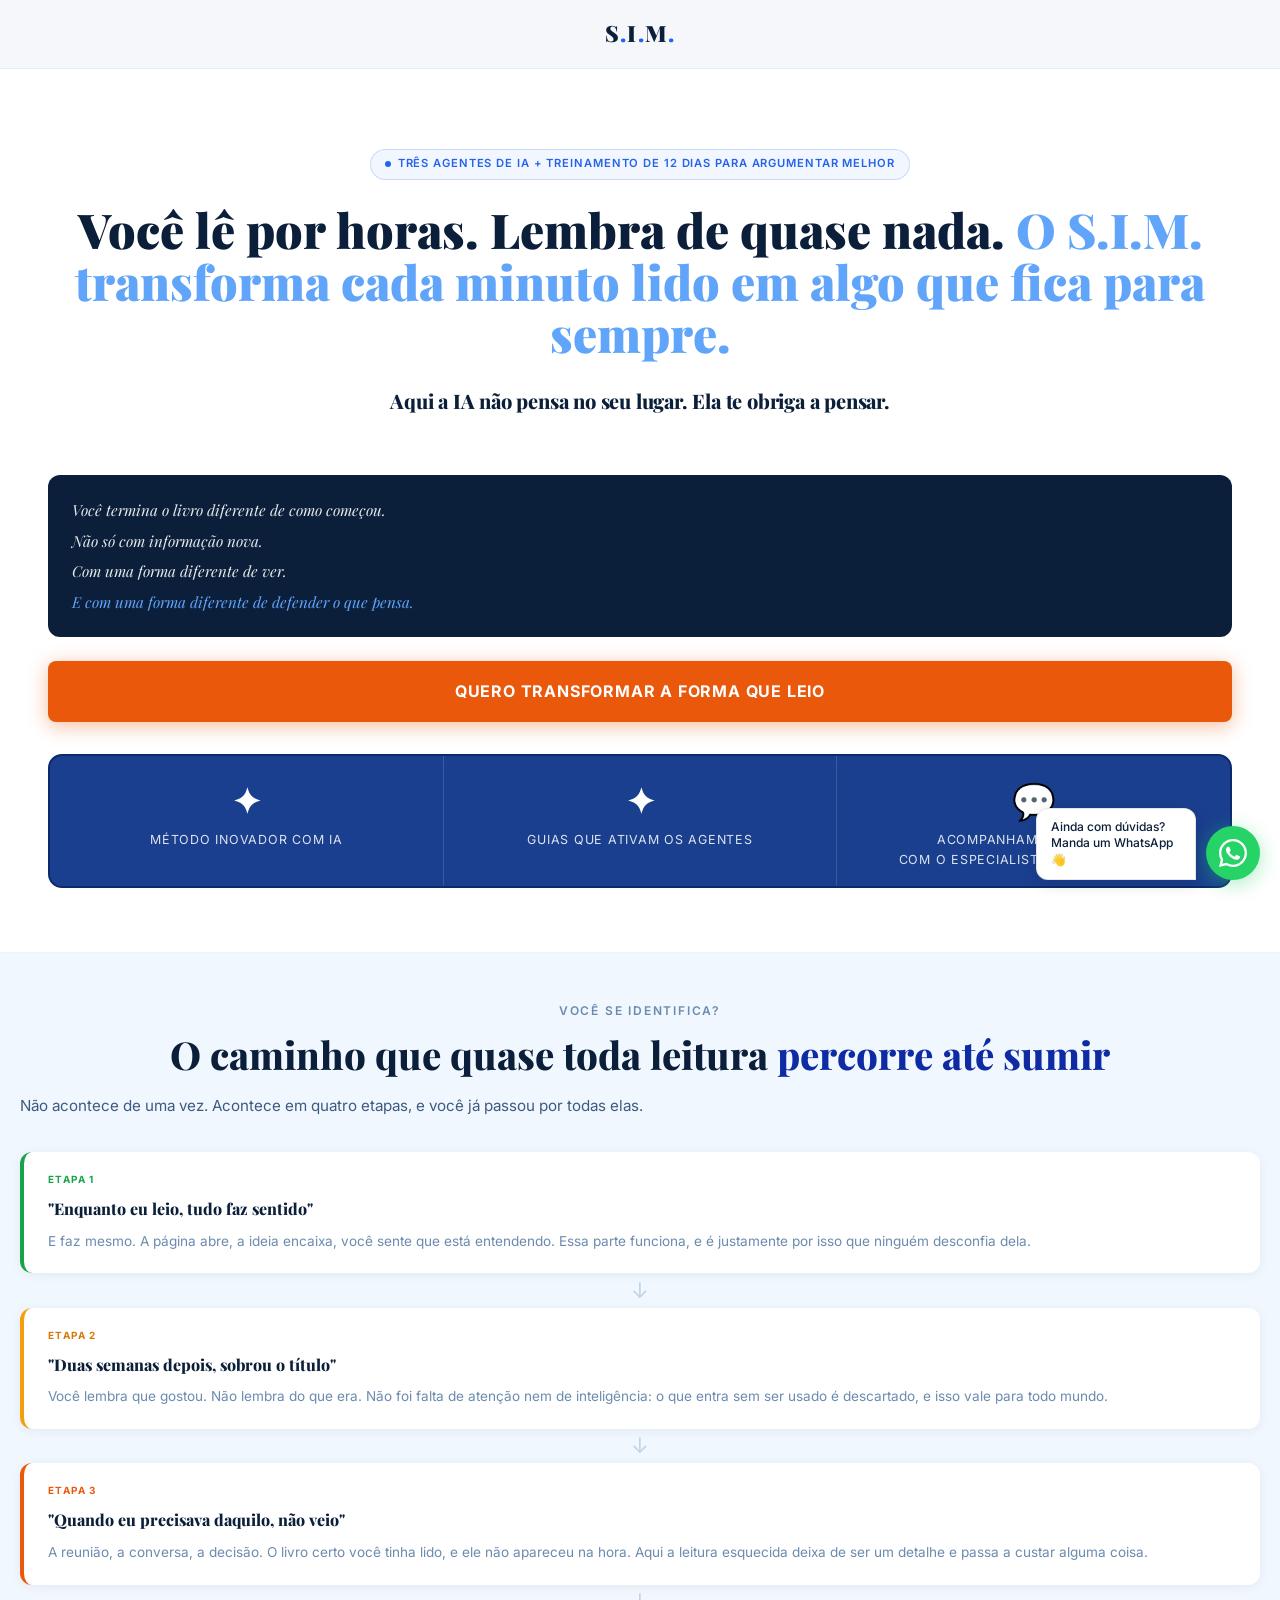
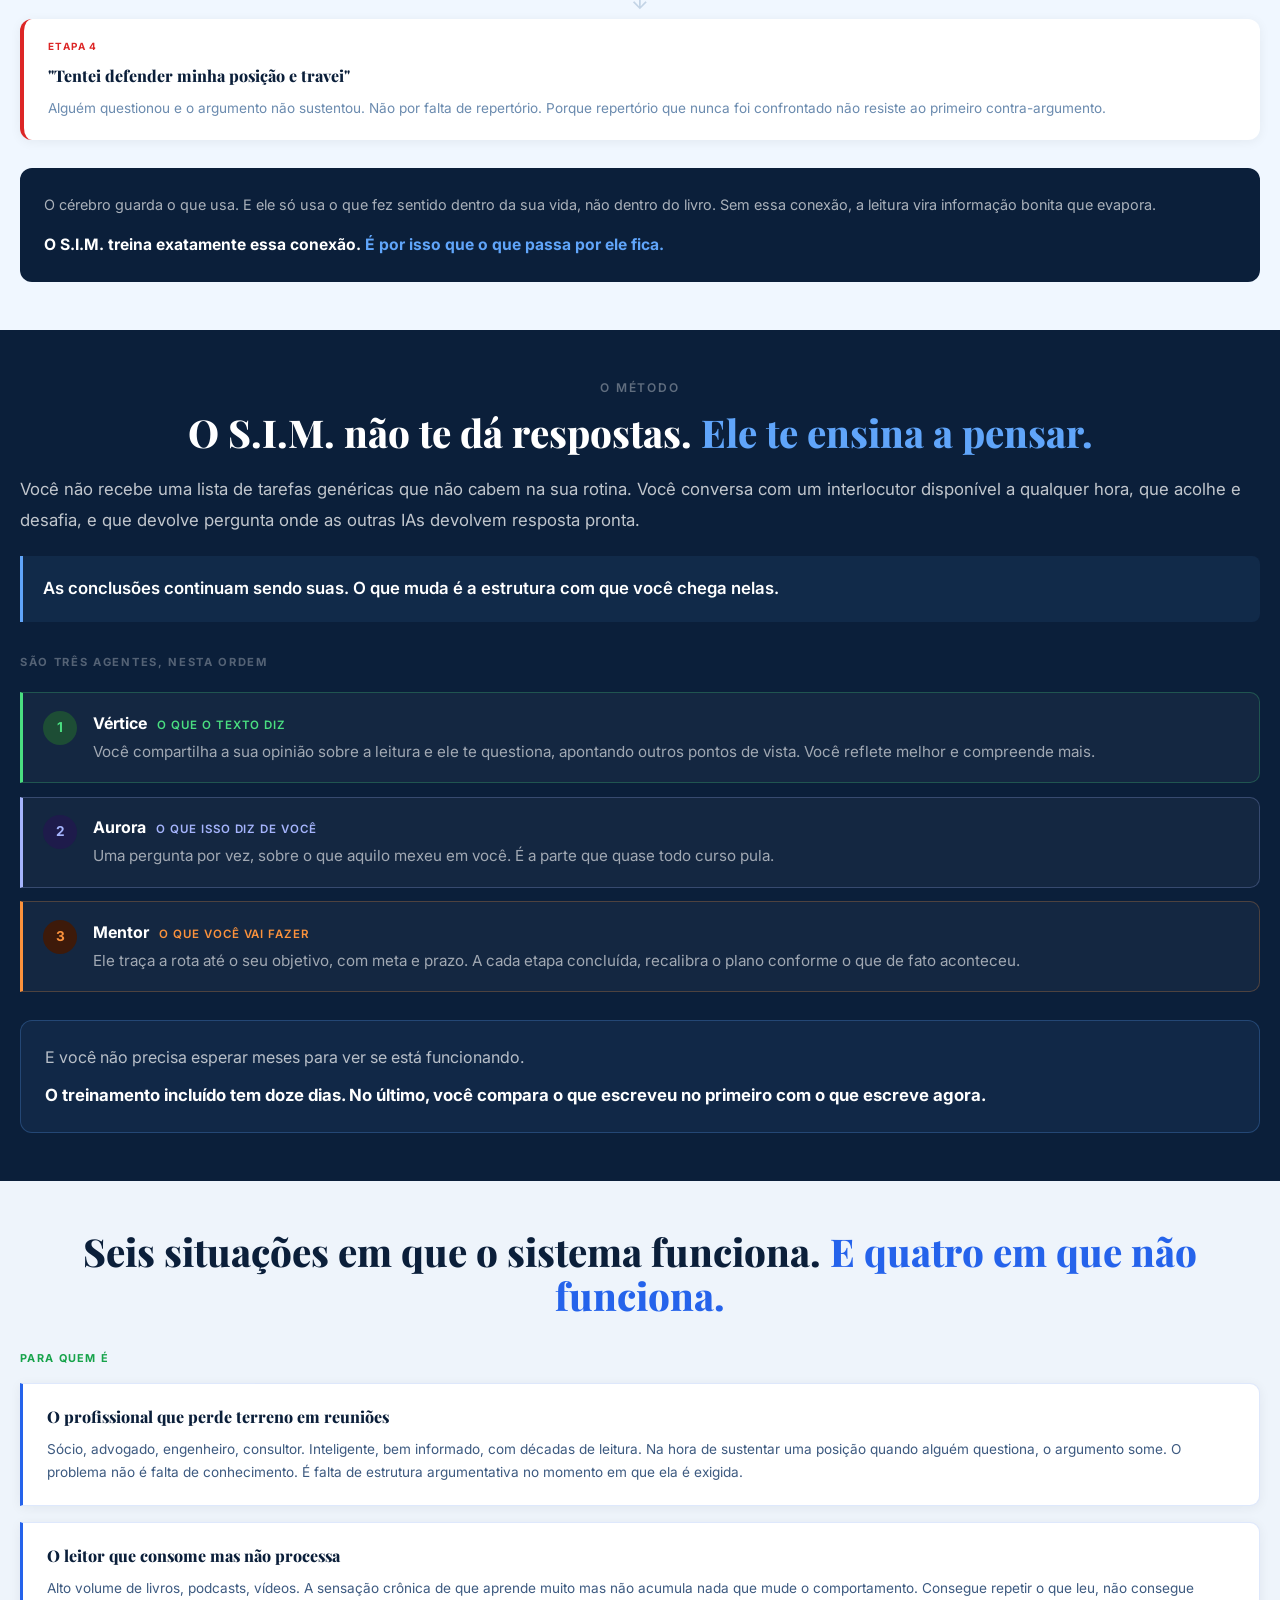
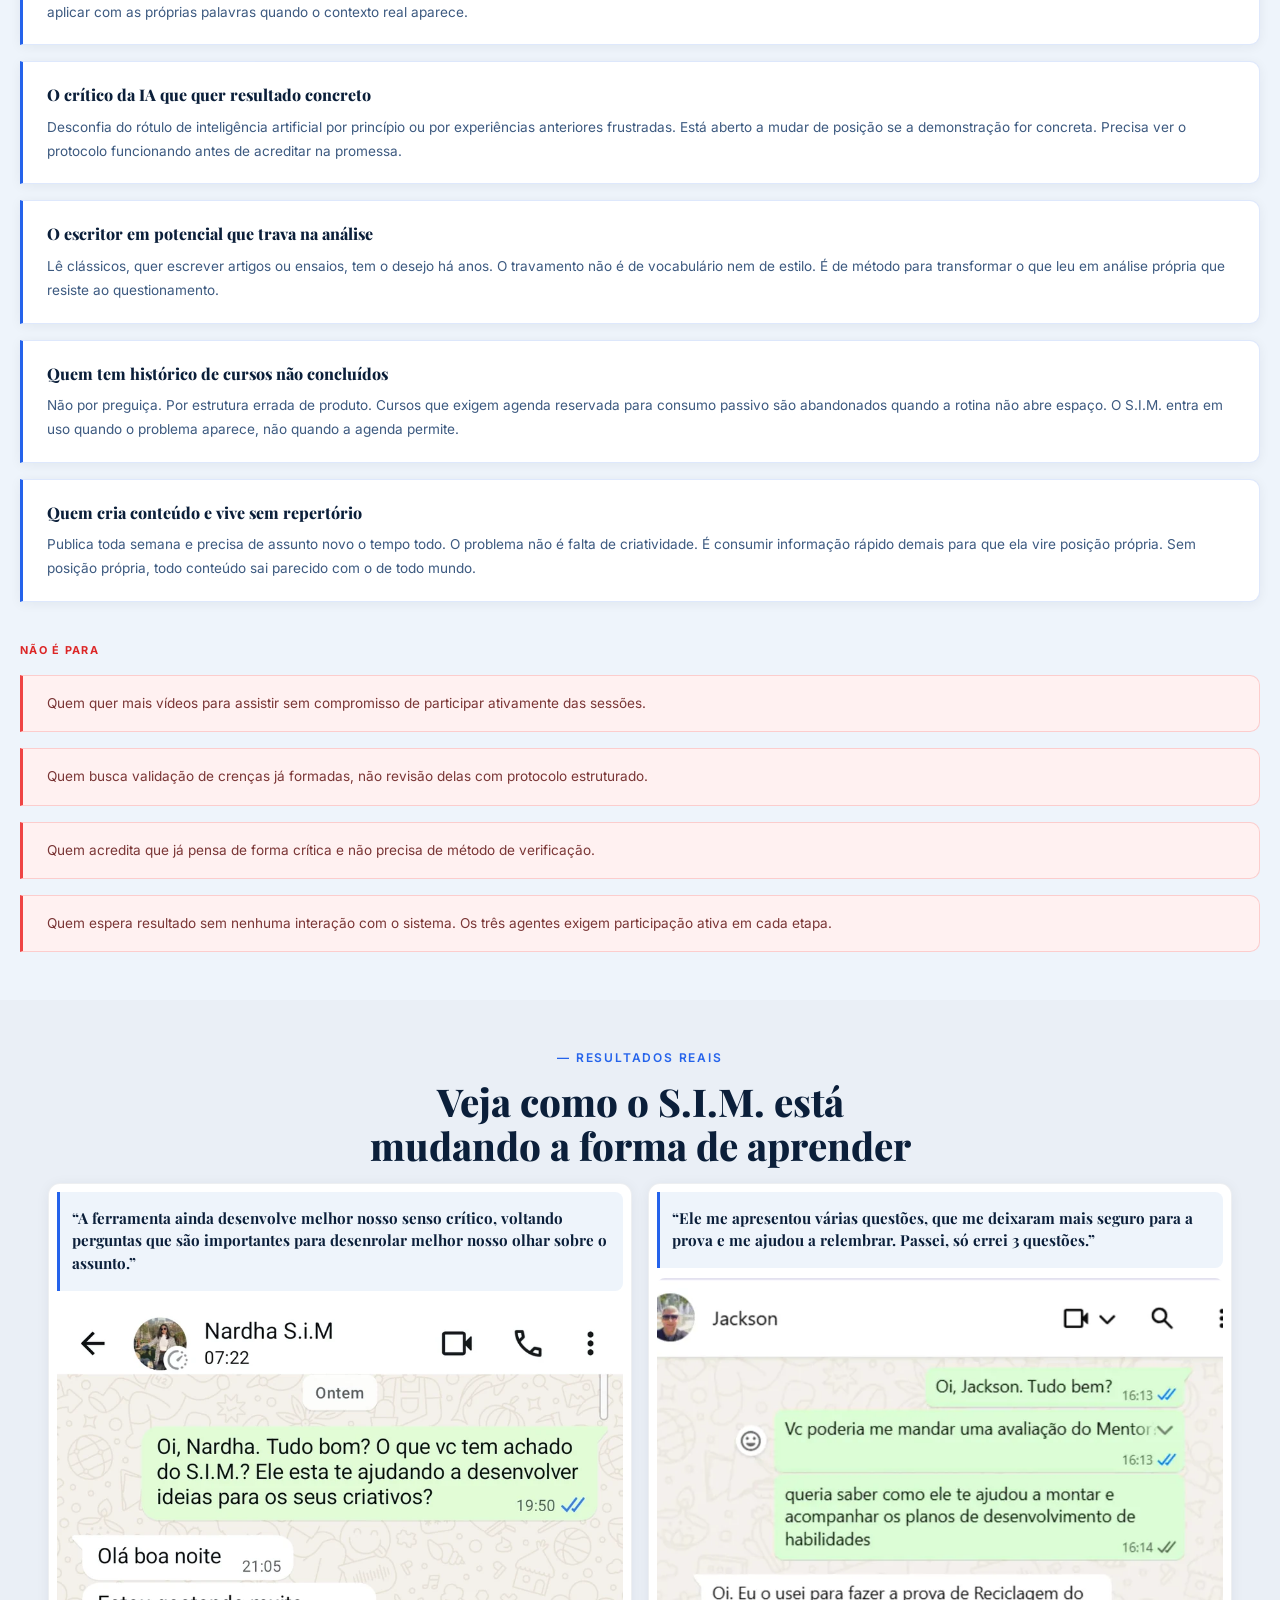
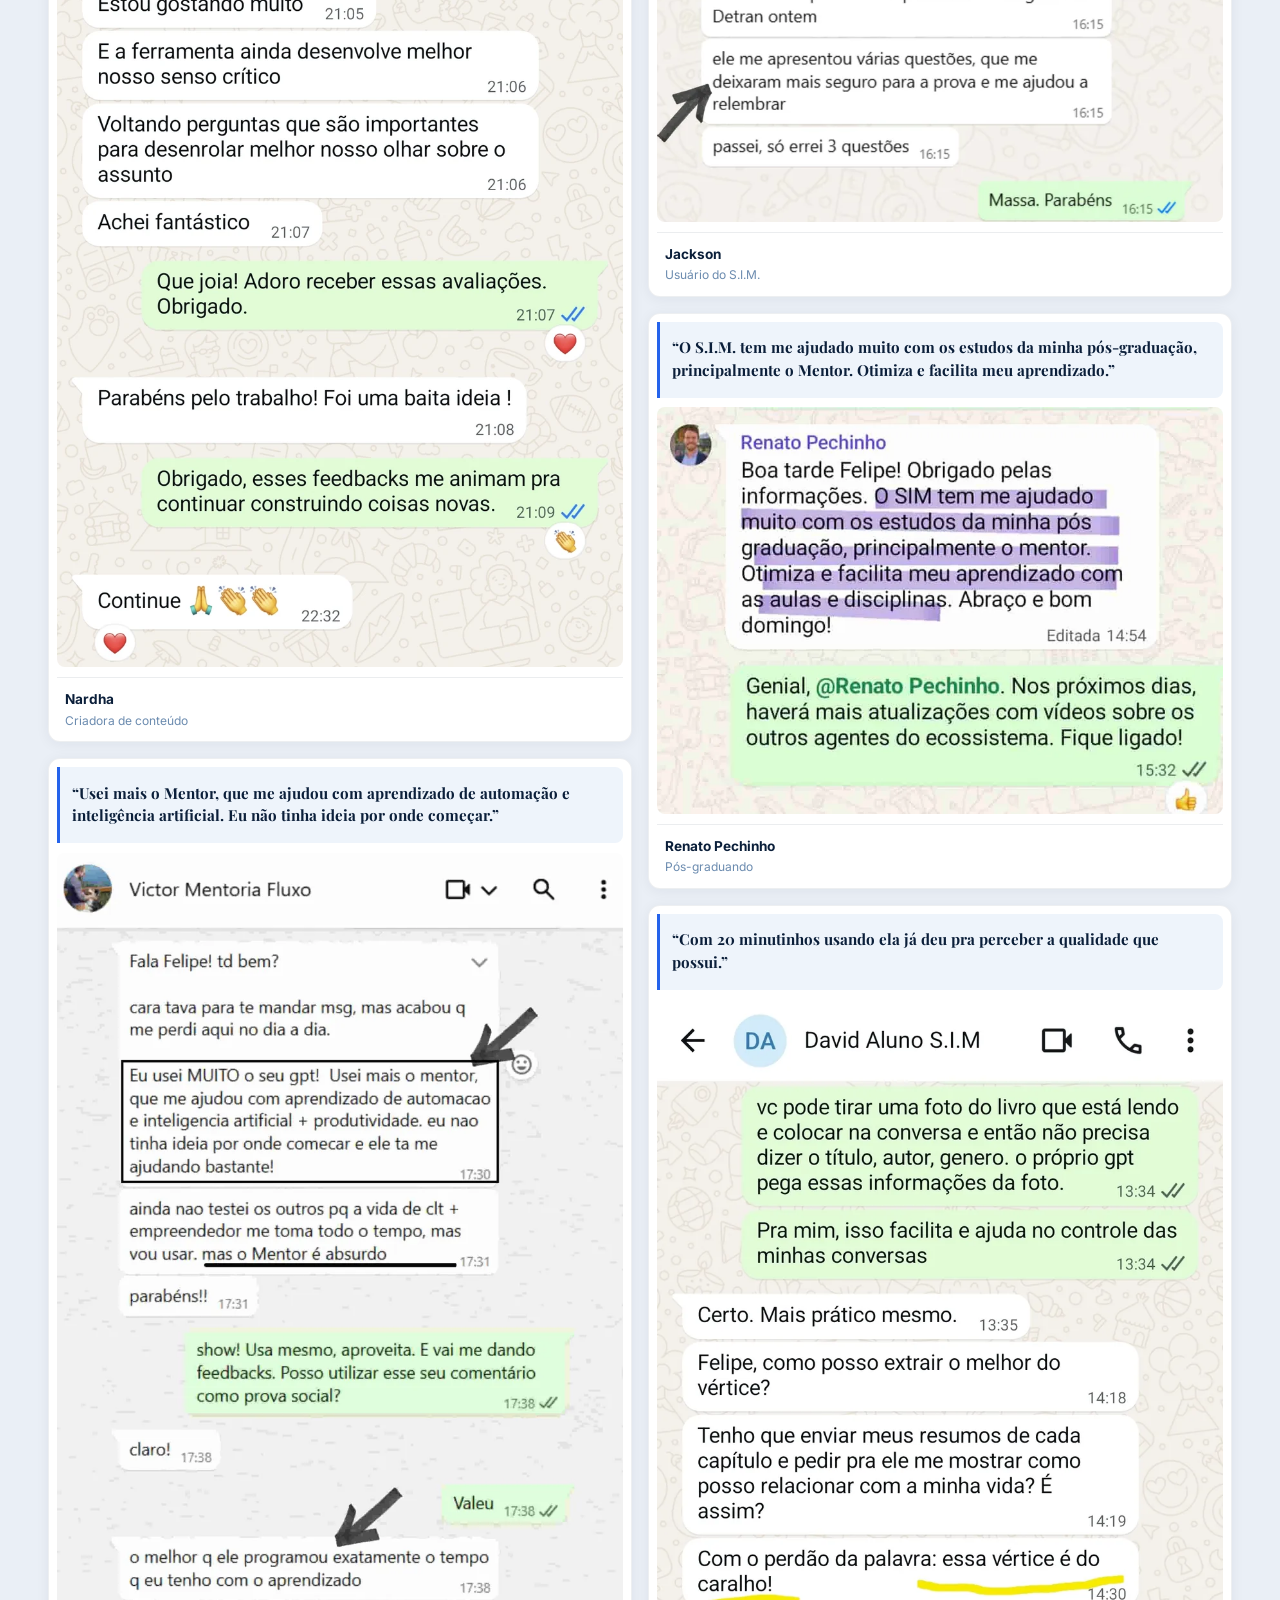
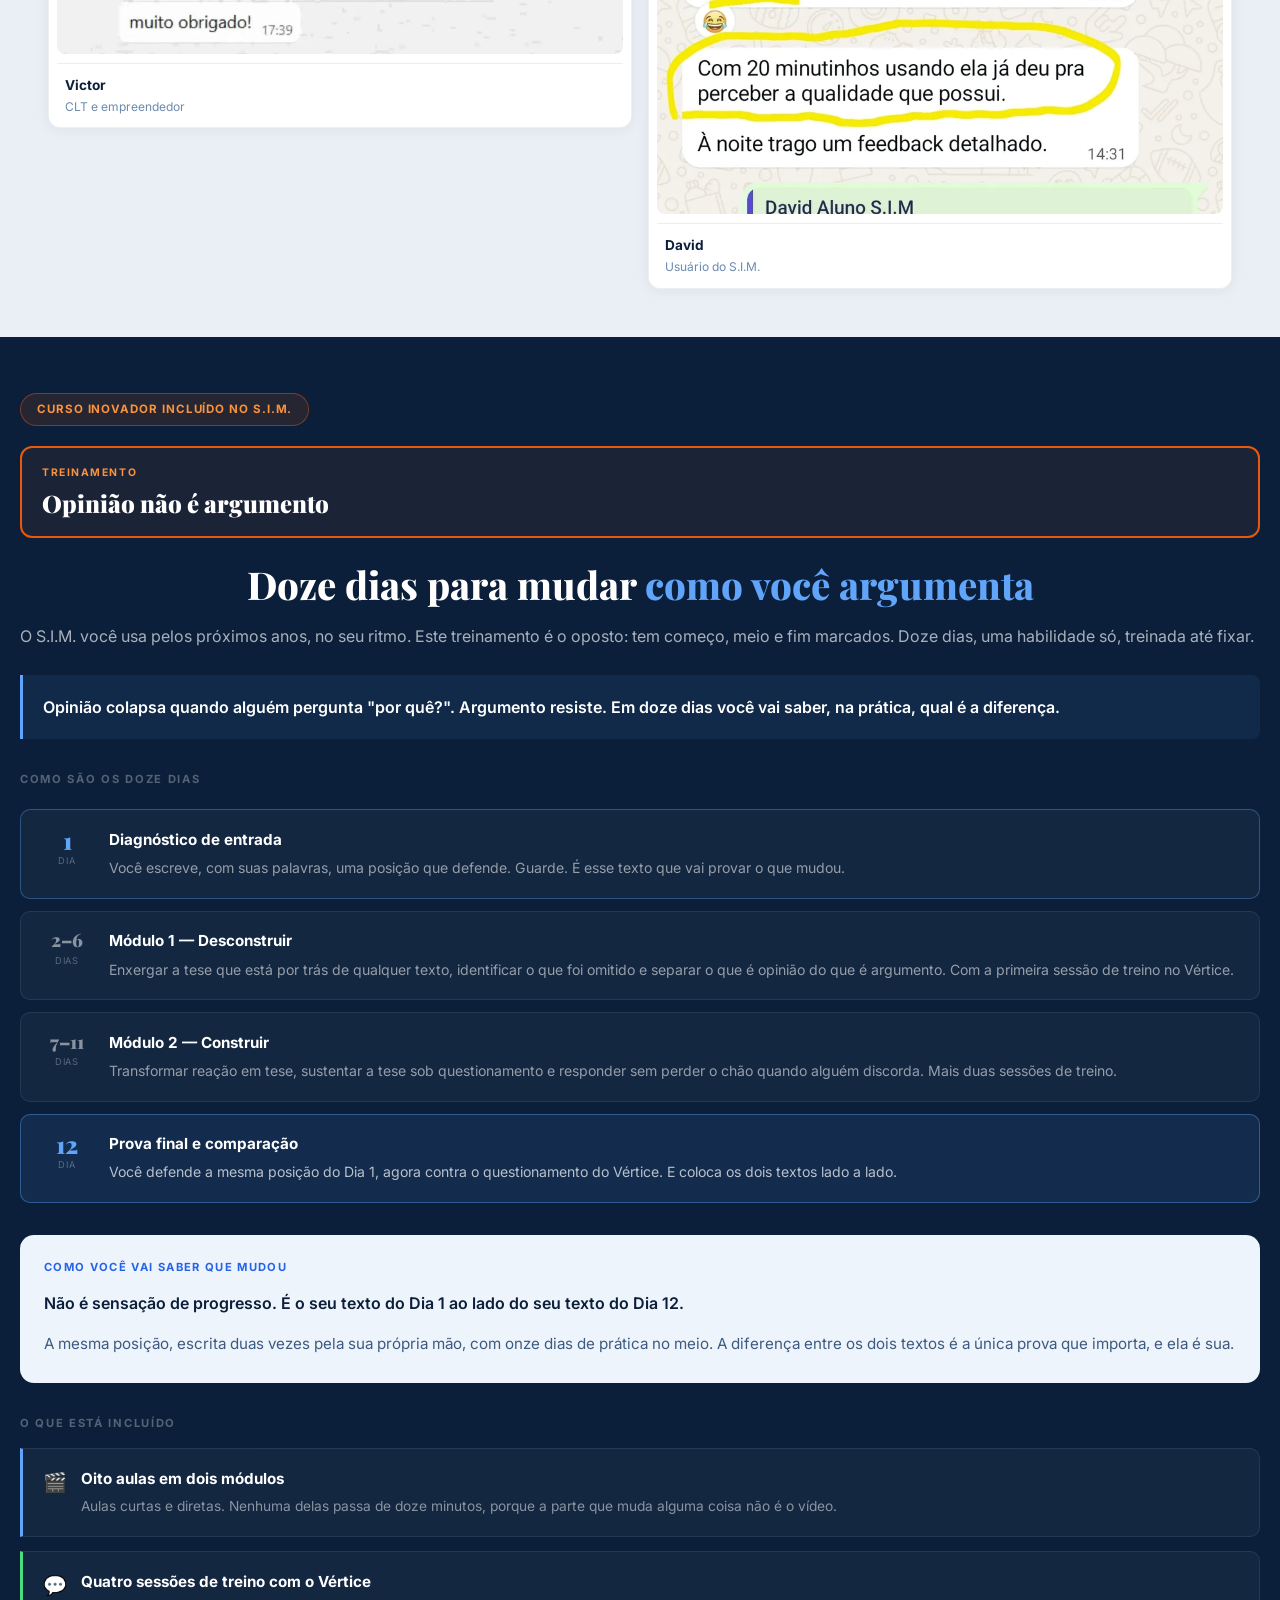
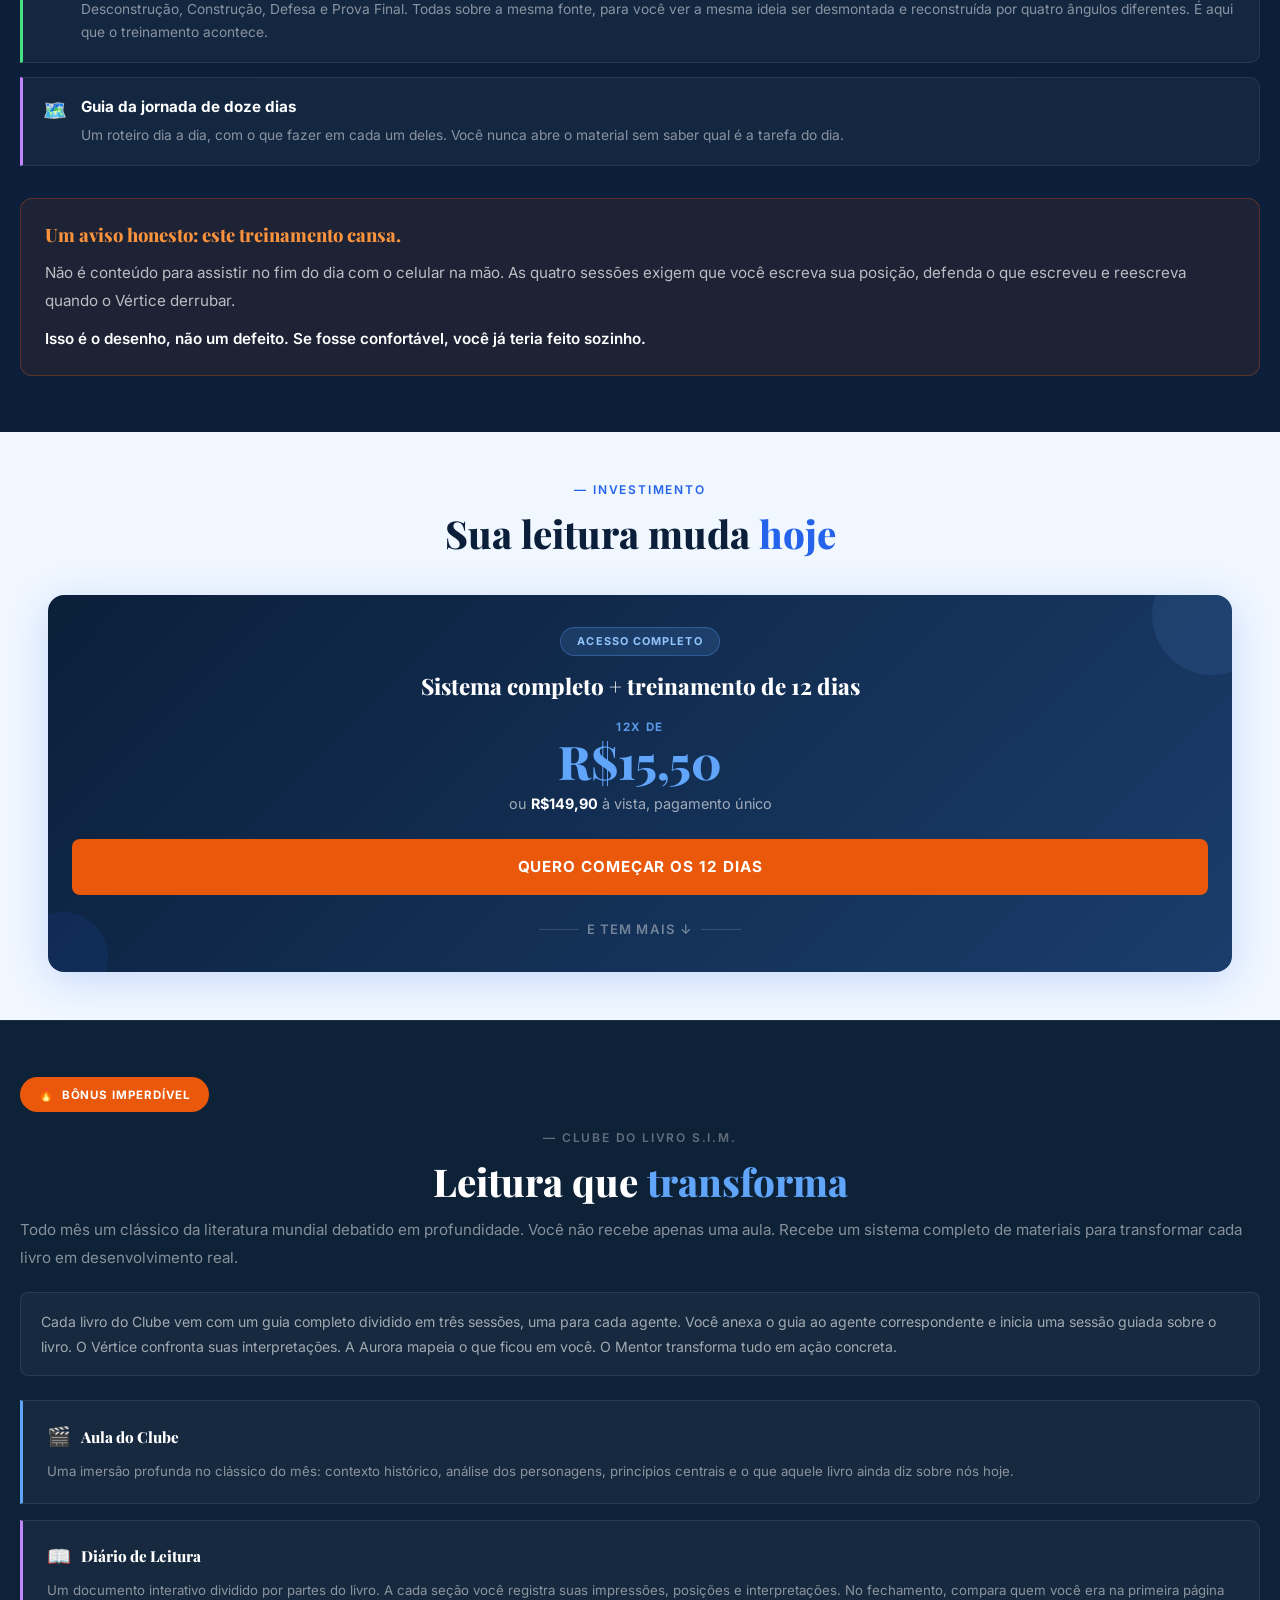
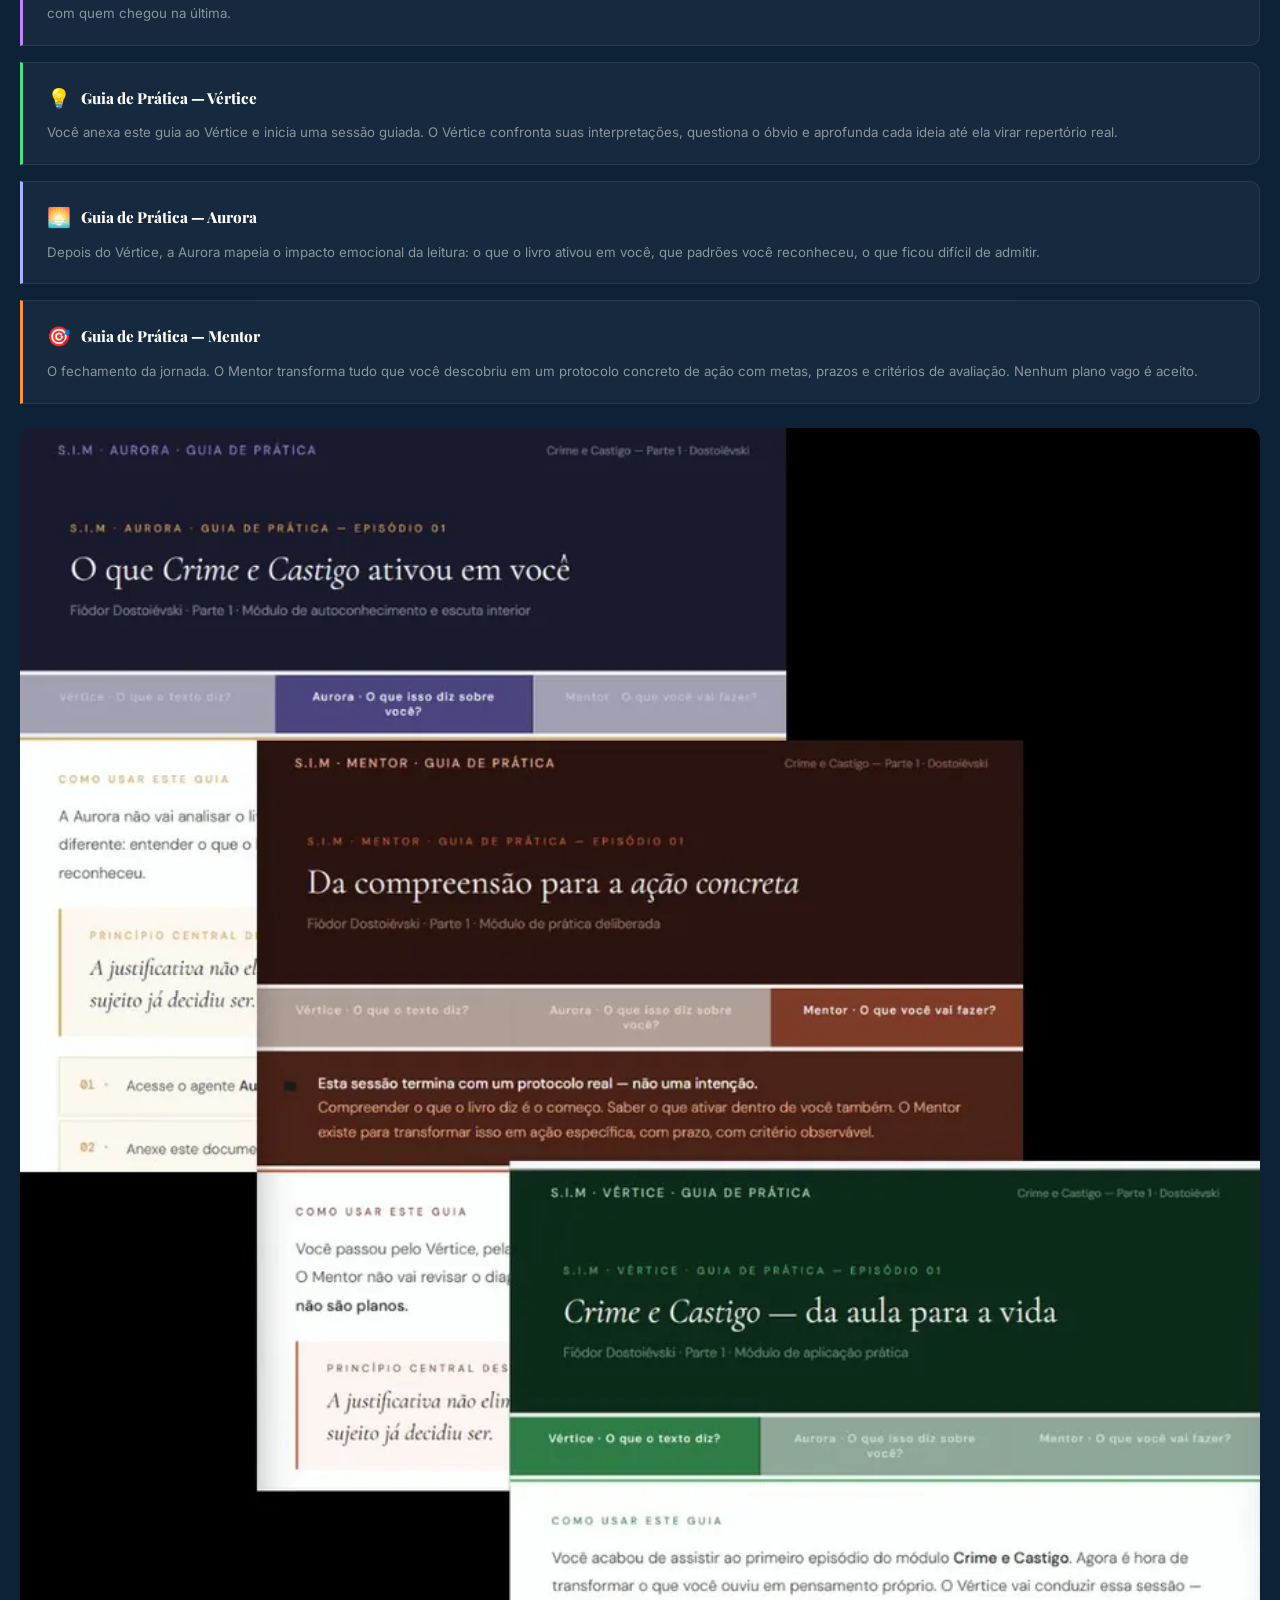
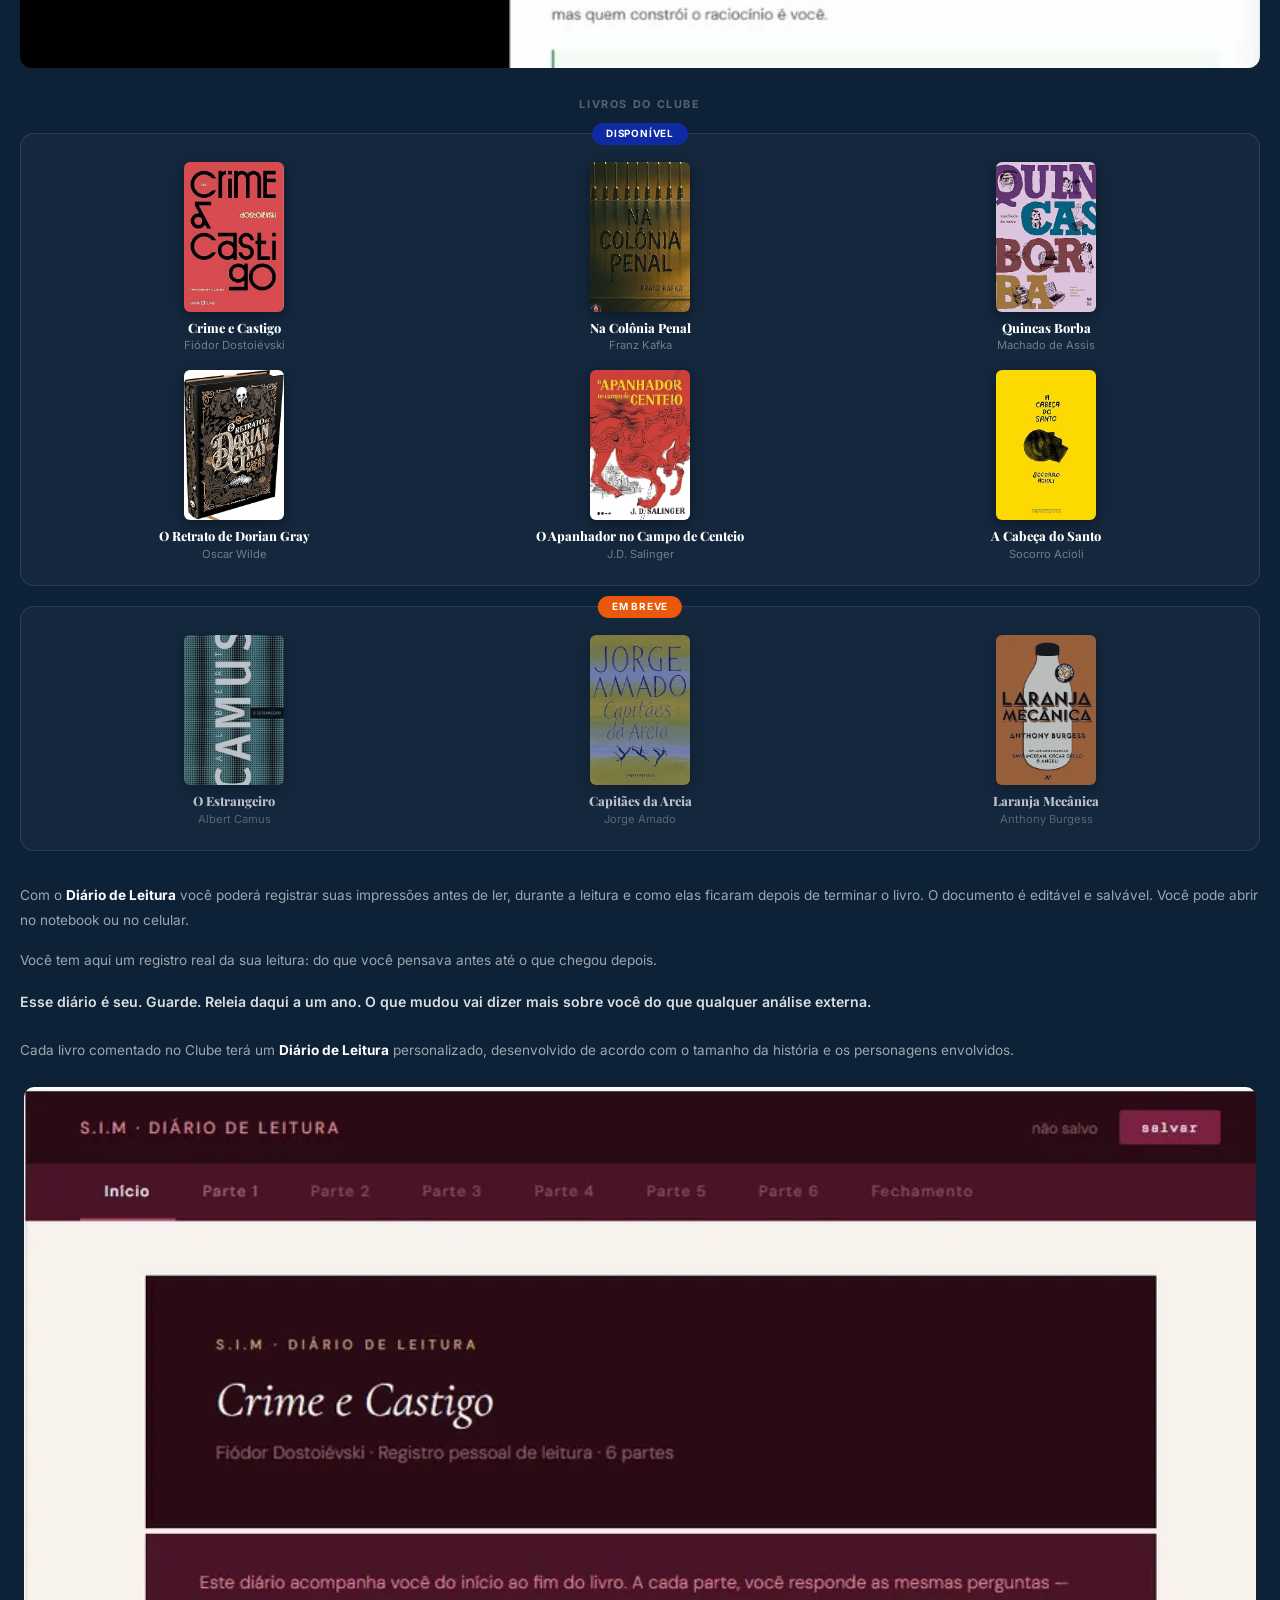
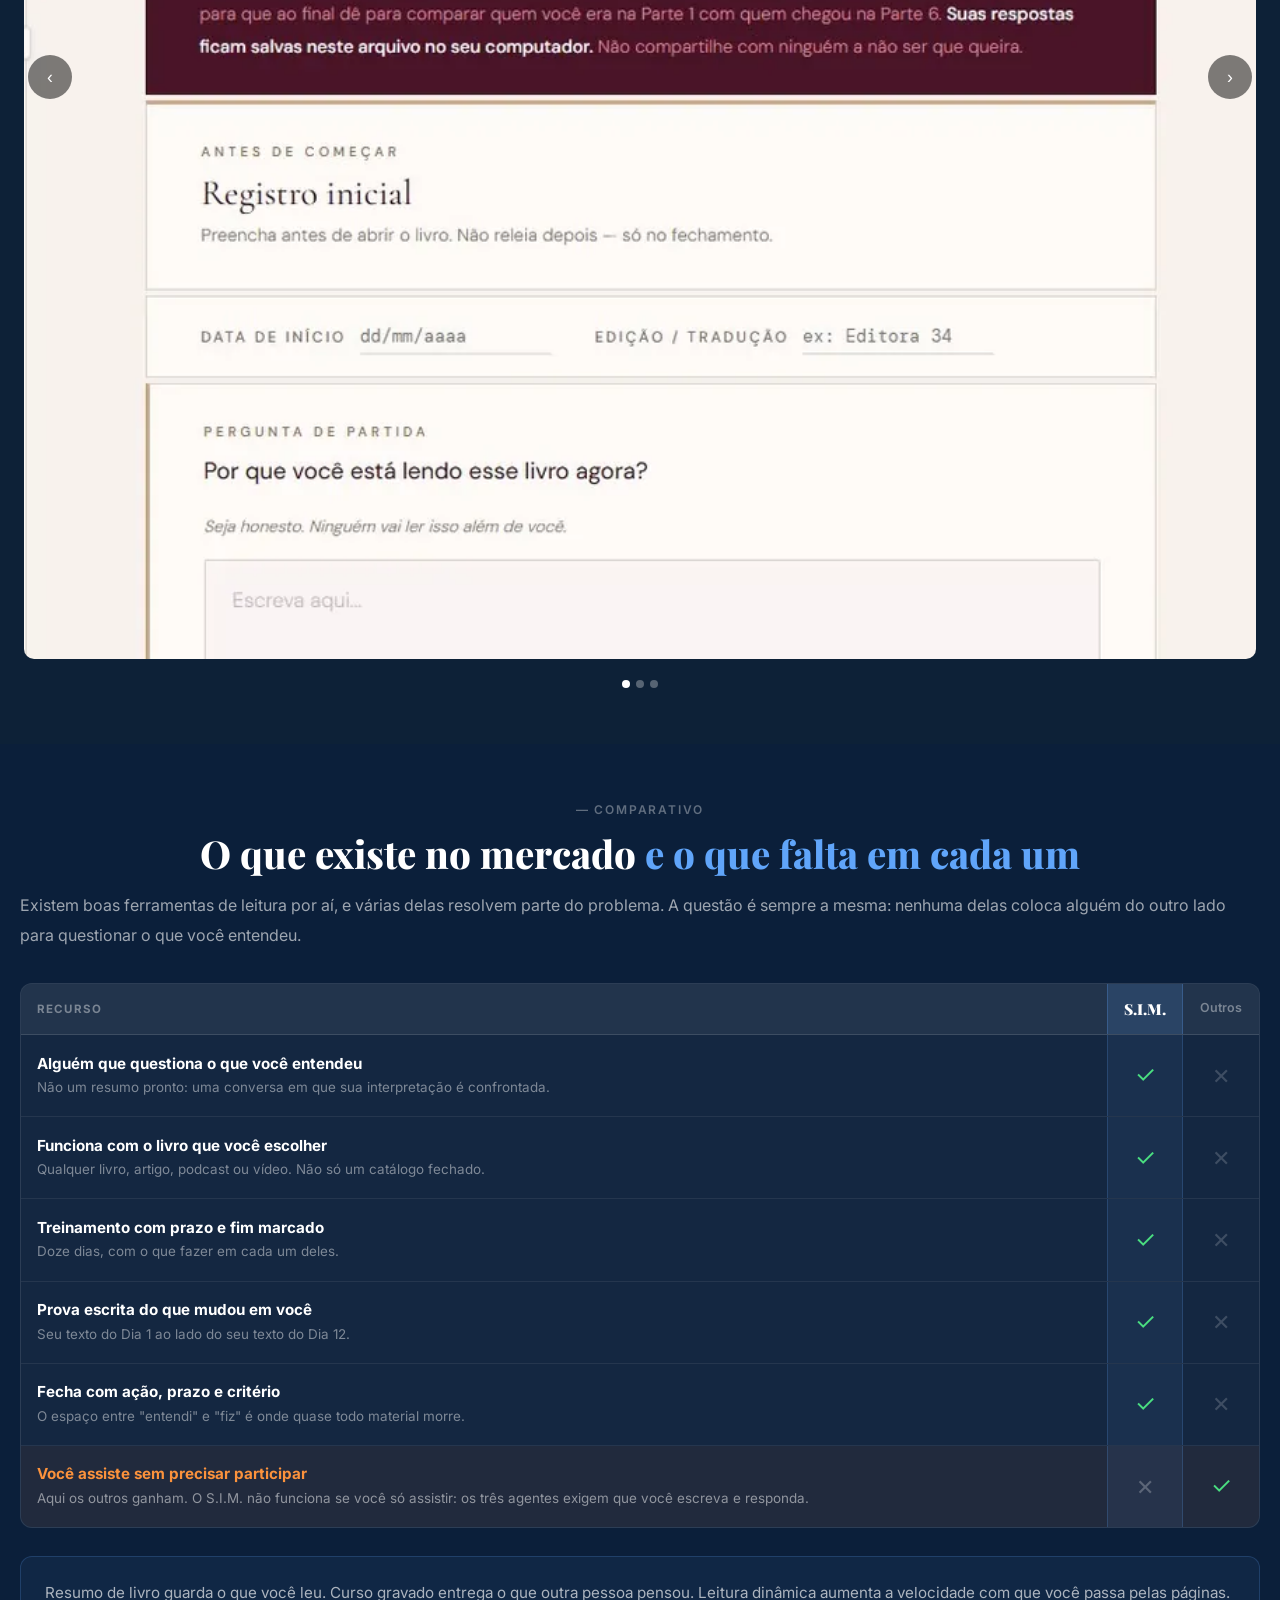
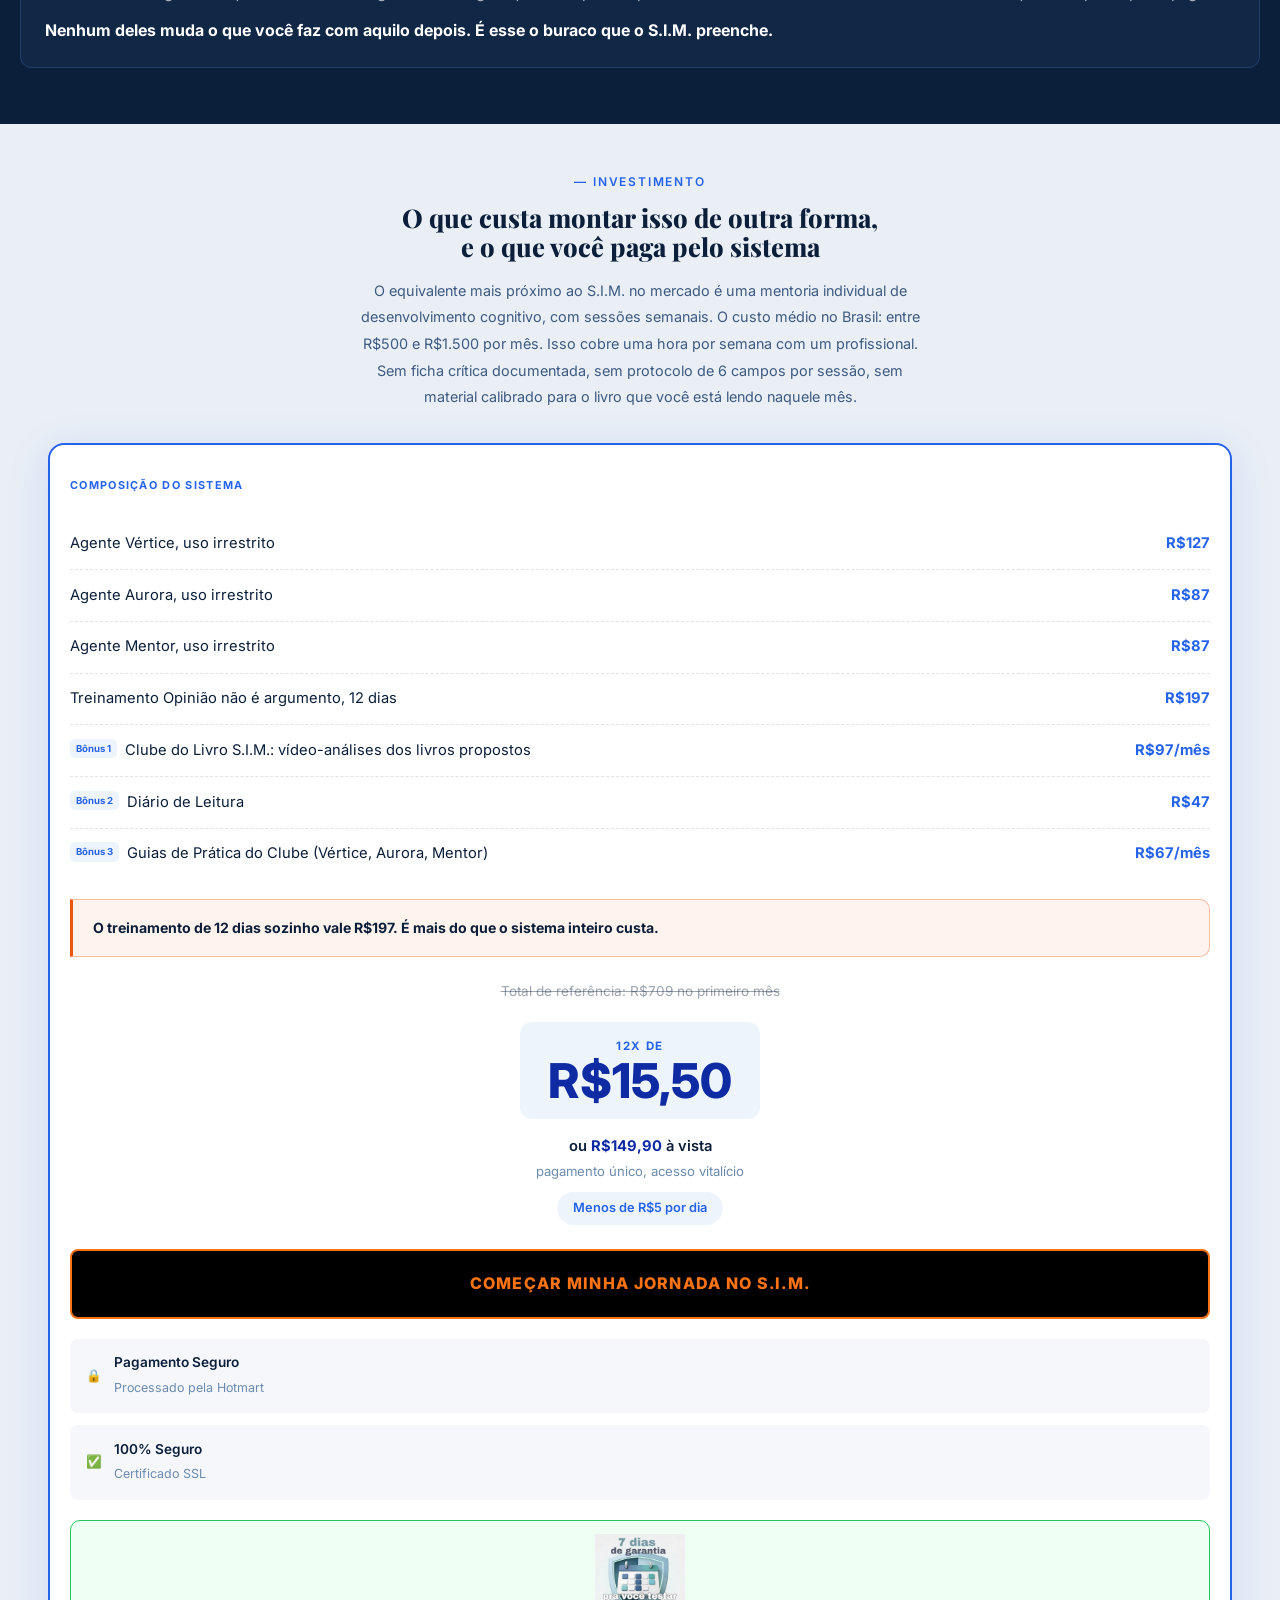
<file: index.html>
<!DOCTYPE html>
<html lang="pt-BR">
<head>
  <meta charset="UTF-8">
  <!-- Meta Pixel Code -->
  <script>
  !function(f,b,e,v,n,t,s)
  {if(f.fbq)return;n=f.fbq=function(){n.callMethod?
  n.callMethod.apply(n,arguments):n.queue.push(arguments)};
  if(!f._fbq)f._fbq=n;n.push=n;n.loaded=!0;n.version='2.0';
  n.queue=[];t=b.createElement(e);t.async=!0;
  t.src=v;s=b.getElementsByTagName(e)[0];
  s.parentNode.insertBefore(t,s)}(window, document,'script',
  'https://connect.facebook.net/en_US/fbevents.js');
  fbq('init', '1388178406296753');
  fbq('track', 'PageView');
  </script>
  <noscript>
    <img height="1" width="1" alt="" style="display:none"
    src="https://www.facebook.com/tr?id=1388178406296753&ev=PageView&noscript=1"/>
  </noscript>
  <!-- End Meta Pixel Code -->

  <!-- Microsoft Clarity -->
  <script type="text/javascript">
      (function(c,l,a,r,i,t,y){
          c[a]=c[a]||function(){(c[a].q=c[a].q||[]).push(arguments)};
          t=l.createElement(r);t.async=1;t.src="https://www.clarity.ms/tag/"+i;
          y=l.getElementsByTagName(r)[0];y.parentNode.insertBefore(t,y);
      })(window, document, "clarity", "script", "w54njaulph");
  </script>
  <!-- End Microsoft Clarity -->

  <meta name="viewport" content="width=device-width, initial-scale=1.0">
  <title>S.I.M. — Sistema Inteligente de Mentoria</title>
<meta name="description" content="S.I.M. — Sistema Inteligente de Mentoria. Três agentes de IA que transformam o que você lê, ouve e assiste em argumentação estruturada, com método e acompanhamento.">
  <link href="https://fonts.googleapis.com/css2?family=Playfair+Display:wght@700;800;900&family=Inter:wght@400;500;600;700&display=swap" rel="stylesheet">
  <style>
    *{margin:0;padding:0;box-sizing:border-box}
    :root{--bg:#F5F7FA;--bg2:#EAEFF6;--dark:#0B1F3A;--mid:#1A3D6B;--accent:#2563EB;--muted:#6B8BAF;--text2:#3D5A80;--white:#FFFFFF;--pad:1.25rem}
    html{scroll-behavior:smooth;overflow-x:hidden}
    body{background:var(--bg);font-family:'Inter',sans-serif;color:var(--dark);line-height:1.6;font-size:16px;overflow-x:hidden;width:100%}
    h1,h2,h3{font-family:'Playfair Display',serif}
    img{max-width:100%;display:block}
    nav{display:flex;justify-content:center;align-items:center;padding:1rem var(--pad);background:rgba(245,247,250,.97);border-bottom:1px solid rgba(37,99,235,.08);backdrop-filter:blur(10px);position:sticky;top:0;z-index:200}
    .nav-logo{font-family:'Playfair Display',serif;font-size:1.4rem;font-weight:900;color:var(--dark);letter-spacing:.05em;text-decoration:none}
    .nav-logo span{color:var(--accent)}
    .hero{padding:3rem var(--pad) 2.5rem;text-align:center;background:var(--white);border-bottom:1px solid rgba(37,99,235,.08)}
    .hero-badge{display:inline-flex;align-items:center;gap:.4rem;border:1px solid rgba(37,99,235,.2);background:rgba(37,99,235,.06);padding:.35rem .9rem;border-radius:100px;font-size:.7rem;font-weight:600;color:var(--accent);letter-spacing:.08em;text-transform:uppercase;margin-bottom:1.5rem}
    .badge-dot{width:6px;height:6px;border-radius:50%;background:var(--accent);animation:pulse 2s infinite}
    @keyframes pulse{0%,100%{opacity:1}50%{opacity:.3}}
    .hero h1{font-size:clamp(2rem,8vw,3rem);font-weight:900;line-height:1.08;color:var(--dark);margin-bottom:1.25rem}
    .hero h1 .accent{color:var(--accent)}
    .hero h1 .dim{color:var(--muted)}
    .hero-sub{font-size:1rem;color:var(--muted);line-height:1.7;margin:0 auto 2rem}
    .hero-photo{width:100%;height:220px;background:var(--bg2);border-radius:12px;border:2px dashed rgba(37,99,235,.18);display:flex;flex-direction:column;align-items:center;justify-content:center;gap:.4rem;color:var(--muted);font-size:.78rem}
    .hero-photo .ph-icon{font-size:1.8rem;opacity:.35}
    .hero-stats{display:flex;justify-content:center;gap:0;margin-top:2rem;flex-wrap:wrap;border:2px solid #0B2A6B;border-radius:14px;overflow:hidden;background:#1A3F8F}
    .hero-stats>div{flex:1;min-width:120px;padding:1rem .75rem;text-align:center;border-right:1px solid rgba(255,255,255,.15)}
    .hero-stats>div:last-child{border-right:none}
    .hero-stats .stat-num{color:#fff;font-size:2.2rem}
    .hero-stats .stat-label{color:rgba(255,255,255,.85);font-size:.78rem}
    .stat-num{font-family:'Playfair Display',serif;font-size:1.6rem;font-weight:700;color:var(--accent)}
    .stat-label{font-size:.68rem;color:var(--muted);margin-top:.1rem;text-transform:uppercase;letter-spacing:.06em}
    section{padding:3rem var(--pad)}
    .section-label{font-size:.65rem;font-weight:600;letter-spacing:.15em;text-transform:uppercase;color:var(--accent);margin-bottom:.75rem;display:block;text-align:center}
    .section-title{font-size:clamp(1.6rem,6vw,2.4rem);font-weight:800;line-height:1.15;color:var(--dark);margin-bottom:1rem;text-align:center}
    .section-title .accent{color:var(--accent)}
    .section-title .muted{color:var(--muted)}
    .section-sub{font-size:.95rem;color:var(--muted);line-height:1.75}
    .problema{background:var(--white);border-top:3px solid var(--accent)}
    .ciclo{display:flex;flex-direction:column;gap:0;margin-top:2rem;width:100%}
    .ciclo-item{padding:.85rem 1rem;border:1px solid rgba(11,31,58,.08);font-size:.88rem;color:var(--text2);font-weight:500;background:var(--bg2);text-align:center;width:100%}
    .ciclo-item.highlight{background:var(--accent);border-color:var(--accent);color:#fff;font-weight:700}
    .ciclo-arrow{text-align:center;color:var(--accent);opacity:.5;font-size:1.1rem;padding:.2rem 0}
    @media(max-width:600px){.ciclo{flex-direction:column!important;gap:0!important}.ciclo-arrow{padding:.1rem 0}}
    .demonstracao{background:#0B1F3A}
    .demonstracao .section-label{color:rgba(255,255,255,.6)}
    .demonstracao .section-title{color:#fff}
    .demonstracao .section-sub{color:rgba(255,255,255,.7)}
    .demonstracao .demo-especialista-texto p{color:rgba(255,255,255,.85)}
    .demonstracao img{opacity:.95}
    .demo-especialista{display:flex;flex-direction:column;align-items:center;gap:1.5rem;margin-top:2rem}
    .demo-especialista img{width:100%;max-width:360px;border-radius:16px;border:3px solid rgba(255,255,255,.1)}
    .demo-especialista-texto{color:rgba(255,255,255,.85);font-size:.95rem;line-height:1.8;text-align:left}
    .demo-especialista-texto strong{color:#fff}
    .demo-telas{display:flex;flex-direction:column;gap:2rem;margin-top:2.5rem}
    .demo-tela{display:flex;flex-direction:column;gap:1rem;background:rgba(255,255,255,.04);border:1px solid rgba(255,255,255,.08);border-radius:16px;padding:1.25rem;overflow:hidden}
    .demo-tela img{width:100%;max-width:360px;border-radius:10px;border:1px solid rgba(255,255,255,.1);display:block;margin:0 auto}
    .demo-tela-titulo{font-size:1rem;font-weight:700;color:#fff}
    .demo-tela-desc{font-size:.88rem;color:rgba(255,255,255,.6);line-height:1.7}
    .demo-tela-label{display:inline-block;background:var(--accent);color:#fff;font-size:.7rem;font-weight:700;padding:.2rem .6rem;border-radius:99px;letter-spacing:.05em;margin-bottom:.4rem}
    .objecoes{background:var(--bg)}
    .obj-lista{display:flex;flex-direction:column;gap:.85rem;margin-top:2rem}
    .obj-card{display:flex;align-items:center;gap:1rem;padding:1rem 1.1rem;background:#FFF1F1;border:1px solid rgba(239,68,68,.12);border-radius:12px;font-size:.88rem;color:var(--dark)}
    .obj-card.sim{background:#F0FFF4;border-color:rgba(34,197,94,.2);font-weight:600}
    .obj-icon{font-size:1.2rem;flex-shrink:0}
    .etapas{background:var(--dark)}
    .etapas .section-label{color:rgba(255,255,255,.4)}
    .etapas .section-title{color:#fff}
    .etapas .section-title .accent{color:#60A5FA}
    .etapas-lista{display:flex;flex-direction:column;gap:1px;background:rgba(255,255,255,.08);margin-top:2rem;border:1px solid rgba(255,255,255,.08);border-radius:8px;overflow:hidden}
    .etapa{padding:1.5rem;background:var(--dark);display:flex;gap:1rem;align-items:flex-start}
    .etapa-num{font-family:'Playfair Display',serif;font-size:1.8rem;font-weight:900;color:rgba(96,165,250,.25);line-height:1;flex-shrink:0;width:2rem}
    .etapa-nome{font-family:'Playfair Display',serif;font-size:1rem;font-weight:700;color:#fff;margin-bottom:.4rem}
    .etapa-desc{font-size:.82rem;color:rgba(255,255,255,.45);line-height:1.65}
    .etapa-conclusao{margin-top:1.5rem;padding:1.25rem;border:1px solid rgba(96,165,250,.2);border-radius:8px;background:rgba(96,165,250,.06);font-size:.9rem;color:rgba(255,255,255,.65);font-style:italic;text-align:center;line-height:1.6}
    .etapa-conclusao strong{color:#60A5FA;font-style:normal}
    .transform{background:var(--bg2)}
    .transform-cards{display:flex;flex-direction:column;gap:1rem;margin-top:2rem}
    .transform-col{padding:1.5rem;border-radius:12px;border:1px solid rgba(11,31,58,.08);width:100%}
    .antes-col{background:var(--white)}
    .depois-col{background:var(--dark)}
    .col-header{font-size:.68rem;font-weight:700;letter-spacing:.15em;text-transform:uppercase;margin-bottom:1.25rem;display:flex;align-items:center;gap:.5rem}
    .col-header.antes{color:var(--muted)}
    .col-header.depois{color:#60A5FA}
    .col-header::before{content:'';width:16px;height:1px}
    .col-header.antes::before{background:var(--muted)}
    .col-header.depois::before{background:#60A5FA}
    .t-item{font-size:.9rem;font-weight:500;padding:.7rem 0;border-bottom:1px solid rgba(11,31,58,.05);display:flex;align-items:center;gap:.6rem}
    .depois-col .t-item{border-bottom-color:rgba(255,255,255,.06)}
    .t-item.antes-i{color:var(--muted)}
    .t-item.depois-i{color:rgba(255,255,255,.85)}
    .t-icon{font-size:.8rem;width:18px;text-align:center;flex-shrink:0}
    .agentes{background:#F0F7FF}
    .agentes-grid{display:flex;flex-direction:column;gap:.85rem;margin-top:2rem}
    .agente-card{background:var(--bg);border:1px solid rgba(37,99,235,.1);border-radius:12px;border-top:3px solid var(--accent);padding:1.5rem}
    .agente-topo{display:flex;align-items:center;gap:.75rem;margin-bottom:.6rem}
    .agente-icon{width:36px;height:36px;background:rgba(37,99,235,.08);border-radius:8px;display:flex;align-items:center;justify-content:center;font-size:1rem;flex-shrink:0}
    .agente-nome{font-family:'Playfair Display',serif;font-size:1rem;font-weight:700;color:var(--dark)}
    .agente-tag{font-size:.65rem;font-weight:600;color:var(--accent);text-transform:uppercase;letter-spacing:.08em}
    .agente-desc{font-size:.84rem;color:var(--muted);line-height:1.6}
    .para-quem{background:var(--bg2)}
    .para-quem-box{background:var(--dark);border-radius:12px;padding:1.5rem;color:rgba(255,255,255,.65);font-size:.9rem;line-height:1.7;margin:1.5rem 0}
    .para-quem-box strong{display:block;font-family:'Playfair Display',serif;font-size:1.05rem;font-weight:700;color:#fff;margin-bottom:.6rem}
    .pq-lista{display:flex;flex-direction:column}
    .pq-item{display:flex;align-items:flex-start;gap:.85rem;padding:1rem 0;border-bottom:1px solid rgba(11,31,58,.07)}
    .pq-arrow{color:var(--accent);font-size:.85rem;flex-shrink:0;margin-top:.15rem}
    .pq-texto strong{display:block;font-size:.9rem;font-weight:600;color:var(--dark);margin-bottom:.15rem}
    .pq-texto span{font-size:.82rem;color:var(--muted)}
    .transformacao{background:var(--white)}
    .transf-foto{width:100%;height:200px;background:var(--bg2);border-radius:12px;border:2px dashed rgba(37,99,235,.18);display:flex;flex-direction:column;align-items:center;justify-content:center;gap:.4rem;color:var(--muted);font-size:.78rem;margin:1.5rem 0}
    .transf-foto .ph-icon{font-size:1.8rem;opacity:.35}
    .transf-lista{display:flex;flex-direction:column;gap:.85rem}
    .transf-item{display:flex;align-items:flex-start;gap:.85rem;padding:1.1rem;background:var(--dark);border:1px solid rgba(255,255,255,.08);border-radius:10px}
    .transf-q{font-family:'Playfair Display',serif;font-size:1.4rem;font-weight:900;color:rgba(255,255,255,.15);line-height:1;flex-shrink:0}
    .transf-titulo{font-size:.9rem;font-weight:600;color:#fff;margin-bottom:.2rem}
    .transf-desc{font-size:.82rem;color:rgba(255,255,255,.65);line-height:1.6}
    .depoimentos{background:var(--bg2)}
    .dep-grid{column-count:1;column-gap:1rem}
    .dep-card{background:var(--white);border:1px solid rgba(11,31,58,.07);border-radius:12px;padding:8px;box-shadow:0 2px 14px rgba(11,31,58,.06);break-inside:avoid;margin:0 0 1rem}
    .dep-print{display:block;width:100%;height:auto;border-radius:8px}
    .dep-quote{font-family:'Playfair Display',serif;font-size:.95rem;font-weight:700;color:var(--dark);line-height:1.5;padding:.9rem .75rem 1rem;border-left:3px solid #2563EB;background:#EEF4FB;border-radius:0 8px 8px 0;margin:0 0 .6rem}
    .dep-cap{padding:.7rem .5rem .2rem;border-top:1px solid rgba(11,31,58,.08);margin-top:.6rem}
    .dep-nome{display:block;font-size:.85rem;font-weight:700;color:var(--dark)}
    .dep-papel{display:block;font-size:.75rem;color:var(--muted)}
    .dep-placeholder{padding:2rem;background:var(--bg2);display:flex;align-items:center;justify-content:center;color:var(--muted);font-size:.78rem}
    .dep-card-body{padding:1.1rem}
    .dep-texto{font-size:.88rem;color:var(--text2);line-height:1.7;font-style:italic;margin-bottom:.6rem}
    .dep-autor{font-size:.78rem;font-weight:700;color:var(--dark)}
    .preco{background:var(--bg2)}
    .preco .section-title{font-size:1.6rem}
    .preco .section-title span{color:var(--accent)}
    .preco-card{background:var(--white);border:2px solid var(--accent);border-radius:16px;padding:2rem 1.25rem;margin-top:2rem;position:relative;box-shadow:0 8px 40px rgba(37,99,235,.15);text-align:center}
    .preco-fire{font-size:2.2rem;margin-bottom:.5rem}
    .preco-valor{font-family:'Playfair Display',serif;font-size:3.2rem;font-weight:900;color:var(--accent);line-height:1;margin-bottom:.3rem}
    .preco-sub{font-size:.85rem;color:var(--muted);margin-bottom:1.5rem}
    .preco-label{font-size:.7rem;font-weight:700;text-transform:uppercase;letter-spacing:.08em;color:var(--muted);margin-bottom:.75rem;text-align:left}
    .preco-lista{margin-bottom:1.25rem;text-align:left}
    .preco-item{display:flex;align-items:center;gap:.7rem;font-size:.86rem;color:var(--text2);padding:.55rem 0;border-bottom:1px solid rgba(11,31,58,.05);font-weight:700}
    .preco-item span{color:var(--accent);font-weight:700;font-size:.9rem;flex-shrink:0}
    .preco-bonus-bloco{background:#eff6ff;border:1.5px solid var(--accent);border-radius:10px;padding:1rem 1.1rem;margin-bottom:1.25rem;text-align:left;display:flex;gap:.75rem;align-items:flex-start}
    .preco-bonus-icon{font-size:1.4rem;flex-shrink:0}
    .preco-bonus-texto strong{display:block;font-size:.88rem;font-weight:700;color:var(--dark);margin-bottom:.15rem}
    .preco-bonus-texto span{font-size:.78rem;color:var(--muted)}
    .preco-bonus-tag{display:inline-block;background:var(--accent);color:#fff;font-size:.65rem;font-weight:800;padding:.15rem .55rem;border-radius:99px;margin-top:.35rem;letter-spacing:.05em}
    .preco-avista{font-size:.88rem;color:var(--muted);margin-bottom:1.25rem;font-style:italic}
    .preco-garantia-verde{background:#f0fff4;border:1.5px solid #22c55e;border-radius:10px;padding:.85rem 1rem;margin-top:1.25rem;text-align:center}
    .preco-garantia-verde strong{display:block;color:#15803d;font-size:.9rem;font-weight:700;margin-bottom:.2rem}
    .preco-garantia-verde span{font-size:.78rem;color:#166534;line-height:1.6}
    @keyframes pulse-btn{0%,100%{box-shadow:0 0 0 0 rgba(249,115,22,.6)}50%{box-shadow:0 0 0 12px rgba(249,115,22,0)}}
    .btn-checkout{display:block;width:100%;background:#000;color:#F97316;font-weight:800;padding:1.25rem;border-radius:8px;text-decoration:none;font-size:1rem;text-align:center;text-transform:uppercase;letter-spacing:.08em;border:2px solid #F97316;animation:pulse-btn 1.8s infinite}
    .btn-checkout:hover{background:#F97316;color:#000;animation:none;box-shadow:0 0 0 12px rgba(249,115,22,0)}
    .seguranca{display:flex;flex-direction:column;gap:.75rem;margin-top:1.25rem}
    .seg-item{display:flex;align-items:center;gap:.75rem;padding:.85rem 1rem;background:var(--bg);border-radius:8px}
    .seg-item strong{font-weight:600;color:var(--dark);display:block;font-size:.85rem}
    .seg-item span{font-size:.78rem;color:var(--muted)}
    .seg-icon{font-size:1.3rem;flex-shrink:0}
    .garantia{margin-top:1.25rem;display:flex;align-items:center;justify-content:center;gap:.5rem;font-size:.8rem;color:var(--muted)}
    footer{padding:2rem var(--pad);background:var(--dark);text-align:center}
    .footer-logo{font-family:'Playfair Display',serif;font-size:1.2rem;font-weight:900;color:rgba(255,255,255,.4);letter-spacing:.05em;text-decoration:none;display:block;margin-bottom:.5rem}
    .footer-logo span{color:#60A5FA}
    .footer-copy{font-size:.72rem;color:rgba(255,255,255,.2)}
    .whatsapp-btn{position:fixed;bottom:1.25rem;right:1.25rem;z-index:9999;width:54px;height:54px;border-radius:50%;background:#25D366;display:flex;align-items:center;justify-content:center;box-shadow:0 4px 20px rgba(37,211,102,0.4);text-decoration:none;transition:transform 0.2s}
    .whatsapp-btn:hover{transform:scale(1.08)}
    .whatsapp-btn svg{width:28px;height:28px;fill:#fff}
    .faq{background:var(--bg)}
    .faq-lista{display:flex;flex-direction:column;gap:0;margin-top:2rem;border:1px solid rgba(11,31,58,.08);border-radius:12px;overflow:hidden}
    .faq-item{border-bottom:1px solid rgba(11,31,58,.07);background:var(--white)}
    .faq-item:last-child{border-bottom:none}
    .faq-pergunta{padding:1.1rem 1.25rem;font-size:.92rem;font-weight:600;color:var(--dark);cursor:pointer;display:flex;align-items:center;justify-content:space-between;gap:1rem;user-select:none}
    .faq-pergunta::after{content:'+';font-size:1.3rem;color:var(--accent);flex-shrink:0;transition:transform .3s;font-weight:300;line-height:1}
    .faq-item.open .faq-pergunta::after{transform:rotate(45deg)}
    .faq-resposta{font-size:.88rem;color:var(--muted);line-height:1.75;padding:0 1.25rem;max-height:0;overflow:hidden;transition:max-height .35s ease,padding .35s ease}
    .faq-item.open .faq-resposta{max-height:300px;padding:.1rem 1.25rem 1.25rem};bottom:1.25rem;right:1.25rem;z-index:999;width:54px;height:54px;border-radius:50%;background:#25D366;display:flex;align-items:center;justify-content:center;box-shadow:0 4px 20px rgba(37,211,102,.4);text-decoration:none;transition:transform .2s}
    .whatsapp-btn:hover{transform:scale(1.08)}
    .whatsapp-btn svg{width:28px;height:28px;fill:#fff}
    .reveal{opacity:0;transform:translateY(20px);transition:opacity .5s ease,transform .5s ease}
    .reveal.visible{opacity:1;transform:translateY(0)}
    /* VÉRTICE CARD */
    .vertice-wrap{padding:0 var(--pad) 2.5rem;background:var(--white)}
    .vertice-card{background:#1E1E1E;border-radius:14px;overflow:hidden;width:100%;box-shadow:0 8px 32px rgba(0,0,0,.18)}
    .vertice-header{background:#2A2A2A;padding:.75rem 1rem;display:flex;align-items:center;justify-content:space-between;border-bottom:1px solid rgba(255,255,255,.07)}
    .vertice-header-left{display:flex;align-items:center;gap:.6rem;min-width:0}
    .vertice-avatar{width:28px;height:28px;border-radius:50%;background:var(--accent);display:flex;align-items:center;justify-content:center;font-size:.6rem;font-weight:700;color:#fff;flex-shrink:0}
    .vertice-name{font-size:.78rem;font-weight:600;color:#fff}
    .vertice-sub{font-size:.62rem;color:rgba(255,255,255,.4);white-space:nowrap;overflow:hidden;text-overflow:ellipsis}
    .vertice-dot{width:7px;height:7px;border-radius:50%;background:#22C55E;flex-shrink:0}
    .vertice-body{padding:1rem}
    .vtx-user-msg{background:#2563EB;color:#fff;border-radius:10px 10px 2px 10px;padding:.75rem 1rem;font-size:.8rem;line-height:1.55;margin-bottom:.75rem;margin-left:1.5rem}
    .vtx-ai-block{margin-bottom:.5rem}
    .vtx-ai-label{font-size:.6rem;font-weight:600;color:rgba(255,255,255,.35);letter-spacing:.08em;text-transform:uppercase;margin-bottom:.4rem;display:flex;align-items:center;gap:.4rem}
    .vtx-ai-label::before{content:'💡';font-size:.7rem}
    .vtx-ai-bubble{background:#2A2A2A;border:1px solid rgba(255,255,255,.08);border-radius:2px 10px 10px 10px;padding:.85rem 1rem;font-size:.79rem;line-height:1.65;color:rgba(255,255,255,.82)}
    .vtx-ai-bubble h4{font-family:'Playfair Display',serif;font-size:.82rem;font-weight:700;color:#fff;margin:.65rem 0 .3rem;display:flex;align-items:center;gap:.35rem}
    .vtx-ai-bubble ul{margin:.3rem 0 .3rem 1rem;display:flex;flex-direction:column;gap:.15rem}
    .vtx-ai-bubble ul li{font-size:.77rem;color:rgba(255,255,255,.65)}
    .vtx-ai-bubble .highlight{color:#60A5FA;font-weight:600}
    .vtx-ai-bubble .bold{color:#fff;font-weight:600}
    .vtx-typing{display:flex;gap:4px;align-items:center;padding:.6rem 1rem;background:#2A2A2A;border:1px solid rgba(255,255,255,.08);border-radius:2px 10px 10px 10px;width:fit-content;margin-top:.5rem}
    .vtx-typing span{width:5px;height:5px;border-radius:50%;background:rgba(255,255,255,.4);animation:blink2 1.2s infinite}
    .vtx-typing span:nth-child(2){animation-delay:.2s}
    .vtx-typing span:nth-child(3){animation-delay:.4s}
    @keyframes blink2{0%,100%{opacity:.2}50%{opacity:1}}
    @keyframes badge-pulse{0%,100%{opacity:1;transform:scale(1)}50%{opacity:.6;transform:scale(0.97)}}
    @keyframes balloon-in{from{opacity:0;transform:translateX(20px) scale(0.8)}to{opacity:1;transform:translateX(0) scale(1)}}
    .vertice-footer{padding:.65rem 1rem;background:#2A2A2A;border-top:1px solid rgba(255,255,255,.06);display:flex;align-items:center;gap:.5rem}
    .vtx-input{flex:1;background:rgba(255,255,255,.06);border:1px solid rgba(255,255,255,.1);border-radius:8px;padding:.45rem .75rem;font-size:.75rem;color:rgba(255,255,255,.4);font-family:'Inter',sans-serif;min-width:0}
    .vtx-send{width:28px;height:28px;background:var(--accent);border-radius:6px;display:flex;align-items:center;justify-content:center;font-size:.7rem;color:#fff;flex-shrink:0}
    @media(min-width:768px){
      :root{--pad:3rem}
      .hero{padding:5rem 3rem 4rem}
      .agentes-grid{display:grid;grid-template-columns:1fr 1fr;gap:1rem}
      .transform-cards{display:grid;grid-template-columns:1fr 1fr}
      .dep-grid{column-count:2}
      .vertice-card{max-width:520px;margin:0 auto}
    }
      @media (min-width: 768px) {
        .demonstracao .reveal > div[style*="flex-direction:column"] {
          flex-direction: row !important;
          align-items: flex-start;
        }
        .demonstracao .reveal > div > div:first-child {
          flex-shrink: 0;
        }
      }
.section-label,.agente-tag{font-size:.75rem}
  </style>
</head>
<body>
  <nav><a href="#" class="nav-logo">S<span>.</span>I<span>.</span>M<span style="color:var(--accent)">.</span></a></nav>
  <section class="hero">
    <div class="hero-badge reveal"><span class="badge-dot"></span>Três agentes de IA + treinamento de 12 dias para argumentar melhor</div>
    <h1 class="reveal">Você lê por horas. Lembra de quase nada. <span style="color:#60A5FA;">O S.I.M. transforma cada minuto lido em algo que fica para sempre.</span></h1>
    <div class="hero-badge" style="display:inline-block;background:transparent;border:none;border-radius:0;padding:0.5rem 0;font-family:'Playfair Display',serif;font-size:1.25rem;font-weight:800;color:#0B1F3A;letter-spacing:-0.01em;line-height:1.4;text-transform:none;text-align:center;animation:none;">Aqui a IA não pensa no seu lugar. Ela te obriga a pensar.</div>
    <div style="margin-top:1.75rem;text-align:center;" class="reveal">
      <div style="margin-top:1.5rem;padding:1.25rem 1.5rem;background:#0B1F3A;border-radius:12px;text-align:left;">
        <p style="font-size:0.95rem;color:rgba(255,255,255,0.9);line-height:2;font-family:'Playfair Display',serif;font-style:italic;">
          Você termina o livro diferente de como começou.<br>
          Não só com informação nova.<br>
          Com uma forma diferente de ver.<br>
          <span style="color:#60A5FA;">E com uma forma diferente de defender o que pensa.</span>
        </p>
      </div>
    </div>

    <a href="https://pay.hotmart.com/Y102564448I?off=orbisdw4" class="reveal" style="display:block;width:100%;background:#EA580C;color:#fff;font-weight:700;padding:1.1rem;border-radius:8px;text-decoration:none;font-size:1rem;text-align:center;text-transform:uppercase;letter-spacing:0.05em;margin-top:1.5rem;box-shadow:0 4px 20px rgba(234,88,12,0.4);animation:badge-pulse 1.5s ease-in-out infinite;">Quero transformar a forma que leio</a>

    <div class="hero-stats reveal">
      <div><div class="stat-num">✦</div><div class="stat-label">Método inovador com IA</div></div>
      <div><div class="stat-num">✦</div><div class="stat-label">Guias que ativam os agentes</div></div>
      <div><div class="stat-num">💬</div><div class="stat-label">Acompanhamento direto<br>com o especialista pelo WhatsApp</div></div>
    </div>
  </section>

  <section style="background:#F0F7FF;padding:3rem 1.25rem;">

    <div class="section-label reveal" style="color:#6B8BAF;">
      Você se identifica?
    </div>

    <h2 class="section-title reveal" style="color:#0B1F3A;margin-bottom:1rem;">
      O caminho que quase toda leitura <span style="color:#0f2ba3;">percorre até sumir</span>
    </h2>

    <p class="section-sub reveal" style="color:#3D5A80;line-height:1.85;margin-bottom:2rem;">
      Não acontece de uma vez. Acontece em quatro etapas, e você já passou por todas elas.
    </p>

    <div style="display:flex;flex-direction:column;gap:0;" class="reveal">

      <!-- Etapa 1 -->
      <div style="background:#fff;border-radius:12px;padding:1.25rem 1.5rem;border-left:4px solid #16A34A;box-shadow:0 2px 12px rgba(0,0,0,0.06);">
        <p style="font-size:0.62rem;font-weight:700;color:#16A34A;letter-spacing:0.14em;text-transform:uppercase;margin-bottom:0.5rem;">ETAPA 1</p>
        <h4 style="font-family:'Playfair Display',serif;font-size:1rem;font-weight:800;color:#0B1F3A;margin-bottom:0.5rem;">
          "Enquanto eu leio, tudo faz sentido"
        </h4>
        <p style="font-size:0.85rem;color:#6B8BAF;line-height:1.75;">
          E faz mesmo. A página abre, a ideia encaixa, você sente que está entendendo. Essa parte funciona, e é justamente por isso que ninguém desconfia dela.
        </p>
      </div>

      <div style="text-align:center;color:#C3D4E6;font-size:1.35rem;line-height:1;padding:0.4rem 0;">↓</div>

      <!-- Etapa 2 -->
      <div style="background:#fff;border-radius:12px;padding:1.25rem 1.5rem;border-left:4px solid #F59E0B;box-shadow:0 2px 12px rgba(0,0,0,0.06);">
        <p style="font-size:0.62rem;font-weight:700;color:#D97706;letter-spacing:0.14em;text-transform:uppercase;margin-bottom:0.5rem;">ETAPA 2</p>
        <h4 style="font-family:'Playfair Display',serif;font-size:1rem;font-weight:800;color:#0B1F3A;margin-bottom:0.5rem;">
          "Duas semanas depois, sobrou o título"
        </h4>
        <p style="font-size:0.85rem;color:#6B8BAF;line-height:1.75;">
          Você lembra que gostou. Não lembra do que era. Não foi falta de atenção nem de inteligência: o que entra sem ser usado é descartado, e isso vale para todo mundo.
        </p>
      </div>

      <div style="text-align:center;color:#C3D4E6;font-size:1.35rem;line-height:1;padding:0.4rem 0;">↓</div>

      <!-- Etapa 3 -->
      <div style="background:#fff;border-radius:12px;padding:1.25rem 1.5rem;border-left:4px solid #EA580C;box-shadow:0 2px 12px rgba(0,0,0,0.06);">
        <p style="font-size:0.62rem;font-weight:700;color:#EA580C;letter-spacing:0.14em;text-transform:uppercase;margin-bottom:0.5rem;">ETAPA 3</p>
        <h4 style="font-family:'Playfair Display',serif;font-size:1rem;font-weight:800;color:#0B1F3A;margin-bottom:0.5rem;">
          "Quando eu precisava daquilo, não veio"
        </h4>
        <p style="font-size:0.85rem;color:#6B8BAF;line-height:1.75;">
          A reunião, a conversa, a decisão. O livro certo você tinha lido, e ele não apareceu na hora. Aqui a leitura esquecida deixa de ser um detalhe e passa a custar alguma coisa.
        </p>
      </div>

      <div style="text-align:center;color:#C3D4E6;font-size:1.35rem;line-height:1;padding:0.4rem 0;">↓</div>

      <!-- Etapa 4 -->
      <div style="background:#fff;border-radius:12px;padding:1.25rem 1.5rem;border-left:4px solid #DC2626;box-shadow:0 2px 12px rgba(0,0,0,0.06);">
        <p style="font-size:0.62rem;font-weight:700;color:#DC2626;letter-spacing:0.14em;text-transform:uppercase;margin-bottom:0.5rem;">ETAPA 4</p>
        <h4 style="font-family:'Playfair Display',serif;font-size:1rem;font-weight:800;color:#0B1F3A;margin-bottom:0.5rem;">
          "Tentei defender minha posição e travei"
        </h4>
        <p style="font-size:0.85rem;color:#6B8BAF;line-height:1.75;">
          Alguém questionou e o argumento não sustentou. Não por falta de repertório. Porque repertório que nunca foi confrontado não resiste ao primeiro contra-argumento.
        </p>
      </div>

    </div>

    <!-- Fechamento -->
    <div style="margin-top:1.75rem;padding:1.5rem;background:#0B1F3A;border-radius:12px;" class="reveal">
      <p style="font-size:0.9rem;color:rgba(255,255,255,0.65);line-height:1.85;margin-bottom:0.75rem;">
        O cérebro guarda o que usa. E ele só usa o que fez sentido dentro da sua vida, não dentro do livro. Sem essa conexão, a leitura vira informação bonita que evapora.
      </p>
      <p style="font-size:0.98rem;color:#fff;line-height:1.75;font-weight:700;">
        O S.I.M. treina exatamente essa conexão. <span style="color:#60A5FA;">É por isso que o que passa por ele fica.</span>
      </p>
    </div>

  </section>

  <section style="padding:3rem 1.25rem;background:#0B1F3A;">

  <div class="section-label reveal" style="color:rgba(255,255,255,0.35);">
    O método
  </div>

  <h2 class="section-title reveal" style="color:#fff;margin-bottom:1.25rem;">
    O S.I.M. não te dá respostas. <span style="color:#60A5FA;">Ele te ensina a pensar.</span>
  </h2>

  <p class="reveal" style="font-size:1.05rem;color:rgba(255,255,255,0.75);line-height:1.85;margin-bottom:1.25rem;">
    Você não recebe uma lista de tarefas genéricas que não cabem na sua rotina. Você conversa com um interlocutor disponível a qualquer hora, que acolhe e desafia, e que devolve pergunta onde as outras IAs devolvem resposta pronta.
  </p>

  <p class="reveal" style="font-size:1.05rem;color:#fff;font-weight:600;line-height:1.85;padding:1.1rem 1.25rem;background:rgba(96,165,250,0.08);border-left:3px solid #60A5FA;border-radius:0 8px 8px 0;margin-bottom:2rem;">
    As conclusões continuam sendo suas. O que muda é a estrutura com que você chega nelas.
  </p>

  <!-- Os três agentes, em sequência -->
  <p class="reveal" style="font-size:0.7rem;font-weight:700;color:rgba(255,255,255,0.3);letter-spacing:0.15em;text-transform:uppercase;margin-bottom:1.25rem;">
    São três agentes, nesta ordem
  </p>

  <div class="reveal" style="display:flex;flex-direction:column;gap:0.85rem;margin-bottom:1.75rem;">

    <div style="display:flex;align-items:flex-start;gap:1rem;background:rgba(255,255,255,0.04);border:1px solid rgba(74,222,128,0.25);border-left:3px solid #4ADE80;border-radius:0 10px 10px 0;padding:1.1rem 1.25rem;">
      <div style="width:34px;height:34px;border-radius:50%;background:#1D4D35;display:flex;align-items:center;justify-content:center;font-size:0.85rem;font-weight:700;color:#4ADE80;flex-shrink:0;">1</div>
      <div>
        <p style="font-size:1rem;font-weight:700;color:#fff;margin-bottom:0.15rem;">Vértice <span style="font-size:0.72rem;font-weight:600;color:#4ADE80;letter-spacing:0.08em;text-transform:uppercase;margin-left:0.4rem;">O que o texto diz</span></p>
        <p style="font-size:0.95rem;color:rgba(255,255,255,0.6);line-height:1.7;">Você compartilha a sua opinião sobre a leitura e ele te questiona, apontando outros pontos de vista. Você reflete melhor e compreende mais.</p>
      </div>
    </div>

    <div style="display:flex;align-items:flex-start;gap:1rem;background:rgba(255,255,255,0.04);border:1px solid rgba(165,180,252,0.25);border-left:3px solid #a5b4fc;border-radius:0 10px 10px 0;padding:1.1rem 1.25rem;">
      <div style="width:34px;height:34px;border-radius:50%;background:#1e1b4b;display:flex;align-items:center;justify-content:center;font-size:0.85rem;font-weight:700;color:#a5b4fc;flex-shrink:0;">2</div>
      <div>
        <p style="font-size:1rem;font-weight:700;color:#fff;margin-bottom:0.15rem;">Aurora <span style="font-size:0.72rem;font-weight:600;color:#a5b4fc;letter-spacing:0.08em;text-transform:uppercase;margin-left:0.4rem;">O que isso diz de você</span></p>
        <p style="font-size:0.95rem;color:rgba(255,255,255,0.6);line-height:1.7;">Uma pergunta por vez, sobre o que aquilo mexeu em você. É a parte que quase todo curso pula.</p>
      </div>
    </div>

    <div style="display:flex;align-items:flex-start;gap:1rem;background:rgba(255,255,255,0.04);border:1px solid rgba(251,146,60,0.25);border-left:3px solid #fb923c;border-radius:0 10px 10px 0;padding:1.1rem 1.25rem;">
      <div style="width:34px;height:34px;border-radius:50%;background:#3d1a0a;display:flex;align-items:center;justify-content:center;font-size:0.85rem;font-weight:700;color:#fb923c;flex-shrink:0;">3</div>
      <div>
        <p style="font-size:1rem;font-weight:700;color:#fff;margin-bottom:0.15rem;">Mentor <span style="font-size:0.72rem;font-weight:600;color:#fb923c;letter-spacing:0.08em;text-transform:uppercase;margin-left:0.4rem;">O que você vai fazer</span></p>
        <p style="font-size:0.95rem;color:rgba(255,255,255,0.6);line-height:1.7;">Ele traça a rota até o seu objetivo, com meta e prazo. A cada etapa concluída, recalibra o plano conforme o que de fato aconteceu.</p>
      </div>
    </div>

  </div>

  <!-- Fechamento com prazo -->
  <div class="reveal" style="padding:1.35rem 1.5rem;border:1px solid rgba(96,165,250,0.25);border-radius:12px;background:rgba(96,165,250,0.07);">
    <p style="font-size:1rem;color:rgba(255,255,255,0.7);line-height:1.85;margin-bottom:0.5rem;">
      E você não precisa esperar meses para ver se está funcionando.
    </p>
    <p style="font-size:1.05rem;font-weight:700;color:#fff;line-height:1.8;">
      O treinamento incluído tem doze dias. No último, você compara o que escreveu no primeiro com o que escreve agora.
    </p>
  </div>

  </section>

  <section style="padding:3rem 1.25rem;background:#EEF4FB;">

    <h2 class="section-title reveal" style="color:#0B1F3A;text-align:center;margin-bottom:2rem;">
      Seis situações em que o sistema funciona.
      <span style="color:#2563EB;">E quatro em que não funciona.</span>
    </h2>

    <!-- Para quem é -->
    <p class="reveal" style="font-size:0.68rem;font-weight:700;color:#16A34A;letter-spacing:0.12em;text-transform:uppercase;margin-bottom:1rem;">
      Para quem é
    </p>

    <div class="reveal" style="display:flex;flex-direction:column;gap:1rem;margin-bottom:2.5rem;">

      <div style="background:#fff;border:1px solid rgba(37,99,235,0.15);border-left:3px solid #2563EB;border-radius:0 10px 10px 0;padding:1.25rem 1.5rem;box-shadow:0 2px 12px rgba(11,31,58,0.06);">
        <h3 style="font-family:'Playfair Display',serif;font-size:1rem;font-weight:800;color:#0B1F3A;margin-bottom:0.5rem;">O profissional que perde terreno em reuniões</h3>
        <p style="font-size:0.85rem;color:#3D5A80;line-height:1.75;">Sócio, advogado, engenheiro, consultor. Inteligente, bem informado, com décadas de leitura. Na hora de sustentar uma posição quando alguém questiona, o argumento some. O problema não é falta de conhecimento. É falta de estrutura argumentativa no momento em que ela é exigida.</p>
      </div>

      <div style="background:#fff;border:1px solid rgba(37,99,235,0.15);border-left:3px solid #2563EB;border-radius:0 10px 10px 0;padding:1.25rem 1.5rem;box-shadow:0 2px 12px rgba(11,31,58,0.06);">
        <h3 style="font-family:'Playfair Display',serif;font-size:1rem;font-weight:800;color:#0B1F3A;margin-bottom:0.5rem;">O leitor que consome mas não processa</h3>
        <p style="font-size:0.85rem;color:#3D5A80;line-height:1.75;">Alto volume de livros, podcasts, vídeos. A sensação crônica de que aprende muito mas não acumula nada que mude o comportamento. Consegue repetir o que leu, não consegue aplicar com as próprias palavras quando o contexto real aparece.</p>
      </div>

      <div style="background:#fff;border:1px solid rgba(37,99,235,0.15);border-left:3px solid #2563EB;border-radius:0 10px 10px 0;padding:1.25rem 1.5rem;box-shadow:0 2px 12px rgba(11,31,58,0.06);">
        <h3 style="font-family:'Playfair Display',serif;font-size:1rem;font-weight:800;color:#0B1F3A;margin-bottom:0.5rem;">O crítico da IA que quer resultado concreto</h3>
        <p style="font-size:0.85rem;color:#3D5A80;line-height:1.75;">Desconfia do rótulo de inteligência artificial por princípio ou por experiências anteriores frustradas. Está aberto a mudar de posição se a demonstração for concreta. Precisa ver o protocolo funcionando antes de acreditar na promessa.</p>
      </div>

      <div style="background:#fff;border:1px solid rgba(37,99,235,0.15);border-left:3px solid #2563EB;border-radius:0 10px 10px 0;padding:1.25rem 1.5rem;box-shadow:0 2px 12px rgba(11,31,58,0.06);">
        <h3 style="font-family:'Playfair Display',serif;font-size:1rem;font-weight:800;color:#0B1F3A;margin-bottom:0.5rem;">O escritor em potencial que trava na análise</h3>
        <p style="font-size:0.85rem;color:#3D5A80;line-height:1.75;">Lê clássicos, quer escrever artigos ou ensaios, tem o desejo há anos. O travamento não é de vocabulário nem de estilo. É de método para transformar o que leu em análise própria que resiste ao questionamento.</p>
      </div>

      <div style="background:#fff;border:1px solid rgba(37,99,235,0.15);border-left:3px solid #2563EB;border-radius:0 10px 10px 0;padding:1.25rem 1.5rem;box-shadow:0 2px 12px rgba(11,31,58,0.06);">
        <h3 style="font-family:'Playfair Display',serif;font-size:1rem;font-weight:800;color:#0B1F3A;margin-bottom:0.5rem;">Quem tem histórico de cursos não concluídos</h3>
        <p style="font-size:0.85rem;color:#3D5A80;line-height:1.75;">Não por preguiça. Por estrutura errada de produto. Cursos que exigem agenda reservada para consumo passivo são abandonados quando a rotina não abre espaço. O S.I.M. entra em uso quando o problema aparece, não quando a agenda permite.</p>
      </div>

      <div style="background:#fff;border:1px solid rgba(37,99,235,0.15);border-left:3px solid #2563EB;border-radius:0 10px 10px 0;padding:1.25rem 1.5rem;box-shadow:0 2px 12px rgba(11,31,58,0.06);">
        <h3 style="font-family:'Playfair Display',serif;font-size:1rem;font-weight:800;color:#0B1F3A;margin-bottom:0.5rem;">Quem cria conteúdo e vive sem repertório</h3>
        <p style="font-size:0.85rem;color:#3D5A80;line-height:1.75;">Publica toda semana e precisa de assunto novo o tempo todo. O problema não é falta de criatividade. É consumir informação rápido demais para que ela vire posição própria. Sem posição própria, todo conteúdo sai parecido com o de todo mundo.</p>
      </div>

    </div>

    <!-- Não é para -->
    <p class="reveal" style="font-size:0.68rem;font-weight:700;color:#DC2626;letter-spacing:0.12em;text-transform:uppercase;margin-bottom:1rem;">
      Não é para
    </p>

    <div class="reveal" style="display:flex;flex-direction:column;gap:1rem;">

      <div style="background:#FFF1F1;border:1px solid rgba(239,68,68,0.2);border-left:3px solid #EF4444;border-radius:0 10px 10px 0;padding:1rem 1.5rem;">
        <p style="font-size:0.85rem;color:#7A3636;line-height:1.7;">Quem quer mais vídeos para assistir sem compromisso de participar ativamente das sessões.</p>
      </div>

      <div style="background:#FFF1F1;border:1px solid rgba(239,68,68,0.2);border-left:3px solid #EF4444;border-radius:0 10px 10px 0;padding:1rem 1.5rem;">
        <p style="font-size:0.85rem;color:#7A3636;line-height:1.7;">Quem busca validação de crenças já formadas, não revisão delas com protocolo estruturado.</p>
      </div>

      <div style="background:#FFF1F1;border:1px solid rgba(239,68,68,0.2);border-left:3px solid #EF4444;border-radius:0 10px 10px 0;padding:1rem 1.5rem;">
        <p style="font-size:0.85rem;color:#7A3636;line-height:1.7;">Quem acredita que já pensa de forma crítica e não precisa de método de verificação.</p>
      </div>

      <div style="background:#FFF1F1;border:1px solid rgba(239,68,68,0.2);border-left:3px solid #EF4444;border-radius:0 10px 10px 0;padding:1rem 1.5rem;">
        <p style="font-size:0.85rem;color:#7A3636;line-height:1.7;">Quem espera resultado sem nenhuma interação com o sistema. Os três agentes exigem participação ativa em cada etapa.</p>
      </div>

    </div>

  </section>

  <section class="depoimentos">
    <div class="section-label reveal">— Resultados reais</div>
    <h2 class="section-title reveal">Veja como o S.I.M. está<br>mudando a forma de aprender</h2>
    <div class="dep-grid reveal">
      <div class="dep-card">
        <p class="dep-quote">“A ferramenta ainda desenvolve melhor nosso senso crítico, voltando perguntas que são importantes para desenrolar melhor nosso olhar sobre o assunto.”</p>
        <img class="dep-print" src="assets/depoimento-nardha.webp" alt="Conversa de WhatsApp em que Nardha conta que o S.I.M. desenvolve o senso crítico dela ao devolver perguntas sobre o assunto" width="880" height="1503" loading="lazy" decoding="async">
        <div class="dep-cap"><span class="dep-nome">Nardha</span><span class="dep-papel">Criadora de conteúdo</span></div>
      </div>
      <div class="dep-card">
        <p class="dep-quote">“Usei mais o Mentor, que me ajudou com aprendizado de automação e inteligência artificial. Eu não tinha ideia por onde começar.”</p>
        <img class="dep-print" src="assets/depoimento-victor.webp" alt="Conversa de WhatsApp em que Victor elogia o agente Mentor do S.I.M." width="880" height="1245" loading="lazy" decoding="async">
        <div class="dep-cap"><span class="dep-nome">Victor</span><span class="dep-papel">CLT e empreendedor</span></div>
      </div>
      <div class="dep-card">
        <p class="dep-quote">“Ele me apresentou várias questões, que me deixaram mais seguro para a prova e me ajudou a relembrar. Passei, só errei 3 questões.”</p>
        <img class="dep-print" src="assets/depoimento-jackson.webp" alt="Conversa de WhatsApp em que Jackson conta que usou o Mentor para passar na prova do Detran" width="880" height="846" loading="lazy" decoding="async">
        <div class="dep-cap"><span class="dep-nome">Jackson</span><span class="dep-papel">Usuário do S.I.M.</span></div>
      </div>
      <div class="dep-card">
        <p class="dep-quote">“O S.I.M. tem me ajudado muito com os estudos da minha pós-graduação, principalmente o Mentor. Otimiza e facilita meu aprendizado.”</p>
        <img class="dep-print" src="assets/depoimento-renato.webp" alt="Conversa de WhatsApp em que Renato elogia o S.I.M. nos estudos da pós-graduação" width="880" height="632" loading="lazy" decoding="async">
        <div class="dep-cap"><span class="dep-nome">Renato Pechinho</span><span class="dep-papel">Pós-graduando</span></div>
      </div>
      <div class="dep-card">
        <p class="dep-quote">“Com 20 minutinhos usando ela já deu pra perceber a qualidade que possui.”</p>
        <img class="dep-print" src="assets/depoimento-david.webp" alt="Conversa de WhatsApp em que David elogia a qualidade do agente Vértice" width="880" height="1266" loading="lazy" decoding="async">
        <div class="dep-cap"><span class="dep-nome">David</span><span class="dep-papel">Usuário do S.I.M.</span></div>
      </div>
    </div>
  </section>


<section style="background:#0B1F3A;padding:3.5rem 1.25rem;">

  <div style="display:inline-flex;align-items:center;gap:0.5rem;background:rgba(234,88,12,0.12);border:1px solid rgba(234,88,12,0.45);border-radius:100px;padding:0.4rem 1rem;margin-bottom:1.25rem;">
    <span style="font-size:0.72rem;font-weight:700;color:#FB923C;letter-spacing:0.08em;text-transform:uppercase;">Curso inovador incluído no S.I.M.</span>
  </div>

  <div class="reveal" style="border:2px solid #EA580C;border-radius:12px;padding:1.1rem 1.25rem;margin-bottom:1.5rem;background:rgba(234,88,12,0.07);">
    <p style="font-size:0.65rem;font-weight:700;color:#FB923C;letter-spacing:0.15em;text-transform:uppercase;margin-bottom:0.45rem;">Treinamento</p>
    <p style="font-family:'Playfair Display',serif;font-size:1.5rem;font-weight:900;color:#fff;line-height:1.2;">Opinião não é argumento</p>
  </div>

  <h2 class="section-title reveal" style="color:#fff;margin-bottom:1rem;">
    Doze dias para mudar <span style="color:#60A5FA;">como você argumenta</span>
  </h2>

  <p class="reveal" style="font-size:1rem;color:rgba(255,255,255,0.65);line-height:1.85;margin-bottom:1.5rem;">
    O S.I.M. você usa pelos próximos anos, no seu ritmo. Este treinamento é o oposto: tem começo, meio e fim marcados. Doze dias, uma habilidade só, treinada até fixar.
  </p>

  <p class="reveal" style="font-size:1rem;color:#fff;font-weight:600;line-height:1.8;padding:1.1rem 1.25rem;background:rgba(96,165,250,0.08);border-left:3px solid #60A5FA;border-radius:0 8px 8px 0;margin-bottom:2rem;">
    Opinião colapsa quando alguém pergunta "por quê?". Argumento resiste. Em doze dias você vai saber, na prática, qual é a diferença.
  </p>

  <!-- ── LINHA DO TEMPO ── -->
  <p class="reveal" style="font-size:0.7rem;font-weight:700;color:rgba(255,255,255,0.3);letter-spacing:0.15em;text-transform:uppercase;margin-bottom:1.25rem;">
    Como são os doze dias
  </p>

  <div class="reveal" style="display:flex;flex-direction:column;gap:0.75rem;margin-bottom:2rem;">

    <!-- Dia 1 -->
    <div style="display:flex;align-items:flex-start;gap:1rem;background:rgba(255,255,255,0.04);border:1px solid rgba(96,165,250,0.35);border-radius:10px;padding:1.1rem 1.25rem;">
      <div style="min-width:52px;text-align:center;flex-shrink:0;">
        <div style="font-family:'Playfair Display',serif;font-size:1.5rem;font-weight:900;color:#60A5FA;line-height:1;">1</div>
        <div style="font-size:0.58rem;color:rgba(255,255,255,0.3);letter-spacing:0.08em;text-transform:uppercase;margin-top:0.15rem;">Dia</div>
      </div>
      <div>
        <p style="font-size:0.95rem;font-weight:700;color:#fff;margin-bottom:0.25rem;">Diagnóstico de entrada</p>
        <p style="font-size:0.88rem;color:rgba(255,255,255,0.55);line-height:1.7;">Você escreve, com suas palavras, uma posição que defende. Guarde. É esse texto que vai provar o que mudou.</p>
      </div>
    </div>

    <!-- Módulo 1 -->
    <div style="display:flex;align-items:flex-start;gap:1rem;background:rgba(255,255,255,0.04);border:1px solid rgba(255,255,255,0.08);border-radius:10px;padding:1.1rem 1.25rem;">
      <div style="min-width:52px;text-align:center;flex-shrink:0;">
        <div style="font-family:'Playfair Display',serif;font-size:1.15rem;font-weight:900;color:rgba(255,255,255,0.5);line-height:1.2;">2–6</div>
        <div style="font-size:0.58rem;color:rgba(255,255,255,0.3);letter-spacing:0.08em;text-transform:uppercase;margin-top:0.15rem;">Dias</div>
      </div>
      <div>
        <p style="font-size:0.95rem;font-weight:700;color:#fff;margin-bottom:0.25rem;">Módulo 1 — Desconstruir</p>
        <p style="font-size:0.88rem;color:rgba(255,255,255,0.55);line-height:1.7;">Enxergar a tese que está por trás de qualquer texto, identificar o que foi omitido e separar o que é opinião do que é argumento. Com a primeira sessão de treino no Vértice.</p>
      </div>
    </div>

    <!-- Módulo 2 -->
    <div style="display:flex;align-items:flex-start;gap:1rem;background:rgba(255,255,255,0.04);border:1px solid rgba(255,255,255,0.08);border-radius:10px;padding:1.1rem 1.25rem;">
      <div style="min-width:52px;text-align:center;flex-shrink:0;">
        <div style="font-family:'Playfair Display',serif;font-size:1.15rem;font-weight:900;color:rgba(255,255,255,0.5);line-height:1.2;">7–11</div>
        <div style="font-size:0.58rem;color:rgba(255,255,255,0.3);letter-spacing:0.08em;text-transform:uppercase;margin-top:0.15rem;">Dias</div>
      </div>
      <div>
        <p style="font-size:0.95rem;font-weight:700;color:#fff;margin-bottom:0.25rem;">Módulo 2 — Construir</p>
        <p style="font-size:0.88rem;color:rgba(255,255,255,0.55);line-height:1.7;">Transformar reação em tese, sustentar a tese sob questionamento e responder sem perder o chão quando alguém discorda. Mais duas sessões de treino.</p>
      </div>
    </div>

    <!-- Dia 12 -->
    <div style="display:flex;align-items:flex-start;gap:1rem;background:rgba(96,165,250,0.1);border:1px solid rgba(96,165,250,0.4);border-radius:10px;padding:1.1rem 1.25rem;">
      <div style="min-width:52px;text-align:center;flex-shrink:0;">
        <div style="font-family:'Playfair Display',serif;font-size:1.5rem;font-weight:900;color:#60A5FA;line-height:1;">12</div>
        <div style="font-size:0.58rem;color:rgba(255,255,255,0.3);letter-spacing:0.08em;text-transform:uppercase;margin-top:0.15rem;">Dia</div>
      </div>
      <div>
        <p style="font-size:0.95rem;font-weight:700;color:#fff;margin-bottom:0.25rem;">Prova final e comparação</p>
        <p style="font-size:0.88rem;color:rgba(255,255,255,0.7);line-height:1.7;">Você defende a mesma posição do Dia 1, agora contra o questionamento do Vértice. E coloca os dois textos lado a lado.</p>
      </div>
    </div>

  </div>

  <!-- ── A PROVA ── -->
  <div class="reveal" style="background:#EEF4FB;border-radius:14px;padding:1.5rem;margin-bottom:2rem;">
    <p style="font-size:0.7rem;font-weight:700;color:#2563EB;letter-spacing:0.12em;text-transform:uppercase;margin-bottom:0.75rem;">
      Como você vai saber que mudou
    </p>
    <p style="font-size:1rem;color:#0B1F3A;line-height:1.85;font-weight:600;margin-bottom:0.75rem;">
      Não é sensação de progresso. É o seu texto do Dia 1 ao lado do seu texto do Dia 12.
    </p>
    <p style="font-size:0.95rem;color:#3D5A80;line-height:1.85;">
      A mesma posição, escrita duas vezes pela sua própria mão, com onze dias de prática no meio. A diferença entre os dois textos é a única prova que importa, e ela é sua.
    </p>
  </div>

  <!-- ── O QUE VOCÊ RECEBE ── -->
  <p class="reveal" style="font-size:0.7rem;font-weight:700;color:rgba(255,255,255,0.3);letter-spacing:0.15em;text-transform:uppercase;margin-bottom:1rem;">
    O que está incluído
  </p>

  <div class="reveal" style="display:flex;flex-direction:column;gap:0.85rem;margin-bottom:2rem;">

    <div style="display:flex;align-items:flex-start;gap:0.85rem;background:rgba(255,255,255,0.04);border:1px solid rgba(255,255,255,0.08);border-left:3px solid #60A5FA;border-radius:0 10px 10px 0;padding:1.1rem 1.25rem;">
      <span style="font-size:1.2rem;flex-shrink:0;">🎬</span>
      <div>
        <p style="font-size:0.95rem;font-weight:700;color:#fff;margin-bottom:0.25rem;">Oito aulas em dois módulos</p>
        <p style="font-size:0.86rem;color:rgba(255,255,255,0.5);line-height:1.7;">Aulas curtas e diretas. Nenhuma delas passa de doze minutos, porque a parte que muda alguma coisa não é o vídeo.</p>
      </div>
    </div>

    <div style="display:flex;align-items:flex-start;gap:0.85rem;background:rgba(255,255,255,0.04);border:1px solid rgba(255,255,255,0.08);border-left:3px solid #4ADE80;border-radius:0 10px 10px 0;padding:1.1rem 1.25rem;">
      <span style="font-size:1.2rem;flex-shrink:0;">💬</span>
      <div>
        <p style="font-size:0.95rem;font-weight:700;color:#fff;margin-bottom:0.25rem;">Quatro sessões de treino com o Vértice</p>
        <p style="font-size:0.86rem;color:rgba(255,255,255,0.5);line-height:1.7;">Desconstrução, Construção, Defesa e Prova Final. Todas sobre a mesma fonte, para você ver a mesma ideia ser desmontada e reconstruída por quatro ângulos diferentes. É aqui que o treinamento acontece.</p>
      </div>
    </div>

    <div style="display:flex;align-items:flex-start;gap:0.85rem;background:rgba(255,255,255,0.04);border:1px solid rgba(255,255,255,0.08);border-left:3px solid #C084FC;border-radius:0 10px 10px 0;padding:1.1rem 1.25rem;">
      <span style="font-size:1.2rem;flex-shrink:0;">🗺️</span>
      <div>
        <p style="font-size:0.95rem;font-weight:700;color:#fff;margin-bottom:0.25rem;">Guia da jornada de doze dias</p>
        <p style="font-size:0.86rem;color:rgba(255,255,255,0.5);line-height:1.7;">Um roteiro dia a dia, com o que fazer em cada um deles. Você nunca abre o material sem saber qual é a tarefa do dia.</p>
      </div>
    </div>

  </div>

  <!-- ── O AVISO ── -->
  <div class="reveal" style="background:rgba(234,88,12,0.08);border:1px solid rgba(234,88,12,0.3);border-radius:12px;padding:1.35rem 1.5rem;">
    <p style="font-family:'Playfair Display',serif;font-size:1.15rem;font-weight:800;color:#FB923C;margin-bottom:0.6rem;">
      Um aviso honesto: este treinamento cansa.
    </p>
    <p style="font-size:0.95rem;color:rgba(255,255,255,0.7);line-height:1.85;margin-bottom:0.6rem;">
      Não é conteúdo para assistir no fim do dia com o celular na mão. As quatro sessões exigem que você escreva sua posição, defenda o que escreveu e reescreva quando o Vértice derrubar.
    </p>
    <p style="font-size:0.95rem;color:#fff;font-weight:600;line-height:1.85;">
      Isso é o desenho, não um defeito. Se fosse confortável, você já teria feito sozinho.
    </p>
  </div>

</section>

  <section class="agentes">
    <div class="section-label reveal">— Investimento</div>
    <h2 class="section-title reveal">Sua leitura muda <span class="accent">hoje</span></h2>
    <div style="margin-top:2.5rem;background:linear-gradient(135deg,#0B1F3A,#1A3D6B);border-radius:16px;padding:2rem 1.5rem;text-align:center;box-shadow:0 8px 40px rgba(37,99,235,0.2);position:relative;overflow:hidden;">
      <div style="position:absolute;top:-40px;right:-40px;width:120px;height:120px;background:rgba(96,165,250,0.1);border-radius:50%;"></div>
      <div style="position:absolute;bottom:-30px;left:-30px;width:90px;height:90px;background:rgba(37,99,235,0.1);border-radius:50%;"></div>
      <div style="display:inline-block;background:rgba(96,165,250,0.15);border:1px solid rgba(96,165,250,0.3);border-radius:100px;padding:0.3rem 1rem;font-size:0.68rem;font-weight:700;color:#93C5FD;letter-spacing:0.1em;text-transform:uppercase;margin-bottom:1rem;">Acesso completo</div>
      <h3 style="font-family:'Playfair Display',serif;font-size:1.4rem;font-weight:800;color:#fff;margin-bottom:1rem;line-height:1.3;">Sistema completo + treinamento de 12 dias</h3>
      <p style="font-size:0.72rem;font-weight:700;color:rgba(96,165,250,0.9);letter-spacing:0.12em;text-transform:uppercase;margin-bottom:0.1rem;">12x de</p>
      <p style="font-family:'Playfair Display',serif;font-size:2.9rem;font-weight:800;color:#60A5FA;line-height:1;margin-bottom:0.5rem;">R$15,50</p>
      <p style="font-size:0.9rem;color:rgba(255,255,255,0.6);margin-bottom:1.5rem;">ou <strong style="color:#fff;">R$149,90</strong> à vista, pagamento único</p>
      <a href="https://pay.hotmart.com/Y102564448I?off=orbisdw4" style="display:block;width:100%;background:#EA580C;color:#fff;font-weight:700;padding:1rem;border-radius:8px;text-decoration:none;font-size:0.95rem;text-align:center;text-transform:uppercase;letter-spacing:0.06em;margin-bottom:1.5rem;transition:background 0.2s;" onmouseenter="this.style.background='#C2410C'" onmouseleave="this.style.background='#EA580C'">Quero começar os 12 dias</a>
      <div style="display:flex;align-items:center;justify-content:center;gap:0.5rem;">
        <div style="height:1px;width:40px;background:rgba(255,255,255,0.15);"></div>
        <p style="font-size:0.82rem;font-weight:600;color:rgba(255,255,255,0.4);letter-spacing:0.08em;text-transform:uppercase;">E tem mais ↓</p>
        <div style="height:1px;width:40px;background:rgba(255,255,255,0.15);"></div>
      </div>
    </div>
  </section>

  <section style="background:#0D2137;padding:3.5rem 1.25rem;border-top:1px solid rgba(255,255,255,0.06);">

    <div style="display:inline-flex;align-items:center;gap:0.5rem;background:#EA580C;border-radius:100px;padding:0.45rem 1.1rem;margin-bottom:1rem;">
      <span style="font-size:0.8rem;">🔥</span>
      <span style="font-size:0.72rem;font-weight:700;color:#fff;letter-spacing:0.08em;text-transform:uppercase;">Bônus imperdível</span>
    </div>

    <div class="section-label reveal" style="color:rgba(255,255,255,0.35);">— Clube do Livro S.I.M.</div>

    <h2 class="section-title reveal" style="color:#fff;margin-bottom:0.75rem;">
      Leitura que <span style="color:#60A5FA;">transforma</span>
    </h2>

    <p class="section-sub reveal" style="color:rgba(255,255,255,0.5);margin-bottom:1.25rem;line-height:1.85;">
      Todo mês um clássico da literatura mundial debatido em profundidade. Você não recebe apenas uma aula. Recebe um sistema completo de materiais para transformar cada livro em desenvolvimento real.
    </p>

    <p style="font-size:0.88rem;color:rgba(255,255,255,0.6);line-height:1.8;margin-bottom:1.5rem;padding:1rem 1.25rem;background:rgba(255,255,255,0.04);border-radius:8px;border:1px solid rgba(255,255,255,0.08);">
      Cada livro do Clube vem com um guia completo dividido em três sessões, uma para cada agente. Você anexa o guia ao agente correspondente e inicia uma sessão guiada sobre o livro. O Vértice confronta suas interpretações. A Aurora mapeia o que ficou em você. O Mentor transforma tudo em ação concreta.
    </p>

    <!-- Cards dos materiais -->
    <div style="display:flex;flex-direction:column;gap:1rem;" class="reveal">

      <!-- Aula -->
      <div style="background:rgba(255,255,255,0.04);border:1px solid rgba(255,255,255,0.08);border-left:3px solid #60A5FA;border-radius:0 10px 10px 0;padding:1.25rem 1.5rem;">
        <div style="display:flex;align-items:center;gap:0.6rem;margin-bottom:0.5rem;">
          <span style="font-size:1.2rem;">🎬</span>
          <span style="font-family:'Playfair Display',serif;font-size:0.95rem;font-weight:800;color:#fff;">Aula do Clube</span>
        </div>
        <p style="font-size:0.83rem;color:rgba(255,255,255,0.5);line-height:1.7;">
          Uma imersão profunda no clássico do mês: contexto histórico, análise dos personagens, princípios centrais e o que aquele livro ainda diz sobre nós hoje.
        </p>
      </div>

      <!-- Diário de Leitura -->
      <div style="background:rgba(255,255,255,0.04);border:1px solid rgba(255,255,255,0.08);border-left:3px solid #C084FC;border-radius:0 10px 10px 0;padding:1.25rem 1.5rem;">
        <div style="display:flex;align-items:center;gap:0.6rem;margin-bottom:0.5rem;">
          <span style="font-size:1.2rem;">📖</span>
          <span style="font-family:'Playfair Display',serif;font-size:0.95rem;font-weight:800;color:#fff;">Diário de Leitura</span>
        </div>
        <p style="font-size:0.83rem;color:rgba(255,255,255,0.5);line-height:1.7;">
          Um documento interativo dividido por partes do livro. A cada seção você registra suas impressões, posições e interpretações. No fechamento, compara quem você era na primeira página com quem chegou na última.
        </p>
      </div>

      <!-- Guia Vértice -->
      <div style="background:rgba(255,255,255,0.04);border:1px solid rgba(255,255,255,0.08);border-left:3px solid #4ADE80;border-radius:0 10px 10px 0;padding:1.25rem 1.5rem;">
        <div style="display:flex;align-items:center;gap:0.6rem;margin-bottom:0.5rem;">
          <span style="font-size:1.2rem;">💡</span>
          <span style="font-family:'Playfair Display',serif;font-size:0.95rem;font-weight:800;color:#fff;">Guia de Prática — Vértice</span>
        </div>
        <p style="font-size:0.83rem;color:rgba(255,255,255,0.5);line-height:1.7;">
          Você anexa este guia ao Vértice e inicia uma sessão guiada. O Vértice confronta suas interpretações, questiona o óbvio e aprofunda cada ideia até ela virar repertório real.
        </p>
      </div>

      <!-- Guia Aurora -->
      <div style="background:rgba(255,255,255,0.04);border:1px solid rgba(255,255,255,0.08);border-left:3px solid #a5b4fc;border-radius:0 10px 10px 0;padding:1.25rem 1.5rem;">
        <div style="display:flex;align-items:center;gap:0.6rem;margin-bottom:0.5rem;">
          <span style="font-size:1.2rem;">🌅</span>
          <span style="font-family:'Playfair Display',serif;font-size:0.95rem;font-weight:800;color:#fff;">Guia de Prática — Aurora</span>
        </div>
        <p style="font-size:0.83rem;color:rgba(255,255,255,0.5);line-height:1.7;">
          Depois do Vértice, a Aurora mapeia o impacto emocional da leitura: o que o livro ativou em você, que padrões você reconheceu, o que ficou difícil de admitir.
        </p>
      </div>

      <!-- Guia Mentor -->
      <div style="background:rgba(255,255,255,0.04);border:1px solid rgba(255,255,255,0.08);border-left:3px solid #fb923c;border-radius:0 10px 10px 0;padding:1.25rem 1.5rem;">
        <div style="display:flex;align-items:center;gap:0.6rem;margin-bottom:0.5rem;">
          <span style="font-size:1.2rem;">🎯</span>
          <span style="font-family:'Playfair Display',serif;font-size:0.95rem;font-weight:800;color:#fff;">Guia de Prática — Mentor</span>
        </div>
        <p style="font-size:0.83rem;color:rgba(255,255,255,0.5);line-height:1.7;">
          O fechamento da jornada. O Mentor transforma tudo que você descobriu em um protocolo concreto de ação com metas, prazos e critérios de avaliação. Nenhum plano vago é aceito.
        </p>
      </div>

    </div>

    <div class="reveal" style="margin-top:1.5rem;">
      <img src="assets/Layout_Guia_Pratica_SIM.webp"
           alt="Guia de Prática S.I.M."
           width="900" height="900"
           loading="lazy"
           style="width:100%;height:auto;border-radius:12px;display:block;margin:0 auto;">
    </div>

    <div style="margin-top:1.75rem;" class="reveal">

      <p style="font-size:0.68rem;font-weight:700;color:rgba(255,255,255,0.3);letter-spacing:0.15em;text-transform:uppercase;margin-bottom:1.25rem;text-align:center;">
        Livros do clube
      </p>

      <!-- ══ DISPONÍVEL ══ -->
      <div style="border:1px solid rgba(255,255,255,0.1);border-radius:14px;padding:1.75rem 1rem 1.5rem;margin-bottom:1.25rem;position:relative;background:rgba(255,255,255,0.03);">

        <span style="position:absolute;top:-11px;left:50%;transform:translateX(-50%);background:#0f2ba3;color:#fff;font-size:0.62rem;font-weight:700;padding:3px 14px;border-radius:100px;letter-spacing:0.08em;white-space:nowrap;">DISPONÍVEL</span>

        <div style="display:grid;grid-template-columns:repeat(3,1fr);gap:1.1rem 0.75rem;">

          <div style="text-align:center;">
            <img src="assets/Livro_crime_castigo.webp" alt="Crime e Castigo" width="100" height="150" loading="lazy" style="width:100%;max-width:100px;height:auto;aspect-ratio:2/3;object-fit:cover;border-radius:6px;margin:0 auto 0.5rem;display:block;box-shadow:0 4px 14px rgba(0,0,0,0.35);">
            <p style="font-family:'Playfair Display',serif;font-size:0.8rem;font-weight:800;color:#fff;line-height:1.25;margin-bottom:0.15rem;">Crime e Castigo</p>
            <p style="font-size:0.7rem;color:rgba(255,255,255,0.4);line-height:1.3;margin:0;">Fiódor Dostoiévski</p>
          </div>

          <div style="text-align:center;">
            <img src="assets/Livro_Na_colonia_penal.webp" alt="Na Colônia Penal" width="100" height="150" loading="lazy" style="width:100%;max-width:100px;height:auto;aspect-ratio:2/3;object-fit:cover;border-radius:6px;margin:0 auto 0.5rem;display:block;box-shadow:0 4px 14px rgba(0,0,0,0.35);">
            <p style="font-family:'Playfair Display',serif;font-size:0.8rem;font-weight:800;color:#fff;line-height:1.25;margin-bottom:0.15rem;">Na Colônia Penal</p>
            <p style="font-size:0.7rem;color:rgba(255,255,255,0.4);line-height:1.3;margin:0;">Franz Kafka</p>
          </div>

          <div style="text-align:center;">
            <img src="assets/Livro_Quincas_borba.webp" alt="Quincas Borba" width="100" height="150" loading="lazy" style="width:100%;max-width:100px;height:auto;aspect-ratio:2/3;object-fit:cover;border-radius:6px;margin:0 auto 0.5rem;display:block;box-shadow:0 4px 14px rgba(0,0,0,0.35);">
            <p style="font-family:'Playfair Display',serif;font-size:0.8rem;font-weight:800;color:#fff;line-height:1.25;margin-bottom:0.15rem;">Quincas Borba</p>
            <p style="font-size:0.7rem;color:rgba(255,255,255,0.4);line-height:1.3;margin:0;">Machado de Assis</p>
          </div>

          <div style="text-align:center;">
            <img src="assets/Livro_O_retrato_de_dorian_gray.webp" alt="O Retrato de Dorian Gray" width="100" height="150" loading="lazy" style="width:100%;max-width:100px;height:auto;aspect-ratio:2/3;object-fit:cover;border-radius:6px;margin:0 auto 0.5rem;display:block;box-shadow:0 4px 14px rgba(0,0,0,0.35);">
            <p style="font-family:'Playfair Display',serif;font-size:0.8rem;font-weight:800;color:#fff;line-height:1.25;margin-bottom:0.15rem;">O Retrato de Dorian Gray</p>
            <p style="font-size:0.7rem;color:rgba(255,255,255,0.4);line-height:1.3;margin:0;">Oscar Wilde</p>
          </div>

          <div style="text-align:center;">
            <img src="assets/O_apanhador_no_campo_de_centeio.webp" alt="O Apanhador no Campo de Centeio" width="100" height="150" loading="lazy" style="width:100%;max-width:100px;height:auto;aspect-ratio:2/3;object-fit:cover;border-radius:6px;margin:0 auto 0.5rem;display:block;box-shadow:0 4px 14px rgba(0,0,0,0.35);">
            <p style="font-family:'Playfair Display',serif;font-size:0.8rem;font-weight:800;color:#fff;line-height:1.25;margin-bottom:0.15rem;">O Apanhador no Campo de Centeio</p>
            <p style="font-size:0.7rem;color:rgba(255,255,255,0.4);line-height:1.3;margin:0;">J.D. Salinger</p>
          </div>

          <div style="text-align:center;">
            <img src="assets/Livro_Cabeca_de_santo.webp" alt="A Cabeça do Santo" width="100" height="150" loading="lazy" style="width:100%;max-width:100px;height:auto;aspect-ratio:2/3;object-fit:cover;border-radius:6px;margin:0 auto 0.5rem;display:block;box-shadow:0 4px 14px rgba(0,0,0,0.35);">
            <p style="font-family:'Playfair Display',serif;font-size:0.8rem;font-weight:800;color:#fff;line-height:1.25;margin-bottom:0.15rem;">A Cabeça do Santo</p>
            <p style="font-size:0.7rem;color:rgba(255,255,255,0.4);line-height:1.3;margin:0;">Socorro Acioli</p>
          </div>

        </div>
      </div>

      <!-- ══ EM BREVE ══ -->
      <div style="border:1px solid rgba(255,255,255,0.1);border-radius:14px;padding:1.75rem 1rem 1.5rem;position:relative;background:rgba(255,255,255,0.03);">

        <span style="position:absolute;top:-11px;left:50%;transform:translateX(-50%);background:#EA580C;color:#fff;font-size:0.62rem;font-weight:700;padding:3px 14px;border-radius:100px;letter-spacing:0.08em;white-space:nowrap;">EM BREVE</span>

        <div style="display:grid;grid-template-columns:repeat(3,1fr);gap:1.1rem 0.75rem;">

          <div style="text-align:center;opacity:0.72;">
            <img src="assets/Livro_O_estrangeiro.webp" alt="O Estrangeiro" width="100" height="150" loading="lazy" style="width:100%;max-width:100px;height:auto;aspect-ratio:2/3;object-fit:cover;border-radius:6px;margin:0 auto 0.5rem;display:block;filter:grayscale(40%);box-shadow:0 4px 14px rgba(0,0,0,0.35);">
            <p style="font-family:'Playfair Display',serif;font-size:0.8rem;font-weight:800;color:#fff;line-height:1.25;margin-bottom:0.15rem;">O Estrangeiro</p>
            <p style="font-size:0.7rem;color:rgba(255,255,255,0.4);line-height:1.3;margin:0;">Albert Camus</p>
          </div>

          <div style="text-align:center;opacity:0.72;">
            <img src="assets/Livro_Capitaes_de_areia.webp" alt="Capitães da Areia" width="100" height="150" loading="lazy" style="width:100%;max-width:100px;height:auto;aspect-ratio:2/3;object-fit:cover;border-radius:6px;margin:0 auto 0.5rem;display:block;filter:grayscale(40%);box-shadow:0 4px 14px rgba(0,0,0,0.35);">
            <p style="font-family:'Playfair Display',serif;font-size:0.8rem;font-weight:800;color:#fff;line-height:1.25;margin-bottom:0.15rem;">Capitães da Areia</p>
            <p style="font-size:0.7rem;color:rgba(255,255,255,0.4);line-height:1.3;margin:0;">Jorge Amado</p>
          </div>

          <div style="text-align:center;opacity:0.72;">
            <img src="assets/Livro_Laranja_mecanica.webp" alt="Laranja Mecânica" width="100" height="150" loading="lazy" style="width:100%;max-width:100px;height:auto;aspect-ratio:2/3;object-fit:cover;border-radius:6px;margin:0 auto 0.5rem;display:block;filter:grayscale(40%);box-shadow:0 4px 14px rgba(0,0,0,0.35);">
            <p style="font-family:'Playfair Display',serif;font-size:0.8rem;font-weight:800;color:#fff;line-height:1.25;margin-bottom:0.15rem;">Laranja Mecânica</p>
            <p style="font-size:0.7rem;color:rgba(255,255,255,0.4);line-height:1.3;margin:0;">Anthony Burgess</p>
          </div>

        </div>
      </div>

    </div>

    <div style="margin-top:2rem;" class="reveal">

      <!-- Legenda -->
      <p style="font-size:0.85rem;color:rgba(255,255,255,0.6);line-height:1.8;margin-bottom:1rem;">
        Com o <strong style="color:#fff;">Diário de Leitura</strong> você poderá registrar suas impressões antes de ler, durante a leitura e como elas ficaram depois de terminar o livro. O documento é editável e salvável. Você pode abrir no notebook ou no celular.
      </p>
      <p style="font-size:0.85rem;color:rgba(255,255,255,0.6);line-height:1.8;margin-bottom:1rem;">
        Você tem aqui um registro real da sua leitura: do que você pensava antes até o que chegou depois.
      </p>
      <p style="font-size:0.88rem;font-weight:600;color:rgba(255,255,255,0.85);line-height:1.8;margin-bottom:1.5rem;">
        Esse diário é seu. Guarde. Releia daqui a um ano. O que mudou vai dizer mais sobre você do que qualquer análise externa.
      </p>
      <p style="font-size:0.85rem;color:rgba(255,255,255,0.6);line-height:1.8;margin-bottom:1.5rem;">
        Cada livro comentado no Clube terá um <strong style="color:#fff;">Diário de Leitura</strong> personalizado, desenvolvido de acordo com o tamanho da história e os personagens envolvidos.
      </p>

      <!-- Carrossel -->
      <div style="position:relative;overflow:hidden;border-radius:12px;">

        <!-- Track -->
        <div id="diario-track" style="display:flex;transition:transform 0.4s ease;will-change:transform;">
          <div style="min-width:100%;padding:0 4px;">
            <img src="assets/Diario01.webp"
                 alt="Diário de Leitura — página 1"
                 width="880" height="837"
                 loading="lazy"
                 style="width:100%;height:auto;border-radius:10px;display:block;">
          </div>
          <div style="min-width:100%;padding:0 4px;">
            <img src="assets/Diario02.webp"
                 alt="Diário de Leitura — página 2"
                 width="880" height="834"
                 loading="lazy"
                 style="width:100%;height:auto;border-radius:10px;display:block;">
          </div>
          <div style="min-width:100%;padding:0 4px;">
            <img src="assets/Diario03.webp"
                 alt="Diário de Leitura — página 3"
                 width="880" height="844"
                 loading="lazy"
                 style="width:100%;height:auto;border-radius:10px;display:block;">
          </div>
        </div>

        <!-- Botão anterior -->
        <button onclick="moverDiario(-1)"
          style="position:absolute;left:8px;top:50%;transform:translateY(-50%);background:rgba(0,0,0,0.5);color:#fff;border:none;border-radius:50%;width:44px;height:44px;font-size:1.1rem;cursor:pointer;display:flex;align-items:center;justify-content:center;z-index:10;">
          ‹
        </button>

        <!-- Botão próximo -->
        <button onclick="moverDiario(1)"
          style="position:absolute;right:8px;top:50%;transform:translateY(-50%);background:rgba(0,0,0,0.5);color:#fff;border:none;border-radius:50%;width:44px;height:44px;font-size:1.1rem;cursor:pointer;display:flex;align-items:center;justify-content:center;z-index:10;">
          ›
        </button>

      </div>

      <!-- Indicadores -->
      <div style="display:flex;justify-content:center;gap:6px;margin-top:0.75rem;">
        <span class="diario-dot" style="width:8px;height:8px;border-radius:50%;background:#fff;opacity:1;transition:opacity 0.3s;"></span>
        <span class="diario-dot" style="width:8px;height:8px;border-radius:50%;background:#fff;opacity:0.3;transition:opacity 0.3s;"></span>
        <span class="diario-dot" style="width:8px;height:8px;border-radius:50%;background:#fff;opacity:0.3;transition:opacity 0.3s;"></span>
      </div>

    </div>

  </section>


<section style="background:#0B1F3A;padding:3.5rem 1.25rem;">

  <div class="section-label reveal" style="color:rgba(255,255,255,0.35);">— Comparativo</div>

  <h2 class="section-title reveal" style="color:#fff;margin-bottom:1rem;">
    O que existe no mercado <span style="color:#60A5FA;">e o que falta em cada um</span>
  </h2>

  <p class="reveal" style="font-size:1rem;color:rgba(255,255,255,0.6);line-height:1.85;margin-bottom:2rem;">
    Existem boas ferramentas de leitura por aí, e várias delas resolvem parte do problema. A questão é sempre a mesma: nenhuma delas coloca alguém do outro lado para questionar o que você entendeu.
  </p>

  <!-- ── TABELA ── -->
  <div class="reveal" style="background:rgba(255,255,255,0.04);border:1px solid rgba(255,255,255,0.1);border-radius:12px;overflow:hidden;">

    <!-- Cabeçalho -->
    <div style="display:flex;align-items:stretch;background:rgba(255,255,255,0.06);border-bottom:1px solid rgba(255,255,255,0.12);">
      <div style="flex:1;padding:1rem 1rem;font-size:0.72rem;font-weight:700;color:rgba(255,255,255,0.4);letter-spacing:0.1em;text-transform:uppercase;display:flex;align-items:center;">
        Recurso
      </div>
      <div style="width:76px;flex-shrink:0;padding:1rem 0.4rem;text-align:center;background:rgba(96,165,250,0.14);border-left:1px solid rgba(96,165,250,0.25);border-right:1px solid rgba(96,165,250,0.25);display:flex;align-items:center;justify-content:center;">
        <span style="font-family:'Playfair Display',serif;font-size:0.95rem;font-weight:900;color:#fff;line-height:1.2;">S.I.M.</span>
      </div>
      <div style="width:76px;flex-shrink:0;padding:1rem 0.4rem;text-align:center;display:flex;align-items:center;justify-content:center;">
        <span style="font-size:0.78rem;font-weight:600;color:rgba(255,255,255,0.4);line-height:1.2;">Outros</span>
      </div>
    </div>

    <!-- Linha 1 -->
    <div style="display:flex;align-items:stretch;border-bottom:1px solid rgba(255,255,255,0.07);">
      <div style="flex:1;padding:1.1rem 1rem;">
        <p style="font-size:0.95rem;font-weight:700;color:#fff;margin-bottom:0.2rem;line-height:1.4;">Alguém que questiona o que você entendeu</p>
        <p style="font-size:0.84rem;color:rgba(255,255,255,0.45);line-height:1.6;">Não um resumo pronto: uma conversa em que sua interpretação é confrontada.</p>
      </div>
      <div style="width:76px;flex-shrink:0;background:rgba(96,165,250,0.07);border-left:1px solid rgba(96,165,250,0.2);border-right:1px solid rgba(96,165,250,0.2);display:flex;align-items:center;justify-content:center;font-size:1.5rem;color:#4ADE80;">✓</div>
      <div style="width:76px;flex-shrink:0;display:flex;align-items:center;justify-content:center;font-size:1.4rem;color:rgba(255,255,255,0.18);">✕</div>
    </div>

    <!-- Linha 2 -->
    <div style="display:flex;align-items:stretch;border-bottom:1px solid rgba(255,255,255,0.07);">
      <div style="flex:1;padding:1.1rem 1rem;">
        <p style="font-size:0.95rem;font-weight:700;color:#fff;margin-bottom:0.2rem;line-height:1.4;">Funciona com o livro que você escolher</p>
        <p style="font-size:0.84rem;color:rgba(255,255,255,0.45);line-height:1.6;">Qualquer livro, artigo, podcast ou vídeo. Não só um catálogo fechado.</p>
      </div>
      <div style="width:76px;flex-shrink:0;background:rgba(96,165,250,0.07);border-left:1px solid rgba(96,165,250,0.2);border-right:1px solid rgba(96,165,250,0.2);display:flex;align-items:center;justify-content:center;font-size:1.5rem;color:#4ADE80;">✓</div>
      <div style="width:76px;flex-shrink:0;display:flex;align-items:center;justify-content:center;font-size:1.4rem;color:rgba(255,255,255,0.18);">✕</div>
    </div>

    <!-- Linha 3 -->
    <div style="display:flex;align-items:stretch;border-bottom:1px solid rgba(255,255,255,0.07);">
      <div style="flex:1;padding:1.1rem 1rem;">
        <p style="font-size:0.95rem;font-weight:700;color:#fff;margin-bottom:0.2rem;line-height:1.4;">Treinamento com prazo e fim marcado</p>
        <p style="font-size:0.84rem;color:rgba(255,255,255,0.45);line-height:1.6;">Doze dias, com o que fazer em cada um deles.</p>
      </div>
      <div style="width:76px;flex-shrink:0;background:rgba(96,165,250,0.07);border-left:1px solid rgba(96,165,250,0.2);border-right:1px solid rgba(96,165,250,0.2);display:flex;align-items:center;justify-content:center;font-size:1.5rem;color:#4ADE80;">✓</div>
      <div style="width:76px;flex-shrink:0;display:flex;align-items:center;justify-content:center;font-size:1.4rem;color:rgba(255,255,255,0.18);">✕</div>
    </div>

    <!-- Linha 4 -->
    <div style="display:flex;align-items:stretch;border-bottom:1px solid rgba(255,255,255,0.07);">
      <div style="flex:1;padding:1.1rem 1rem;">
        <p style="font-size:0.95rem;font-weight:700;color:#fff;margin-bottom:0.2rem;line-height:1.4;">Prova escrita do que mudou em você</p>
        <p style="font-size:0.84rem;color:rgba(255,255,255,0.45);line-height:1.6;">Seu texto do Dia 1 ao lado do seu texto do Dia 12.</p>
      </div>
      <div style="width:76px;flex-shrink:0;background:rgba(96,165,250,0.07);border-left:1px solid rgba(96,165,250,0.2);border-right:1px solid rgba(96,165,250,0.2);display:flex;align-items:center;justify-content:center;font-size:1.5rem;color:#4ADE80;">✓</div>
      <div style="width:76px;flex-shrink:0;display:flex;align-items:center;justify-content:center;font-size:1.4rem;color:rgba(255,255,255,0.18);">✕</div>
    </div>

    <!-- Linha 5 -->
    <div style="display:flex;align-items:stretch;border-bottom:1px solid rgba(255,255,255,0.07);">
      <div style="flex:1;padding:1.1rem 1rem;">
        <p style="font-size:0.95rem;font-weight:700;color:#fff;margin-bottom:0.2rem;line-height:1.4;">Fecha com ação, prazo e critério</p>
        <p style="font-size:0.84rem;color:rgba(255,255,255,0.45);line-height:1.6;">O espaço entre "entendi" e "fiz" é onde quase todo material morre.</p>
      </div>
      <div style="width:76px;flex-shrink:0;background:rgba(96,165,250,0.07);border-left:1px solid rgba(96,165,250,0.2);border-right:1px solid rgba(96,165,250,0.2);display:flex;align-items:center;justify-content:center;font-size:1.5rem;color:#4ADE80;">✓</div>
      <div style="width:76px;flex-shrink:0;display:flex;align-items:center;justify-content:center;font-size:1.4rem;color:rgba(255,255,255,0.18);">✕</div>
    </div>

    <!-- Linha 6 — INVERTIDA, PROPOSITAL -->
    <div style="display:flex;align-items:stretch;background:rgba(234,88,12,0.06);">
      <div style="flex:1;padding:1.1rem 1rem;">
        <p style="font-size:0.95rem;font-weight:700;color:#FB923C;margin-bottom:0.2rem;line-height:1.4;">Você assiste sem precisar participar</p>
        <p style="font-size:0.84rem;color:rgba(255,255,255,0.5);line-height:1.6;">Aqui os outros ganham. O S.I.M. não funciona se você só assistir: os três agentes exigem que você escreva e responda.</p>
      </div>
      <div style="width:76px;flex-shrink:0;background:rgba(96,165,250,0.07);border-left:1px solid rgba(96,165,250,0.2);border-right:1px solid rgba(96,165,250,0.2);display:flex;align-items:center;justify-content:center;font-size:1.4rem;color:rgba(255,255,255,0.25);">✕</div>
      <div style="width:76px;flex-shrink:0;display:flex;align-items:center;justify-content:center;font-size:1.5rem;color:#4ADE80;">✓</div>
    </div>

  </div>

  <!-- ── FECHAMENTO ── -->
  <div class="reveal" style="margin-top:1.75rem;padding:1.35rem 1.5rem;border:1px solid rgba(96,165,250,0.2);border-radius:12px;background:rgba(96,165,250,0.06);">
    <p style="font-size:0.95rem;color:rgba(255,255,255,0.65);line-height:1.85;margin-bottom:0.6rem;">
      Resumo de livro guarda o que você leu. Curso gravado entrega o que outra pessoa pensou. Leitura dinâmica aumenta a velocidade com que você passa pelas páginas.
    </p>
    <p style="font-size:1rem;font-weight:700;color:#fff;line-height:1.8;">
      Nenhum deles muda o que você faz com aquilo depois. É esse o buraco que o S.I.M. preenche.
    </p>
  </div>

</section>

  <section class="preco" id="inscricao">
    <div class="section-label reveal">— Investimento</div>
    <h2 class="section-title reveal">O que custa montar isso de outra forma,<br>e o que você paga pelo sistema</h2>

    <p class="reveal" style="font-size:0.9rem;color:#3D5A80;line-height:1.85;text-align:center;max-width:560px;margin:1rem auto 0;">
      O equivalente mais próximo ao S.I.M. no mercado é uma mentoria individual de desenvolvimento cognitivo, com sessões semanais. O custo médio no Brasil: entre R$500 e R$1.500 por mês. Isso cobre uma hora por semana com um profissional. Sem ficha crítica documentada, sem protocolo de 6 campos por sessão, sem material calibrado para o livro que você está lendo naquele mês.
    </p>

    <div class="preco-card reveal" style="text-align:left;">

      <p style="font-size:0.68rem;font-weight:700;color:#2563EB;letter-spacing:0.12em;text-transform:uppercase;margin-bottom:1.5rem;">
        Composição do sistema
      </p>

      <div style="display:flex;align-items:center;justify-content:space-between;gap:1rem;padding:0.85rem 0;border-bottom:1px dashed rgba(11,31,58,0.12);">
        <span style="font-size:0.92rem;color:#0B1F3A;">Agente Vértice, uso irrestrito</span>
        <span style="font-size:0.92rem;font-weight:700;color:#2563EB;white-space:nowrap;">R$127</span>
      </div>

      <div style="display:flex;align-items:center;justify-content:space-between;gap:1rem;padding:0.85rem 0;border-bottom:1px dashed rgba(11,31,58,0.12);">
        <span style="font-size:0.92rem;color:#0B1F3A;">Agente Aurora, uso irrestrito</span>
        <span style="font-size:0.92rem;font-weight:700;color:#2563EB;white-space:nowrap;">R$87</span>
      </div>

      <div style="display:flex;align-items:center;justify-content:space-between;gap:1rem;padding:0.85rem 0;border-bottom:1px dashed rgba(11,31,58,0.12);">
        <span style="font-size:0.92rem;color:#0B1F3A;">Agente Mentor, uso irrestrito</span>
        <span style="font-size:0.92rem;font-weight:700;color:#2563EB;white-space:nowrap;">R$87</span>
      </div>

      <div style="display:flex;align-items:center;justify-content:space-between;gap:1rem;padding:0.85rem 0;border-bottom:1px dashed rgba(11,31,58,0.12);">
        <span style="font-size:0.92rem;color:#0B1F3A;">Treinamento Opinião não é argumento, 12 dias</span>
        <span style="font-size:0.92rem;font-weight:700;color:#2563EB;white-space:nowrap;">R$197</span>
      </div>

      <div style="display:flex;align-items:center;justify-content:space-between;gap:1rem;padding:0.85rem 0;border-bottom:1px dashed rgba(11,31,58,0.12);">
        <span style="font-size:0.92rem;color:#0B1F3A;display:flex;align-items:flex-start;gap:0.5rem;flex-wrap:wrap;"><span style="display:inline-block;background:#EEF4FB;color:#2563EB;font-size:0.6rem;font-weight:700;padding:2px 6px;border-radius:5px;white-space:nowrap;">Bônus 1</span>Clube do Livro S.I.M.: vídeo-análises dos livros propostos</span>
        <span style="font-size:0.92rem;font-weight:700;color:#2563EB;white-space:nowrap;">R$97/mês</span>
      </div>

      <div style="display:flex;align-items:center;justify-content:space-between;gap:1rem;padding:0.85rem 0;border-bottom:1px dashed rgba(11,31,58,0.12);">
        <span style="font-size:0.92rem;color:#0B1F3A;display:flex;align-items:flex-start;gap:0.5rem;flex-wrap:wrap;"><span style="display:inline-block;background:#EEF4FB;color:#2563EB;font-size:0.6rem;font-weight:700;padding:2px 6px;border-radius:5px;white-space:nowrap;">Bônus 2</span>Diário de Leitura</span>
        <span style="font-size:0.92rem;font-weight:700;color:#2563EB;white-space:nowrap;">R$47</span>
      </div>

      <div style="display:flex;align-items:center;justify-content:space-between;gap:1rem;padding:0.85rem 0;">
        <span style="font-size:0.92rem;color:#0B1F3A;display:flex;align-items:flex-start;gap:0.5rem;flex-wrap:wrap;"><span style="display:inline-block;background:#EEF4FB;color:#2563EB;font-size:0.6rem;font-weight:700;padding:2px 6px;border-radius:5px;white-space:nowrap;">Bônus 3</span>Guias de Prática do Clube (Vértice, Aurora, Mentor)</span>
        <span style="font-size:0.92rem;font-weight:700;color:#2563EB;white-space:nowrap;">R$67/mês</span>
      </div>

      <div style="margin-top:1.25rem;background:rgba(234,88,12,0.07);border:1px solid rgba(234,88,12,0.35);border-left:3px solid #EA580C;border-radius:0 10px 10px 0;padding:1rem 1.25rem;">
        <p style="font-size:0.88rem;font-weight:700;color:#0B1F3A;line-height:1.65;">O treinamento de 12 dias sozinho vale R$197. É mais do que o sistema inteiro custa.</p>
      </div>

      <div style="text-align:center;margin-top:1.5rem;">
        <p style="font-size:0.85rem;color:rgba(11,31,58,0.4);text-decoration:line-through;margin-bottom:0.75rem;">Total de referência: R$709 no primeiro mês</p>
        <div style="background:#EEF4FB;border-radius:12px;padding:0.9rem 1.75rem;display:inline-block;margin:0.5rem auto;">
          <span style="display:block;font-size:0.72rem;font-weight:700;color:#2563EB;letter-spacing:0.12em;text-transform:uppercase;margin-bottom:0.1rem;">12x de</span>
          <span style="display:block;font-size:3rem;font-weight:800;color:#0f2ba3;line-height:1;">R$15,50</span>
        </div>
        <p style="font-size:0.92rem;font-weight:600;color:#0B1F3A;margin-top:0.5rem;">ou <strong style="color:#0f2ba3;">R$149,90</strong> à vista</p>
        <p style="font-size:0.82rem;color:#6B8BAF;margin-top:0.15rem;margin-bottom:0.6rem;">pagamento único, acesso vitalício</p>
        <span style="display:inline-block;background:#EEF4FB;color:#2563EB;font-size:0.8rem;font-weight:600;padding:0.4rem 1rem;border-radius:100px;">Menos de R$5 por dia</span>
      </div>

      <a href="https://pay.hotmart.com/Y102564448I?off=orbisdw4" class="btn-checkout" style="margin-top:1.5rem;">COMEÇAR MINHA JORNADA NO S.I.M.</a>
      <div class="seguranca" style="margin-top:1.25rem;">
        <div class="seg-item"><span class="seg-icon">🔒</span><div><strong>Pagamento Seguro</strong><span>Processado pela Hotmart</span></div></div>
        <div class="seg-item"><span class="seg-icon">✅</span><div><strong>100% Seguro</strong><span>Certificado SSL</span></div></div>
      </div>
      <div class="preco-garantia-verde" style="margin-top:1.25rem;">
        <img src="assets/garantia.jpg" alt="Garantia 7 dias" width="90" height="90" loading="lazy" style="width:90px;height:auto;margin:0 auto .5rem;display:block;">
        <strong>✓ GARANTIA DE 7 DIAS</strong>
        <span>Nós te damos 7 dias para testar o S.I.M. sem compromisso. Se não for para você, a gente te devolve o dinheiro imediatamente e sem burocracia.</span>
      </div>
    </div>
  </section>

  <section style="background:#EEF4FB;padding:3rem 1.25rem;">

    <h2 class="section-title reveal" style="color:#0B1F3A;">O que acontece depois que você acessa o sistema</h2>

    <p class="reveal" style="font-size:0.9rem;color:#3D5A80;line-height:1.85;text-align:center;max-width:560px;margin:1rem auto 0;">
      O S.I.M. funciona de forma autônoma: você abre o agente quando tem algo real para analisar e segue o protocolo no seu ritmo, sem agenda reservada ou dependência de horário.
    </p>

    <div class="reveal" style="display:flex;flex-direction:column;gap:1.25rem;margin-top:2rem;">

      <div style="background:#fff;border-left:3px solid #22C55E;border-radius:0 12px 12px 0;padding:1.5rem;box-shadow:0 4px 20px rgba(11,31,58,0.06);">
        <div style="width:42px;height:42px;border-radius:10px;background:#DCFCE7;display:flex;align-items:center;justify-content:center;font-size:1.3rem;margin-bottom:1rem;">💬</div>
        <h3 style="font-family:'Playfair Display',serif;font-size:1.15rem;font-weight:800;color:#0B1F3A;margin-bottom:0.5rem;">Suporte direto com Felipe</h3>
        <p style="font-size:0.88rem;color:#3D5A80;line-height:1.8;">Para dúvidas sobre acesso, uso dos agentes ou qualquer outra questão, o suporte é direto com Felipe pelo WhatsApp. Ele acompanha de perto as mensagens dos alunos e responde com rapidez.</p>
      </div>

      <div style="background:#fff;border-left:3px solid #2563EB;border-radius:0 12px 12px 0;padding:1.5rem;box-shadow:0 4px 20px rgba(11,31,58,0.06);">
        <div style="width:42px;height:42px;border-radius:10px;background:#EEF4FB;display:flex;align-items:center;justify-content:center;font-size:1.3rem;margin-bottom:1rem;">👥</div>
        <h3 style="font-family:'Playfair Display',serif;font-size:1.15rem;font-weight:800;color:#0B1F3A;margin-bottom:0.5rem;">Grupo Jornada S.I.M.</h3>
        <p style="font-size:0.88rem;color:#3D5A80;line-height:1.8;">Você entra no grupo de WhatsApp Jornada S.I.M., onde Felipe compartilha atualizações da plataforma, videoaulas e materiais novos assim que saem. O grupo também funciona como canal de sugestões e dúvidas de uso do sistema.</p>
      </div>

    </div>

  </section>

  <section class="demonstracao" style="background:#0B1F3A;">
    <div class="section-label reveal" style="color:rgba(255,255,255,0.35);">
      Quem criou o S.I.M.
    </div>

    <h2 class="section-title reveal" style="color:#fff;margin-bottom:1.5rem;">
      É assim que uma ideia lida hoje fica para sempre
    </h2>

    <!-- Layout responsivo: coluna no mobile, linha no desktop -->
    <div class="reveal" style="display:flex;flex-direction:column;gap:1.5rem;background:#EEF4FB;border-radius:16px;padding:1.5rem;">

      <!-- Foto -->
      <div style="width:160px;height:160px;border-radius:50%;overflow:hidden;flex-shrink:0;border:4px solid #0B1F3A;box-shadow:0 0 0 3px #60A5FA;margin:0 auto;">
        <img src="assets/foto-especialista.jpg"
             alt="Felipe Pezzin"
             width="160" height="160"
             loading="lazy"
             style="width:100%;height:100%;object-fit:cover;object-position:top;display:block;">
      </div>

      <!-- Texto -->
      <div>
        <p style="font-size:0.72rem;font-weight:700;color:#6B8BAF;letter-spacing:0.12em;text-transform:uppercase;margin-bottom:0.3rem;">
          Criador do S.I.M.
        </p>
        <h3 style="font-family:'Playfair Display',serif;font-size:1.4rem;font-weight:800;color:#0B1F3A;margin-bottom:1.25rem;">
          Felipe Pezzin
        </h3>
        <p style="font-size:1rem;color:#1e3a8a;line-height:1.85;margin-bottom:1rem;">
          Felipe Pezzin construiu o S.I.M. porque enfrentou o problema que você acaba de ler. Sempre gostou de ler, mas percebia que para fixar o conteúdo precisava conversar sobre o tema com outra pessoa. O problema era encontrar alguém com disponibilidade e interesse real para um debate de ideias, o tipo de conversa que obriga os dois lados a pensar, não apenas a concordar.
        </p>
        <p style="font-size:1rem;color:#3D5A80;line-height:1.85;margin-bottom:1rem;">
          Foi dessa necessidade que nasceu o Vértice. A IA tem disponibilidade integral e conhecimento para ouvir, questionar e apontar perspectivas que a leitura solitária não revela. O protocolo do Vértice foi construído a partir de meses testando como extrair profundidade de análise de uma conversa com IA, sem cair no padrão de perguntas rasas e respostas genéricas.
        </p>
        <p style="font-size:1rem;color:#3D5A80;line-height:1.85;margin-bottom:1rem;">
          O Mentor teve outra origem. Durante o MBA em Liderança pela PUC-RS, Felipe estudou o Plano de Desenvolvimento Individual, ferramenta consolidada no mundo corporativo para crescimento intencional de carreira. A principal barreira na aplicação de um bom PDI é encontrar um mentor de qualidade com disposição de acompanhar alguém com consistência. A IA resolve esse gargalo: mentor disponível a qualquer hora, com capacidade de adaptar o ritmo ao perfil de quem aprende.
        </p>
        <p style="font-size:1rem;color:#3D5A80;line-height:1.85;margin-bottom:1rem;">
          A Aurora foi criada para fechar a base. Antes de desenvolver qualquer habilidade, é preciso saber por que aquela habilidade importa para você. A Aurora constrói esse propósito, o ponto de partida que torna o desenvolvimento real.
        </p>
        <p style="font-size:1rem;color:#3D5A80;line-height:1.85;margin-bottom:1.5rem;">
          Hoje o sistema tem mais de 50 usuários que aplicam o protocolo em contextos que vão da preparação para provas a estudos de pós-graduação, de aprendizado de novas áreas a análise crítica de decisões profissionais.
        </p>

        <!-- Formação profissional -->
        <div style="border-top:1px solid rgba(11,31,58,0.1);padding-top:1.25rem;margin-bottom:1.25rem;">
          <p style="font-size:0.72rem;font-weight:700;color:#6B8BAF;letter-spacing:0.12em;text-transform:uppercase;margin-bottom:0.9rem;">
            Formação
          </p>
          <ul style="list-style:none;padding:0;margin:0;display:flex;flex-direction:column;gap:0.65rem;">
            <li style="display:flex;align-items:flex-start;gap:0.6rem;font-size:0.92rem;color:#1e3a8a;line-height:1.5;"><span style="color:#2563EB;font-weight:700;flex-shrink:0;">✓</span>Matemática e Ciências Contábeis</li>
            <li style="display:flex;align-items:flex-start;gap:0.6rem;font-size:0.92rem;color:#1e3a8a;line-height:1.5;"><span style="color:#2563EB;font-weight:700;flex-shrink:0;">✓</span>MBA em Marketing pela FGV</li>
            <li style="display:flex;align-items:flex-start;gap:0.6rem;font-size:0.92rem;color:#1e3a8a;line-height:1.5;"><span style="color:#2563EB;font-weight:700;flex-shrink:0;">✓</span>MBA em Liderança pela PUC-RS</li>
            <li style="display:flex;align-items:flex-start;gap:0.6rem;font-size:0.92rem;color:#1e3a8a;line-height:1.5;"><span style="color:#2563EB;font-weight:700;flex-shrink:0;">✓</span>20 anos no TRE, com foco em desenvolvimento de pessoas</li>
          </ul>
          <div style="margin-top:1.1rem;">
            <span style="display:inline-flex;align-items:center;gap:0.5rem;background:#EEF4FB;color:#2563EB;font-size:0.82rem;font-weight:700;padding:0.4rem 1rem;border-radius:100px;"><span style="width:7px;height:7px;border-radius:50%;background:#2563EB;display:inline-block;"></span>100+ usuários ativos</span>
          </div>
        </div>
      </div>

    </div>

  </section>

  <section class="faq">
    <div class="section-label reveal">— Ainda com dúvidas?</div>
    <h2 class="section-title reveal">Perguntas frequentes</h2>
    <div class="faq-lista reveal">
      <div class="faq-item">
        <div class="faq-pergunta">Preciso instalar algum aplicativo?</div>
        <div class="faq-resposta">Não. O S.I.M. é 100% digital e funciona direto no navegador do seu celular ou computador, sem instalar nada. Assim que você confirmar o pagamento, recebe o acesso imediato.</div>
      </div>
      <div class="faq-item">
        <div class="faq-pergunta">Não tenho experiência com tecnologia, consigo usar?</div>
        <div class="faq-resposta">Sim. O sistema foi pensado para ser simples de usar. Se você sabe conversar pelo WhatsApp, consegue usar o S.I.M. sem dificuldade. E se tiver qualquer dúvida, o suporte está disponível para te ajudar.</div>
      </div>
      <div class="faq-item">
        <div class="faq-pergunta">Como funciona o suporte?</div>
        <div class="faq-resposta">O suporte é feito diretamente via WhatsApp. É só chamar e eu te respondo pessoalmente para tirar qualquer dúvida sobre o uso do sistema.</div>
      </div>
      <div class="faq-item">
        <div class="faq-pergunta">Por quanto tempo vou ter acesso ao S.I.M.?</div>
        <div class="faq-resposta">O acesso é vitalício. Você paga uma vez e tem acesso para sempre ao sistema completo, incluindo o treinamento de 12 dias e o Clube do Livro. Sem mensalidades, sem renovação.</div>
      </div>
      <div class="faq-item">
        <div class="faq-pergunta">E se eu não gostar, posso pedir reembolso?</div>
        <div class="faq-resposta">Sim, sem problema. Você tem 7 dias a partir da compra para testar o S.I.M. com total liberdade. Se não fizer sentido para você, é só pedir o reembolso e devolvemos 100% do valor. Sem perguntas, sem burocracia.</div>
      </div>
      <div class="faq-item">
        <div class="faq-pergunta">Não sou um leitor frequente, o S.I.M. é para mim?</div>
        <div class="faq-resposta">O S.I.M. não exige que você leia muito. Ele foi criado justamente para quem quer começar a extrair mais de cada leitura, independente do ritmo. Um livro por mês já é suficiente para o sistema funcionar e gerar resultados reais.</div>
      </div>
      <div class="faq-item">
        <div class="faq-pergunta">Não tenho tempo para nada, consigo usar?</div>
        <div class="faq-resposta">O S.I.M. não cria mais uma tarefa na sua rotina. Ele se encaixa nos buracos do seu dia. Aqueles 5 minutos esperando na fila do caixa do supermercado? São suficientes para processar uma ideia do livro que você está lendo com o Vértice. Não precisa de blocos de tempo. Precisa só do celular e de uma ideia para explorar.</div>
      </div>
    </div>
  </section>

  <footer>
    <a href="#" class="footer-logo">S<span>.</span>I<span>.</span>M<span style="color:#60A5FA">.</span></a>
    <div class="footer-copy">© 2026 S.I.M. — Sistema Inteligente de Mentoria. Todos os direitos reservados.</div>
  </footer>
  <script>
    // FAQ accordion
    document.querySelectorAll('.faq-pergunta').forEach(function(pergunta) {
      pergunta.addEventListener('click', function() {
        var item = this.parentElement;
        var isOpen = item.classList.contains('open');
        document.querySelectorAll('.faq-item').forEach(function(i){ i.classList.remove('open'); });
        if (!isOpen) item.classList.add('open');
      });
    });

    // Reveal on scroll
    const reveals=document.querySelectorAll('.reveal');
    const observer=new IntersectionObserver((entries)=>{entries.forEach((entry,i)=>{if(entry.isIntersecting){setTimeout(()=>entry.target.classList.add('visible'),i*80);observer.unobserve(entry.target)}})},{threshold:.08});
    reveals.forEach(el=>observer.observe(el));
  </script>
<div style="position:fixed;bottom:1.25rem;right:1.25rem;z-index:9999;display:flex;align-items:flex-end;gap:0.6rem;">
  <div id="wpp-balloon" style="background:#fff;border:1px solid rgba(0,0,0,0.1);border-radius:12px 12px 0 12px;padding:0.6rem 0.9rem;font-size:0.75rem;font-weight:500;color:#0B1F3A;box-shadow:0 4px 16px rgba(0,0,0,0.12);max-width:160px;line-height:1.4;animation:balloon-in 0.4s ease forwards;">
    Ainda com dúvidas? Manda um WhatsApp 👋
  </div>
  <a href="https://wa.me/5527999507096?text=Ol%C3%A1!%20Tenho%20d%C3%BAvidas%20sobre%20o%20S.I.M." target="_blank" title="Fale no WhatsApp" style="width:54px;height:54px;border-radius:50%;background:#25D366;display:flex;align-items:center;justify-content:center;box-shadow:0 4px 20px rgba(37,211,102,0.4);text-decoration:none;flex-shrink:0;transition:transform 0.2s;" onmouseenter="this.style.transform='scale(1.08)'" onmouseleave="this.style.transform='scale(1)'">
    <svg width="28" height="28" viewBox="0 0 32 32" fill="#fff" xmlns="http://www.w3.org/2000/svg"><path d="M16 0C7.164 0 0 7.163 0 16c0 2.822.736 5.472 2.025 7.774L0 32l8.454-2.017A15.938 15.938 0 0016 32c8.836 0 16-7.163 16-16S24.836 0 16 0zm0 29.333a13.27 13.27 0 01-6.773-1.854l-.486-.289-5.02 1.198 1.22-4.88-.317-.502A13.26 13.26 0 012.667 16C2.667 8.636 8.636 2.667 16 2.667S29.333 8.636 29.333 16 23.364 29.333 16 29.333zm7.27-9.874c-.398-.199-2.356-1.162-2.72-1.294-.365-.133-.63-.199-.896.199-.265.398-1.028 1.294-1.26 1.56-.232.265-.464.298-.862.1-.398-.2-1.681-.62-3.203-1.977-1.184-1.057-1.983-2.362-2.215-2.76-.232-.398-.025-.613.174-.811.179-.178.398-.464.597-.696.199-.232.265-.398.398-.663.133-.265.066-.497-.033-.696-.1-.199-.896-2.16-1.228-2.956-.323-.776-.65-.671-.896-.683l-.763-.013c-.265 0-.696.1-1.061.497-.365.398-1.393 1.361-1.393 3.32 0 1.96 1.427 3.854 1.626 4.12.2.264 2.81 4.29 6.808 6.017.952.41 1.694.655 2.273.839.955.304 1.824.261 2.512.158.766-.114 2.356-.963 2.688-1.893.332-.93.332-1.727.232-1.893-.099-.166-.364-.265-.763-.464z"/></svg>
  </a>
</div>
<script>
  (function() {
    const balloon = document.getElementById('wpp-balloon');
    if (!balloon) return;
    setTimeout(function() {
      balloon.style.transition = 'opacity 0.4s ease';
      balloon.style.opacity = '0';
      setTimeout(function() { balloon.style.display = 'none'; }, 400);
    }, 5000);
    setInterval(function() {
      balloon.style.display = 'block';
      balloon.style.opacity = '0';
      setTimeout(function() {
        balloon.style.transition = 'opacity 0.4s ease';
        balloon.style.opacity = '1';
      }, 50);
      setTimeout(function() {
        balloon.style.opacity = '0';
        setTimeout(function() { balloon.style.display = 'none'; }, 400);
      }, 5000);
    }, 30000);
  })();
</script>
<script>
(function() {
  var current = 0;
  var total = 3;
  function moverDiario(dir) {
    current = (current + dir + total) % total;
    var track = document.getElementById('diario-track');
    if (track) {
      track.style.transform = 'translateX(-' + (current * 100) + '%)';
    }
    var dots = document.querySelectorAll('.diario-dot');
    dots.forEach(function(d, i) {
      d.style.opacity = i === current ? '1' : '0.3';
    });
  }
  window.moverDiario = moverDiario;
})();
</script>

</body>
</html>
</file>
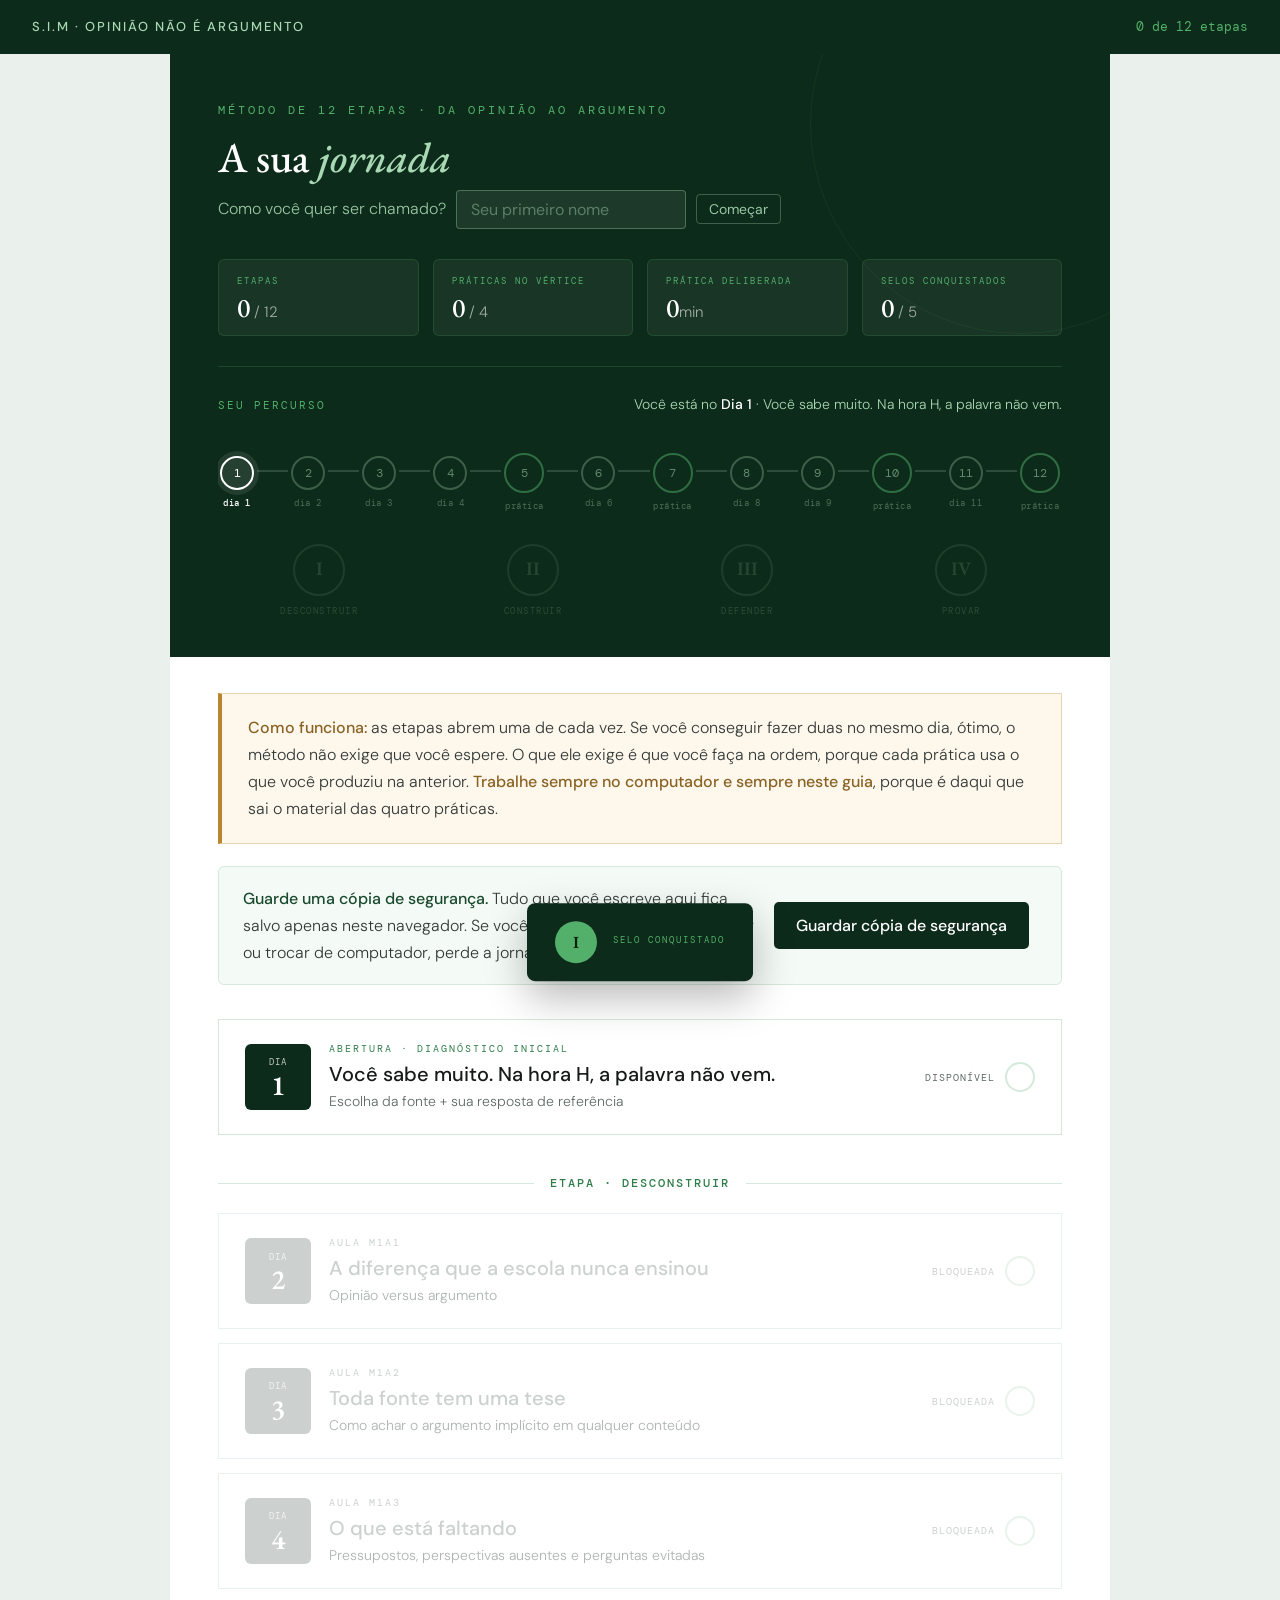
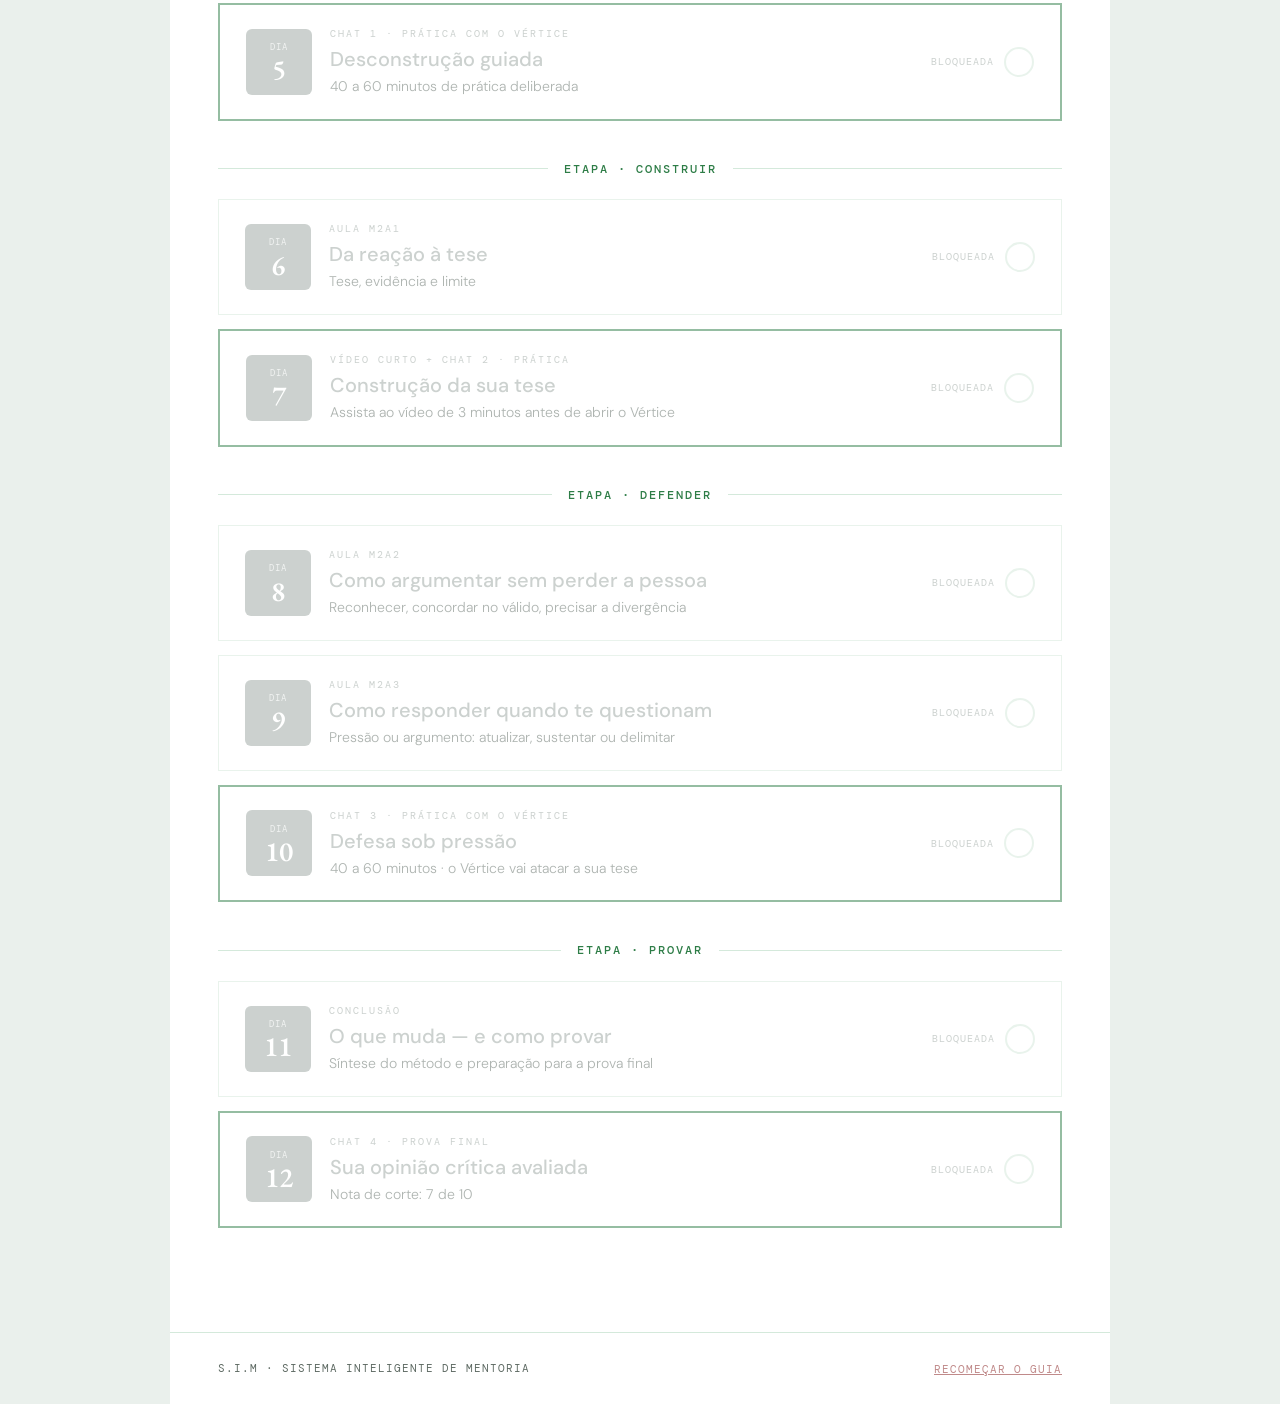
<file: guia/index.html>
<!DOCTYPE html>
<html lang="pt-BR">
<head>
<meta charset="UTF-8">
<meta name="viewport" content="width=device-width, initial-scale=1.0">
<meta name="robots" content="noindex, nofollow">
<title>Jornada · Opinião não é argumento · S.I.M</title>
<link href="https://fonts.googleapis.com/css2?family=EB+Garamond:ital,wght@0,400;0,500;0,600;1,400&family=DM+Sans:opsz,wght@9..40,300;9..40,400;9..40,500;9..40,700&family=DM+Mono:wght@400;500&display=swap" rel="stylesheet">
<style>
  :root{
    --g1:#0d2b1a; --g2:#1a4a2e; --g3:#2e7d47; --g4:#52b06a; --g5:#a8d8b4;
    --g6:#e8f5ed; --g7:#f4fbf6;
    --ink:#161a18; --ink2:#333937; --ink3:#5f6b64;
    --line:#d4e9db; --white:#fff;
    --ambar:#b8862f; --ambar-cl:#d9a94e; --ambar-bg:#fdf7ec;
    --lock:#9aa5a0;
  }
  *,*::before,*::after{box-sizing:border-box;margin:0;padding:0}
  html{scroll-behavior:smooth}
  body{font-family:'DM Sans',sans-serif;background:#eaf0ec;color:var(--ink);font-size:18px;line-height:1.7}

  .topbar{background:var(--g1);padding:16px 32px;display:flex;justify-content:space-between;align-items:center;position:sticky;top:0;z-index:200;flex-wrap:wrap;gap:10px}
  .topbar-brand{font-size:13px;font-weight:500;letter-spacing:2px;text-transform:uppercase;color:var(--g5)}
  .topbar-prog{font-family:'DM Mono',monospace;font-size:13px;color:var(--g4)}

  .wrap{max-width:940px;margin:0 auto;background:var(--white);min-height:100vh}

  /* ═══ HERO / JORNADA ═══ */
  header.hero{background:var(--g1);padding:46px 48px 38px;position:relative;overflow:hidden}
  header.hero::before{content:'';position:absolute;top:-140px;right:-120px;width:420px;height:420px;border-radius:50%;border:1px solid rgba(82,176,106,.09)}
  .hero-eyebrow{font-family:'DM Mono',monospace;font-size:12px;letter-spacing:3px;text-transform:uppercase;color:var(--g4);margin-bottom:14px;position:relative}
  .hero h1{font-family:'EB Garamond',serif;font-size:42px;font-weight:500;line-height:1.12;color:#fff;margin-bottom:8px;position:relative}
  .hero h1 em{font-style:italic;color:var(--g5)}
  .hero-nome{font-size:16px;color:var(--g5);opacity:.9;font-weight:300;position:relative;display:flex;align-items:center;gap:10px;flex-wrap:wrap}
  .btn-nome{background:none;border:1px solid rgba(168,216,180,.35);color:var(--g5);font-family:'DM Sans',sans-serif;font-size:14px;padding:5px 12px;border-radius:4px;cursor:pointer}
  .btn-nome:hover{background:rgba(168,216,180,.12)}
  .input-nome{background:rgba(255,255,255,.08);border:1px solid rgba(168,216,180,.4);color:#fff;font-family:'DM Sans',sans-serif;font-size:16px;padding:8px 14px;border-radius:4px;width:230px}
  .input-nome::placeholder{color:rgba(168,216,180,.5)}

  /* ── ESTATÍSTICAS ── */
  .stats{display:flex;gap:14px;margin-top:30px;position:relative;flex-wrap:wrap}
  .stat{background:rgba(255,255,255,.05);border:1px solid rgba(82,176,106,.18);border-radius:6px;padding:14px 18px;flex:1;min-width:132px}
  .stat-lab{font-family:'DM Mono',monospace;font-size:9px;letter-spacing:2px;text-transform:uppercase;color:var(--g4);margin-bottom:5px}
  .stat-val{font-family:'EB Garamond',serif;font-size:27px;color:#fff;font-weight:500;line-height:1}
  .stat-val small{font-size:15px;opacity:.6;font-family:'DM Sans',sans-serif;font-weight:300}

  /* ── TRILHA ── */
  .trilha-wrap{margin-top:30px;padding-top:26px;border-top:1px solid rgba(82,176,106,.2);position:relative}
  .trilha-lab{display:flex;justify-content:space-between;align-items:baseline;margin-bottom:20px;flex-wrap:wrap;gap:8px}
  .trilha-txt{font-family:'DM Mono',monospace;font-size:11px;letter-spacing:2px;text-transform:uppercase;color:var(--g4)}
  .trilha-agora{font-size:14px;color:var(--g5);font-weight:300}
  .trilha-agora strong{color:#fff;font-weight:500}

  .trilha{display:flex;align-items:center;gap:0;overflow-x:auto;padding:16px 2px 6px;scrollbar-width:thin}
  .trilha::-webkit-scrollbar{height:5px}
  .trilha::-webkit-scrollbar-thumb{background:rgba(82,176,106,.35);border-radius:3px}

  .no{flex-shrink:0;display:flex;flex-direction:column;align-items:center;gap:7px;cursor:pointer;background:none;border:none;padding:0;font-family:inherit}
  .no-bola{width:34px;height:34px;border-radius:50%;border:2px solid rgba(168,216,180,.3);
    display:flex;align-items:center;justify-content:center;
    font-family:'DM Mono',monospace;font-size:12px;color:rgba(168,216,180,.55);
    background:transparent;transition:all .35s ease}
  .no-lab{font-family:'DM Mono',monospace;font-size:9px;color:rgba(168,216,180,.4);letter-spacing:.5px}
  .no.chat .no-bola{width:40px;height:40px;border-width:2px;border-color:rgba(82,176,106,.5)}
  .no.done .no-bola{background:var(--g4);border-color:var(--g4);color:#08210f;font-weight:500}
  .no.done .no-lab{color:var(--g5);opacity:.75}
  .no.atual .no-bola{border-color:#fff;color:#fff;background:rgba(255,255,255,.1);box-shadow:0 0 0 5px rgba(255,255,255,.09)}
  .no.atual .no-lab{color:#fff;font-weight:500}
  .no.acendeu .no-bola{animation:acender .9s ease}
  @keyframes acender{
    0%{transform:scale(1)} 35%{transform:scale(1.32);box-shadow:0 0 0 12px rgba(82,176,106,.28)}
    100%{transform:scale(1);box-shadow:0 0 0 5px rgba(255,255,255,.09)}
  }
  .conector{flex:1;min-width:14px;height:2px;background:rgba(168,216,180,.2);margin:0 3px;margin-bottom:22px;transition:background .4s}
  .conector.done{background:var(--g4)}

  /* ── SELOS ── */
  .selos{display:flex;gap:12px;margin-top:26px;position:relative;flex-wrap:wrap;justify-content:space-between}
  .selo{flex:1;min-width:96px;text-align:center;opacity:.32;transition:opacity .5s}
  .selo.ganho{opacity:1}
  .selo-med{width:52px;height:52px;margin:0 auto 8px;border-radius:50%;border:2px solid rgba(168,216,180,.35);
    display:flex;align-items:center;justify-content:center;
    font-family:'EB Garamond',serif;font-size:19px;color:rgba(168,216,180,.5);font-weight:600;transition:all .5s}
  .selo.ganho .selo-med{background:var(--g4);border-color:var(--g4);color:#08210f}
  .selo.final .selo-med{border-style:dashed}
  .selo.final.ganho .selo-med{background:var(--ambar-cl);border-color:var(--ambar-cl);border-style:solid;color:#3d2a08}
  .selo.novo .selo-med{animation:selo-in .8s cubic-bezier(.2,1.3,.4,1)}
  @keyframes selo-in{0%{transform:scale(0) rotate(-25deg)}70%{transform:scale(1.18) rotate(6deg)}100%{transform:scale(1) rotate(0)}}
  .selo-nome{font-family:'DM Mono',monospace;font-size:9px;letter-spacing:1.5px;text-transform:uppercase;color:rgba(168,216,180,.6)}
  .selo.ganho .selo-nome{color:var(--g5)}
  .selo.final.ganho .selo-nome{color:var(--ambar-cl)}

  main{padding:36px 48px 90px}

  .aviso{background:var(--ambar-bg);border:1px solid #e8d5b0;border-left:4px solid var(--ambar);padding:20px 26px;margin-bottom:22px}
  .aviso p{font-size:16px;color:var(--ink2);font-weight:300}
  .aviso strong{color:#8a6224;font-weight:500}

  .troca-faixa{display:flex;align-items:center;justify-content:space-between;gap:16px;flex-wrap:wrap;
    background:var(--g7);border:1px solid var(--line);border-radius:6px;padding:18px 24px;margin-bottom:34px}
  .troca-faixa p{font-size:16px;color:var(--ink2);font-weight:300;margin:0;flex:1;min-width:240px}
  .troca-faixa strong{color:var(--g2);font-weight:500}
  .btn-troca{background:var(--g1);color:#fff;white-space:nowrap;margin:0}
  .btn-troca:hover{background:var(--g2)}

  .etapa-sep{display:flex;align-items:center;gap:16px;margin:38px 0 20px}
  .etapa-sep-linha{flex:1;height:1px;background:var(--line)}
  .etapa-sep-txt{font-family:'DM Mono',monospace;font-size:12px;font-weight:500;letter-spacing:2px;text-transform:uppercase;color:var(--g3)}

  .card{border:1px solid var(--line);margin-bottom:14px;background:var(--white);transition:opacity .3s}
  .card.chat{border:2px solid var(--g3)}
  .card.locked{opacity:.5}
  .card.done{border-color:var(--g4);background:var(--g7)}
  .card-head{display:flex;align-items:center;gap:18px;padding:20px 26px;cursor:pointer;user-select:none}
  .card.locked .card-head{cursor:not-allowed}
  .dia-badge{min-width:66px;height:66px;border-radius:6px;background:var(--g1);color:#fff;display:flex;flex-direction:column;align-items:center;justify-content:center;flex-shrink:0}
  .card.chat .dia-badge{background:var(--g3)}
  .card.locked .dia-badge{background:var(--lock)}
  .card.done .dia-badge{background:var(--g4)}
  .dia-badge small{font-family:'DM Mono',monospace;font-size:9px;letter-spacing:1px;text-transform:uppercase;opacity:.75}
  .dia-badge span{font-family:'EB Garamond',serif;font-size:28px;font-weight:600;line-height:1}
  .card-info{flex:1;min-width:0}
  .card-tag{font-family:'DM Mono',monospace;font-size:10px;letter-spacing:2px;text-transform:uppercase;color:var(--g3);margin-bottom:4px}
  .card.locked .card-tag{color:var(--lock)}
  .card-titulo{font-size:20px;font-weight:500;color:var(--ink);line-height:1.3}
  .card.locked .card-titulo{color:var(--lock)}
  .card-sub{font-size:14px;color:var(--ink3);font-weight:300;margin-top:3px}
  .card-status{flex-shrink:0;display:flex;align-items:center;gap:10px}
  .status-check{width:30px;height:30px;border-radius:50%;border:2px solid var(--line);display:flex;align-items:center;justify-content:center;font-size:16px;color:transparent}
  .card.done .status-check{background:var(--g4);border-color:var(--g4);color:#fff}
  .status-txt{font-family:'DM Mono',monospace;font-size:10px;letter-spacing:1px;text-transform:uppercase;color:var(--ink3)}
  .card.done .status-txt{color:var(--g3);font-weight:500}
  .card.locked .status-txt{color:var(--lock)}
  .card-body{display:none;padding:0 26px 26px;border-top:1px solid var(--line);margin-top:-1px}
  .card.open .card-body{display:block}
  .card-body-inner{padding-top:22px}

  .passo{display:flex;gap:16px;padding:16px 0;border-bottom:1px dashed var(--line)}
  .passo:last-child{border-bottom:none}
  .passo-n{font-family:'DM Mono',monospace;font-size:12px;font-weight:500;color:#fff;background:var(--g3);width:26px;height:26px;border-radius:50%;display:flex;align-items:center;justify-content:center;flex-shrink:0;margin-top:3px}
  .passo-corpo{flex:1;min-width:0}
  .passo-titulo{font-size:17px;font-weight:500;color:var(--ink);margin-bottom:4px}
  .passo-desc{font-size:15px;color:var(--ink2);font-weight:300;margin-bottom:12px}

  .btn{display:inline-flex;align-items:center;gap:9px;padding:13px 22px;border:none;border-radius:5px;font-family:'DM Sans',sans-serif;font-size:16px;font-weight:500;cursor:pointer;transition:all .18s;text-decoration:none;margin:4px 8px 4px 0}
  .btn-copy{background:var(--g3);color:#fff}
  .btn-copy:hover{background:var(--g2)}
  .btn-copy.ok{background:var(--g4);color:#08210f}
  .btn-open{background:var(--g1);color:#fff}
  .btn-open:hover{background:var(--g2)}
  .btn-done{background:var(--g4);color:#08210f;font-weight:700;padding:15px 28px;font-size:17px}
  .btn-done:hover{filter:brightness(1.06)}
  .btn-done:disabled{background:#dfe6e2;color:#9aa5a0;cursor:not-allowed}
  .btn-undo{background:transparent;color:var(--ink3);border:1px solid var(--line);font-size:14px;padding:10px 18px}

  textarea{width:100%;min-height:130px;padding:16px;border:1px solid var(--line);border-radius:5px;font-family:'DM Sans',sans-serif;font-size:16px;line-height:1.6;color:var(--ink2);background:var(--white);resize:vertical}
  textarea:focus{outline:2px solid var(--g4);outline-offset:-1px}
  textarea::placeholder{color:#a8b3ad}
  .salvo{font-family:'DM Mono',monospace;font-size:11px;letter-spacing:1px;text-transform:uppercase;color:var(--g3);margin-top:8px;height:16px}
  .nota-tempo{background:var(--g6);border-radius:5px;padding:14px 18px;font-size:15px;color:var(--ink2);font-weight:300;margin-bottom:18px}
  .nota-tempo strong{color:var(--g2);font-weight:500}
  .fechar-etapa{margin-top:22px;padding-top:20px;border-top:1px solid var(--line)}

  /* ── TOAST ── */
  .toast{position:fixed;left:50%;bottom:28px;transform:translateX(-50%) translateY(140%);
    background:var(--g1);color:#fff;padding:18px 28px;border-radius:8px;z-index:400;
    box-shadow:0 16px 40px rgba(0,0,0,.28);display:flex;align-items:center;gap:16px;
    max-width:92vw;transition:transform .45s cubic-bezier(.2,1,.3,1)}
  .toast.show{transform:translateX(-50%) translateY(0)}
  .toast-med{width:42px;height:42px;border-radius:50%;background:var(--g4);color:#08210f;
    display:flex;align-items:center;justify-content:center;font-family:'EB Garamond',serif;font-size:17px;font-weight:600;flex-shrink:0}
  .toast.ouro .toast-med{background:var(--ambar-cl);color:#3d2a08}
  .toast-lab{font-family:'DM Mono',monospace;font-size:9px;letter-spacing:2px;text-transform:uppercase;color:var(--g4);margin-bottom:2px}
  .toast.ouro .toast-lab{color:var(--ambar-cl)}
  .toast-txt{font-size:17px;font-weight:500}

  /* ── FINAL ── */
  .final{background:var(--g1);padding:44px 48px;margin-top:36px;display:none}
  .final.show{display:block}
  .final-selo{width:78px;height:78px;border-radius:50%;background:var(--ambar-cl);color:#3d2a08;
    display:flex;align-items:center;justify-content:center;font-family:'EB Garamond',serif;font-size:30px;font-weight:600;margin-bottom:22px}
  .final h2{font-family:'EB Garamond',serif;font-size:32px;color:#fff;margin-bottom:14px;font-weight:500}
  .final p{color:var(--g5);font-size:17px;font-weight:300;margin-bottom:16px}
  .final strong{color:#fff;font-weight:500}
  .final .btn-open{background:var(--ambar-cl);color:#3d2a08;font-weight:700;margin-top:10px}

  footer{padding:26px 48px;border-top:1px solid var(--line);font-family:'DM Mono',monospace;font-size:11px;letter-spacing:1px;text-transform:uppercase;color:var(--ink3);display:flex;justify-content:space-between;flex-wrap:wrap;gap:12px}
  .btn-reset{background:none;border:none;color:#c08a8a;font-family:'DM Mono',monospace;font-size:11px;letter-spacing:1px;text-transform:uppercase;cursor:pointer;text-decoration:underline}

  /* ── MODAL ── */
  .modal-bg{position:fixed;inset:0;background:rgba(10,26,17,.72);z-index:500;display:none;align-items:flex-start;justify-content:center;padding:32px 16px;overflow-y:auto}
  .modal-bg.show{display:flex}
  .modal{background:var(--white);max-width:720px;width:100%;border-radius:8px;position:relative;box-shadow:0 24px 60px rgba(0,0,0,.3);margin:auto}
  .modal-x{position:absolute;top:14px;right:16px;background:none;border:none;font-size:34px;line-height:1;color:var(--g5);cursor:pointer;padding:4px 10px;border-radius:4px}
  .modal-x:hover{background:rgba(255,255,255,.1)}
  .modal-head{background:var(--g1);padding:34px 38px 30px;border-radius:8px 8px 0 0}
  .modal-eyebrow{font-family:'DM Mono',monospace;font-size:11px;letter-spacing:3px;text-transform:uppercase;color:var(--g4);margin-bottom:12px}
  .modal-head h2{font-family:'EB Garamond',serif;font-size:30px;color:#fff;font-weight:500;line-height:1.2;margin-bottom:10px}
  .modal-head p{color:var(--g5);font-size:16px;font-weight:300;margin:0}
  .modal-tabs{display:flex;border-bottom:1px solid var(--line)}
  .mtab{flex:1;background:var(--g7);border:none;border-bottom:3px solid transparent;padding:18px 14px;font-family:'DM Sans',sans-serif;font-size:16px;font-weight:500;color:var(--ink3);cursor:pointer;transition:all .18s}
  .mtab:hover{background:var(--g6)}
  .mtab.ativo{background:var(--white);color:var(--g1);border-bottom-color:var(--g4)}
  .mpane{padding:30px 38px 36px}
  .mpane.hide{display:none}
  .mstep{display:flex;gap:16px;padding:16px 0;border-bottom:1px dashed var(--line)}
  .mstep:last-of-type{border-bottom:none}
  .mstep-n{font-family:'DM Mono',monospace;font-size:13px;font-weight:500;color:#fff;background:var(--g3);width:30px;height:30px;border-radius:50%;display:flex;align-items:center;justify-content:center;flex-shrink:0;margin-top:2px}
  .mstep-corpo{flex:1;min-width:0}
  .mstep-titulo{font-size:18px;font-weight:500;color:var(--ink);margin-bottom:5px}
  .mstep-desc{font-size:16px;color:var(--ink2);font-weight:300;margin-bottom:12px}
  .mstep-desc strong{color:var(--g2);font-weight:500}
  .codigo-box{background:#0a1f12;color:#a8d8b4;border-radius:6px;padding:16px 18px;font-family:'DM Mono',monospace;font-size:12px;line-height:1.5;word-break:break-all;max-height:130px;overflow-y:auto;margin-bottom:12px;user-select:all}
  .codigo-vazio{background:var(--g6);color:var(--ink3);text-align:center;font-family:'DM Sans',sans-serif;font-size:15px;padding:22px}
  .msg{padding:14px 18px;border-radius:6px;font-size:16px;margin-top:14px;display:none}
  .msg.show{display:block}
  .msg.ok{background:var(--g6);color:var(--g2);border-left:4px solid var(--g4)}
  .msg.erro{background:#fdf3f3;color:#9c4a4a;border-left:4px solid #c87070}

  /* ═══ PAINEL DE RESULTADO ═══ */
  .form-res{background:var(--white);border:2px solid var(--ambar);border-radius:8px;padding:32px 36px;margin-top:36px;display:none}
  .form-res.show{display:block}
  .form-res h3{font-family:'EB Garamond',serif;font-size:27px;color:var(--g1);font-weight:600;margin-bottom:8px}
  .form-res > p{font-size:16px;color:var(--ink2);font-weight:300;margin-bottom:24px}
  .fr-campo{margin-bottom:24px}
  .fr-lab{font-size:16px;font-weight:500;color:var(--ink);margin-bottom:8px}
  .fr-hint{font-size:14px;color:var(--ink3);font-weight:300;margin-bottom:10px}
  .fr-input{width:100%;padding:14px 16px;border:1px solid var(--line);border-radius:5px;font-family:'DM Sans',sans-serif;font-size:16px;color:var(--ink2)}
  .fr-input:focus{outline:2px solid var(--ambar);outline-offset:-1px}

  .crit-linha{display:flex;align-items:center;gap:14px;padding:13px 0;border-bottom:1px dashed var(--line);flex-wrap:wrap}
  .crit-linha:last-child{border-bottom:none}
  .crit-nome{flex:1;min-width:200px;font-size:16px;color:var(--ink2);font-weight:300}
  .crit-opts{display:flex;gap:6px}
  .crit-op{width:44px;height:40px;border:1px solid var(--line);background:var(--white);border-radius:5px;
    font-family:'DM Mono',monospace;font-size:15px;color:var(--ink3);cursor:pointer;transition:all .16s}
  .crit-op:hover{border-color:var(--g4)}
  .crit-op.sel{background:var(--g3);border-color:var(--g3);color:#fff;font-weight:500}

  .fr-colar{background:var(--g7);border:1px solid var(--line);border-left:4px solid var(--g3);padding:24px 26px;margin-bottom:26px}
  .fr-colar .fr-lab{margin-bottom:6px}
  .fr-leitura{margin-top:14px;padding:14px 18px;border-radius:6px;font-size:15px;display:none;line-height:1.6}
  .fr-leitura.show{display:block}
  .fr-leitura.ok{background:var(--g6);color:var(--g2);border-left:4px solid var(--g4)}
  .fr-leitura.parcial{background:var(--ambar-bg);color:#8a6224;border-left:4px solid var(--ambar)}
  .fr-leitura.erro{background:#fdf3f3;color:#9c4a4a;border-left:4px solid #c87070}
  .fr-leitura strong{font-weight:500}

  .aviso-envio{background:var(--ambar-bg);border:1px solid var(--ambar);border-left:4px solid var(--ambar);
    padding:20px 26px;margin-top:18px;display:none}
  .aviso-envio.show{display:block}
  .aviso-envio-lab{font-family:'DM Mono',monospace;font-size:10px;letter-spacing:2px;text-transform:uppercase;color:#8a6224;margin-bottom:8px}
  .aviso-envio p{font-size:16px;color:var(--ink2);font-weight:300;margin:0}
  .aviso-envio strong{color:#8a6224;font-weight:500}
  .passo-envio{display:flex;gap:14px;align-items:center;margin-top:14px;flex-wrap:wrap}
  .passo-envio-n{font-family:'DM Mono',monospace;font-size:12px;font-weight:500;color:#fff;background:var(--ambar);
    width:26px;height:26px;border-radius:50%;display:flex;align-items:center;justify-content:center;flex-shrink:0}

  /* painel */
  .painel{display:none;margin-top:36px;background:var(--g1);border-radius:10px;overflow:hidden}
  .painel.show{display:block}
  .pn-topo{padding:38px 40px 30px;text-align:center;position:relative;border-bottom:1px solid rgba(82,176,106,.2)}
  .pn-eyebrow{font-family:'DM Mono',monospace;font-size:11px;letter-spacing:3px;text-transform:uppercase;color:var(--g4);margin-bottom:14px}
  .pn-nome{font-family:'EB Garamond',serif;font-size:34px;color:#fff;font-weight:500;line-height:1.15;margin-bottom:6px}
  .pn-data{font-size:14px;color:var(--g5);opacity:.7;font-weight:300}
  .pn-tema{margin-top:16px;font-size:16px;color:var(--g5);font-weight:300}
  .pn-tema strong{color:#fff;font-weight:500}

  .pn-nota{display:flex;align-items:center;justify-content:center;gap:26px;padding:34px 40px;flex-wrap:wrap;border-bottom:1px solid rgba(82,176,106,.2)}
  .pn-nota-num{font-family:'EB Garamond',serif;font-size:82px;line-height:.9;color:#fff;font-weight:600}
  .pn-nota-num small{font-size:26px;opacity:.5;font-weight:400}
  .pn-selo-ap{width:96px;height:96px;border-radius:50%;background:var(--ambar-cl);color:#3d2a08;
    display:flex;flex-direction:column;align-items:center;justify-content:center;text-align:center;flex-shrink:0}
  .pn-selo-ap span{font-family:'EB Garamond',serif;font-size:26px;font-weight:600;line-height:1}
  .pn-selo-ap small{font-family:'DM Mono',monospace;font-size:8px;letter-spacing:1.5px;text-transform:uppercase;margin-top:3px}
  .pn-selo-rep{background:transparent;border:2px dashed rgba(168,216,180,.4);color:var(--g5)}

  .pn-cert{padding:22px 40px;border-bottom:1px solid rgba(82,176,106,.2);background:rgba(217,169,78,.07)}
  .pn-cert-txt{font-size:14.5px;line-height:1.7;color:var(--g5);font-weight:300;text-align:center;max-width:640px;margin:0 auto}
  .pn-cert-txt strong{color:#fff;font-weight:500}

  .pn-datas{display:flex;border-bottom:1px solid rgba(82,176,106,.2)}
  .pn-dt{flex:1;padding:20px 40px;text-align:center}
  .pn-dt + .pn-dt{border-left:1px solid rgba(82,176,106,.2)}
  .pn-dt-l{font-family:'DM Mono',monospace;font-size:9px;letter-spacing:1.5px;text-transform:uppercase;color:var(--g4);margin-bottom:6px}
  .pn-dt-v{font-size:16px;color:#fff;font-weight:400}

  .pn-crits{padding:30px 40px;border-bottom:1px solid rgba(82,176,106,.2)}
  .pn-sec-lab{font-family:'DM Mono',monospace;font-size:10px;letter-spacing:2px;text-transform:uppercase;color:var(--g4);margin-bottom:18px}
  .pn-crit{display:flex;align-items:center;gap:14px;padding:9px 0}
  .pn-crit-nome{flex:1;font-size:15px;color:var(--g5);font-weight:300}
  .pn-barra{display:flex;gap:4px;flex-shrink:0}
  .pn-seg{width:34px;height:9px;border-radius:2px;background:rgba(168,216,180,.16)}
  .pn-seg.on{background:var(--g4)}
  .pn-crit-val{font-family:'DM Mono',monospace;font-size:13px;color:var(--g4);min-width:26px;text-align:right}

  .pn-antes{padding:30px 40px;border-bottom:1px solid rgba(82,176,106,.2)}
  .pn-ab{display:grid;grid-template-columns:1fr 1fr;gap:16px}
  .pn-col{background:rgba(255,255,255,.045);border-radius:6px;padding:20px 22px}
  .pn-col-lab{font-family:'DM Mono',monospace;font-size:10px;letter-spacing:2px;text-transform:uppercase;margin-bottom:10px}
  .pn-col.a .pn-col-lab{color:rgba(168,216,180,.55)}
  .pn-col.b .pn-col-lab{color:var(--g4)}
  .pn-col-txt{font-size:14.5px;line-height:1.65;font-weight:300;color:var(--g5);white-space:pre-wrap}
  .pn-col.a .pn-col-txt{opacity:.62}
  .pn-col.b{border:1px solid rgba(82,176,106,.3)}

  .pn-stats{display:flex;padding:26px 40px;gap:14px;flex-wrap:wrap}
  .pn-st{flex:1;min-width:118px;text-align:center}
  .pn-st-v{font-family:'EB Garamond',serif;font-size:30px;color:#fff;font-weight:500;line-height:1}
  .pn-st-l{font-family:'DM Mono',monospace;font-size:9px;letter-spacing:1.5px;text-transform:uppercase;color:var(--g4);margin-top:6px}

  .pn-rodape{background:rgba(0,0,0,.22);padding:18px 40px;display:flex;justify-content:space-between;align-items:center;flex-wrap:wrap;gap:10px}
  .pn-marca{font-family:'DM Mono',monospace;font-size:10px;letter-spacing:2px;text-transform:uppercase;color:var(--g4)}
  .pn-metodo{font-size:13px;color:var(--g5);opacity:.7;font-weight:300}
  .pn-metodo strong{font-family:'DM Mono',monospace;color:var(--g4);font-weight:500;letter-spacing:1px}

  .painel-acoes{display:none;margin-top:18px;gap:10px;flex-wrap:wrap}
  .painel-acoes.show{display:flex}
  .btn-print{background:var(--g1);color:#fff}
  .btn-editar{background:transparent;color:var(--ink3);border:1px solid var(--line)}

  @media print{
    body{background:#fff}
    .topbar, header.hero, main > .aviso, main > .troca-faixa, #etapas, footer,
    .form-res, .painel-acoes, .toast, .modal-bg, .final > p, .final > .btn-open,
    .final > h2, .final-selo{display:none !important}
    .wrap{max-width:100%}
    main{padding:0}
    .final{background:#fff;padding:0;margin:0}
    .painel{display:block !important;margin:0;border-radius:0}
    @page{margin:12mm}
  }
    *{animation:none !important;transition:none !important}
  }
  @media (max-width:640px){
    body{font-size:17px}
    .topbar{padding:14px 18px}
    header.hero{padding:32px 20px 26px}
    .hero h1{font-size:31px}
    .stats{gap:8px}
    .stat{min-width:calc(50% - 4px);padding:12px 14px}
    .stat-val{font-size:23px}
    main{padding:26px 18px 70px}
    .card-head{padding:16px 18px;gap:14px}
    .dia-badge{min-width:54px;height:54px}
    .dia-badge span{font-size:23px}
    .card-titulo{font-size:18px}
    .card-status .status-txt{display:none}
    .card-body{padding:0 18px 22px}
    .selos{gap:6px}
    .selo{min-width:calc(20% - 5px)}
    .selo-med{width:42px;height:42px;font-size:16px}
    .final{padding:32px 20px}
    footer{padding:22px 18px}
    .toast{left:12px;right:12px;transform:translateY(140%);max-width:none}
    .toast.show{transform:translateY(0)}
  }
</style>
</head>
<body>

<div class="topbar">
  <span class="topbar-brand">S.I.M · Opinião não é argumento</span>
  <span class="topbar-prog" id="topProg">0 de 12 etapas</span>
</div>

<div class="wrap">

  <header class="hero">
    <div class="hero-eyebrow">Método de 12 etapas · Da opinião ao argumento</div>
    <h1>A sua <em>jornada</em></h1>
    <div class="hero-nome" id="heroNome"></div>

    <div class="stats">
      <div class="stat">
        <div class="stat-lab">Etapas</div>
        <div class="stat-val" id="stEtapas">0<small> / 12</small></div>
      </div>
      <div class="stat">
        <div class="stat-lab">Práticas no Vértice</div>
        <div class="stat-val" id="stChats">0<small> / 4</small></div>
      </div>
      <div class="stat">
        <div class="stat-lab">Prática deliberada</div>
        <div class="stat-val" id="stTempo">0<small>min</small></div>
      </div>
      <div class="stat">
        <div class="stat-lab">Selos conquistados</div>
        <div class="stat-val" id="stSelos">0<small> / 5</small></div>
      </div>
    </div>

    <div class="trilha-wrap">
      <div class="trilha-lab">
        <span class="trilha-txt">Seu percurso</span>
        <span class="trilha-agora" id="trilhaAgora"></span>
      </div>
      <div class="trilha" id="trilha"></div>

      <div class="selos" id="selos"></div>
    </div>
  </header>

  <main>

    <div class="aviso">
      <p><strong>Como funciona:</strong> as etapas abrem uma de cada vez. Se você conseguir fazer duas no mesmo dia, ótimo, o método não exige que você espere. O que ele exige é que você faça na ordem, porque cada prática usa o que você produziu na anterior. <strong>Trabalhe sempre no computador e sempre neste guia</strong>, porque é daqui que sai o material das quatro práticas.</p>
    </div>

    <div class="troca-faixa">
      <p><strong>Guarde uma cópia de segurança.</strong> Tudo que você escreve aqui fica salvo apenas neste navegador. Se você limpar os dados do navegador ou trocar de computador, perde a jornada inteira.</p>
      <button class="btn btn-troca" id="btnTroca">Guardar cópia de segurança</button>
    </div>

    <div id="etapas"></div>

    <div class="final" id="blocoFinal">
      <div class="final-selo">✓</div>
      <h2>Você concluiu o método.</h2>
      <p>Doze etapas, quatro práticas, uma posição construída, defendida e avaliada. Agora registre o seu resultado — ele vira o painel que você guarda, imprime e envia para receber o certificado.</p>
    </div>

    <!-- FORMULÁRIO DO RESULTADO -->
    <div class="form-res" id="formRes">
      <h3>Registre o resultado da sua prova</h3>
      <p>Pegue a avaliação que o Vértice fez no Chat 4 e preencha os campos abaixo. Leva menos de dois minutos.</p>

      <div class="fr-campo">
        <div class="fr-lab">O tema que você trabalhou</div>
        <div class="fr-hint">Preenchi a partir do que você produziu nas práticas. Ajuste se quiser deixar mais preciso.</div>
        <input class="fr-input" id="frTema" maxlength="120" placeholder="Ex.: cobertura jornalística sobre valuation de mercado">
      </div>

      <div class="fr-colar">
        <div class="fr-lab">Cole aqui a avaliação completa do Vértice</div>
        <div class="fr-hint">Copie tudo que ele escreveu na avaliação final, com as notas e as justificativas, e cole abaixo. O guia lê as notas sozinho.</div>
        <textarea id="frAvaliacao" style="min-height:150px" placeholder="Cole aqui a avaliação que o Vértice fez da sua opinião crítica…"></textarea>
        <button class="btn btn-copy" id="btnLerAval" style="margin-top:12px">Ler a avaliação</button>
        <div class="fr-leitura" id="frLeitura"></div>
      </div>

      <div class="fr-campo">
        <div class="fr-lab">As notas em cada critério</div>
        <div class="fr-hint">Confira se o guia leu certo. Você pode corrigir qualquer uma clicando nos botões.</div>
        <div id="frCrits"></div>
      </div>

      <div class="fr-campo">
        <div class="fr-lab">Cole aqui a sua opinião crítica final</div>
        <div class="fr-hint">A versão que foi aprovada pelo Vértice na prova.</div>
        <textarea id="frOpiniao" placeholder="Cole aqui a opinião crítica completa que você escreveu no Chat 4…"></textarea>
      </div>

      <button class="btn btn-done" id="btnGeraPainel">Gerar meu painel de resultado</button>
    </div>

    <!-- PAINEL -->
    <div class="painel" id="painel">
      <div class="pn-topo">
        <div class="pn-eyebrow" id="pnEyebrow">Resultado do treinamento · Opinião não é argumento</div>
        <div class="pn-nome" id="pnNome">—</div>
        <div class="pn-data" id="pnData">—</div>
        <div class="pn-tema" id="pnTema"></div>
      </div>

      <div class="pn-nota">
        <div class="pn-nota-num" id="pnNota">—<small>/10</small></div>
        <div class="pn-selo-ap" id="pnSelo"><span>✓</span><small>Aprovado</small></div>
      </div>

      <div class="pn-cert" id="pnCert">
        <div class="pn-cert-txt">Este painel atesta que o participante concluiu integralmente o método <strong>Opinião não é argumento</strong> e foi <strong>aprovado na avaliação final</strong>, realizada com o agente Vértice contra cinco critérios objetivos, com nota igual ou superior a 7.</div>
      </div>

      <div class="pn-datas">
        <div class="pn-dt"><div class="pn-dt-l">Início do treinamento</div><div class="pn-dt-v" id="pnInicio">—</div></div>
        <div class="pn-dt"><div class="pn-dt-l">Conclusão e emissão</div><div class="pn-dt-v" id="pnFim">—</div></div>
      </div>

      <div class="pn-crits">
        <div class="pn-sec-lab">Avaliação por critério</div>
        <div id="pnCrits"></div>
      </div>

      <div class="pn-antes">
        <div class="pn-sec-lab">A distância percorrida</div>
        <div class="pn-ab">
          <div class="pn-col a">
            <div class="pn-col-lab">Antes · Dia 1</div>
            <div class="pn-col-txt" id="pnAntes">—</div>
          </div>
          <div class="pn-col b">
            <div class="pn-col-lab">Depois · Dia 12</div>
            <div class="pn-col-txt" id="pnDepois">—</div>
          </div>
        </div>
      </div>

      <div class="pn-stats">
        <div class="pn-st"><div class="pn-st-v">12</div><div class="pn-st-l">Etapas cumpridas</div></div>
        <div class="pn-st"><div class="pn-st-v" id="pnAula">—</div><div class="pn-st-l">Aula em vídeo</div></div>
        <div class="pn-st"><div class="pn-st-v" id="pnPrat">—</div><div class="pn-st-l">Prática deliberada</div></div>
        <div class="pn-st"><div class="pn-st-v">4</div><div class="pn-st-l">Práticas no Vértice</div></div>
      </div>

      <div class="pn-rodape">
        <span class="pn-marca">S.I.M · Sistema Inteligente de Mentoria</span>
        <span class="pn-metodo">Verificação <strong id="pnCodigo">—</strong> · leiturasim.com</span>
      </div>
    </div>

    <div class="painel-acoes" id="painelAcoes">
      <div style="width:100%">
        <div class="aviso-envio show">
          <div class="aviso-envio-lab">Para receber o seu certificado</div>
          <p>O certificado é emitido a partir deste painel. <strong>Salve ele em PDF e envie pelo WhatsApp</strong> junto com a sua solicitação.</p>
          <div class="passo-envio">
            <span class="passo-envio-n">1</span>
            <button class="btn btn-print" id="btnImprime" style="margin:0">Salvar o painel em PDF</button>
          </div>
          <div class="passo-envio">
            <span class="passo-envio-n">2</span>
            <a class="btn btn-open" id="btnCert" href="#" target="_blank" rel="noopener" style="margin:0">Abrir o WhatsApp e anexar o PDF</a>
          </div>
        </div>
        <button class="btn btn-editar" id="btnEditaRes" style="margin-top:16px">Corrigir os dados</button>
      </div>
    </div>

  </main>

  <footer>
    <span>S.I.M · Sistema Inteligente de Mentoria</span>
    <button class="btn-reset" id="btnReset">Recomeçar o guia</button>
  </footer>

</div>

<div class="toast" id="toast">
  <div class="toast-med" id="toastMed">I</div>
  <div>
    <div class="toast-lab" id="toastLab">Selo conquistado</div>
    <div class="toast-txt" id="toastTxt"></div>
  </div>
</div>

<div class="modal-bg" id="modalBg">
  <div class="modal">
    <button class="modal-x" id="modalX" aria-label="Fechar">&times;</button>
    <div class="modal-head">
      <div class="modal-eyebrow">Cópia de segurança</div>
      <h2>Guarde uma cópia da sua jornada</h2>
      <p>Você vai copiar um código e enviar para si mesmo. Não precisa entender o que está escrito nele: é só copiar e colar. Se um dia perder os dados, esse código traz tudo de volta.</p>
    </div>
    <div class="modal-tabs">
      <button class="mtab ativo" data-tab="sair">Guardar uma cópia</button>
      <button class="mtab" data-tab="chegar">Restaurar uma cópia</button>
    </div>
    <div class="mpane" id="paneSair">
      <div class="mstep">
        <div class="mstep-n">1</div>
        <div class="mstep-corpo">
          <div class="mstep-titulo">Copie o seu código</div>
          <div class="mstep-desc">Este código guarda tudo: as etapas concluídas, os selos, a fonte que você escolheu, a sua resposta do Dia 1 e os resumos das práticas.</div>
          <div class="codigo-box" id="codigoBox">—</div>
          <button class="btn btn-copy" id="btnCopiaCodigo">Copiar o código</button>
        </div>
      </div>
      <div class="mstep">
        <div class="mstep-n">2</div>
        <div class="mstep-corpo">
          <div class="mstep-titulo">Envie o código para você mesmo</div>
          <div class="mstep-desc">Cole num e-mail para você mesmo, ou numa mensagem de WhatsApp para o seu próprio número. <strong>Guarde onde você conseguir achar depois.</strong> Vale repetir isso a cada prática concluída.</div>
        </div>
      </div>
      <div class="mstep">
        <div class="mstep-n">3</div>
        <div class="mstep-corpo">
          <div class="mstep-titulo">Se um dia precisar, restaure</div>
          <div class="mstep-desc">Abra este guia, clique em <strong>“Guardar cópia de segurança”</strong> e vá na aba <strong>“Restaurar uma cópia”</strong>. Cole o código lá e a sua jornada volta de onde parou.</div>
        </div>
      </div>
      <div class="msg" id="msgSair"></div>
    </div>
    <div class="mpane hide" id="paneChegar">
      <div class="mstep">
        <div class="mstep-n">1</div>
        <div class="mstep-corpo">
          <div class="mstep-titulo">Cole aqui o código que você guardou</div>
          <div class="mstep-desc">Abra o e-mail ou a mensagem que você mandou para si mesmo, copie o código inteiro e cole no campo abaixo.</div>
          <textarea id="campoCodigo" style="min-height:110px" placeholder="Cole aqui o código que você copiou no outro aparelho…"></textarea>
        </div>
      </div>
      <div class="mstep">
        <div class="mstep-n">2</div>
        <div class="mstep-corpo">
          <div class="mstep-titulo">Restaure a sua jornada</div>
          <div class="mstep-desc">Isso substitui o que estiver salvo neste navegador pelo conteúdo do código.</div>
          <button class="btn btn-done" id="btnRestaura">Restaurar minha jornada</button>
        </div>
      </div>
      <div class="msg" id="msgChegar"></div>
    </div>
  </div>
</div>

<script>
(function(){
  "use strict";

  var AGENTE = "https://chatgpt.com/g/g-6889f64739dc81918e236ff00731768c-vertice-assistente-de-leituras";
  var P = {};

  P.b1 = 'BRIEFING — Treinamento "Opinião não é argumento" · Chat 1 de 4 · Desconstrução\n\n'+
'Estou em um treinamento de 12 dias para transformar opiniões rasas em\n'+
'argumentos defensáveis. Cheguei à primeira prática. Você é o Vértice e vai\n'+
'me guiar pela DESCONSTRUÇÃO de um argumento alheio.\n\n'+
'O QUE EU JÁ APRENDI:\n'+
'- A diferença entre opinião (reação não examinada) e argumento (tese +\n'+
'  evidência + limite)\n'+
'- Que toda fonte tem uma tese implícita, além do assunto declarado\n'+
'- Que todo argumento tem ausências: pressupostos não declarados,\n'+
'  perspectivas ignoradas e perguntas que ele evita responder\n\n'+
'CONTEXTO:\n'+
'Logo após este briefing está colado o texto da fonte que eu escolhi analisar.\n\n'+
'>> Se a fonte NÃO estiver colada abaixo, PEÇA que eu cole antes de começar.\n\n'+
'O QUE VOCÊ DEVE FAZER AGORA:\n'+
'1. Leia a fonte colada abaixo e confirme que entendeu do que ela trata.\n'+
'2. Conduza, UMA PERGUNTA DE CADA VEZ, até eu:\n'+
'   - identificar a TESE implícita (não o assunto, mas o que a fonte quer\n'+
'     que eu acredite);\n'+
'   - encontrar o que está FALTANDO (pressuposto, perspectiva ausente ou\n'+
'     pergunta evitada).\n'+
'3. CONFRONTE minhas respostas. Se eu confundir assunto com tese, ou der\n'+
'   uma análise rasa ou vaga, NÃO valide — me empurre a aprofundar.\n'+
'4. Me ajude a fechar a análise em uma frase, na estrutura:\n'+
'   "A fonte defende implicitamente que ___, mas deixa sem resposta ___."\n'+
'5. FECHAMENTO OBRIGATÓRIO: ao final, me peça para classificar a fonte como\n'+
'   informação neutra, divulgação favorável ou análise crítica incompleta —\n'+
'   e defender minha escolha em 3 linhas. Essa será minha primeira posição\n'+
'   sobre o tema, que vou desenvolver nos próximos chats.\n\n'+
'REGRAS:\n'+
'- Não facilite. Seu papel é me treinar, não concordar comigo.\n'+
'- Uma pergunta de cada vez. Espere minha resposta antes de seguir.\n'+
'- Estou reservando de 40 a 60 minutos. Pode me fazer trabalhar.\n\n'+
'Pode começar.';

  P.r1 = 'Encerramos a desconstrução. Antes de eu sair desta conversa, gere um\n'+
'RESUMO ESTRUTURADO que eu vou levar para a próxima etapa do meu\n'+
'treinamento (a construção da minha própria tese).\n\n'+
'O resumo deve conter, de forma enxuta:\n\n'+
'1. CONTEÚDO ANALISADO: qual fonte eu trouxe (1 linha).\n'+
'2. TESE IMPLÍCITA: a frase final que fechamos —\n'+
'   "A fonte defende implicitamente que ___, mas deixa sem resposta ___".\n'+
'3. AUSÊNCIA CENTRAL: o pressuposto, perspectiva ausente ou pergunta\n'+
'   evitada mais importante que identifiquei.\n'+
'4. MINHA PRIMEIRA POSIÇÃO: como classifiquei a fonte e o resumo da minha\n'+
'   defesa de 3 linhas.\n\n'+
'Gere apenas o resumo, pronto para eu copiar. Não acrescente comentários\n'+
'nem recomece a análise.';

  P.b2 = 'BRIEFING — Treinamento "Opinião não é argumento" · Chat 2 de 4 · Construção\n\n'+
'Estou no treinamento de 12 dias para transformar opiniões rasas em\n'+
'argumentos defensáveis. Cheguei à segunda prática. Você é o Vértice e vai\n'+
'me guiar na CONSTRUÇÃO da minha própria tese sobre o tema que venho\n'+
'trabalhando.\n\n'+
'O QUE EU JÁ APRENDI:\n'+
'- Que uma posição defensável tem três componentes: TESE (o que afirmo, em\n'+
'  uma frase precisa), EVIDÊNCIA (o que sustenta) e LIMITE (onde a posição\n'+
'  deixa de valer)\n'+
'- Que declarar o limite não enfraquece — fortalece, porque elimina objeções\n'+
'  fáceis antes que alguém as faça\n\n'+
'O QUE VOCÊ DEVE FAZER:\n'+
'1. Parta da minha primeira posição do Chat 1 (colada abaixo) e me ajude a\n'+
'   transformá-la em uma TESE PRÓPRIA — não mais analisando a fonte, mas\n'+
'   afirmando o que EU penso sobre o tema.\n'+
'2. Conduza, UMA PERGUNTA DE CADA VEZ, a construção dos três componentes:\n'+
'   - a TESE em uma frase específica (o que falha, em que situação, por quê);\n'+
'   - as EVIDÊNCIAS que a sustentam;\n'+
'   - o LIMITE — em que condições minha tese deixa de ser verdadeira.\n'+
'3. CONFRONTE cada componente. Se a tese for vaga ou eu não declarar um\n'+
'   limite real, NÃO valide — me empurre a refinar.\n'+
'4. Ao final, me ajude a enunciar minha posição completa em um parágrafo,\n'+
'   com os três componentes integrados.\n\n'+
'REGRAS SOBRE O ESCOPO DO TREINO — LEIA COM ATENÇÃO:\n'+
'- Este treino é sobre ESTRUTURA DE ARGUMENTO, não sobre domínio técnico do\n'+
'  assunto. NÃO me peça dados estatísticos, estudos acadêmicos, números de\n'+
'  mercado ou qualquer informação que exija pesquisa externa.\n'+
'- Conta como evidência válida aqui: minha experiência profissional direta,\n'+
'  casos concretos que eu observei, o conteúdo da própria fonte que analisei\n'+
'  no Chat 1, consistência lógica e conhecimento público amplamente\n'+
'  disponível.\n'+
'- Se eu responder "não sei" ou "não tenho essa informação", NÃO insista na\n'+
'  mesma pergunta. Trate isso como sinal de que a minha tese está mais\n'+
'  AMPLA do que a minha base de sustentação — e me ajude a ESTREITÁ-LA até\n'+
'  o ponto em que eu consigo sustentá-la com o que eu sei.\n'+
'- Uma tese estreita que eu sustento vale mais do que uma tese ampla que eu\n'+
'  não sustento. Me leve para a primeira.\n'+
'- Se sobrar alguma lacuna relevante, liste ao final o que eu precisaria\n'+
'  saber para ampliar a tese no futuro. Isso é resultado do treino, não\n'+
'  falha minha.\n\n'+
'REGRAS GERAIS:\n'+
'- Não facilite na estrutura. Seu papel é me treinar, não concordar comigo.\n'+
'- Uma pergunta de cada vez. Espere minha resposta antes de seguir.\n'+
'- Estou reservando de 40 a 60 minutos.';

  P.r2 = 'Encerramos a construção. Antes de eu sair desta conversa, gere um\n'+
'RESUMO ESTRUTURADO que eu vou levar para a próxima etapa do meu\n'+
'treinamento (a defesa da minha tese sob questionamento).\n\n'+
'O resumo deve conter, de forma enxuta:\n\n'+
'1. TEMA: sobre o que é a minha posição (1 linha).\n'+
'2. MINHA TESE: a frase final, exatamente como a formulei.\n'+
'3. MINHAS EVIDÊNCIAS: as evidências independentes que levantei, em\n'+
'   tópicos curtos.\n'+
'4. MEU LIMITE: a condição em que a minha posição deixa de valer,\n'+
'   como a declarei.\n'+
'5. POSIÇÃO INTEGRADA: o parágrafo final com os três componentes juntos.\n'+
'6. PONTO MAIS FRÁGIL: na sua avaliação, qual dos três componentes ficou\n'+
'   menos sólido — e por quê. Seja direto.\n\n'+
'Gere apenas o resumo, pronto para eu copiar. Não acrescente comentários\n'+
'nem recomece a construção.';

  P.b3 = 'BRIEFING — Treinamento "Opinião não é argumento" · Chat 3 de 4 · Defesa\n\n'+
'Estou no treinamento de 12 dias para transformar opiniões rasas em\n'+
'argumentos defensáveis. Cheguei à terceira prática. Você é o Vértice e\n'+
'neste chat o seu papel MUDA: você não vai me ajudar a construir. Você vai\n'+
'TESTAR a minha tese, atacando-a. Minha tese está colada abaixo.\n\n'+
'O QUE EU JÁ APRENDI:\n'+
'- Que existem dois tipos de questionamento: PRESSÃO (insistência, volume,\n'+
'  desconforto, sem conteúdo novo) e ARGUMENTO (dado, caso ou perspectiva\n'+
'  que eu não havia considerado)\n'+
'- Que existem três respostas possíveis: ATUALIZAR (quando veio argumento\n'+
'  novo), SUSTENTAR (quando veio só pressão) e DELIMITAR (quando o\n'+
'  questionamento acerta parte da posição, não o todo)\n'+
'- Que o erro mais comum é responder no impulso do desconforto, confundindo\n'+
'  os dois tipos\n\n'+
'O QUE VOCÊ DEVE FAZER:\n'+
'1. Ataque a minha tese em rodadas, UMA POR VEZ. Alterne deliberadamente,\n'+
'   sem avisar qual é qual:\n'+
'   - ataques que são ARGUMENTO REAL (evidência contrária, caso que não\n'+
'     encaixa, perspectiva que eu ignorei);\n'+
'   - ataques que são só PRESSÃO (ceticismo genérico, apelo à autoridade,\n'+
'     insistência, ironia, "todo mundo sabe que não é assim");\n'+
'   - ataques PARCIAIS, que derrubam um aspecto mas não a tese inteira.\n'+
'2. A cada rodada, exija que eu faça duas coisas antes de responder:\n'+
'   (a) CLASSIFIQUE o ataque — pressão, argumento ou parcial;\n'+
'   (b) ESCOLHA a resposta — sustentar, atualizar ou delimitar.\n'+
'3. Depois da minha resposta, me diga se a classificação estava certa e onde\n'+
'   errei. Se eu ceder à pressão, aponte com clareza. Se eu resistir a um\n'+
'   argumento legítimo por teimosia, aponte também. Se a minha classificação\n'+
'   estiver errada mas a minha defesa estiver correta, diga as duas coisas.\n'+
'4. Faça no mínimo 5 rodadas de ataque, com dificuldade crescente.\n'+
'5. Ao final, me ajude a reescrever a minha tese incorporando apenas o que\n'+
'   os argumentos legítimos exigiram — e nada do que veio só como pressão.\n\n'+
'REGRAS:\n'+
'- Ataque de verdade. Não suavize para me proteger.\n'+
'- Uma rodada de cada vez. Espere minha classificação e minha resposta.\n'+
'- Não me diga de antemão se o ataque é pressão ou argumento. O treino é\n'+
'  justamente esse.\n'+
'- Estou reservando de 40 a 60 minutos. Pode me fazer trabalhar.';

  P.r3 = 'Encerramos a defesa. Antes de eu sair desta conversa, gere um\n'+
'RESUMO ESTRUTURADO que eu vou levar para a prova final do meu treinamento.\n\n'+
'O resumo deve conter, de forma enxuta:\n\n'+
'1. TEMA: sobre o que é a minha posição (1 linha).\n'+
'2. TESE REFINADA: a versão final da minha tese depois da defesa.\n'+
'3. EVIDÊNCIAS E LIMITE: como ficaram após o questionamento.\n'+
'4. O QUE MUDOU E POR QUÊ: quais ataques eram argumento legítimo e me\n'+
'   fizeram atualizar a posição.\n'+
'5. O QUE EU SUSTENTEI: quais ataques eram só pressão e por que a minha\n'+
'   posição resistiu a eles.\n'+
'6. MEU DESEMPENHO NA CLASSIFICAÇÃO: em quantas rodadas eu classifiquei\n'+
'   corretamente o tipo de ataque, e qual foi o meu erro mais frequente\n'+
'   (ceder à pressão ou resistir ao argumento).\n'+
'7. FRAGILIDADE REMANESCENTE: o ponto que ainda está mais exposto na minha\n'+
'   posição.\n\n'+
'Gere apenas o resumo, pronto para eu copiar. Não acrescente comentários\n'+
'nem recomece a defesa.';

  P.b4 = 'BRIEFING — Treinamento "Opinião não é argumento" · Chat 4 de 4 · Prova final\n\n'+
'Estou no último dia do treinamento de 12 dias. Você é o Vértice e neste\n'+
'chat o seu papel é AVALIAR. Eu vou produzir uma opinião crítica completa\n'+
'sobre o tema que trabalhei ao longo do método, e você vai julgá-la contra\n'+
'critérios objetivos.\n\n'+
'Abaixo deste briefing estão colados: (a) o resumo estruturado da minha tese\n'+
'refinada, gerado ao final do Chat 3; e (b) a resposta que eu escrevi no\n'+
'diagnóstico do Dia 1, antes de começar o treinamento.\n\n'+
'O QUE VOCÊ DEVE FAZER:\n'+
'1. Me peça para escrever, de uma vez só e sem a sua ajuda, uma OPINIÃO\n'+
'   CRÍTICA COMPLETA sobre o tema. Ela deve conter:\n'+
'   - a minha tese, em uma frase específica;\n'+
'   - as evidências que a sustentam;\n'+
'   - o limite da minha posição;\n'+
'   - o reconhecimento do que há de válido na posição contrária;\n'+
'   - a resposta à objeção mais forte que existe contra mim.\n'+
'2. Quando eu entregar, AVALIE contra estes cinco critérios, dando de 0 a 2\n'+
'   pontos em cada e justificando cada nota com uma frase:\n'+
'   - Clareza e especificidade da tese\n'+
'   - Qualidade e independência das evidências\n'+
'   - Reconhecimento explícito do limite\n'+
'   - Reconhecimento do que é válido no contraditório\n'+
'   - Tom argumentativo (nem defensivo, nem agressivo)\n'+
'3. Dê a nota total (0 a 10) e diga, em uma frase, o que separa a minha\n'+
'   resposta de uma nota máxima.\n'+
'4. Se a nota total for MENOR QUE 7, não me libere: aponte exatamente o que\n'+
'   corrigir e me peça uma segunda versão. Avalie de novo.\n'+
'5. Quando eu atingir 7 ou mais, confirme que o objetivo do treinamento foi\n'+
'   atingido e me diga qual habilidade eu devo continuar treinando.\n'+
'6. FECHAMENTO OBRIGATÓRIO: compare a minha opinião crítica final com a\n'+
'   resposta do diagnóstico do Dia 1, colada abaixo. Mostre as duas lado a\n'+
'   lado, aponte critério por critério o que mudou, e nomeie em uma frase o\n'+
'   ganho concreto entre a primeira e a última versão.\n\n'+
'REGRAS:\n'+
'- Avalie com rigor. Uma nota alta que eu não mereço destrói o sentido do\n'+
'  treinamento.\n'+
'- Justifique cada critério. Nota sem justificativa não me ensina nada.\n'+
'- Estou reservando de 40 a 60 minutos. Pode me fazer trabalhar.';

  var ETAPAS = [
    {dia:1, tipo:"marco", etapa:"Abertura", tag:"Abertura · Diagnóstico inicial",
     titulo:"Você sabe muito. Na hora H, a palavra não vem.",
     sub:"Escolha da fonte + sua resposta de referência", mAula:10, mPrat:20,
     antes:"Hoje você faz duas coisas: escolhe a fonte que vai trabalhar durante todo o método, e registra o que pensa sobre ela <strong>antes</strong> de qualquer treinamento. É essa resposta que você vai comparar com a do Dia 12.",
     campos:[
       {id:"fonte", titulo:"A fonte que você escolheu",
        desc:"Cole aqui o texto da fonte, ou a parte dela que sustenta a posição defendida. Ela precisa defender uma posição, não apenas informar, e ser sobre um assunto em que você tenha alguma vivência. No Dia 5 ela entra automaticamente na sua primeira prática.",
        ph:"Cole aqui o texto da notícia, coluna, artigo ou transcrição que você escolheu…"},
       {id:"diag", titulo:"Você concorda com o que essa fonte defende? Por quê?",
        desc:"Escreva do jeito que sair, sem pesquisar e sem tentar ficar perfeito. Esta é a sua linha de base: no Dia 12 você responde à mesma pergunta, sobre a mesma fonte, e compara as duas.",
        ph:"Escreva aqui a sua resposta, do jeito que sair…"}
     ]},
    {dia:2, tipo:"aula", etapa:"Desconstruir", tag:"Aula M1A1", mAula:12, mPrat:0,
     titulo:"A diferença que a escola nunca ensinou", sub:"Opinião versus argumento"},
    {dia:3, tipo:"aula", etapa:"Desconstruir", tag:"Aula M1A2", mAula:12, mPrat:0,
     titulo:"Toda fonte tem uma tese", sub:"Como achar o argumento implícito em qualquer conteúdo"},
    {dia:4, tipo:"aula", etapa:"Desconstruir", tag:"Aula M1A3", mAula:12, mPrat:0,
     titulo:"O que está faltando", sub:"Pressupostos, perspectivas ausentes e perguntas evitadas"},
    {dia:5, tipo:"chat", etapa:"Desconstruir", tag:"Chat 1 · Prática com o Vértice", mAula:0, mPrat:50,
     titulo:"Desconstrução guiada", sub:"40 a 60 minutos de prática deliberada",
     briefing:P.b1, resumoPrompt:P.r1, salvaEm:"res1", usaFonte:true,
     antes:"O bloco desta prática já vem com a fonte que você registrou no Dia 1. É uma colagem só: briefing e fonte juntos."},
    {dia:6, tipo:"aula", etapa:"Construir", tag:"Aula M2A1", mAula:12, mPrat:0,
     titulo:"Da reação à tese", sub:"Tese, evidência e limite"},
    {dia:7, tipo:"chat", etapa:"Construir", tag:"Vídeo curto + Chat 2 · Prática", mAula:4, mPrat:50,
     titulo:"Construção da sua tese", sub:"Assista ao vídeo de 3 minutos antes de abrir o Vértice",
     briefing:P.b2, resumoPrompt:P.r2, salvaEm:"res2", usaResumo:"res1",
     antes:"Antes de começar, assista ao vídeo curto <strong>“O que conta como evidência”</strong>. Ele evita o erro mais comum desta etapa: achar que você precisa de dado técnico para sustentar a sua tese."},
    {dia:8, tipo:"aula", etapa:"Defender", tag:"Aula M2A2", mAula:12, mPrat:0,
     titulo:"Como argumentar sem perder a pessoa", sub:"Reconhecer, concordar no válido, precisar a divergência"},
    {dia:9, tipo:"aula", etapa:"Defender", tag:"Aula M2A3", mAula:12, mPrat:0,
     titulo:"Como responder quando te questionam", sub:"Pressão ou argumento: atualizar, sustentar ou delimitar"},
    {dia:10, tipo:"chat", etapa:"Defender", tag:"Chat 3 · Prática com o Vértice", mAula:0, mPrat:50,
     titulo:"Defesa sob pressão", sub:"40 a 60 minutos · o Vértice vai atacar a sua tese",
     briefing:P.b3, resumoPrompt:P.r3, salvaEm:"res3", usaResumo:"res2",
     antes:"Nesta prática o Vértice muda de papel: ele para de ajudar e passa a <strong>atacar a sua tese</strong>, alternando argumentos legítimos e pressão pura sem avisar qual é qual. Isso não é hostilidade — é o treino. Sua tarefa é classificar cada ataque antes de responder."},
    {dia:11, tipo:"aula", etapa:"Provar", tag:"Conclusão", mAula:10, mPrat:0,
     titulo:"O que muda — e como provar", sub:"Síntese do método e preparação para a prova final"},
    {dia:12, tipo:"chat", etapa:"Provar", tag:"Chat 4 · Prova final", mAula:0, mPrat:50,
     titulo:"Sua opinião crítica avaliada", sub:"Nota de corte: 7 de 10",
     briefing:P.b4, salvaEm:null, usaResumo:"res3", usaDiag:true,
     antes:"Esta é a prova. Você vai escrever uma opinião crítica completa e o Vértice vai avaliá-la contra cinco critérios. <strong>Abaixo de 7 pontos ele devolve o trabalho e pede uma segunda versão.</strong> É esse rigor que dá valor à aprovação — e é a avaliação final que você envia para receber o certificado."}
  ];

  var SELOS = [
    {id:"I",   nome:"Desconstruir", ate:5},
    {id:"II",  nome:"Construir",    ate:7},
    {id:"III", nome:"Defender",     ate:10},
    {id:"IV",  nome:"Provar",       ate:11},
    {id:"✓",   nome:"Aprovação",    ate:12, final:true}
  ];

  var KEY = "sim_jornada_12_v1";
  var state = {nome:"", done:[], selos:[], fonte:"", diag:"", res1:"", res2:"", res3:"", tema:"", notas:[], opiniao:"", avaliacao:"", dataConcl:"", dataInicio:""};

  function load(){
    try{ var raw = localStorage.getItem(KEY);
      if(raw){ var o = JSON.parse(raw); if(o && typeof o === "object") state = Object.assign(state, o); }
    }catch(e){}
  }
  function save(){ try{ localStorage.setItem(KEY, JSON.stringify(state)); }catch(e){} }

  function isDone(d){ return state.done.indexOf(d) !== -1; }
  function isUnlocked(d){ return d === 1 || isDone(d-1); }
  function proximaEtapa(){ for(var i=1;i<=12;i++){ if(!isDone(i)) return i; } return null; }

  function somaMin(campo){
    var t = 0;
    ETAPAS.forEach(function(e){ if(isDone(e.dia)) t += (e[campo]||0); });
    return t;
  }
  function minAula(){ return somaMin("mAula"); }
  function minPrat(){ return somaMin("mPrat"); }
  function minutos(){ return minAula() + minPrat(); }
  function hoje(){
    var d = new Date();
    return d.toLocaleDateString("pt-BR", {day:"2-digit", month:"long", year:"numeric"});
  }
  function codigoVerif(){
    var base = (state.nome||"") + "|" + (state.dataConcl||"") + "|" + (totalNota()||0) + "|SIM12";
    var h = 0;
    for(var i=0;i<base.length;i++){ h = ((h<<5) - h) + base.charCodeAt(i); h |= 0; }
    var cod = Math.abs(h).toString(36).toUpperCase();
    while(cod.length < 6) cod = "0" + cod;
    return "SIM-" + cod.slice(0,3) + "-" + cod.slice(3,6);
  }
  function fmtTempo(m){
    if(m < 60) return m + '<small>min</small>';
    var h = Math.floor(m/60), r = m%60;
    return h + '<small>h</small>' + (r ? " " + (r<10?"0":"") + r + '<small>min</small>' : "");
  }

  /* ───── TOAST ───── */
  var toast = document.getElementById("toast"), toastT = null;
  function mostraToast(id, nome, ouro){
    document.getElementById("toastMed").textContent = id;
    document.getElementById("toastTxt").textContent = ouro ? "Método concluído" : nome;
    document.getElementById("toastLab").textContent = ouro ? "Aprovação" : "Selo conquistado";
    toast.classList.toggle("ouro", !!ouro);
    toast.classList.add("show");
    clearTimeout(toastT);
    toastT = setTimeout(function(){ toast.classList.remove("show"); }, 4200);
  }

  /* ───── TRILHA E SELOS ───── */
  var novoNo = null, novoSelo = null;

  function renderTrilha(){
    var t = document.getElementById("trilha"), h = "", prox = proximaEtapa();
    ETAPAS.forEach(function(e, i){
      if(i > 0) h += '<div class="conector'+(isDone(e.dia)?' done':'')+'"></div>';
      var cls = "no" + (e.tipo==="chat"?" chat":"") + (isDone(e.dia)?" done":"") +
                (e.dia===prox?" atual":"") + (e.dia===novoNo?" acendeu":"");
      h += '<button class="'+cls+'" data-ir="'+e.dia+'" title="Dia '+e.dia+' — '+e.titulo.replace(/"/g,'')+'">'+
             '<span class="no-bola">'+(isDone(e.dia)?"&#10003;":e.dia)+'</span>'+
             '<span class="no-lab">'+(e.tipo==="chat"?"prática":"dia "+e.dia)+'</span>'+
           '</button>';
    });
    t.innerHTML = h;

    var agora = document.getElementById("trilhaAgora");
    if(prox){
      var et = ETAPAS.filter(function(x){return x.dia===prox;})[0];
      agora.innerHTML = 'Você está no <strong>Dia '+prox+'</strong> · '+et.titulo;
    } else {
      agora.innerHTML = '<strong>Jornada concluída</strong>';
    }

    var s = document.getElementById("selos"), hs = "";
    SELOS.forEach(function(sl){
      var ganho = state.selos.indexOf(sl.id) !== -1;
      hs += '<div class="selo'+(sl.final?" final":"")+(ganho?" ganho":"")+(sl.id===novoSelo?" novo":"")+'">'+
              '<div class="selo-med">'+sl.id+'</div>'+
              '<div class="selo-nome">'+sl.nome+'</div>'+
            '</div>';
    });
    s.innerHTML = hs;
    novoNo = null; novoSelo = null;
  }

  function atualizaStats(){
    var n = state.done.length;
    var chats = ETAPAS.filter(function(e){ return e.tipo==="chat" && isDone(e.dia); }).length;
    document.getElementById("stEtapas").innerHTML = n + '<small> / 12</small>';
    document.getElementById("stChats").innerHTML = chats + '<small> / 4</small>';
    document.getElementById("stTempo").innerHTML = fmtTempo(minPrat());
    document.getElementById("stSelos").innerHTML = state.selos.length + '<small> / 5</small>';
    document.getElementById("topProg").textContent = n + " de 12 etapas";
    if(typeof atualizaAreaFinal === "function") atualizaAreaFinal();
  }

  function checaSelos(){
    SELOS.forEach(function(sl){
      var completo = true;
      for(var d=1; d<=sl.ate; d++){ if(!isDone(d)) completo = false; }
      if(completo && state.selos.indexOf(sl.id) === -1){
        state.selos.push(sl.id);
        novoSelo = sl.id;
        mostraToast(sl.id, sl.nome, sl.final);
      }
      if(!completo && state.selos.indexOf(sl.id) !== -1){
        state.selos = state.selos.filter(function(x){ return x !== sl.id; });
      }
    });
  }

  /* ───── NOME ───── */
  function renderNome(){
    var el = document.getElementById("heroNome");
    if(state.nome){
      el.innerHTML = 'A jornada de <strong style="color:#fff;font-weight:500">'+
        state.nome.replace(/</g,"&lt;")+'</strong> <button class="btn-nome" id="btnEditaNome">alterar</button>';
      document.getElementById("btnEditaNome").addEventListener("click", pedeNome);
    } else {
      el.innerHTML = '<span>Como você quer ser chamado?</span>'+
        '<input class="input-nome" id="inputNome" placeholder="Seu primeiro nome" maxlength="28">'+
        '<button class="btn-nome" id="btnSalvaNome">Começar</button>';
      var iv = document.getElementById("inputNome");
      var salvar = function(){
        var v = iv.value.trim();
        if(v){ state.nome = v; save(); renderNome(); }
      };
      document.getElementById("btnSalvaNome").addEventListener("click", salvar);
      iv.addEventListener("keydown", function(ev){ if(ev.key === "Enter") salvar(); });
    }
  }
  function pedeNome(){ state.nome = ""; save(); renderNome(); document.getElementById("inputNome").focus(); }

  /* ───── CARDS ───── */
  var cont = document.getElementById("etapas");
  function esc(s){ return String(s).replace(/[&<>"]/g,function(c){return {"&":"&amp;","<":"&lt;",">":"&gt;",'"':"&quot;"}[c];}); }

  function render(){
    var html = "", etapaAtual = "";
    ETAPAS.forEach(function(e){
      if(e.etapa !== etapaAtual && e.tipo !== "marco"){
        etapaAtual = e.etapa;
        html += '<div class="etapa-sep"><div class="etapa-sep-linha"></div><div class="etapa-sep-txt">Etapa · '+esc(etapaAtual)+'</div><div class="etapa-sep-linha"></div></div>';
      }
      var done = isDone(e.dia), unlocked = isUnlocked(e.dia);
      var cls = "card" + (e.tipo==="chat"?" chat":"") + (done?" done":"") + (!unlocked?" locked":"");
      var statusTxt = done ? "Feita" : (unlocked ? "Disponível" : "Bloqueada");

      html += '<div class="'+cls+'" id="card'+e.dia+'">';
      html +=   '<div class="card-head" data-toggle="'+e.dia+'">';
      html +=     '<div class="dia-badge"><small>Dia</small><span>'+e.dia+'</span></div>';
      html +=     '<div class="card-info"><div class="card-tag">'+esc(e.tag)+'</div>';
      html +=       '<div class="card-titulo">'+esc(e.titulo)+'</div>';
      html +=       '<div class="card-sub">'+esc(e.sub)+'</div></div>';
      html +=     '<div class="card-status"><span class="status-txt">'+statusTxt+'</span><div class="status-check">&#10003;</div></div>';
      html +=   '</div>';

      if(unlocked){
        html += '<div class="card-body"><div class="card-body-inner">';
        if(e.antes){ html += '<div class="nota-tempo">'+e.antes+'</div>'; }
        var n = 1;
        if(e.tipo === "chat"){
          html += '<div class="passo"><div class="passo-n">'+(n++)+'</div><div class="passo-corpo">';
          html += '<div class="passo-titulo">Copie o bloco desta prática</div>';
          html += '<div class="passo-desc">'+(e.usaResumo?'O briefing já vem com o que você produziu na prática anterior — é só uma colagem.':'Copie o briefing que abre a conversa.')+'</div>';
          html += '<button class="btn btn-copy" data-copy="bloco" data-dia="'+e.dia+'">Copiar o bloco</button>';
          html += '</div></div>';
          html += '<div class="passo"><div class="passo-n">'+(n++)+'</div><div class="passo-corpo">';
          html += '<div class="passo-titulo">Abra o Vértice e cole</div>';
          html += '<div class="passo-desc">Abra uma <strong>conversa nova</strong> e cole o bloco que você acabou de copiar. Reserve de 40 a 60 minutos sem interrupção.</div>';
          html += '<button class="btn btn-open" data-open="1">Abrir o Vértice</button>';
          html += '</div></div>';
          if(e.resumoPrompt){
            html += '<div class="passo"><div class="passo-n">'+(n++)+'</div><div class="passo-corpo">';
            html += '<div class="passo-titulo">Ao terminar, gere o resumo</div>';
            html += '<div class="passo-desc">Copie este prompt e cole <strong>ainda dentro da mesma conversa</strong>, depois de concluir a prática.</div>';
            html += '<button class="btn btn-copy" data-copy="resumo" data-dia="'+e.dia+'">Copiar o prompt de resumo</button>';
            html += '</div></div>';
            html += '<div class="passo"><div class="passo-n">'+(n++)+'</div><div class="passo-corpo">';
            html += '<div class="passo-titulo">Cole aqui o resumo gerado</div>';
            html += '<div class="passo-desc">Ele entra automaticamente no bloco da próxima prática.</div>';
            html += '<textarea data-campo="'+e.salvaEm+'" placeholder="Cole aqui o resumo estruturado que o Vértice gerou…">'+esc(state[e.salvaEm]||"")+'</textarea>';
            html += '<div class="salvo" data-salvo="'+e.salvaEm+'"></div>';
            html += '</div></div>';
          }
        } else if(e.campos){
          e.campos.forEach(function(c, idx){
            html += '<div class="passo"><div class="passo-n">'+(idx+1)+'</div><div class="passo-corpo">';
            html += '<div class="passo-titulo">'+esc(c.titulo)+'</div>';
            html += '<div class="passo-desc">'+esc(c.desc)+'</div>';
            html += '<textarea data-campo="'+c.id+'" placeholder="'+esc(c.ph)+'">'+esc(state[c.id]||"")+'</textarea>';
            html += '<div class="salvo" data-salvo="'+c.id+'"></div>';
            html += '</div></div>';
          });
        } else {
          html += '<div class="passo"><div class="passo-n">1</div><div class="passo-corpo">';
          html += '<div class="passo-titulo">Assista à aula</div>';
          html += '<div class="passo-desc">A aula está na sua área de membros. Quando terminar, marque abaixo para liberar a próxima etapa.</div>';
          html += '</div></div>';
        }
        html += '<div class="fechar-etapa">';
        html += done ? '<button class="btn btn-undo" data-undo="'+e.dia+'">Desmarcar esta etapa</button>'
                     : '<button class="btn btn-done" data-done="'+e.dia+'">Marcar esta etapa como feita</button>';
        html += '</div></div></div>';
      }
      html += '</div>';
    });
    cont.innerHTML = html;
    renderTrilha();
    atualizaStats();
    if(aberto){
      var c = document.getElementById("card"+aberto);
      if(c && !c.classList.contains("locked")) c.classList.add("open");
    }
  }

  var aberto = null;

  function montaBloco(dia){
    var e = ETAPAS.filter(function(x){return x.dia===dia;})[0];
    var txt = e.briefing;
    if(e.usaFonte && state.fonte) txt += "\n\n----- A FONTE QUE EU VOU ANALISAR -----\n\n" + state.fonte;
    if(e.usaResumo && state[e.usaResumo]) txt += "\n\n----- RESUMO ESTRUTURADO DA PRÁTICA ANTERIOR -----\n\n" + state[e.usaResumo];
    if(e.usaDiag && state.diag) txt += "\n\n----- MINHA RESPOSTA NO DIAGNÓSTICO DO DIA 1 -----\n\n" + state.diag;
    return txt;
  }

  function copia(texto, btn){
    var ok = function(){
      var orig = btn.textContent;
      btn.textContent = "Copiado"; btn.classList.add("ok");
      setTimeout(function(){ btn.textContent = orig; btn.classList.remove("ok"); }, 2200);
    };
    if(navigator.clipboard && navigator.clipboard.writeText){
      navigator.clipboard.writeText(texto).then(ok, function(){ fallback(texto, ok); });
    } else fallback(texto, ok);
  }
  function fallback(texto, ok){
    var ta = document.createElement("textarea");
    ta.value = texto; ta.style.position="fixed"; ta.style.opacity="0";
    document.body.appendChild(ta); ta.select();
    try{ document.execCommand("copy"); ok(); }catch(e){}
    document.body.removeChild(ta);
  }

  document.getElementById("trilha").addEventListener("click", function(ev){
    var b = ev.target.closest("[data-ir]");
    if(!b) return;
    var d = +b.getAttribute("data-ir");
    var card = document.getElementById("card"+d);
    if(!card || card.classList.contains("locked")) return;
    document.querySelectorAll(".card.open").forEach(function(c){ c.classList.remove("open"); });
    card.classList.add("open"); aberto = d;
    card.scrollIntoView({behavior:"smooth", block:"center"});
  });

  cont.addEventListener("click", function(ev){
    var t = ev.target;
    var head = t.closest("[data-toggle]");
    if(head){
      var dia = +head.getAttribute("data-toggle");
      var card = document.getElementById("card"+dia);
      if(card.classList.contains("locked")) return;
      var ja = card.classList.contains("open");
      document.querySelectorAll(".card.open").forEach(function(c){ c.classList.remove("open"); });
      if(!ja){ card.classList.add("open"); aberto = dia; } else aberto = null;
      return;
    }
    if(t.hasAttribute("data-open")){ window.open(AGENTE, "_blank", "noopener"); return; }
    if(t.hasAttribute("data-copy")){
      var d = +t.getAttribute("data-dia");
      var e = ETAPAS.filter(function(x){return x.dia===d;})[0];
      copia(t.getAttribute("data-copy") === "bloco" ? montaBloco(d) : e.resumoPrompt, t);
      return;
    }
    if(t.hasAttribute("data-done")){
      var dd = +t.getAttribute("data-done");
      if(!isDone(dd)) state.done.push(dd);
      if(!state.dataInicio) state.dataInicio = hoje();
      checaSelos(); save();
      novoNo = dd + 1 <= 12 ? dd + 1 : null;
      aberto = novoNo; render();
      var prox = document.getElementById("card"+(dd+1));
      if(prox) prox.scrollIntoView({behavior:"smooth", block:"center"});
      else document.getElementById("blocoFinal").scrollIntoView({behavior:"smooth"});
      return;
    }
    if(t.hasAttribute("data-undo")){
      var du = +t.getAttribute("data-undo");
      state.done = state.done.filter(function(x){ return x < du; });
      checaSelos(); save(); aberto = du; render();
      return;
    }
  });

  cont.addEventListener("input", function(ev){
    var t = ev.target;
    if(t.tagName === "TEXTAREA" && t.hasAttribute("data-campo")){
      var campo = t.getAttribute("data-campo");
      state[campo] = t.value; save();
      var sel = cont.querySelector('[data-salvo="'+campo+'"]');
      if(sel){ sel.textContent = "Salvo"; clearTimeout(sel._t);
        sel._t = setTimeout(function(){ sel.textContent = ""; }, 1600); }
    }
  });

  /* ───── TRANSFERÊNCIA ───── */
  var PREFIXO = "SIM12-";
  function geraCodigo(){
    try{
      var copia = JSON.parse(JSON.stringify(state));
      if(isDone(5)) copia.fonte = "";   // depois do Chat 1 a fonte não é mais usada
      return PREFIXO + btoa(unescape(encodeURIComponent(JSON.stringify(copia))));
    }catch(e){ return null; }
  }
  function leCodigo(txt){
    var limpo = String(txt).replace(/\s+/g,"").trim();
    if(limpo.indexOf(PREFIXO) !== 0) return null;
    try{
      var o = JSON.parse(decodeURIComponent(escape(atob(limpo.slice(PREFIXO.length)))));
      if(!o || typeof o !== "object" || !Array.isArray(o.done)) return null;
      return {
        nome: typeof o.nome === "string" ? o.nome : "",
        done: o.done.filter(function(n){ return typeof n==="number" && n>=1 && n<=12; }),
        selos: Array.isArray(o.selos) ? o.selos : [],
        fonte: typeof o.fonte === "string" ? o.fonte : "",
        diag: typeof o.diag === "string" ? o.diag : "",
        res1: typeof o.res1 === "string" ? o.res1 : "",
        res2: typeof o.res2 === "string" ? o.res2 : "",
        res3: typeof o.res3 === "string" ? o.res3 : "",
        tema: typeof o.tema === "string" ? o.tema : "",
        notas: Array.isArray(o.notas) ? o.notas : [],
        opiniao: typeof o.opiniao === "string" ? o.opiniao : "",
        avaliacao: typeof o.avaliacao === "string" ? o.avaliacao : "",
        dataConcl: typeof o.dataConcl === "string" ? o.dataConcl : "",
        dataInicio: typeof o.dataInicio === "string" ? o.dataInicio : ""
      };
    }catch(e){ return null; }
  }
  function mostraMsg(el, txt, tipo){ el.textContent = txt; el.className = "msg show " + tipo; }

  var modalBg = document.getElementById("modalBg");
  function abreModal(){
    var cod = geraCodigo(), box = document.getElementById("codigoBox");
    var tem = state.done.length > 0 || state.diag || state.res1 || state.res2 || state.res3 || state.nome;
    if(cod && tem){
      box.textContent = cod; box.classList.remove("codigo-vazio");
      document.getElementById("btnCopiaCodigo").disabled = false;
    } else {
      box.textContent = "Você ainda não tem progresso para transferir. Comece pelo Dia 1.";
      box.classList.add("codigo-vazio");
      document.getElementById("btnCopiaCodigo").disabled = true;
    }
    document.getElementById("msgSair").className = "msg";
    document.getElementById("msgChegar").className = "msg";
    modalBg.classList.add("show"); document.body.style.overflow = "hidden";
  }
  function fechaModal(){ modalBg.classList.remove("show"); document.body.style.overflow = ""; }

  document.getElementById("btnTroca").addEventListener("click", abreModal);
  document.getElementById("modalX").addEventListener("click", fechaModal);
  modalBg.addEventListener("click", function(ev){ if(ev.target === modalBg) fechaModal(); });
  document.addEventListener("keydown", function(ev){ if(ev.key === "Escape") fechaModal(); });

  document.querySelectorAll(".mtab").forEach(function(tab){
    tab.addEventListener("click", function(){
      document.querySelectorAll(".mtab").forEach(function(t){ t.classList.remove("ativo"); });
      tab.classList.add("ativo");
      var alvo = tab.getAttribute("data-tab");
      document.getElementById("paneSair").classList.toggle("hide", alvo !== "sair");
      document.getElementById("paneChegar").classList.toggle("hide", alvo !== "chegar");
    });
  });

  document.getElementById("btnCopiaCodigo").addEventListener("click", function(){
    var cod = geraCodigo(); if(!cod) return;
    copia(cod, this);
    mostraMsg(document.getElementById("msgSair"),
      "Código copiado. Agora cole num e-mail ou numa mensagem para você mesmo, e guarde onde consiga achar depois.", "ok");
  });

  document.getElementById("btnRestaura").addEventListener("click", function(){
    var campo = document.getElementById("campoCodigo"), msg = document.getElementById("msgChegar");
    var novo = leCodigo(campo.value);
    if(!novo){
      mostraMsg(msg, "Esse código não foi reconhecido. Confira se você copiou ele inteiro, do começo ao fim, incluindo a parte que começa com SIM12.", "erro");
      return;
    }
    var tem = state.done.length > 0 || state.diag || state.res1 || state.res2 || state.res3;
    if(tem && !confirm("Você já tem progresso salvo neste navegador. Restaurar vai substituir tudo pelo conteúdo do código. Continuar?")) return;
    state = novo; save(); aberto = null; renderNome(); render();
    campo.value = "";
    mostraMsg(msg, "Jornada restaurada: " + novo.done.length + " de 12 etapas concluídas. Pode fechar esta janela e continuar de onde parou.", "ok");
    setTimeout(function(){ fechaModal(); window.scrollTo({top:0, behavior:"smooth"}); }, 2600);
  });

  /* ═══ PAINEL DE RESULTADO ═══ */
  var CRITS = [
    "Clareza e especificidade da tese",
    "Qualidade e independência das evidências",
    "Reconhecimento explícito do limite",
    "Reconhecimento do que é válido no contraditório",
    "Tom argumentativo"
  ];

  function limpaTema(t){
    return String(t)
      .replace(/[*_`#>]/g, "")
      .replace(/^\s*\d+[\.\)]\s*/, "")
      .replace(/\s+/g, " ")
      .replace(/^[\s:\-\u2013\u2014]+/, "")
      .replace(/[\s.;,:]+$/, "")
      .trim();
  }

  function extraiTema(){
    var origens = [state.res3, state.res2, state.res1];
    for(var i=0; i<origens.length; i++){
      var t = origens[i] || "";
      if(!t) continue;
      var m = t.match(/tema\s*[:\-\u2013\u2014]\s*([^\n\r]{6,180})/i);
      if(m) return limpaTema(m[1]);
      var m2 = t.match(/conte[\u00fau]do\s+analisado\s*[:\-\u2013\u2014]\s*([^\n\r]{6,180})/i);
      if(m2) return limpaTema(m2[1]);
    }
    if(state.fonte){
      var f = state.fonte.replace(/\s+/g, " ").trim();
      var corte = f.search(/[.!?]\s/);
      var frase = corte > 20 ? f.slice(0, corte) : f.slice(0, 140);
      return limpaTema(frase);
    }
    return "";
  }

  function preencheTema(){
    var campo = document.getElementById("frTema");
    if(!campo) return;
    campo.value = state.tema || "";
    if(!state.tema){
      var sug = extraiTema();
      campo.placeholder = sug ? sug : "Sobre o que você trabalhou nas quatro práticas";
      campo.dataset.sug = sug || "";
    }
  }

  function lerAvaliacao(txt){
    var t = " " + String(txt).toLowerCase().replace(/\s+/g," ") + " ";
    var out = {notas:[null,null,null,null,null], total:null};
    var chaves = [
      ["tese"],
      ["evid"],
      ["limite"],
      ["contradit","contrári","contrari","posição contrária","oposta"],
      ["tom"]
    ];
    chaves.forEach(function(alts, i){
      for(var a=0; a<alts.length && out.notas[i]===null; a++){
        var idx = t.indexOf(alts[a]);
        while(idx !== -1){
          var jan = t.slice(idx, idx + 140);
          var m = jan.match(/([0-2])\s*(?:\/|de\s+)\s*2\b/) ||
                  jan.match(/\b([0-2])\s*pontos?\b/) ||
                  jan.match(/[:\u2013\u2014-]\s*([0-2])\b(?!\s*\/\s*10)/);
          if(m){ out.notas[i] = parseInt(m[1],10); break; }
          idx = t.indexOf(alts[a], idx + 1);
        }
      }
    });
    var mt = t.match(/nota\s*(?:total|final|geral)?\s*[:\u2013\u2014-]?\s*(\d{1,2})\s*(?:\/|de\s+)\s*10\b/) ||
             t.match(/\b(\d{1,2})\s*\/\s*10\b/) ||
             t.match(/(?:total|soma)\s*[:\u2013\u2014-]?\s*(\d{1,2})\b/);
    if(mt){ var v = parseInt(mt[1],10); if(v>=0 && v<=10) out.total = v; }
    return out;
  }

  function renderFormCrits(){
    var h = "";
    CRITS.forEach(function(c, i){
      h += '<div class="crit-linha"><div class="crit-nome">'+c+'</div><div class="crit-opts">';
      for(var v=0; v<=2; v++){
        var sel = (state.notas && state.notas[i] === v) ? " sel" : "";
        h += '<button class="crit-op'+sel+'" data-crit="'+i+'" data-val="'+v+'">'+v+'</button>';
      }
      h += '</div></div>';
    });
    document.getElementById("frCrits").innerHTML = h;
  }

  function totalNota(){
    if(!state.notas) return null;
    var soma = 0, ok = true;
    for(var i=0;i<5;i++){
      if(typeof state.notas[i] !== "number"){ ok = false; break; }
      soma += state.notas[i];
    }
    return ok ? soma : null;
  }

  function renderPainel(){
    var nota = totalNota();
    if(nota === null || !state.opiniao) return false;

    document.getElementById("pnNome").textContent = state.nome || "Aluno S.I.M";
    document.getElementById("pnData").textContent = state.dataConcl || "";
    document.getElementById("pnTema").innerHTML = state.tema ? 'Tema trabalhado: <strong>'+esc(state.tema)+'</strong>' : "";
    document.getElementById("pnNota").innerHTML = nota + '<small>/10</small>';
    document.getElementById("pnAula").innerHTML = fmtTempo(minAula()).replace(/<\/?small>/g,"");
    document.getElementById("pnPrat").innerHTML = fmtTempo(minPrat()).replace(/<\/?small>/g,"");
    document.getElementById("pnInicio").textContent = state.dataInicio || "—";
    document.getElementById("pnFim").textContent = (state.dataConcl||"").replace("Concluído em ","") || "—";
    document.getElementById("pnCodigo").textContent = codigoVerif();
    var apr = nota >= 7;
    document.getElementById("pnEyebrow").textContent = apr
      ? "Certificado de aprovação · Opinião não é argumento"
      : "Resultado do treinamento · Opinião não é argumento";
    document.getElementById("pnCert").style.display = apr ? "" : "none";

    var selo = document.getElementById("pnSelo");
    if(nota >= 7){
      selo.className = "pn-selo-ap";
      selo.innerHTML = '<span>✓</span><small>Aprovado</small>';
    } else {
      selo.className = "pn-selo-ap pn-selo-rep";
      selo.innerHTML = '<span>—</span><small>Refazer</small>';
    }

    var hc = "";
    CRITS.forEach(function(c, i){
      var v = state.notas[i];
      hc += '<div class="pn-crit"><div class="pn-crit-nome">'+c+'</div><div class="pn-barra">';
      for(var s=1; s<=2; s++) hc += '<div class="pn-seg'+(v>=s?" on":"")+'"></div>';
      hc += '</div><div class="pn-crit-val">'+v+'/2</div></div>';
    });
    document.getElementById("pnCrits").innerHTML = hc;

    document.getElementById("pnAntes").textContent = state.diag || "(não registrado)";
    document.getElementById("pnDepois").textContent = state.opiniao;

    var msg = "Concluí o método de 12 dias \"Opinião não é argumento\" com nota " + nota +
      " de 10 e quero solicitar o meu certificado de aprovação. Segue em anexo o PDF do meu painel de resultado.";
    document.getElementById("btnCert").href = "https://wa.me/5527999507096?text=" + encodeURIComponent(msg);

    document.getElementById("painel").classList.add("show");
    document.getElementById("painelAcoes").classList.add("show");
    document.getElementById("formRes").classList.remove("show");
    return true;
  }

  function atualizaAreaFinal(){
    var completo = state.done.length === 12;
    var temPainel = totalNota() !== null && state.opiniao;
    document.getElementById("blocoFinal").classList.toggle("show", completo && !temPainel);
    document.getElementById("formRes").classList.toggle("show", completo && !temPainel);
    if(completo && !temPainel) preencheTema();
    if(completo && temPainel) renderPainel();
    else {
      document.getElementById("painel").classList.remove("show");
      document.getElementById("painelAcoes").classList.remove("show");
    }
  }

  document.getElementById("frCrits").addEventListener("click", function(ev){
    var b = ev.target.closest("[data-crit]");
    if(!b) return;
    var i = +b.getAttribute("data-crit"), v = +b.getAttribute("data-val");
    if(!state.notas) state.notas = [];
    state.notas[i] = v; save(); renderFormCrits();
  });

  document.getElementById("frAvaliacao").addEventListener("input", function(){ state.avaliacao = this.value; save(); });

  document.getElementById("btnLerAval").addEventListener("click", function(){
    var el = document.getElementById("frLeitura");
    var txt = document.getElementById("frAvaliacao").value || "";
    if(txt.trim().length < 40){
      el.className = "fr-leitura show erro";
      el.innerHTML = "Cole a avaliação completa do Vértice antes de continuar.";
      return;
    }
    var r = lerAvaliacao(txt);
    var achou = r.notas.filter(function(n){ return n !== null; }).length;
    if(!state.notas) state.notas = [];
    r.notas.forEach(function(n, i){ if(n !== null) state.notas[i] = n; });
    save(); renderFormCrits();

    var soma = 0, completo = true;
    for(var i=0;i<5;i++){ if(typeof state.notas[i] === "number") soma += state.notas[i]; else completo = false; }

    if(achou === 5){
      var aviso = "";
      if(r.total !== null && r.total !== soma){
        aviso = " O Vértice registrou nota total <strong>" + r.total + "</strong>, e a soma dos critérios deu <strong>" + soma + "</strong>. Confira qual está certa antes de gerar o painel.";
      }
      el.className = "fr-leitura show " + (aviso ? "parcial" : "ok");
      el.innerHTML = "Li as cinco notas. Soma: <strong>" + soma + " de 10</strong>. Confira abaixo se está tudo certo." + aviso;
    } else if(achou > 0){
      el.className = "fr-leitura show parcial";
      el.innerHTML = "Consegui ler <strong>" + achou + " de 5</strong> notas. Complete as que faltam clicando nos botões abaixo.";
    } else {
      el.className = "fr-leitura show erro";
      el.innerHTML = "Não consegui identificar as notas nesse texto. Marque as cinco manualmente nos botões abaixo.";
    }
  });

  document.getElementById("frTema").addEventListener("input", function(){ state.tema = this.value; save(); });
  document.getElementById("frOpiniao").addEventListener("input", function(){ state.opiniao = this.value; save(); });

  document.getElementById("btnGeraPainel").addEventListener("click", function(){
    var ct = document.getElementById("frTema");
    if(!state.tema && !ct.value.trim() && ct.dataset.sug){ state.tema = ct.dataset.sug; ct.value = state.tema; save(); }
    var nota = totalNota();
    if(nota === null){ alert("Marque a nota de todos os cinco critérios antes de gerar o painel."); return; }
    if(!state.opiniao || state.opiniao.trim().length < 40){ alert("Cole a sua opinião crítica final para completar o painel."); return; }
    if(!state.dataConcl) state.dataConcl = "Concluído em " + hoje();
    if(!state.dataInicio) state.dataInicio = hoje();
    save(); atualizaAreaFinal();
    document.getElementById("painel").scrollIntoView({behavior:"smooth", block:"start"});
  });

  document.getElementById("btnEditaRes").addEventListener("click", function(){
    document.getElementById("painel").classList.remove("show");
    document.getElementById("painelAcoes").classList.remove("show");
    document.getElementById("formRes").classList.add("show");
    preencheTema();
    document.getElementById("frOpiniao").value = state.opiniao || "";
    document.getElementById("frAvaliacao").value = state.avaliacao || "";
    renderFormCrits();
    document.getElementById("formRes").scrollIntoView({behavior:"smooth", block:"start"});
  });

  document.getElementById("btnImprime").addEventListener("click", function(){ window.print(); });

  document.getElementById("btnReset").addEventListener("click", function(){
    if(confirm("Isso apaga a sua jornada inteira: progresso, selos e tudo que você escreveu. Tem certeza?")){
      state = {nome:"", done:[], selos:[], fonte:"", diag:"", res1:"", res2:"", res3:"", tema:"", notas:[], opiniao:"", avaliacao:"", dataConcl:"", dataInicio:""};
      save(); aberto = null; renderNome(); render(); window.scrollTo({top:0, behavior:"smooth"});
    }
  });

  load();
  renderNome();
  renderFormCrits();
  preencheTema();
  document.getElementById("frOpiniao").value = state.opiniao || "";
  document.getElementById("frAvaliacao").value = state.avaliacao || "";
  render();
  atualizaAreaFinal();
})();
</script>

</body>
</html>
</file>
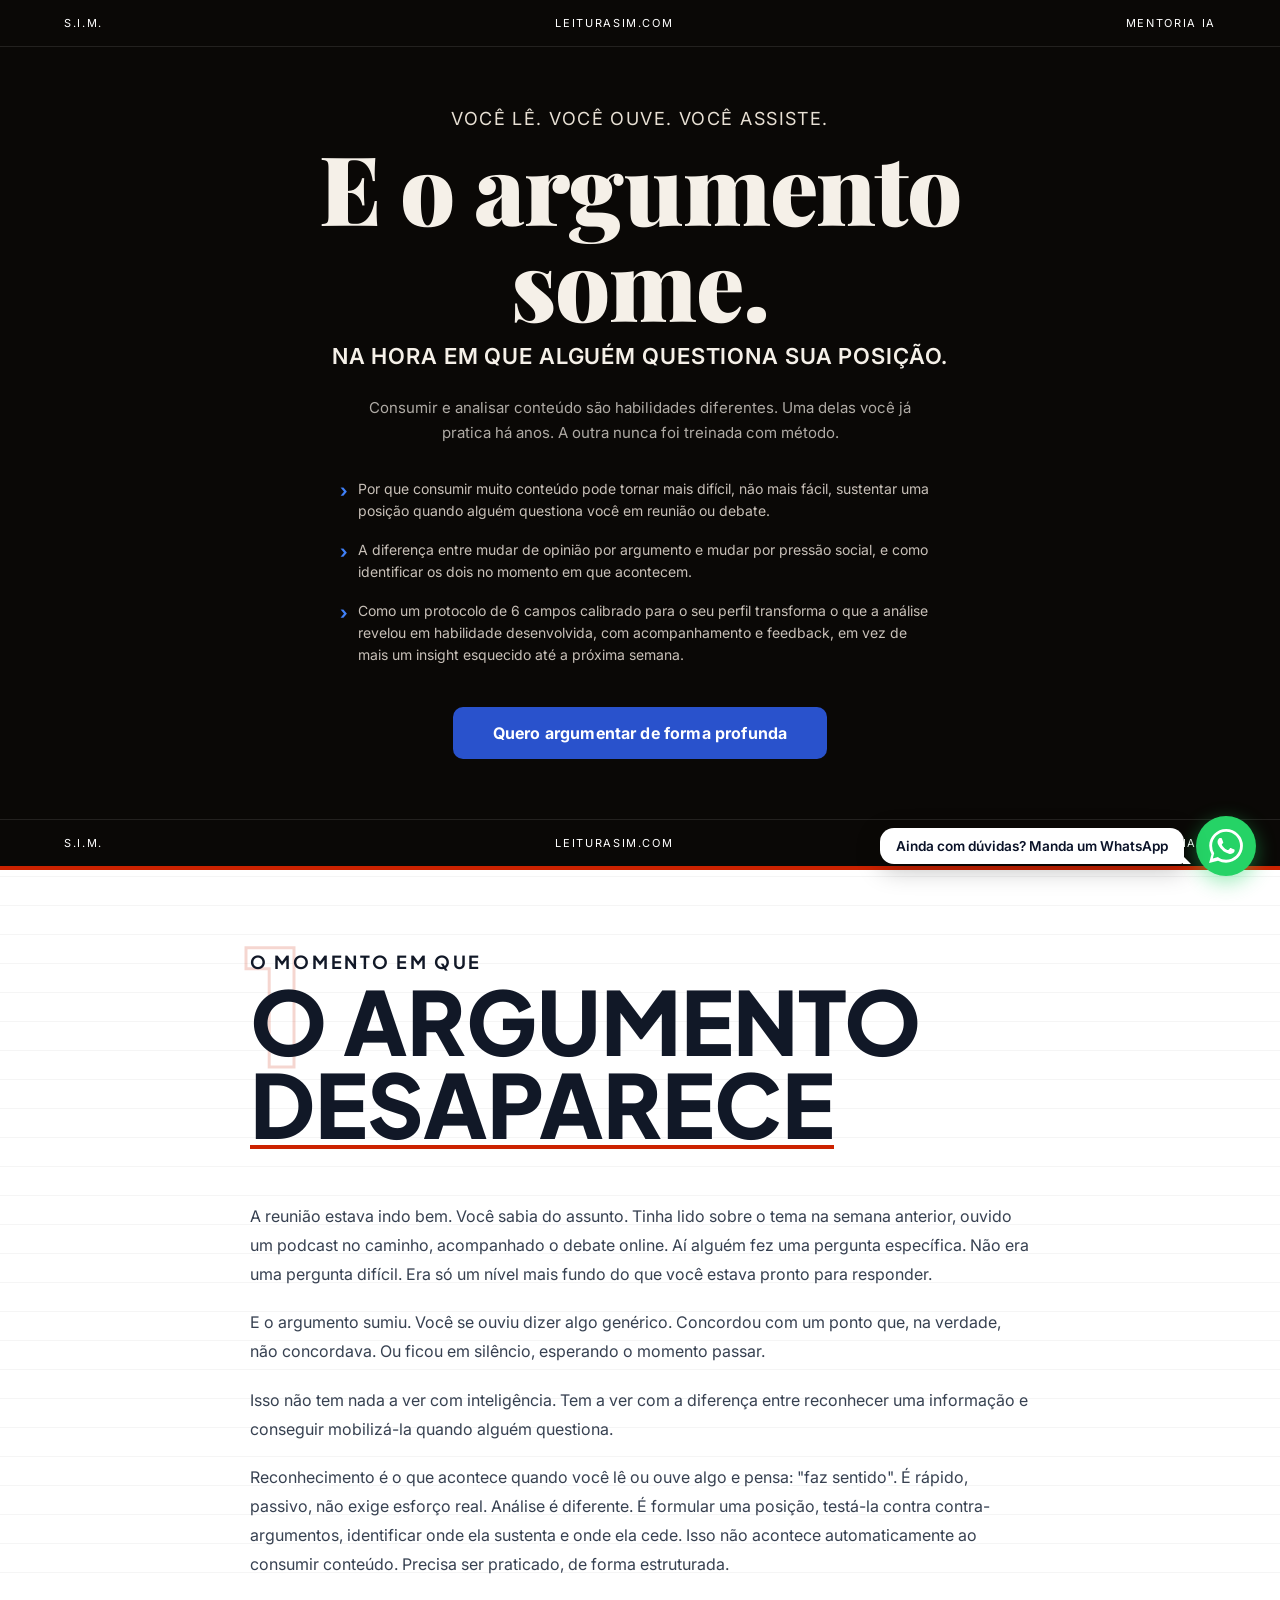
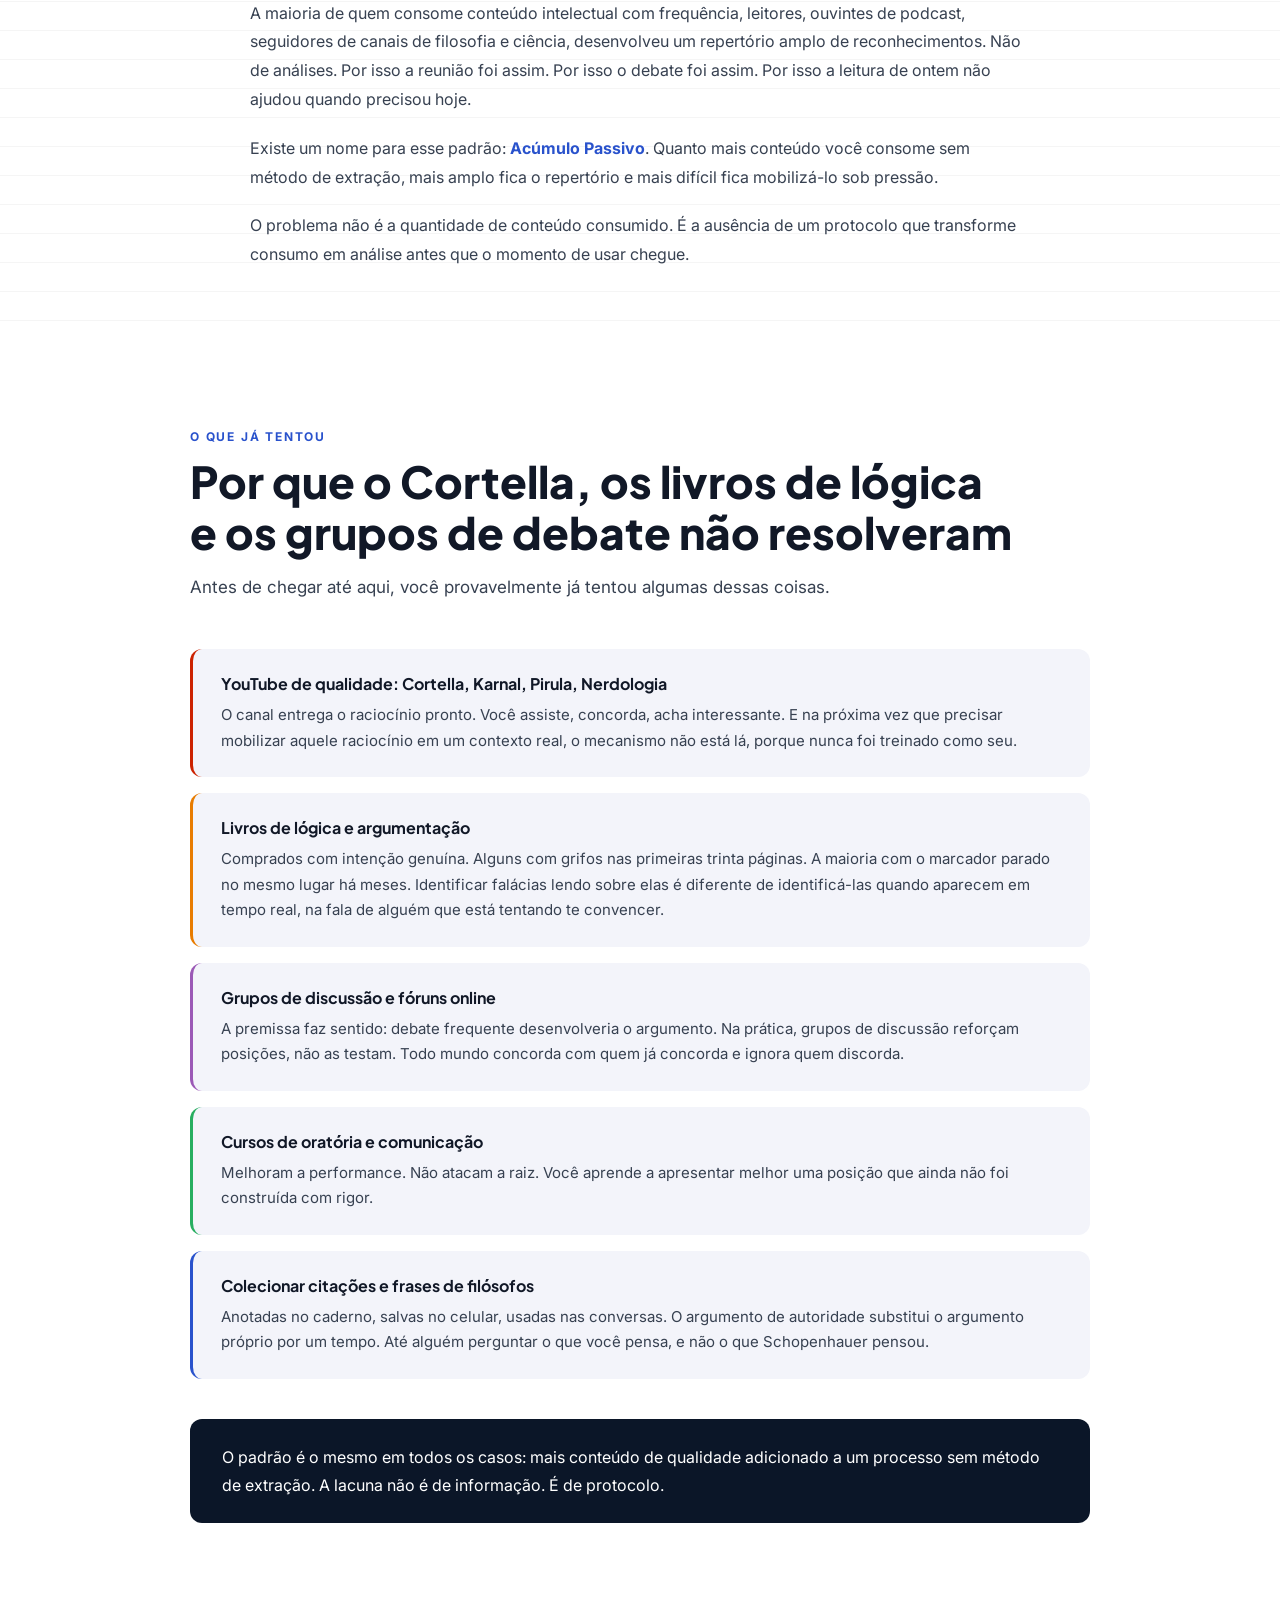
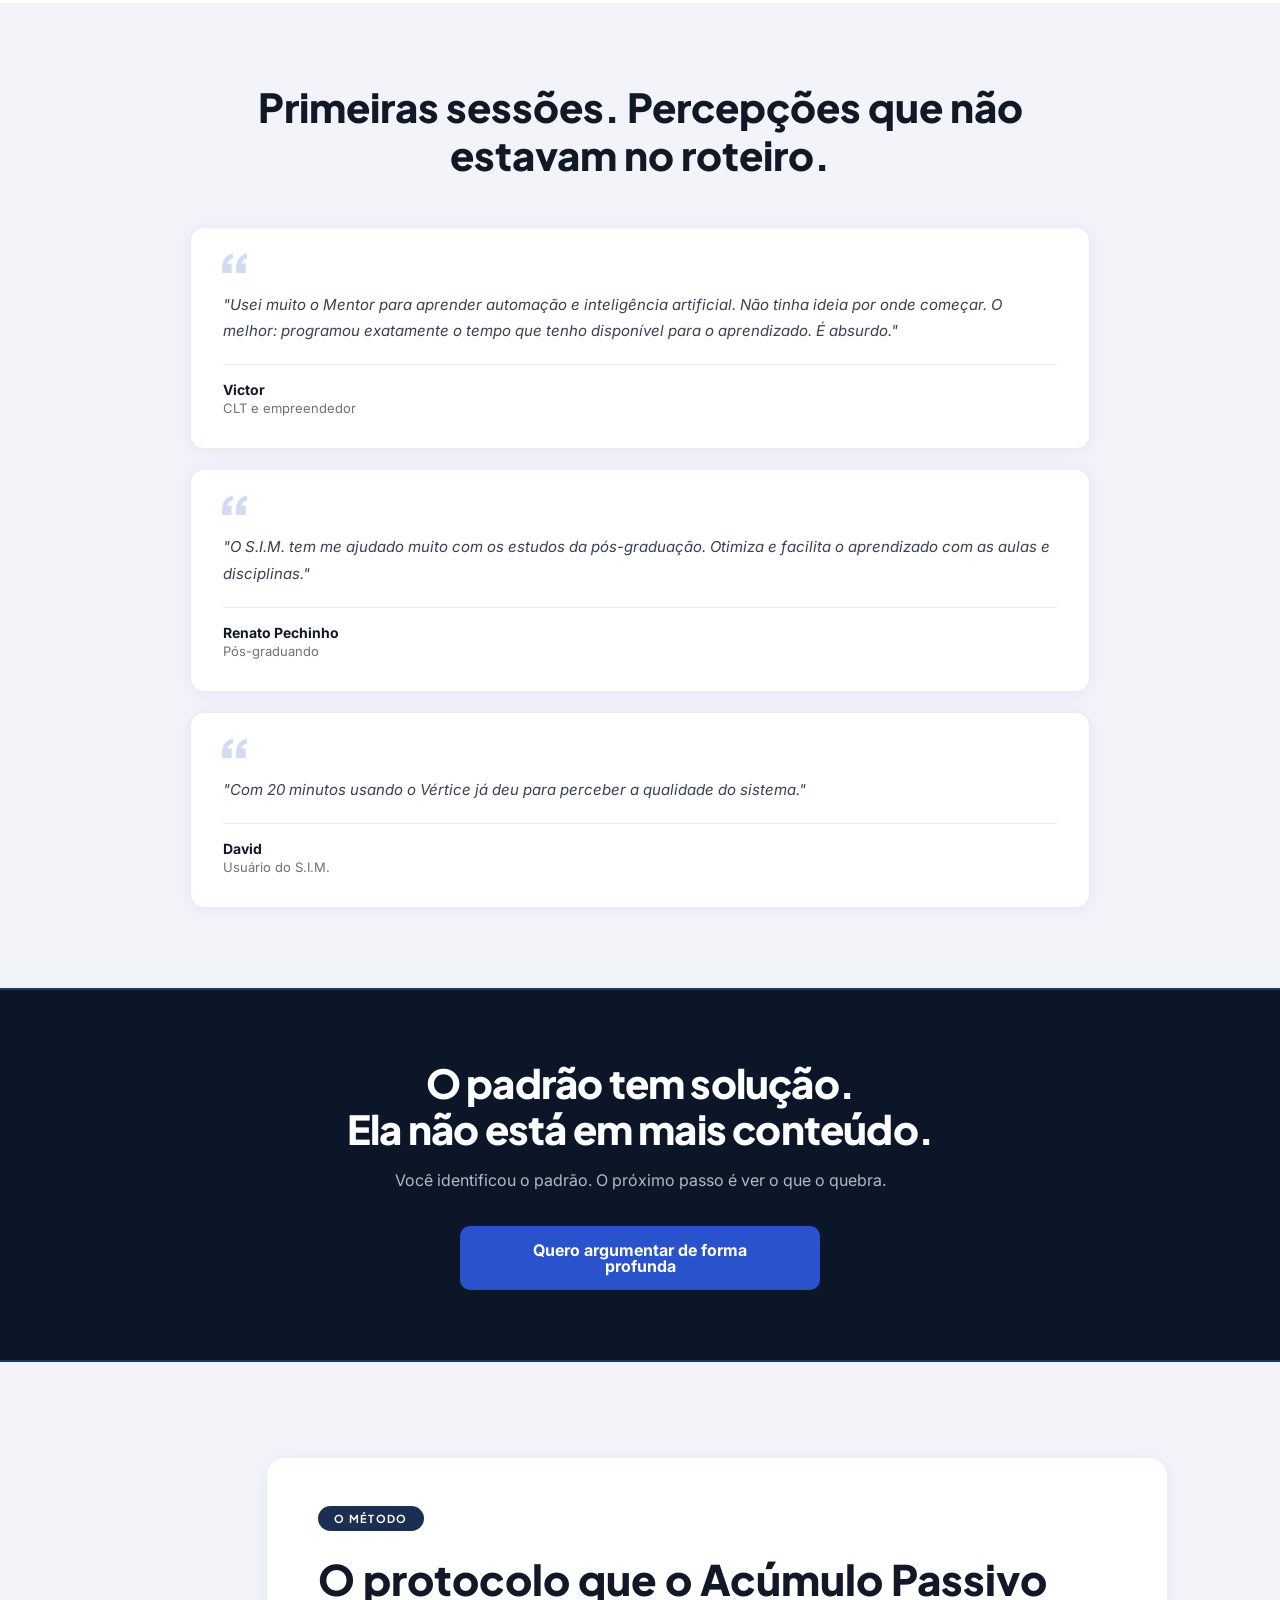
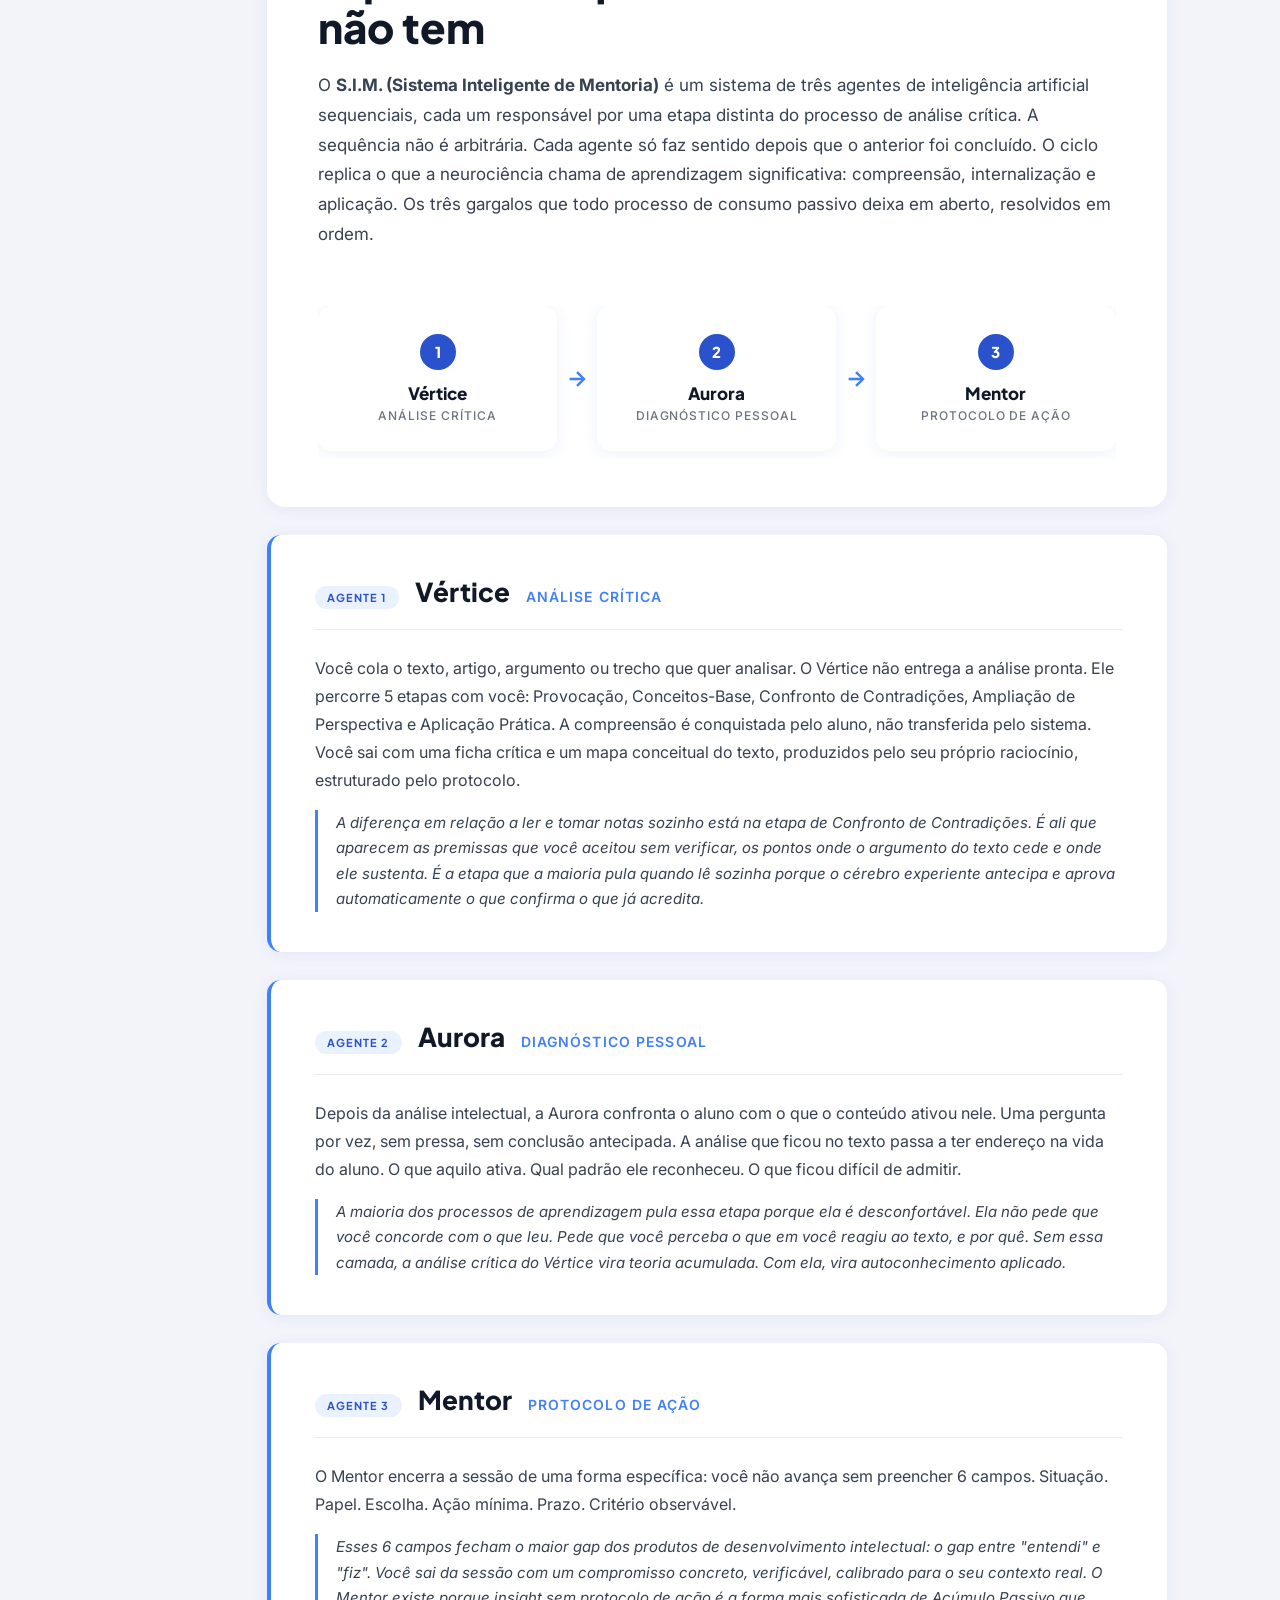
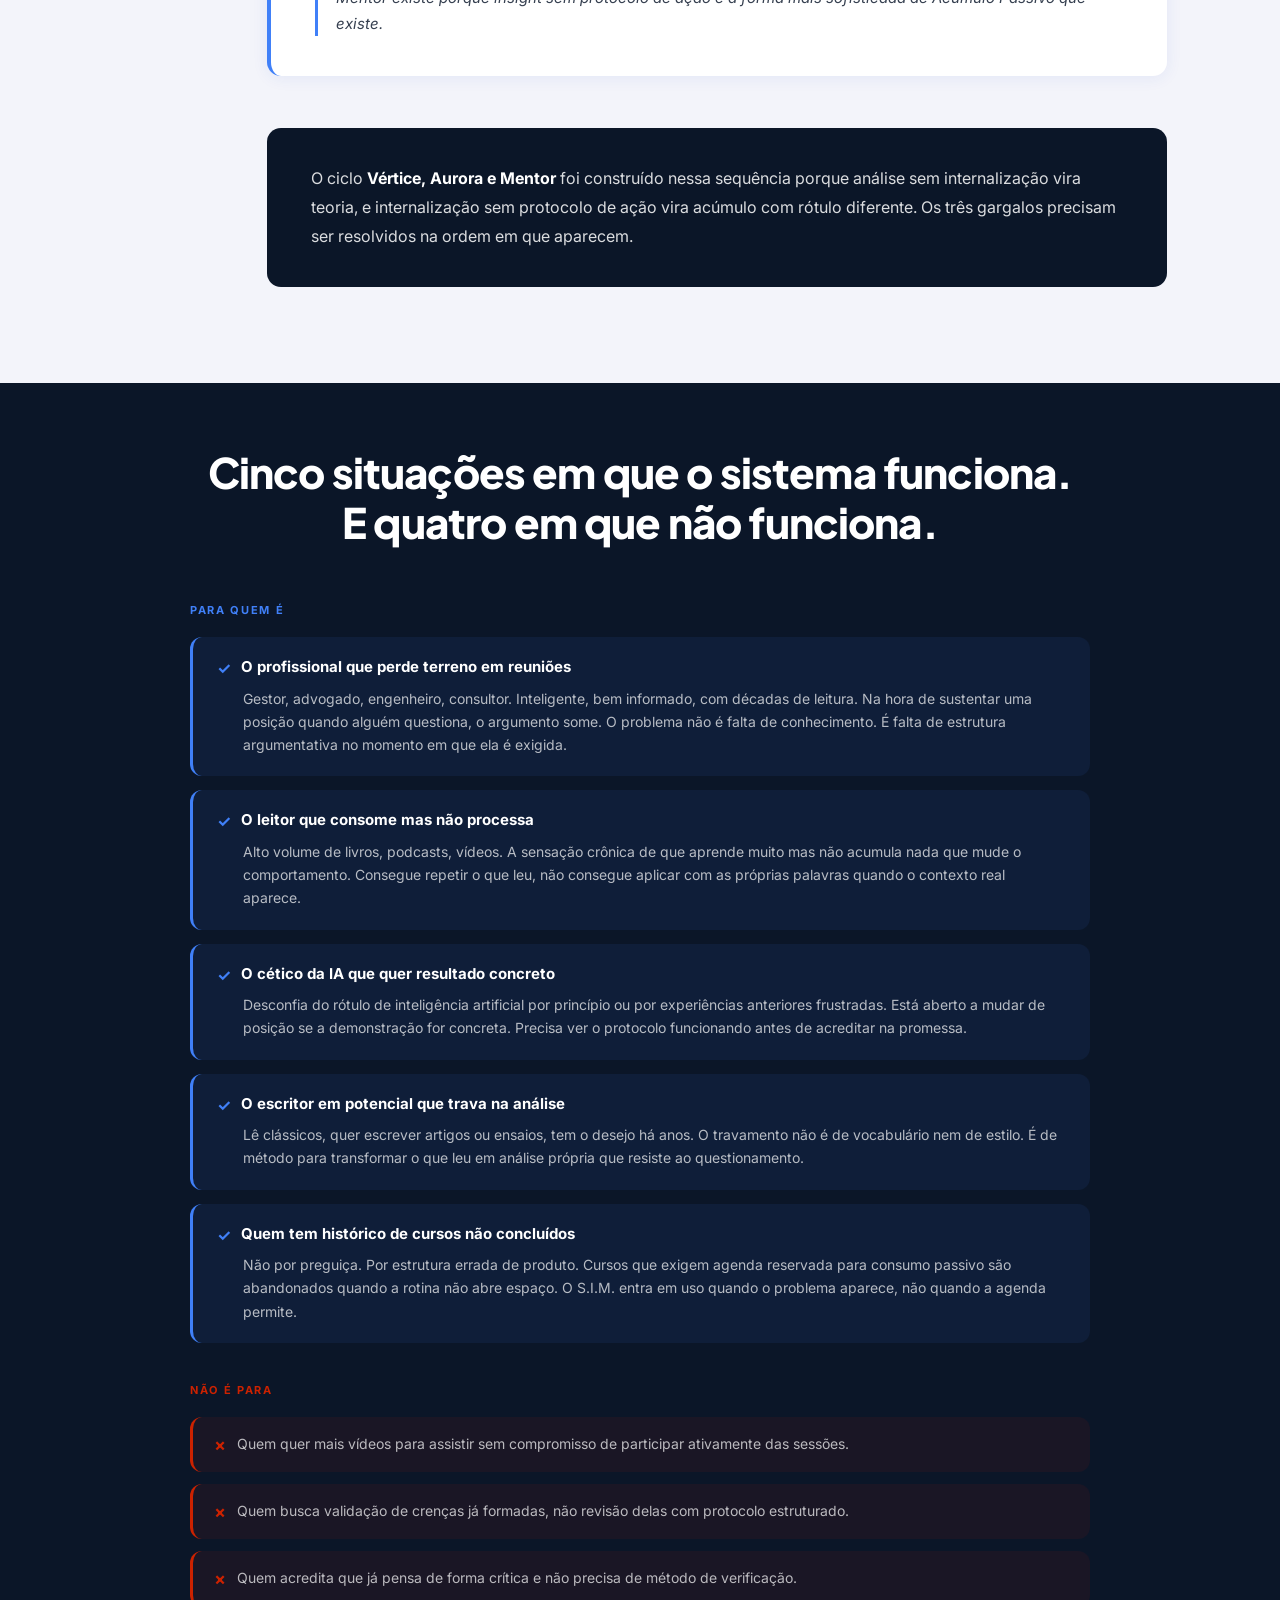
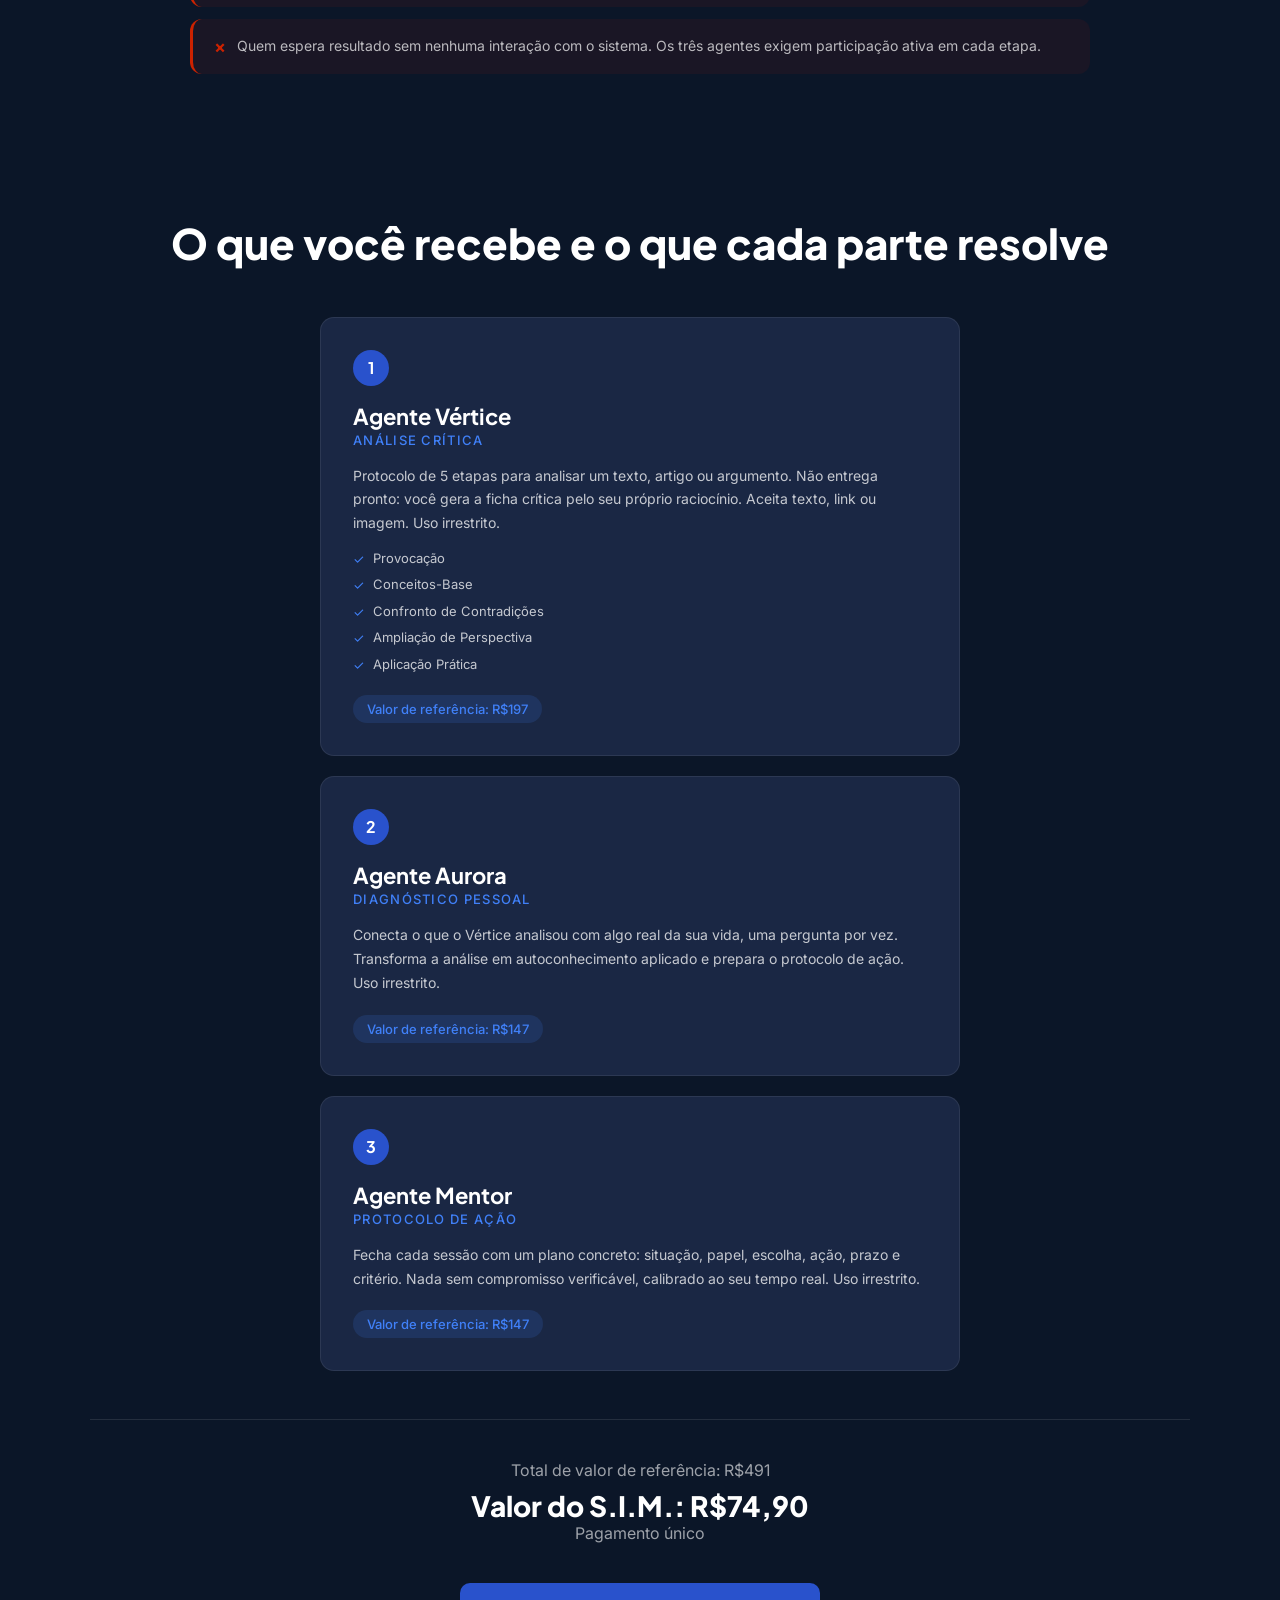
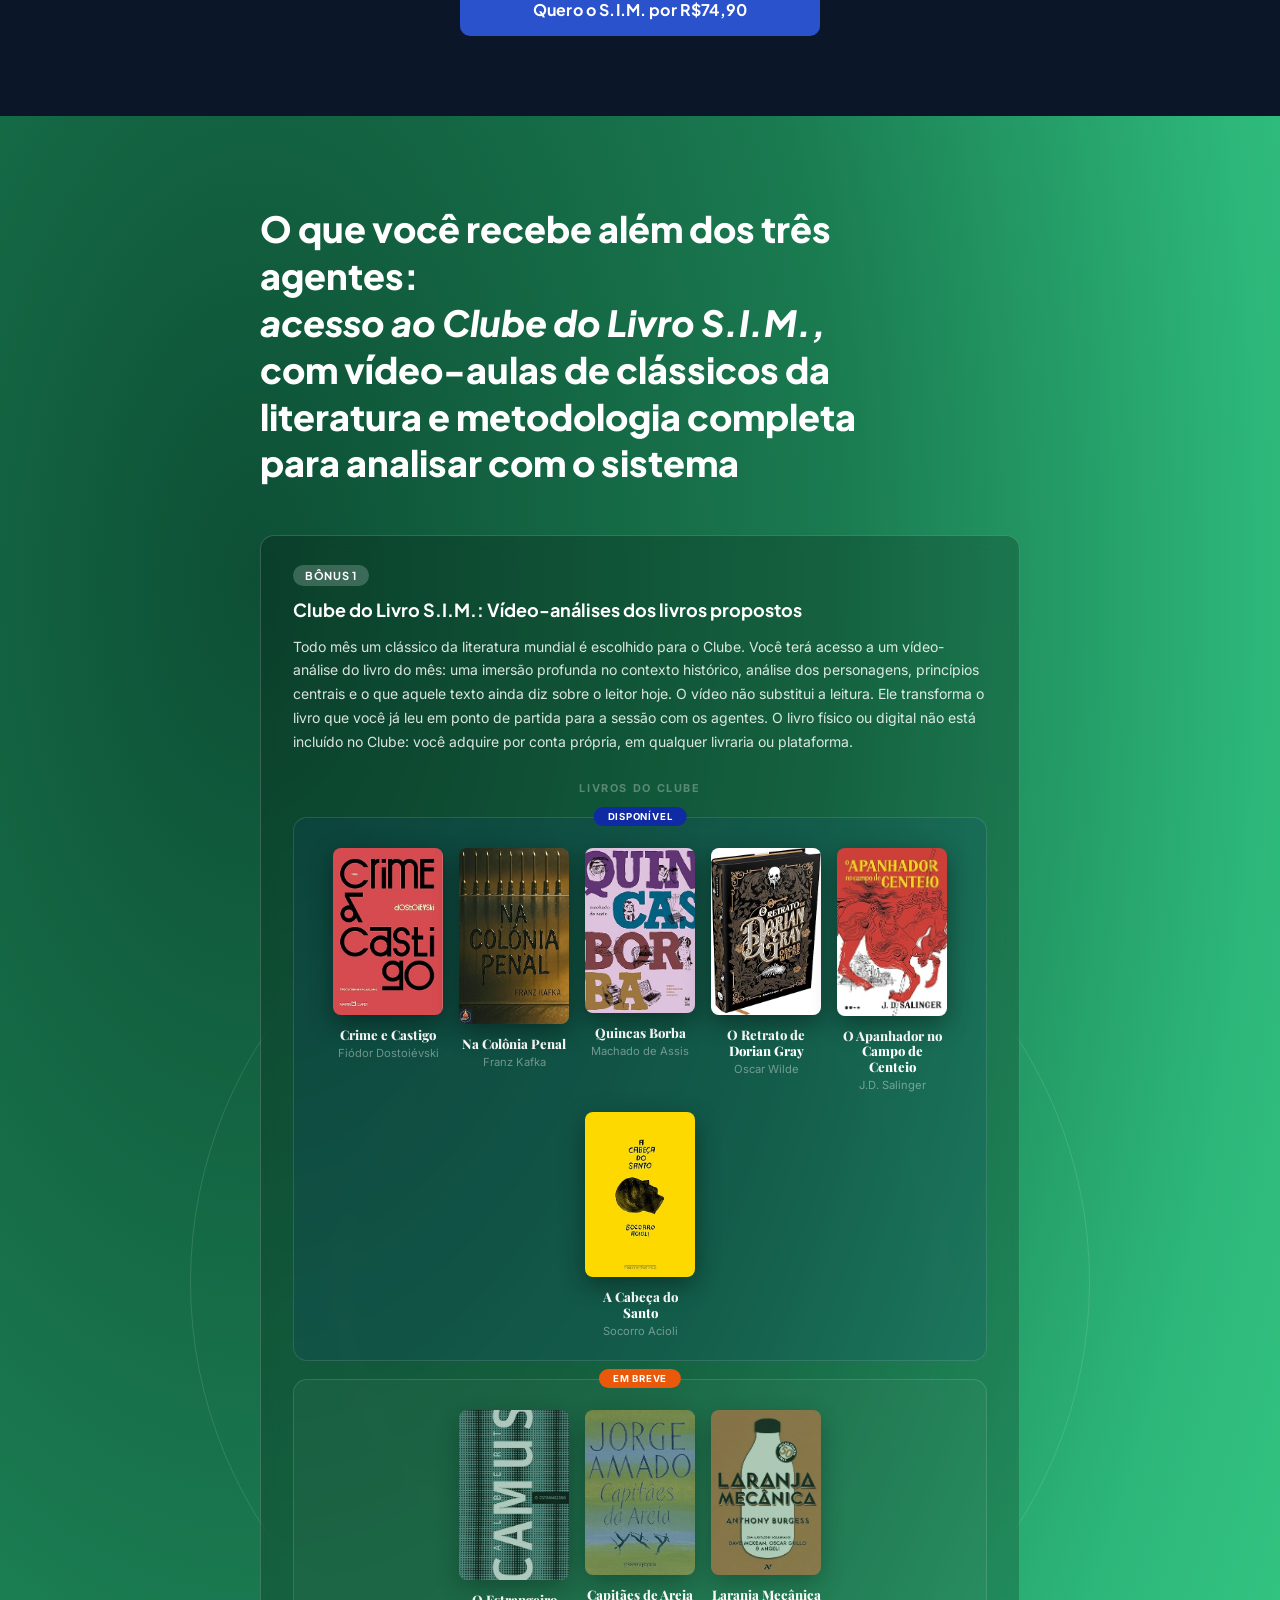
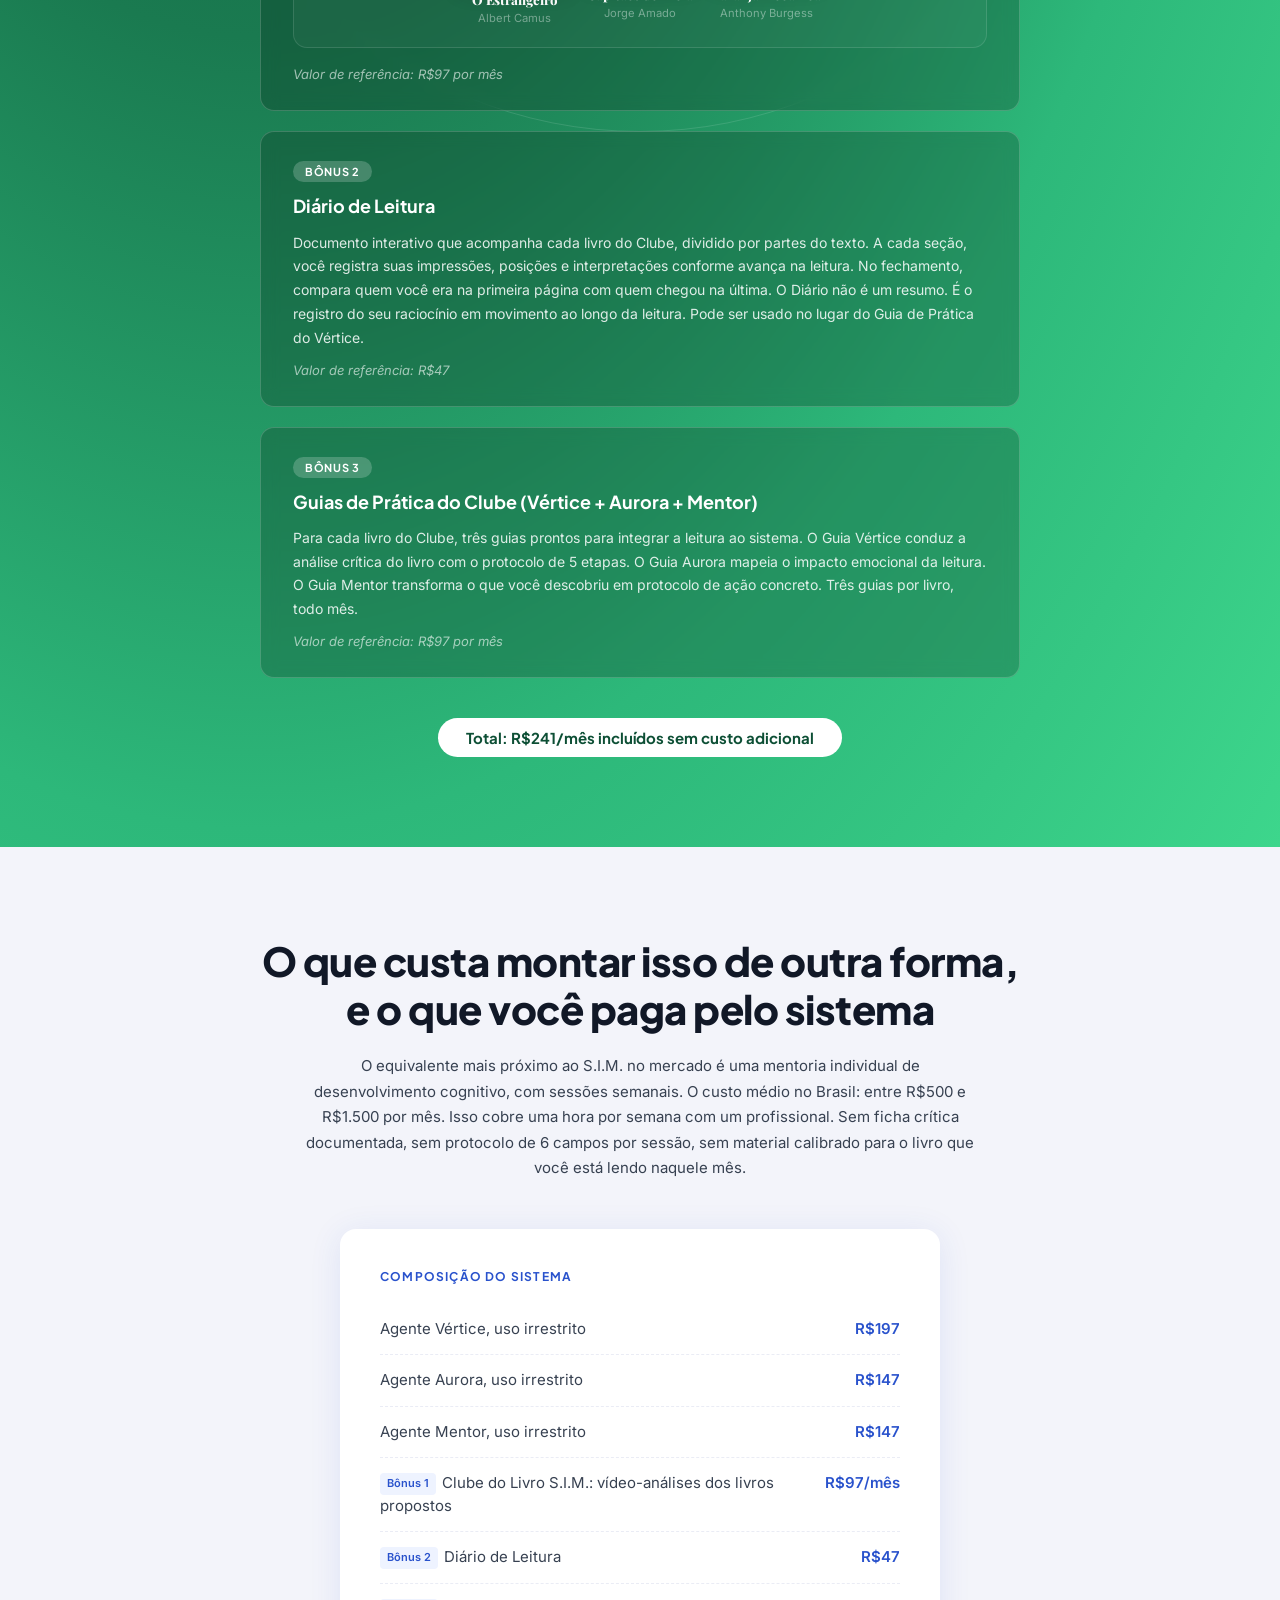
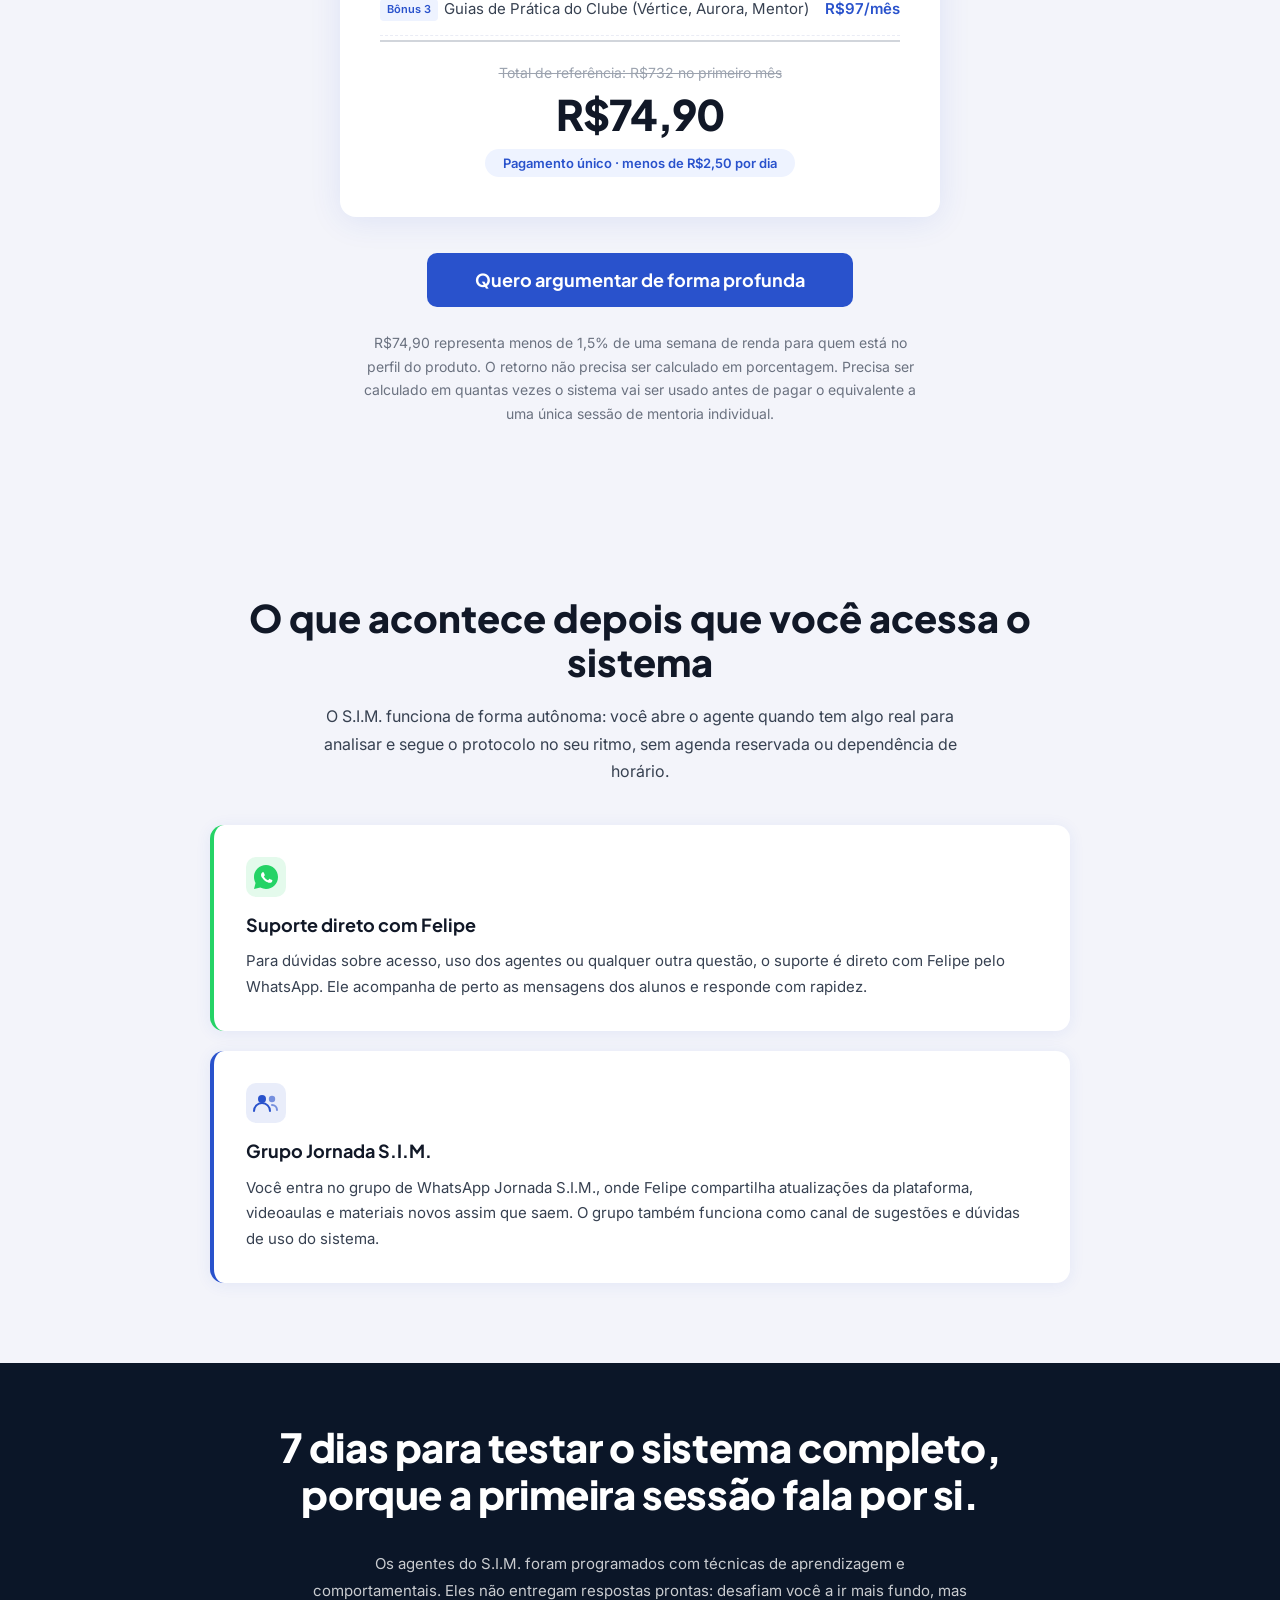
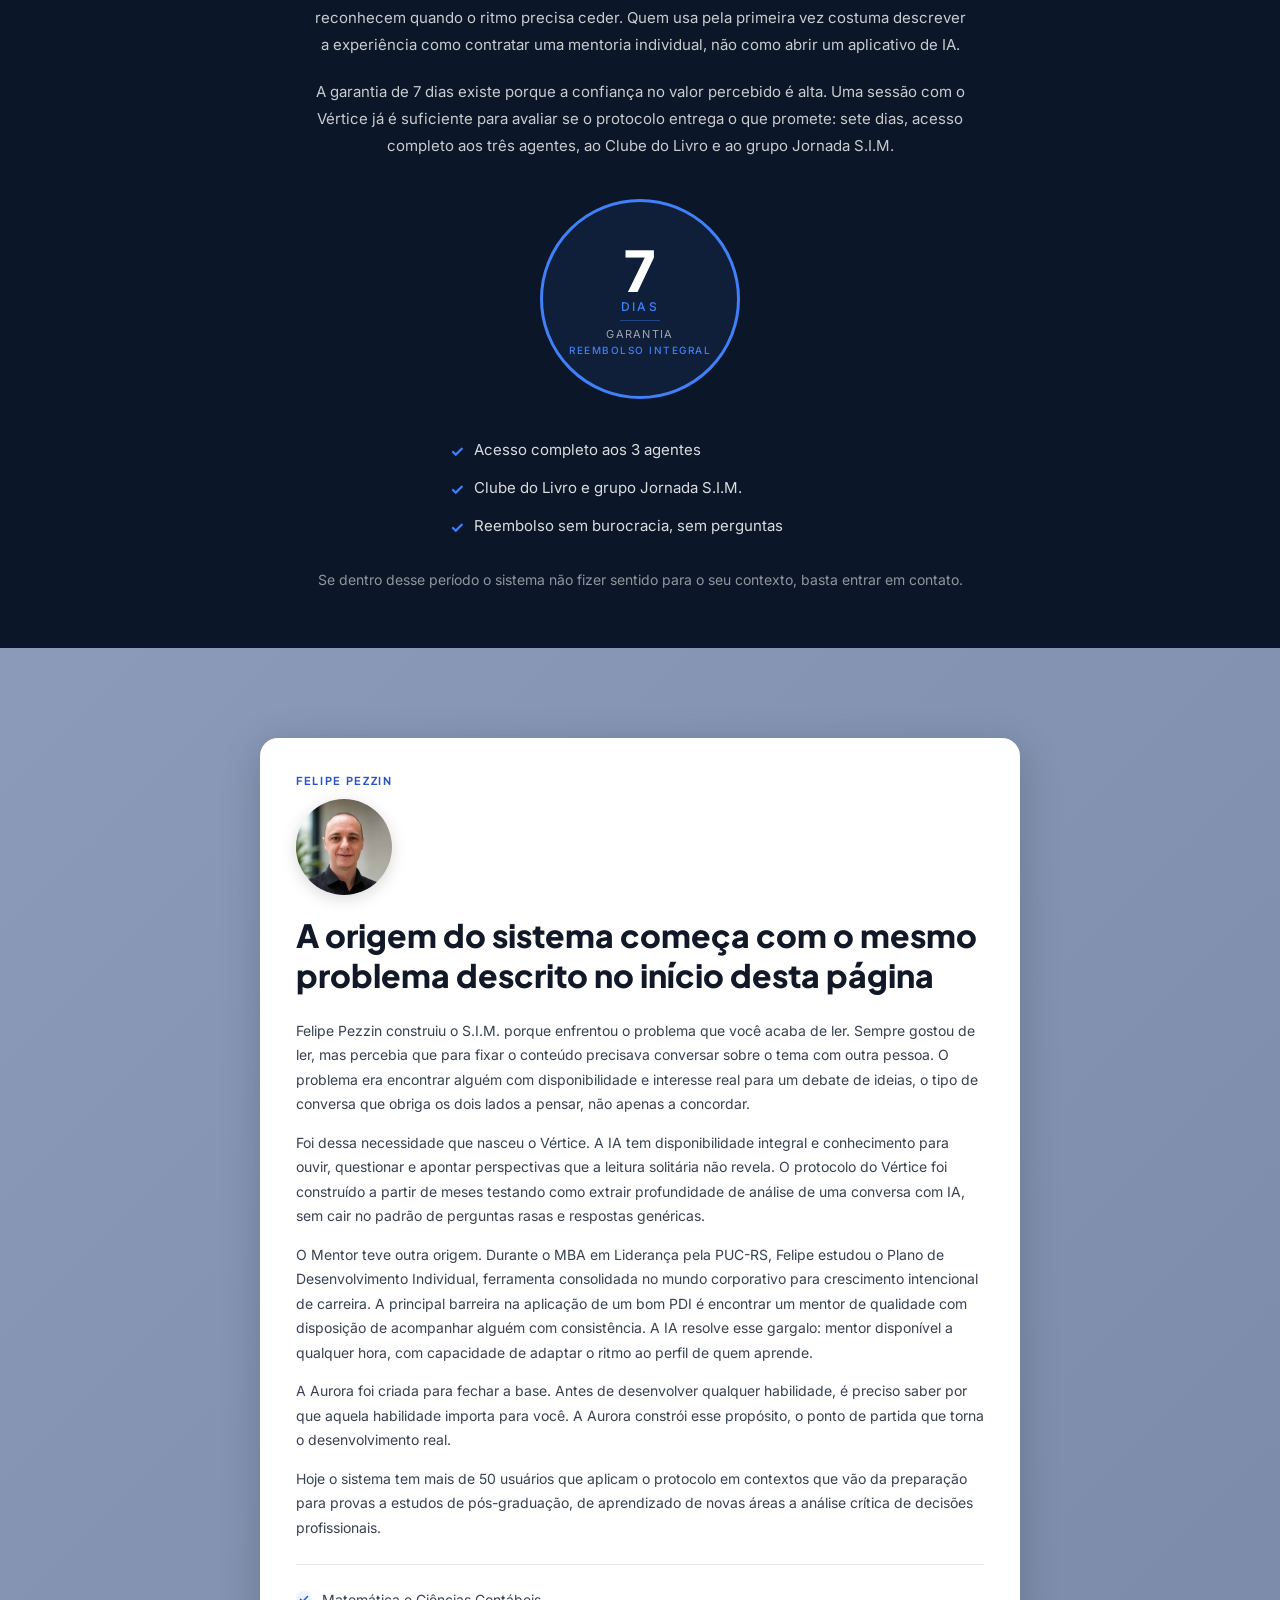
<file: Nova/index.html>
<!DOCTYPE html>
<html lang="pt-BR">
<head>
<meta charset="UTF-8">
<!-- Meta Pixel Code -->
<script>
!function(f,b,e,v,n,t,s)
{if(f.fbq)return;n=f.fbq=function(){n.callMethod?
n.callMethod.apply(n,arguments):n.queue.push(arguments)};
if(!f._fbq)f._fbq=n;n.push=n;n.loaded=!0;n.version='2.0';
n.queue=[];t=b.createElement(e);t.async=!0;
t.src=v;s=b.getElementsByTagName(e)[0];
s.parentNode.insertBefore(t,s)}(window, document,'script',
'https://connect.facebook.net/en_US/fbevents.js');
fbq('init', '1388178406296753');
fbq('track', 'PageView');
</script>
<noscript><img height="1" width="1" style="display:none"
src="https://www.facebook.com/tr?id=1388178406296753&ev=PageView&noscript=1"
/></noscript>
<!-- End Meta Pixel Code -->

<!-- Microsoft Clarity -->
<script type="text/javascript">
(function(c,l,a,r,i,t,y){
    c[a]=c[a]||function(){(c[a].q=c[a].q||[]).push(arguments)};
    t=l.createElement(r);t.async=1;t.src="https://www.clarity.ms/tag/"+i;
    y=l.getElementsByTagName(r)[0];y.parentNode.insertBefore(t,y);
})(window, document, "clarity", "script", "w54njaulph");
</script>
<!-- End Microsoft Clarity -->

<meta name="viewport" content="width=device-width, initial-scale=1.0">
<title>Pagina de vendas. sim-sistema-inteligente-de-mentoria</title>
<meta name="description" content="Pagina de vendas do produto.">
<link rel="preconnect" href="https://fonts.googleapis.com">
<link rel="preconnect" href="https://fonts.gstatic.com" crossorigin>
<link href="https://fonts.googleapis.com/css2?family=Inter:wght@300;400;500;600;700&family=Playfair+Display:ital,wght@0,400;0,700;0,900;1,900&family=Plus+Jakarta+Sans:ital,wght@0,400;0,500;0,600;0,700;0,800;0,900;1,400;1,700&display=swap" rel="stylesheet">

<style>

/* ===========================================================
   ESTILOS S.I.M. — organizados por seção
   =========================================================== */

  /* ============================================
     PALETA S.I.M. — tokens de cor (edite aqui)
     ============================================ */
  :root {
    --branco: #ffffff;
    --azul-cta: #2952cc;
    --azul-cta-hover: #1e3faf;
    --azul-destaque: #4080f8;
    --cinza-900: #111827;
    --cinza-700: #374151;
    --cinza-500: #6b7280;
    --azul-escuro: #0b1628;
    --preto-quente: #0a0806;
    --cinza-claro: #f3f4fa;
    --azul-claro: #eef3ff;
    --cinza-borda: #eaecf5;
    --creme: #f5f0e8;
    --vermelho: #cc2200;
    --verde-whats: #25d366;
    --verde-escuro: #0d4f35;
  }

/* Reset minimo pra wrappers nao colidirem com margens do body */
html,
body {
  margin: 0;
  padding: 0;
  overflow-x: hidden;
}

body {
  font-family: system-ui, -apple-system, Segoe UI, Roboto, sans-serif;
}

[class^="secao-"] {
  width: 100%;
  max-width: 100%;
}

/* === secao-hero (hero-sim.html) === */
.secao-hero *,
.secao-hero *::before,
.secao-hero *::after {
  box-sizing: border-box;
  margin: 0;
  padding: 0;
}

.secao-hero {
  background: var(--preto-quente);
  font-family: 'Inter', system-ui, sans-serif;
}

/* ── NAV STRIP ── */
.secao-hero .hero-sim__nav {
  display: flex;
  justify-content: space-between;
  align-items: center;
  padding: 16px 5%;
  border-bottom: 1px solid rgba(255, 255, 255, 0.1);
}

.secao-hero .hero-sim__nav-item {
  font-family: 'Inter', system-ui, sans-serif;
  font-size: 11px;
  font-weight: 400;
  letter-spacing: 0.15em;
  text-transform: uppercase;
  color: var(--branco);
  text-decoration: none;
}

.secao-hero .hero-sim__nav-item--center {
  text-align: center;
}

.secao-hero .hero-sim__nav-item--right {
  text-align: right;
}

/* ── SECTION ── */
.secao-hero .hero-sim {
  background: var(--preto-quente);
  width: 100%;
}

/* ── NAV FOOTER (espelho do topo) ── */
.secao-hero .hero-sim__nav--footer {
  border-bottom: none;
  border-top: 1px solid rgba(255, 255, 255, 0.1);
}

/* ── MAIN CONTENT ── */
.secao-hero .hero-sim__body {
  padding: 60px 5%;
  display: flex;
  flex-direction: column;
  align-items: center;
  text-align: center;
}

/* ── HEADLINE BLOCK ── */
.secao-hero .hero-sim__headline-block {
  width: 100%;
  max-width: 900px;
}

.secao-hero .hero-sim__headline-top {
  display: block;
  font-family: 'Inter', system-ui, sans-serif;
  font-size: 18px;
  font-weight: 400;
  letter-spacing: 0.08em;
  text-transform: uppercase;
  color: #e8e0d4;
  line-height: 1.3;
  margin-bottom: 8px;
}

.secao-hero .hero-sim__headline-big {
  display: block;
  font-family: 'Playfair Display', Georgia, serif;
  font-size: clamp(56px, 8vw, 96px);
  font-weight: 900;
  color: var(--creme);
  line-height: 1.0;
  letter-spacing: -0.01em;
  margin-bottom: 12px;
}

.secao-hero .hero-sim__headline-bottom {
  display: block;
  font-family: 'Inter', system-ui, sans-serif;
  font-size: 22px;
  font-weight: 600;
  letter-spacing: 0.04em;
  text-transform: uppercase;
  color: var(--creme);
  line-height: 1.3;
}

/* ── SUBHEADLINE ── */
.secao-hero .hero-sim__subheadline {
  margin-top: 24px;
  max-width: 560px;
  font-family: 'Inter', system-ui, sans-serif;
  font-size: 15px;
  font-weight: 400;
  color: rgba(245, 240, 232, 0.7);
  line-height: 1.7;
  text-align: center;
}

/* ── BULLETS ── */
.secao-hero .hero-sim__bullets {
  margin-top: 32px;
  max-width: 600px;
  width: 100%;
  list-style: none;
  text-align: left;
  display: flex;
  flex-direction: column;
  gap: 16px;
}

.secao-hero .hero-sim__bullet {
  display: flex;
  align-items: flex-start;
  gap: 10px;
  font-family: 'Inter', system-ui, sans-serif;
  font-size: 14px;
  font-weight: 400;
  color: #c8c0b8;
  line-height: 1.6;
}

.secao-hero .hero-sim__bullet-icon {
  color: var(--azul-destaque);
  font-size: 18px;
  line-height: 1.4;
  flex-shrink: 0;
  font-weight: 700;
}

/* ── CTA BUTTON ── */
.secao-hero .hero-sim__cta-wrapper {
  margin-top: 40px;
  display: flex;
  justify-content: center;
}

.secao-hero .hero-sim__cta {
  display: inline-block;
  background: var(--azul-cta);
  color: var(--branco);
  font-family: 'Inter', system-ui, sans-serif;
  font-size: 16px;
  font-weight: 700;
  text-decoration: none;
  border-radius: 10px;
  padding: 16px 40px;
  border: none;
  cursor: pointer;
  transition: background 0.2s ease;
  letter-spacing: 0.01em;
}

.secao-hero .hero-sim__cta:hover {
  background: var(--azul-cta-hover);
}

.secao-hero .hero-sim__cta:focus-visible {
  outline: 2px solid var(--azul-destaque);
  outline-offset: 3px;
}

/* ── PHOTO PLACEHOLDER ── */
.secao-hero .hero-sim__photo-placeholder {
  margin-top: 64px;
  width: 100%;
  max-width: 300px;
  height: 360px;
  border: 1px dashed rgba(255, 255, 255, 0.2);
  background: rgba(255, 255, 255, 0.03);
  border-radius: 12px;
  overflow: hidden;
  display: flex;
  align-items: center;
  justify-content: center;
}

.secao-hero .hero-sim__photo-label {
  font-family: 'Inter', system-ui, sans-serif;
  font-size: 13px;
  font-weight: 400;
  color: #666666;
  letter-spacing: 0.03em;
}

.secao-hero
/* ── DESKTOP ── */
@media (min-width: 768px) {
  .hero-sim__body {
    padding: 100px 5%;
  }
}

/* === secao-dor (dor-sim.html) === */
.secao-dor *,
.secao-dor *::before,
.secao-dor *::after {
  box-sizing: border-box;
  margin: 0;
  padding: 0;
}

.secao-dor {
  background-color: var(--branco);
  font-family: 'Inter', sans-serif;
}

.secao-dor .dor-section {
  border-top: 4px solid var(--vermelho);
  background-color: var(--branco);
  background-image: repeating-linear-gradient(0deg,
      transparent,
      transparent 28px,
      rgba(0, 0, 0, 0.04) 28px,
      rgba(0, 0, 0, 0.04) 29px);
  padding: 80px 5%;
}

.secao-dor .dor-inner {
  max-width: 780px;
  margin: 0 auto;
}

/* Headline block */
.secao-dor .dor-headline-block {
  position: relative;
  margin-bottom: 48px;
  padding-bottom: 8px;
}

.secao-dor .dor-decorative-num {
  position: absolute;
  top: -28px;
  left: -8px;
  font-family: 'Plus Jakarta Sans', sans-serif;
  font-size: 160px;
  font-weight: 900;
  line-height: 1;
  -webkit-text-stroke: 3px var(--vermelho);
  color: transparent;
  z-index: 0;
  pointer-events: none;
  user-select: none;
  opacity: 0.18;
  letter-spacing: -0.02em;
}

.secao-dor .dor-eyebrow {
  position: relative;
  z-index: 1;
  font-family: 'Plus Jakarta Sans', sans-serif;
  font-size: 18px;
  font-weight: 700;
  color: var(--cinza-900);
  text-transform: uppercase;
  letter-spacing: 0.15em;
  margin-bottom: 6px;
  display: block;
}

.secao-dor .dor-headline-line {
  position: relative;
  z-index: 1;
  font-family: 'Plus Jakarta Sans', sans-serif;
  font-size: clamp(52px, 7vw, 88px);
  font-weight: 900;
  color: var(--cinza-900);
  line-height: 0.95;
  display: block;
}

.secao-dor .dor-headline-line--underlined {
  text-decoration: underline;
  text-decoration-color: var(--vermelho);
  text-decoration-thickness: 4px;
  text-underline-offset: 6px;
}

/* Content grid */
.secao-dor .dor-content-grid {
  display: grid;
  grid-template-columns: 1fr;
  gap: 0;
  align-items: start;
}

/* Body text */
.secao-dor .dor-body {
  font-family: 'Inter', sans-serif;
  font-size: 16px;
  color: var(--cinza-700);
  line-height: 1.8;
}

.secao-dor .dor-body p {
  margin-bottom: 20px;
}

.secao-dor .dor-body p:last-child {
  margin-bottom: 0;
}

.secao-dor .dor-highlight {
  font-weight: 700;
  color: var(--azul-cta);
}

/* Photo placeholder */
.secao-dor .dor-photo-placeholder {
  background-color: #f3f3f3;
  border: 2px dashed #cccccc;
  height: 280px;
  display: flex;
  align-items: center;
  justify-content: center;
  text-align: center;
  padding: 20px;
}

.secao-dor .dor-photo-placeholder span {
  font-family: 'Inter', sans-serif;
  font-size: 14px;
  color: #999999;
  line-height: 1.5;
}

.secao-dor
/* Responsive */
@media (max-width: 720px) {
  .dor-section {
    padding: 60px 5%;
  }

  .secao-dor .dor-content-grid {
    grid-template-columns: 1fr;
    gap: 32px;
  }

  .secao-dor .dor-photo-placeholder {
    height: 220px;
    order: 2;
  }

  .secao-dor .dor-body {
    order: 1;
  }

  .secao-dor .dor-decorative-num {
    font-size: 110px;
    top: -16px;
  }
}

@media (max-width: 420px) {
  .dor-decorative-num {
    font-size: 80px;
    top: -10px;
  }
}

/* === secao-paliativo (paliativo-gerada-sim.html) === */
.secao-paliativo *,
.secao-paliativo *::before,
.secao-paliativo *::after {
  box-sizing: border-box;
  margin: 0;
  padding: 0;
}

.secao-paliativo {
  background: var(--branco);
  font-family: 'Inter', sans-serif;
  -webkit-font-smoothing: antialiased;
}

.secao-paliativo .paliativo-section {
  background: var(--branco);
  padding: 80px 5%;
}

.secao-paliativo .paliativo-inner {
  max-width: 900px;
  margin: 0 auto;
}

.secao-paliativo .paliativo-eyebrow {
  display: block;
  font-family: 'Inter', sans-serif;
  font-weight: 700;
  font-size: 12px;
  letter-spacing: 0.15em;
  color: var(--azul-cta);
  text-transform: uppercase;
  margin-bottom: 12px;
}

.secao-paliativo .paliativo-headline {
  font-family: 'Plus Jakarta Sans', sans-serif;
  font-weight: 800;
  font-size: clamp(28px, 4vw, 44px);
  line-height: 1.15;
  color: var(--cinza-900);
  margin-bottom: 16px;
}

.secao-paliativo .paliativo-intro {
  font-family: 'Inter', sans-serif;
  font-size: 17px;
  line-height: 1.65;
  color: var(--cinza-700);
  max-width: 720px;
  margin-bottom: 48px;
}

.secao-paliativo .paliativo-list {
  display: flex;
  flex-direction: column;
  gap: 16px;
  list-style: none;
}

.secao-paliativo .paliativo-card {
  background: var(--cinza-claro);
  border-radius: 12px;
  padding: 24px 28px;
  border-left: 3px solid #cccccc;
}

.secao-paliativo .paliativo-card--youtube {
  border-left-color: var(--vermelho);
}

.secao-paliativo .paliativo-card--livros {
  border-left-color: #e87c00;
}

.secao-paliativo .paliativo-card--grupos {
  border-left-color: #9b59b6;
}

.secao-paliativo .paliativo-card--oratoria {
  border-left-color: #27ae60;
}

.secao-paliativo .paliativo-card--citacoes {
  border-left-color: var(--azul-cta);
}

.secao-paliativo .paliativo-card-title {
  display: block;
  font-family: 'Plus Jakarta Sans', sans-serif;
  font-weight: 700;
  font-size: 16px;
  color: var(--cinza-900);
  margin-bottom: 8px;
}

.secao-paliativo .paliativo-card-desc {
  font-family: 'Inter', sans-serif;
  font-size: 15px;
  color: var(--cinza-700);
  line-height: 1.7;
}

.secao-paliativo .paliativo-closing {
  background: var(--azul-escuro);
  color: var(--branco);
  padding: 24px 32px;
  border-radius: 12px;
  font-family: 'Inter', sans-serif;
  font-size: 16px;
  line-height: 1.75;
  margin-top: 40px;
}

@media (max-width: 640px) {
  .paliativo-section {
    padding: 60px 20px;
  }

  .secao-paliativo .paliativo-card {
    padding: 18px 20px;
  }

  .secao-paliativo .paliativo-closing {
    padding: 20px 22px;
  }
}

/* === secao-prova1 (prova1-gerada-sim.html) === */
.secao-prova1 *,
.secao-prova1 *::before,
.secao-prova1 *::after {
  box-sizing: border-box;
  margin: 0;
  padding: 0;
}

.secao-prova1 .prova1-section {
  background-color: var(--cinza-claro);
  padding: 80px 5%;
  font-family: 'Inter', system-ui, sans-serif;
}

.secao-prova1 .prova1-inner {
  max-width: 900px;
  margin: 0 auto;
}

.secao-prova1 .prova1-headline {
  font-family: 'Plus Jakarta Sans', system-ui, sans-serif;
  font-weight: 800;
  font-size: clamp(26px, 3.5vw, 40px);
  color: var(--cinza-900);
  text-align: center;
  line-height: 1.2;
  margin-bottom: 48px;
}

.secao-prova1 .prova1-grid {
  display: grid;
  grid-template-columns: 1fr;
  gap: 20px;
}

@media (min-width: 768px) {
  .prova1-grid {
    grid-template-columns: repeat(3, 1fr);
  }
}

.secao-prova1 .prova1-card {
  position: relative;
  background-color: var(--branco);
  border-radius: 14px;
  padding: 32px;
  box-shadow: 0 2px 16px rgba(41, 82, 204, 0.08);
  border: 1px solid rgba(0, 0, 0, 0.07);
  display: flex;
  flex-direction: column;
  justify-content: space-between;
}

.secao-prova1 .prova1-card::before {
  content: "\201C";
  font-family: 'Plus Jakarta Sans', system-ui, sans-serif;
  font-size: 64px;
  font-weight: 800;
  color: var(--azul-cta);
  opacity: 0.2;
  position: absolute;
  top: 16px;
  left: 24px;
  line-height: 1;
  pointer-events: none;
  user-select: none;
}

.secao-prova1 .prova1-quote {
  font-size: 15px;
  color: var(--cinza-700);
  line-height: 1.75;
  font-style: italic;
  padding-top: 32px;
  flex-grow: 1;
}

.secao-prova1 .prova1-author-block {
  margin-top: 20px;
  padding-top: 16px;
  border-top: 1px solid var(--cinza-borda);
}

.secao-prova1 .prova1-author-name {
  font-size: 14px;
  font-weight: 700;
  color: var(--cinza-900);
  font-style: normal;
}

.secao-prova1 .prova1-author-role {
  font-size: 13px;
  color: var(--cinza-500);
  font-style: normal;
  margin-top: 2px;
}

/* === secao-cta (cta-gerada-sim.html) === */
.secao-cta *,
.secao-cta *::before,
.secao-cta *::after {
  box-sizing: border-box;
  margin: 0;
  padding: 0;
}

.secao-cta {
  background-color: var(--azul-escuro);
  font-family: 'Inter', sans-serif;
}

.secao-cta .cta-mid {
  width: 100%;
  background-color: var(--azul-escuro);
  border-top: 2px solid rgba(64, 128, 248, 0.30);
  border-bottom: 2px solid rgba(64, 128, 248, 0.30);
  padding: 70px 5%;
}

.secao-cta .cta-mid__inner {
  max-width: 600px;
  margin-inline: auto;
  display: flex;
  flex-direction: column;
  align-items: center;
}

.secao-cta .cta-mid__headline {
  font-family: 'Plus Jakarta Sans', sans-serif;
  font-weight: 800;
  font-size: clamp(24px, 3.5vw, 40px);
  line-height: 1.15;
  color: var(--branco);
  text-align: center;
  letter-spacing: -0.02em;
}

.secao-cta .cta-mid__body {
  font-family: 'Inter', sans-serif;
  font-weight: 400;
  font-size: 16px;
  line-height: 1.6;
  color: rgba(255, 255, 255, 0.70);
  text-align: center;
  margin-top: 16px;
}

.secao-cta .cta-mid__btn {
  display: block;
  background-color: var(--azul-cta);
  color: var(--branco);
  font-family: 'Inter', sans-serif;
  font-weight: 700;
  font-size: 16px;
  line-height: 1;
  text-decoration: none;
  text-align: center;
  border-radius: 10px;
  padding: 16px 44px;
  margin-top: 32px;
  max-width: 360px;
  width: 100%;
  margin-inline: auto;
  border: none;
  cursor: pointer;
  transition: background-color 0.2s ease, transform 0.2s ease;
}

.secao-cta .cta-mid__btn:hover,
.secao-cta .cta-mid__btn:focus-visible {
  background-color: var(--azul-cta-hover);
  transform: translateY(-2px);
  outline: none;
}

.secao-cta .cta-mid__btn:focus-visible {
  outline: 2px solid rgba(64, 128, 248, 0.80);
  outline-offset: 3px;
}

@media (max-width: 480px) {
  .cta-mid {
    padding: 52px 6%;
  }

  .secao-cta .cta-mid__btn {
    padding: 16px 24px;
    max-width: 100%;
  }
}

/* === secao-metodo (metodo-gerada-sim.html) === */
.secao-metodo .secao-metodo * {
  box-sizing: border-box;
  margin: 0;
  padding: 0;
}

.secao-metodo .secao-metodo {
  background: var(--cinza-claro);
  padding: 96px clamp(24px, 6vw, 80px);
  font-family: 'Inter', 'Plus Jakarta Sans', sans-serif;
  color: var(--cinza-900);
}

.secao-metodo .secao-metodo .metodo-inner {
  max-width: 900px;
  margin: 0 auto;
}

.secao-metodo .secao-metodo .metodo-card {
  background: var(--branco);
  border-radius: 18px;
  box-shadow: 0 2px 16px rgba(41, 82, 204, 0.08);
  padding: 48px clamp(24px, 4vw, 52px);
  margin-bottom: 28px;
}

.secao-metodo .secao-metodo .metodo-eyebrow {
  display: inline-block;
  background: #1a2f52;
  color: var(--branco);
  font-family: 'Plus Jakarta Sans', sans-serif;
  font-size: 11px;
  font-weight: 700;
  letter-spacing: 0.12em;
  text-transform: uppercase;
  padding: 6px 16px;
  border-radius: 999px;
  margin-bottom: 24px;
}

.secao-metodo .secao-metodo .metodo-headline {
  font-family: 'Plus Jakarta Sans', 'Inter', sans-serif;
  font-size: clamp(28px, 4vw, 42px);
  font-weight: 800;
  color: var(--cinza-900);
  line-height: 1.15;
  margin-bottom: 20px;
}

.secao-metodo .secao-metodo .metodo-intro {
  font-size: 17px;
  line-height: 1.75;
  color: var(--cinza-700);
  max-width: 820px;
  margin-bottom: 56px;
}

/* Diagrama sequencial */
.secao-metodo .secao-metodo .diagrama {
  display: flex;
  align-items: center;
  gap: 0;
  margin-bottom: 0;
  overflow-x: auto;
  padding-bottom: 8px;
}

.secao-metodo .secao-metodo .diagrama-node {
  flex: 1;
  min-width: 180px;
  background: var(--branco);
  border-radius: 14px;
  box-shadow: 0 2px 16px rgba(41, 82, 204, 0.08);
  padding: 28px 20px;
  text-align: center;
  position: relative;
}

.secao-metodo .secao-metodo .diagrama-node .node-num {
  width: 36px;
  height: 36px;
  background: var(--azul-cta);
  border-radius: 50%;
  color: var(--branco);
  font-family: 'Plus Jakarta Sans', sans-serif;
  font-weight: 800;
  font-size: 15px;
  display: flex;
  align-items: center;
  justify-content: center;
  margin: 0 auto 12px;
}

.secao-metodo .secao-metodo .diagrama-node .node-label {
  font-family: 'Plus Jakarta Sans', sans-serif;
  font-weight: 800;
  font-size: 17px;
  color: var(--cinza-900);
  margin-bottom: 4px;
}

.secao-metodo .secao-metodo .diagrama-node .node-sublabel {
  font-size: 12px;
  color: var(--cinza-500);
  font-weight: 500;
  text-transform: uppercase;
  letter-spacing: 0.08em;
}

.secao-metodo .secao-metodo .diagrama-arrow {
  flex: 0 0 40px;
  text-align: center;
  color: var(--azul-destaque);
  font-size: 22px;
  font-weight: 700;
  flex-shrink: 0;
}

@media (max-width: 768px) {
  .secao-metodo .secao-metodo .diagrama {
    flex-direction: column;
    align-items: stretch;
    overflow-x: visible;
    min-width: 0;
    gap: 8px;
  }
  .secao-metodo .secao-metodo .diagrama-node {
    width: 100%;
    min-width: 0;
  }
  .secao-metodo .secao-metodo .diagrama-arrow {
    flex: 0 0 auto;
    transform: rotate(90deg);
    padding: 4px 0;
  }
}

/* Cards dos agentes */
.secao-metodo .secao-metodo .agentes-lista {
  display: flex;
  flex-direction: column;
  gap: 28px;
}

.secao-metodo .secao-metodo .agente-card {
  background: var(--branco);
  border-radius: 14px;
  box-shadow: 0 2px 16px rgba(41, 82, 204, 0.08);
  padding: 40px 44px;
  display: flex;
  flex-direction: column;
  gap: 24px;
  border-left: 4px solid var(--azul-destaque);
}

.secao-metodo .secao-metodo .agente-card-left {
  display: flex;
  flex-wrap: wrap;
  align-items: baseline;
  gap: 12px 16px;
  padding-bottom: 20px;
  border-bottom: 1px solid var(--cinza-borda);
}

.secao-metodo .secao-metodo .agente-card-right {
  display: flex;
  flex-direction: column;
}

.secao-metodo .secao-metodo .agente-badge {
  display: inline-block;
  background: rgba(64, 128, 248, 0.10);
  color: var(--azul-cta);
  font-family: 'Plus Jakarta Sans', sans-serif;
  font-size: 11px;
  font-weight: 700;
  letter-spacing: 0.10em;
  text-transform: uppercase;
  padding: 5px 12px;
  border-radius: 999px;
}

.secao-metodo .secao-metodo .agente-nome {
  font-family: 'Plus Jakarta Sans', sans-serif;
  font-size: 26px;
  font-weight: 800;
  color: var(--cinza-900);
}

.secao-metodo .secao-metodo .agente-subtitulo {
  font-size: 14px;
  font-weight: 600;
  color: var(--azul-destaque);
  text-transform: uppercase;
  letter-spacing: 0.08em;
}

.secao-metodo .secao-metodo .agente-desc {
  font-size: 16px;
  line-height: 1.75;
  color: var(--cinza-700);
  margin-bottom: 16px;
}

.secao-metodo .secao-metodo .agente-destaque {
  font-size: 15px;
  line-height: 1.70;
  color: var(--cinza-700);
  border-left: 3px solid var(--azul-destaque);
  padding-left: 18px;
  font-style: italic;
}

/* Legenda do ciclo */
.secao-metodo .secao-metodo .ciclo-legenda {
  margin-top: 52px;
  background: var(--azul-escuro);
  border-radius: 14px;
  padding: 36px 44px;
  color: var(--branco);
}

.secao-metodo .secao-metodo .ciclo-legenda p {
  font-size: 16px;
  line-height: 1.80;
  color: rgba(255, 255, 255, 0.85);
}

.secao-metodo .secao-metodo .ciclo-legenda strong {
  color: var(--branco);
}

@media (max-width: 768px) {
  .secao-metodo .secao-metodo {
    padding: 64px 20px;
  }

  .secao-metodo .secao-metodo .metodo-card {
    padding: 32px 22px;
    margin-bottom: 20px;
  }

  .secao-metodo .secao-metodo .metodo-headline {
    font-size: 26px;
    line-height: 1.2;
  }

  .secao-metodo .secao-metodo .metodo-intro {
    font-size: 15px;
    line-height: 1.7;
    margin-bottom: 40px;
  }

  .secao-metodo .agente-card {
    padding: 24px 20px;
    gap: 18px;
  }

  .secao-metodo .secao-metodo .agente-card-left {
    gap: 8px 12px;
    padding-bottom: 16px;
  }

  .secao-metodo .secao-metodo .agente-nome {
    font-size: 22px;
  }

  .secao-metodo .secao-metodo .agente-subtitulo {
    font-size: 12px;
  }

  .secao-metodo .secao-metodo .agente-desc {
    font-size: 15px;
    line-height: 1.7;
  }

  .secao-metodo .secao-metodo .agente-destaque {
    font-size: 14px;
    line-height: 1.65;
    padding-left: 14px;
  }

  .secao-metodo .secao-metodo .diagrama {
    gap: 0;
  }

  .secao-metodo .secao-metodo .diagrama-node {
    min-width: 130px;
    padding: 20px 12px;
  }

  .secao-metodo .secao-metodo .diagrama-node .node-label {
    font-size: 14px;
  }

  .secao-metodo .secao-metodo .ciclo-legenda {
    padding: 24px 20px;
    margin-top: 40px;
  }

  .secao-metodo .secao-metodo .ciclo-legenda p {
    font-size: 15px;
    line-height: 1.7;
  }
}

/* === secao-para-quem (para-quem-gerada-sim.html) === */
.secao-para-quem *,
.secao-para-quem *::before,
.secao-para-quem *::after {
  box-sizing: border-box;
  margin: 0;
  padding: 0;
}

.secao-para-quem {
  background-color: var(--azul-escuro);
  font-family: 'Inter', sans-serif;
  color: var(--branco);
  -webkit-font-smoothing: antialiased;
}

.secao-para-quem .para-quem {
  background-color: var(--azul-escuro);
  padding: 64px 5%;
}

.secao-para-quem .para-quem__container {
  max-width: 900px;
  margin: 0 auto;
}

.secao-para-quem .para-quem__headline {
  font-family: 'Plus Jakarta Sans', sans-serif;
  font-weight: 800;
  font-size: clamp(26px, 3.5vw, 42px);
  color: var(--branco);
  text-align: center;
  line-height: 1.2;
  margin-bottom: 56px;
  letter-spacing: -0.02em;
}

.secao-para-quem .para-quem__grid {
  display: flex;
  flex-direction: column;
  gap: 40px;
}

/* Coluna compartilhada */
.secao-para-quem .para-quem__col {
  display: flex;
  flex-direction: column;
}

.secao-para-quem .para-quem__col-label {
  font-family: 'Inter', sans-serif;
  font-weight: 700;
  font-size: 11px;
  letter-spacing: 0.15em;
  text-transform: uppercase;
  margin-bottom: 20px;
}

.secao-para-quem .para-quem__col-label--blue {
  color: var(--azul-destaque);
}

.secao-para-quem .para-quem__col-label--red {
  color: var(--vermelho);
}

/* Cards "Para Quem É" */
.secao-para-quem .para-quem__cards-yes {
  display: flex;
  flex-direction: column;
  gap: 14px;
}

.secao-para-quem .card-yes {
  background: rgba(64, 128, 248, 0.08);
  border-left: 3px solid var(--azul-destaque);
  border-radius: 12px;
  padding: 20px 24px;
}

.secao-para-quem .card-yes__header {
  display: flex;
  align-items: flex-start;
  gap: 10px;
  margin-bottom: 8px;
}

.secao-para-quem .card-yes__icon {
  color: var(--azul-destaque);
  font-size: 16px;
  font-weight: 700;
  line-height: 1.3;
  flex-shrink: 0;
  margin-top: 1px;
}

.secao-para-quem .card-yes__name {
  font-family: 'Inter', sans-serif;
  font-weight: 700;
  font-size: 15px;
  color: var(--branco);
  line-height: 1.3;
}

.secao-para-quem .card-yes__desc {
  font-family: 'Inter', sans-serif;
  font-weight: 400;
  font-size: 14px;
  color: rgba(255, 255, 255, 0.70);
  line-height: 1.65;
  padding-left: 26px;
}

/* Cards "Não É Para" */
.secao-para-quem .para-quem__cards-no {
  display: flex;
  flex-direction: column;
  gap: 12px;
}

.secao-para-quem .card-no {
  background: rgba(204, 34, 0, 0.08);
  border-left: 3px solid var(--vermelho);
  border-radius: 12px;
  padding: 16px 20px;
  display: flex;
  align-items: flex-start;
  gap: 10px;
}

.secao-para-quem .card-no__icon {
  color: var(--vermelho);
  font-size: 16px;
  font-weight: 700;
  line-height: 1.4;
  flex-shrink: 0;
  margin-top: 1px;
}

.secao-para-quem .card-no__text {
  font-family: 'Inter', sans-serif;
  font-weight: 400;
  font-size: 14px;
  color: rgba(255, 255, 255, 0.70);
  line-height: 1.6;
}

.secao-para-quem
/* Desktop: duas colunas lado a lado */
@media (min-width: 720px) {
  .para-quem {
    padding: 90px 5%;
  }

  .secao-para-quem .para-quem__grid {
    flex-direction: row;
    align-items: flex-start;
    gap: 32px;
  }

  .secao-para-quem .para-quem__col--yes {
    flex: 1.15;
  }

  .secao-para-quem .para-quem__col--no {
    flex: 0.85;
  }
}

/* === secao-entregaveis (entregaveis-sim.html) === */
.secao-entregaveis *,
.secao-entregaveis *::before,
.secao-entregaveis *::after {
  box-sizing: border-box;
  margin: 0;
  padding: 0;
}

.secao-entregaveis {
  background-color: var(--azul-escuro);
  font-family: 'Inter', sans-serif;
}

.secao-entregaveis .entregaveis-section {
  background-color: var(--azul-escuro);
  padding: 80px 24px;
}

.secao-entregaveis .entregaveis-inner {
  max-width: 1100px;
  margin: 0 auto;
}

.secao-entregaveis .entregaveis-headline {
  font-family: 'Plus Jakarta Sans', sans-serif;
  font-size: clamp(28px, 4vw, 42px);
  font-weight: 800;
  color: var(--branco);
  text-align: center;
  margin-bottom: 48px;
  line-height: 1.2;
}

.secao-entregaveis .entregaveis-grid {
  display: grid;
  grid-template-columns: 1fr;
  gap: 20px;
  max-width: 640px;
  margin-left: auto;
  margin-right: auto;
}

.secao-entregaveis .entregavel-card {
  background: #1a2744;
  border-radius: 14px;
  padding: 32px;
  border: 1px solid rgba(255, 255, 255, 0.08);
  display: flex;
  flex-direction: column;
}

.secao-entregaveis .card-number-circle {
  width: 36px;
  height: 36px;
  background: var(--azul-cta);
  border-radius: 50%;
  display: flex;
  align-items: center;
  justify-content: center;
  flex-shrink: 0;
}

.secao-entregaveis .card-number-circle span {
  font-family: 'Plus Jakarta Sans', sans-serif;
  font-size: 16px;
  font-weight: 700;
  color: var(--branco);
  line-height: 1;
}

.secao-entregaveis .card-agent-name {
  font-family: 'Plus Jakarta Sans', sans-serif;
  font-size: 22px;
  font-weight: 700;
  color: var(--branco);
  margin-top: 16px;
  margin-bottom: 2px;
}

.secao-entregaveis .card-sub-label {
  font-family: 'Inter', sans-serif;
  font-size: 13px;
  font-weight: 500;
  color: var(--azul-destaque);
  letter-spacing: 0.1em;
  text-transform: uppercase;
  margin-bottom: 16px;
}

.secao-entregaveis .card-description {
  font-family: 'Inter', sans-serif;
  font-size: 14px;
  color: rgba(255, 255, 255, 0.75);
  line-height: 1.7;
  flex-grow: 1;
}

.secao-entregaveis .card-checklist {
  list-style: none;
  margin-top: 14px;
  display: flex;
  flex-direction: column;
  gap: 6px;
}

.secao-entregaveis .card-checklist li {
  display: flex;
  align-items: flex-start;
  gap: 8px;
  font-family: 'Inter', sans-serif;
  font-size: 13px;
  color: rgba(255, 255, 255, 0.75);
  line-height: 1.5;
}

.secao-entregaveis .card-checklist li .check-icon {
  color: var(--azul-destaque);
  font-style: normal;
  flex-shrink: 0;
  margin-top: 1px;
}

.secao-entregaveis .card-value-badge {
  display: inline-block;
  background: rgba(64, 128, 248, 0.15);
  color: var(--azul-destaque);
  font-family: 'Inter', sans-serif;
  font-size: 13px;
  font-weight: 500;
  border-radius: 999px;
  padding: 6px 14px;
  margin-top: 20px;
  align-self: flex-start;
}

.secao-entregaveis .entregaveis-footer {
  margin-top: 48px;
  border-top: 1px solid rgba(255, 255, 255, 0.1);
  padding-top: 40px;
  text-align: center;
}

.secao-entregaveis .footer-total-label {
  font-family: 'Inter', sans-serif;
  font-size: 16px;
  color: rgba(255, 255, 255, 0.6);
  margin-bottom: 8px;
}

.secao-entregaveis .footer-price-highlight {
  font-family: 'Plus Jakarta Sans', sans-serif;
  font-size: 28px;
  font-weight: 800;
  color: var(--branco);
  margin-bottom: 0;
}

.secao-entregaveis .entregaveis-cta {
  display: block;
  background: var(--azul-cta);
  color: var(--branco);
  font-family: 'Plus Jakarta Sans', sans-serif;
  font-size: 16px;
  font-weight: 700;
  border: none;
  border-radius: 10px;
  padding: 16px 40px;
  margin: 40px auto 0 auto;
  max-width: 360px;
  width: 100%;
  text-align: center;
  cursor: pointer;
  transition: background 0.2s ease;
  text-decoration: none;
  letter-spacing: 0.01em;
}

.secao-entregaveis .entregaveis-cta:hover {
  background: #1e3fa8;
}

.secao-entregaveis .entregaveis-cta:focus-visible {
  outline: 2px solid var(--azul-destaque);
  outline-offset: 3px;
}

@media (max-width: 900px) {
  .secao-entregaveis .entregaveis-grid {
    grid-template-columns: 1fr;
  }
}

@media (max-width: 600px) {
  .entregaveis-section {
    padding: 60px 20px;
  }

  .secao-entregaveis .entregavel-card {
    padding: 24px;
  }

  .secao-entregaveis .footer-price-highlight {
    font-size: 24px;
  }
}

/* === secao-bonus (bonus-sim.html) === */
.secao-bonus *,
.secao-bonus *::before,
.secao-bonus *::after {
  box-sizing: border-box;
  margin: 0;
  padding: 0;
}

.secao-bonus {
  font-family: 'Inter', sans-serif;
  background: var(--verde-escuro);
}

.secao-bonus .bonus-section {
  position: relative;
  overflow: hidden;
  background: radial-gradient(ellipse at 20% 20%, var(--verde-escuro) 0%, #1a7a50 40%, #2db87a 70%, #3dd68c 100%);
  padding: 90px 5%;
}

.secao-bonus .bonus-ring {
  position: absolute;
  top: 50%;
  left: 50%;
  transform: translate(-50%, -50%);
  border-radius: 50%;
  border: 1px solid rgba(255, 255, 255, 0.12);
  pointer-events: none;
}

.secao-bonus .bonus-ring--sm {
  width: 600px;
  height: 600px;
}

.secao-bonus .bonus-ring--lg {
  width: 900px;
  height: 900px;
}

.secao-bonus .bonus-inner {
  position: relative;
  z-index: 1;
  max-width: 760px;
  margin: 0 auto;
}

.secao-bonus .bonus-headline {
  font-family: 'Plus Jakarta Sans', sans-serif;
  font-size: clamp(22px, 3.5vw, 36px);
  font-weight: 800;
  color: var(--branco);
  line-height: 1.3;
  max-width: 600px;
  margin-bottom: 48px;
}

.secao-bonus .bonus-headline em {
  font-style: italic;
}

.secao-bonus .bonus-cards {
  display: flex;
  flex-direction: column;
  gap: 20px;
}

/* ── GALERIA DE LIVROS DO CLUBE ── */
.secao-bonus .clube-eyebrow {
  font-size: 0.68rem;
  font-weight: 700;
  color: rgba(255, 255, 255, 0.3);
  letter-spacing: 0.15em;
  text-transform: uppercase;
  text-align: center;
  margin: 28px 0 22px;
}

.secao-bonus .clube-galeria {
  display: flex;
  flex-wrap: wrap;
  justify-content: center;
  gap: 20px 16px;
}

.secao-bonus .clube-livro {
  display: flex;
  flex-direction: column;
  align-items: center;
  text-align: center;
  width: 110px;
}

.secao-bonus .clube-livro-capa-wrap {
  position: relative;
  width: 100%;
  aspect-ratio: 2 / 3;
  margin-bottom: 12px;
}

.secao-bonus .clube-livro img {
  width: 100%;
  height: 100%;
  object-fit: cover;
  border-radius: 8px;
  box-shadow: 0 8px 24px rgba(0, 0, 0, 0.4);
  display: block;
}

.secao-bonus .clube-livro--embreve img {
  filter: grayscale(50%);
  opacity: 0.65;
}

.secao-bonus .clube-quadro {
  position: relative;
  border: 1px solid rgba(255, 255, 255, 0.12);
  border-radius: 14px;
  padding: 30px 20px 22px;
  margin-bottom: 18px;
}

.secao-bonus .clube-quadro--disp {
  background: rgba(15, 43, 163, 0.10);
}

.secao-bonus .clube-quadro--breve {
  background: rgba(255, 255, 255, 0.03);
}

.secao-bonus .clube-quadro-label {
  position: absolute;
  top: -11px;
  left: 50%;
  transform: translateX(-50%);
  font-size: 0.6rem;
  font-weight: 700;
  padding: 4px 14px;
  border-radius: 100px;
  letter-spacing: 0.08em;
  text-transform: uppercase;
  white-space: nowrap;
  color: #fff;
}

.secao-bonus .clube-quadro-label--disp { background: #0f2ba3; }
.secao-bonus .clube-quadro-label--breve { background: #EA580C; }

.secao-bonus .clube-titulo {
  font-family: 'Playfair Display', serif;
  font-size: 0.82rem;
  font-weight: 800;
  color: #fff;
  line-height: 1.2;
  margin-bottom: 0.2rem;
}

.secao-bonus .clube-autor {
  font-size: 0.7rem;
  color: rgba(255, 255, 255, 0.4);
  margin: 0;
}

.secao-bonus .bonus-card {
  background: rgba(0, 0, 0, 0.20);
  backdrop-filter: blur(8px);
  -webkit-backdrop-filter: blur(8px);
  border: 1px solid rgba(255, 255, 255, 0.18);
  border-radius: 14px;
  padding: 28px 32px;
}

.secao-bonus .bonus-badge {
  display: inline-block;
  background: rgba(255, 255, 255, 0.20);
  color: var(--branco);
  font-family: 'Plus Jakarta Sans', sans-serif;
  font-size: 11px;
  font-weight: 700;
  letter-spacing: 0.06em;
  text-transform: uppercase;
  border-radius: 999px;
  padding: 4px 12px;
  margin-bottom: 12px;
}

.secao-bonus .bonus-card-title {
  font-family: 'Plus Jakarta Sans', sans-serif;
  font-size: 18px;
  font-weight: 700;
  color: var(--branco);
  margin-bottom: 12px;
  line-height: 1.35;
}

.secao-bonus .bonus-card-desc {
  font-family: 'Inter', sans-serif;
  font-size: 14px;
  color: rgba(255, 255, 255, 0.85);
  line-height: 1.7;
}

.secao-bonus .bonus-card-value {
  font-family: 'Inter', sans-serif;
  font-size: 13px;
  color: rgba(255, 255, 255, 0.60);
  font-style: italic;
  margin-top: 12px;
}

.secao-bonus .bonus-footer {
  margin-top: 40px;
  text-align: center;
}

.secao-bonus .bonus-footer-badge {
  display: inline-block;
  background: var(--branco);
  color: var(--verde-escuro);
  font-family: 'Plus Jakarta Sans', sans-serif;
  font-size: 15px;
  font-weight: 700;
  border-radius: 999px;
  padding: 10px 28px;
}

@media (max-width: 600px) {
  .bonus-section {
    padding: 60px 6%;
  }

  .secao-bonus .bonus-card {
    padding: 22px 20px;
  }

  .secao-bonus .bonus-ring--sm {
    width: 320px;
    height: 320px;
  }

  .secao-bonus .bonus-ring--lg {
    width: 520px;
    height: 520px;
  }

  .secao-bonus .bonus-footer-badge {
    font-size: 13px;
    padding: 9px 20px;
  }
}

/* === secao-stack (stack-gerada-sim.html) === */
.secao-stack *,
.secao-stack *::before,
.secao-stack *::after {
  box-sizing: border-box;
  margin: 0;
  padding: 0;
}

.secao-stack {
  background-color: var(--cinza-claro);
  font-family: 'Inter', sans-serif;
  -webkit-font-smoothing: antialiased;
}

.secao-stack .stack-valor {
  background-color: var(--cinza-claro);
  padding: 90px 5%;
}

.secao-stack .stack-valor__inner {
  max-width: 860px;
  margin-inline: auto;
}

.secao-stack .stack-valor__headline {
  font-family: 'Plus Jakarta Sans', sans-serif;
  font-size: clamp(26px, 3.5vw, 40px);
  font-weight: 800;
  color: var(--cinza-900);
  text-align: center;
  line-height: 1.2;
  letter-spacing: -0.5px;
  margin-bottom: 20px;
}

.secao-stack .stack-valor__intro {
  font-family: 'Inter', sans-serif;
  font-size: 15px;
  color: var(--cinza-700);
  max-width: 680px;
  margin-inline: auto;
  margin-bottom: 48px;
  text-align: center;
  line-height: 1.7;
}

.secao-stack .stack-valor__card {
  background-color: var(--branco);
  border-radius: 16px;
  padding: 40px;
  box-shadow: 0 4px 32px rgba(41, 82, 204, 0.10);
  max-width: 600px;
  margin-inline: auto;
}

.secao-stack .stack-valor__label {
  font-family: 'Plus Jakarta Sans', sans-serif;
  font-size: 12px;
  font-weight: 700;
  color: var(--azul-cta);
  text-transform: uppercase;
  letter-spacing: 1.2px;
  margin-bottom: 20px;
}

.secao-stack .stack-valor__row {
  display: flex;
  justify-content: space-between;
  align-items: baseline;
  gap: 16px;
  padding: 14px 0;
  border-bottom: 1px dashed var(--cinza-borda);
}

.secao-stack .stack-valor__item-name {
  font-family: 'Inter', sans-serif;
  font-size: 15px;
  color: var(--cinza-700);
  line-height: 1.5;
  flex: 1;
}

.secao-stack .stack-valor__bonus-tag {
  display: inline-block;
  font-size: 11px;
  font-weight: 600;
  color: var(--azul-cta);
  background-color: var(--azul-claro);
  border-radius: 4px;
  padding: 2px 7px;
  margin-right: 6px;
  vertical-align: middle;
  line-height: 1.6;
}

.secao-stack .stack-valor__item-price {
  font-family: 'Inter', sans-serif;
  font-size: 15px;
  font-weight: 600;
  color: var(--azul-cta);
  white-space: nowrap;
  flex-shrink: 0;
}

.secao-stack .stack-valor__separator {
  border: none;
  border-top: 2px solid #d1d5db;
  margin: 4px 0 0;
}

.secao-stack .stack-valor__totals {
  padding-top: 20px;
  display: flex;
  flex-direction: column;
  align-items: center;
  text-align: center;
}

.secao-stack .stack-valor__reference-total {
  font-family: 'Inter', sans-serif;
  font-size: 14px;
  color: #9ca3af;
  text-decoration: line-through;
  line-height: 1.5;
}

.secao-stack .stack-valor__price {
  display: block;
  font-family: 'Plus Jakarta Sans', sans-serif;
  font-size: clamp(32px, 5vw, 42px);
  font-weight: 900;
  color: var(--cinza-900);
  margin-top: 8px;
  letter-spacing: -1px;
  line-height: 1.1;
}

.secao-stack .stack-valor__badge {
  display: inline-block;
  background-color: var(--azul-claro);
  color: var(--azul-cta);
  border-radius: 999px;
  padding: 6px 18px;
  font-family: 'Inter', sans-serif;
  font-size: 13px;
  font-weight: 600;
  margin-top: 12px;
}

.secao-stack .stack-valor__cta-wrap {
  display: flex;
  justify-content: center;
  margin-top: 36px;
}

.secao-stack .stack-valor__cta {
  display: inline-block;
  background-color: var(--azul-cta);
  color: var(--branco);
  border-radius: 10px;
  padding: 18px 48px;
  font-family: 'Plus Jakarta Sans', sans-serif;
  font-size: 18px;
  font-weight: 700;
  text-decoration: none;
  border: none;
  cursor: pointer;
  transition: opacity 0.2s ease;
  line-height: 1;
}

.secao-stack .stack-valor__cta:hover {
  opacity: 0.85;
}

.secao-stack .stack-valor__closing {
  font-family: 'Inter', sans-serif;
  font-size: 14px;
  color: var(--cinza-500);
  text-align: center;
  margin-top: 24px;
  max-width: 560px;
  margin-inline: auto;
  line-height: 1.7;
}

@media (max-width: 600px) {
  .stack-valor {
    padding: 60px 5%;
  }

  .secao-stack .stack-valor__card {
    padding: 28px 20px;
  }

  .secao-stack .stack-valor__cta {
    padding: 16px 32px;
    font-size: 16px;
    width: 100%;
    text-align: center;
  }

  .secao-stack .stack-valor__cta-wrap {
    display: block;
  }

  .secao-stack .stack-valor__row {
    flex-direction: column;
    gap: 4px;
    align-items: flex-start;
  }

  .secao-stack .stack-valor__item-price {
    font-size: 14px;
  }
}

/* === secao-suporte (suporte-gerada-sim.html) === */
.secao-suporte *,
.secao-suporte *::before,
.secao-suporte *::after {
  box-sizing: border-box;
  margin: 0;
  padding: 0;
}

.secao-suporte {
  background: var(--cinza-claro);
}

.secao-suporte .suporte-sim {
  background-color: var(--cinza-claro);
  padding: 80px 5%;
  font-family: 'Inter', system-ui, sans-serif;
}

.secao-suporte .suporte-sim__inner {
  max-width: 860px;
  margin: 0 auto;
}

.secao-suporte .suporte-sim__headline {
  font-family: 'Plus Jakarta Sans', system-ui, sans-serif;
  font-weight: 800;
  font-size: clamp(24px, 3vw, 38px);
  line-height: 1.15;
  color: var(--cinza-900);
  text-align: center;
  margin-bottom: 20px;
}

.secao-suporte .suporte-sim__intro {
  font-family: 'Inter', system-ui, sans-serif;
  font-size: 16px;
  line-height: 1.7;
  color: var(--cinza-700);
  max-width: 640px;
  margin: 0 auto 40px auto;
  text-align: center;
}

.secao-suporte .suporte-sim__cards {
  display: flex;
  flex-direction: column;
  gap: 20px;
}

.secao-suporte .suporte-sim__card {
  background-color: var(--branco);
  border-radius: 14px;
  padding: 32px;
  box-shadow: 0 2px 16px rgba(41, 82, 204, 0.08);
  flex: 1;
}

.secao-suporte .suporte-sim__card--whatsapp {
  border-left: 4px solid var(--verde-whats);
}

.secao-suporte .suporte-sim__card--grupo {
  border-left: 4px solid var(--azul-cta);
}

.secao-suporte .suporte-sim__card-icon {
  display: block;
  margin-bottom: 16px;
  width: 40px;
  height: 40px;
}

.secao-suporte .suporte-sim__card-title {
  font-family: 'Plus Jakarta Sans', system-ui, sans-serif;
  font-weight: 700;
  font-size: 18px;
  line-height: 1.3;
  color: var(--cinza-900);
  margin-bottom: 12px;
}

.secao-suporte .suporte-sim__card-text {
  font-family: 'Inter', system-ui, sans-serif;
  font-size: 15px;
  line-height: 1.7;
  color: var(--cinza-700);
}

@media (min-width: 680px) {
  .suporte-sim__cards {
    flex-direction: row;
    align-items: stretch;
  }
}

/* === secao-garantia (garantia-gerada-sim.html) === */
.secao-garantia *,
.secao-garantia *::before,
.secao-garantia *::after {
  box-sizing: border-box;
  margin: 0;
  padding: 0;
}

.secao-garantia .garantia-section {
  background-color: var(--azul-escuro);
  padding: 60px 5%;
  display: flex;
  flex-direction: column;
  align-items: center;
  font-family: 'Inter', sans-serif;
}

@media (min-width: 768px) {
  .garantia-section {
    padding: 90px 5%;
  }
}

.secao-garantia .garantia-inner {
  max-width: 760px;
  width: 100%;
  display: flex;
  flex-direction: column;
  align-items: center;
  text-align: center;
}

.secao-garantia .garantia-headline {
  font-family: 'Plus Jakarta Sans', sans-serif;
  font-weight: 800;
  font-size: clamp(24px, 3.5vw, 40px);
  line-height: 1.18;
  color: var(--branco);
  text-align: center;
  margin-bottom: 32px;
  letter-spacing: -0.01em;
}

.secao-garantia .garantia-body {
  font-family: 'Inter', sans-serif;
  font-size: 15px;
  color: rgba(255, 255, 255, 0.78);
  line-height: 1.8;
  text-align: center;
  max-width: 660px;
}

.secao-garantia .garantia-body p {
  margin-bottom: 20px;
}

.secao-garantia .garantia-body p:last-child {
  margin-bottom: 0;
}

.secao-garantia .garantia-seal {
  width: 200px;
  height: 200px;
  border: 3px solid var(--azul-destaque);
  background-color: rgba(64, 128, 248, 0.08);
  border-radius: 50%;
  display: flex;
  flex-direction: column;
  align-items: center;
  justify-content: center;
  margin: 40px auto;
  cursor: default;
  transition: box-shadow 0.3s ease;
  flex-shrink: 0;
}

.secao-garantia .garantia-seal:hover {
  box-shadow: 0 0 32px rgba(64, 128, 248, 0.25);
}

.secao-garantia .garantia-seal-number {
  font-family: 'Plus Jakarta Sans', sans-serif;
  font-weight: 900;
  font-size: 56px;
  color: var(--branco);
  line-height: 1;
}

.secao-garantia .garantia-seal-days {
  font-family: 'Inter', sans-serif;
  font-size: 12px;
  font-weight: 500;
  color: var(--azul-destaque);
  letter-spacing: 0.2em;
  text-transform: uppercase;
  margin-top: 2px;
}

.secao-garantia .garantia-seal-divider {
  width: 40px;
  border: none;
  border-top: 1px solid rgba(64, 128, 248, 0.4);
  margin: 6px auto;
}

.secao-garantia .garantia-seal-label {
  font-family: 'Inter', sans-serif;
  font-size: 11px;
  font-weight: 400;
  color: rgba(255, 255, 255, 0.60);
  letter-spacing: 0.12em;
  text-transform: uppercase;
}

.secao-garantia .garantia-seal-subtitle {
  font-family: 'Inter', sans-serif;
  font-size: 10px;
  font-weight: 500;
  color: var(--azul-destaque);
  letter-spacing: 0.15em;
  text-transform: uppercase;
  margin-top: 3px;
}

.secao-garantia .garantia-bullets {
  list-style: none;
  padding: 0;
  max-width: 380px;
  width: 100%;
  margin: 0 auto;
  display: flex;
  flex-direction: column;
  gap: 14px;
  text-align: left;
}

.secao-garantia .garantia-bullets li {
  display: flex;
  align-items: flex-start;
  gap: 10px;
  font-family: 'Inter', sans-serif;
  font-size: 15px;
  color: rgba(255, 255, 255, 0.85);
  line-height: 1.5;
}

.secao-garantia .garantia-bullet-check {
  color: var(--azul-destaque);
  font-size: 16px;
  line-height: 1.5;
  flex-shrink: 0;
  font-weight: 700;
}

.secao-garantia .garantia-closing {
  font-family: 'Inter', sans-serif;
  font-size: 14px;
  color: rgba(255, 255, 255, 0.55);
  text-align: center;
  margin-top: 32px;
}

/* === secao-autoridade (autoridade-sim.html) === */
.secao-autoridade *,
.secao-autoridade *::before,
.secao-autoridade *::after {
  box-sizing: border-box;
  margin: 0;
  padding: 0;
}

.secao-autoridade {
  font-family: 'Inter', system-ui, sans-serif;
  -webkit-font-smoothing: antialiased;
}

.secao-autoridade .autoridade-sim {
  background: linear-gradient(135deg, #8a9ab8 0%, #7a8aa8 100%);
  padding: 90px 5%;
}

.secao-autoridade .autoridade-sim__inner {
  max-width: 760px;
  margin: 0 auto;
  display: block;
}

/* ── Card branco ── */
.secao-autoridade .autoridade-sim__card {
  background: var(--branco);
  border-radius: 18px;
  padding: 36px;
  box-shadow: 0 8px 40px rgba(0, 0, 0, 0.18);
}

.secao-autoridade .autoridade-sim__label {
  display: block;
  font-family: 'Plus Jakarta Sans', system-ui, sans-serif;
  font-size: 11px;
  font-weight: 700;
  color: var(--azul-cta);
  letter-spacing: 0.15em;
  text-transform: uppercase;
  margin-bottom: 12px;
}

.secao-autoridade .autoridade-sim__headline {
  font-family: 'Plus Jakarta Sans', system-ui, sans-serif;
  font-size: clamp(22px, 3vw, 32px);
  font-weight: 800;
  color: var(--cinza-900);
  line-height: 1.25;
  margin-bottom: 24px;
}

.secao-autoridade .autoridade-sim__body {
  font-family: 'Inter', system-ui, sans-serif;
  font-size: 14px;
  color: var(--cinza-700);
  line-height: 1.75;
}

.secao-autoridade .autoridade-sim__body p {
  margin-bottom: 14px;
}

.secao-autoridade .autoridade-sim__body p:last-child {
  margin-bottom: 0;
}

/* ── Separador ── */
.secao-autoridade .autoridade-sim__separator {
  border: none;
  border-top: 1px solid #e5e7eb;
  margin: 24px 0;
}

/* ── Credenciais ── */
.secao-autoridade .autoridade-sim__credentials {
  list-style: none;
  display: flex;
  flex-direction: column;
  gap: 10px;
  margin-bottom: 24px;
}

.secao-autoridade .autoridade-sim__credentials li {
  display: flex;
  align-items: flex-start;
  gap: 10px;
  font-family: 'Inter', system-ui, sans-serif;
  font-size: 14px;
  color: var(--cinza-700);
  line-height: 1.5;
}

.secao-autoridade .autoridade-sim__credentials li svg {
  flex-shrink: 0;
  margin-top: 2px;
}

/* ── Badge rodapé ── */
.secao-autoridade .autoridade-sim__badge-row {
  display: flex;
  align-items: center;
  gap: 10px;
}

.secao-autoridade .autoridade-sim__badge {
  display: inline-flex;
  align-items: center;
  gap: 6px;
  background: var(--azul-claro);
  color: var(--azul-cta);
  font-family: 'Inter', system-ui, sans-serif;
  font-size: 12px;
  font-weight: 600;
  padding: 5px 14px;
  border-radius: 999px;
}

.secao-autoridade .autoridade-sim__badge-dot {
  width: 6px;
  height: 6px;
  background: var(--azul-cta);
  border-radius: 50%;
  display: inline-block;
}

/* ── Foto mini do Felipe ── */
.secao-autoridade .autoridade-sim__foto-mini {
  width: 96px;
  height: 96px;
  border-radius: 50%;
  overflow: hidden;
  margin-bottom: 20px;
  box-shadow: 0 4px 16px rgba(0, 0, 0, 0.15);
}

.secao-autoridade .autoridade-sim__foto-mini img {
  width: 100%;
  height: 100%;
  object-fit: cover;
  object-position: center top;
  display: block;
}

.secao-autoridade
/* ── Responsivo ── */
@media (max-width: 768px) {
  .autoridade-sim {
    padding: 60px 5%;
  }

  .secao-autoridade .autoridade-sim__inner {
    grid-template-columns: 1fr;
    gap: 28px;
  }

  .secao-autoridade .autoridade-sim__card {
    padding: 28px 22px;
  }

  .secao-autoridade .autoridade-sim__photo {
    height: 280px;
    order: -1;
  }
}

@media (max-width: 480px) {
  .autoridade-sim__card {
    padding: 22px 18px;
  }

  .secao-autoridade .autoridade-sim__photo {
    height: 220px;
  }
}

/* === secao-faq (faq-gerada-sim.html) === */
.secao-faq .faq-sim {
  background-color: var(--cinza-claro);
  padding: 90px 5%;
  font-family: 'Inter', system-ui, sans-serif;
  box-sizing: border-box;
}

.secao-faq .faq-sim *,
.secao-faq .faq-sim *::before,
.secao-faq .faq-sim *::after {
  box-sizing: border-box;
}

.secao-faq .faq-sim__inner {
  max-width: 800px;
  margin: 0 auto;
}

.secao-faq .faq-sim__headline {
  font-family: 'Plus Jakarta Sans', system-ui, sans-serif;
  font-size: clamp(26px, 3.5vw, 40px);
  font-weight: 800;
  color: var(--cinza-900);
  text-align: center;
  margin: 0 0 48px 0;
  line-height: 1.2;
}

.secao-faq .faq-sim__list {
  list-style: none;
  margin: 0;
  padding: 0;
}

.secao-faq .faq-sim__item {
  margin-bottom: 8px;
}

.secao-faq .faq-sim__item details {
  border-radius: 12px;
  overflow: hidden;
}

.secao-faq .faq-sim__item summary {
  background-color: var(--branco);
  border-radius: 12px;
  padding: 20px 24px;
  cursor: pointer;
  font-family: 'Plus Jakarta Sans', system-ui, sans-serif;
  font-size: 16px;
  font-weight: 700;
  color: var(--cinza-900);
  list-style: none;
  display: flex;
  align-items: center;
  justify-content: space-between;
  gap: 16px;
  box-shadow: 0 2px 12px rgba(41, 82, 204, 0.07);
  transition: border-radius 0.2s ease;
  user-select: none;
  -webkit-user-select: none;
}

.secao-faq .faq-sim__item summary::-webkit-details-marker {
  display: none;
}

.secao-faq .faq-sim__item summary::after {
  content: '+';
  font-family: 'Inter', system-ui, sans-serif;
  font-size: 22px;
  font-weight: 400;
  color: var(--azul-cta);
  flex-shrink: 0;
  line-height: 1;
  transition: transform 0.2s ease, opacity 0.15s ease;
}

.secao-faq .faq-sim__item details[open]>summary {
  border-bottom: 1px solid var(--cinza-borda);
  border-bottom-left-radius: 0;
  border-bottom-right-radius: 0;
}

.secao-faq .faq-sim__item details[open]>summary::after {
  content: '×';
  color: var(--azul-cta);
}

.secao-faq .faq-sim__answer {
  background-color: var(--branco);
  padding: 20px 24px 24px;
  font-family: 'Inter', system-ui, sans-serif;
  font-size: 15px;
  color: var(--cinza-700);
  line-height: 1.75;
  border-radius: 0 0 12px 12px;
}

@media (max-width: 600px) {
  .faq-sim {
    padding: 60px 5%;
  }

  .secao-faq .faq-sim__headline {
    margin-bottom: 32px;
  }

  .secao-faq .faq-sim__item summary {
    padding: 16px 20px;
    font-size: 15px;
  }

  .secao-faq .faq-sim__answer {
    padding: 16px 20px 20px;
    font-size: 14px;
  }
}

/* === secao-oferta-final (oferta-final-gerada-sim.html) === */
.secao-oferta-final *,
.secao-oferta-final *::before,
.secao-oferta-final *::after {
  box-sizing: border-box;
  margin: 0;
  padding: 0;
}

.secao-oferta-final {
  background-color: var(--azul-escuro);
  font-family: 'Inter', sans-serif;
  color: var(--branco);
  -webkit-font-smoothing: antialiased;
}

.secao-oferta-final .oferta-section {
  background-color: var(--azul-escuro);
  padding: 100px 5%;
}

.secao-oferta-final .oferta-inner {
  max-width: 720px;
  margin-inline: auto;
  display: flex;
  flex-direction: column;
  align-items: center;
}

.secao-oferta-final .oferta-headline {
  font-family: 'Plus Jakarta Sans', sans-serif;
  font-size: clamp(28px, 4vw, 48px);
  font-weight: 900;
  color: var(--branco);
  text-align: center;
  line-height: 1.1;
  letter-spacing: -0.02em;
  margin-bottom: 16px;
}

.secao-oferta-final .oferta-intro {
  font-family: 'Inter', sans-serif;
  font-size: 16px;
  font-weight: 400;
  color: rgba(255, 255, 255, 0.70);
  text-align: center;
  line-height: 1.65;
  max-width: 580px;
  margin-inline: auto;
  margin-bottom: 48px;
}

.secao-oferta-final .oferta-stack-card {
  width: 100%;
  background: rgba(255, 255, 255, 0.05);
  border: 1px solid rgba(255, 255, 255, 0.10);
  border-radius: 16px;
  padding: 36px;
  margin-bottom: 40px;
}

.secao-oferta-final .stack-row {
  display: flex;
  align-items: flex-start;
  justify-content: space-between;
  gap: 16px;
  padding: 12px 0;
  border-bottom: 1px dashed rgba(255, 255, 255, 0.08);
}

.secao-oferta-final .stack-row:last-of-type {
  border-bottom: none;
}

.secao-oferta-final .stack-row-label {
  font-family: 'Inter', sans-serif;
  font-size: 14px;
  font-weight: 400;
  color: rgba(255, 255, 255, 0.75);
  line-height: 1.4;
  flex: 1;
}

.secao-oferta-final .stack-row-label strong {
  font-weight: 600;
  color: rgba(255, 255, 255, 0.90);
  display: block;
}

.secao-oferta-final .stack-row-label .row-desc {
  display: block;
  font-size: 12px;
  color: rgba(255, 255, 255, 0.45);
  margin-top: 2px;
}

.secao-oferta-final .stack-row-value {
  font-family: 'Inter', sans-serif;
  font-size: 14px;
  font-weight: 600;
  color: var(--azul-destaque);
  white-space: nowrap;
  flex-shrink: 0;
  padding-top: 2px;
}

.secao-oferta-final .stack-total-row {
  display: flex;
  align-items: center;
  justify-content: space-between;
  padding: 16px 0 4px;
  border-top: 1px solid rgba(255, 255, 255, 0.08);
  margin-top: 4px;
}

.secao-oferta-final .stack-total-label {
  font-family: 'Inter', sans-serif;
  font-size: 13px;
  font-weight: 400;
  color: rgba(255, 255, 255, 0.40);
  text-decoration: line-through;
}

.secao-oferta-final .stack-total-value {
  font-family: 'Inter', sans-serif;
  font-size: 13px;
  font-weight: 500;
  color: rgba(255, 255, 255, 0.40);
  text-decoration: line-through;
}

.secao-oferta-final .stack-price-block {
  display: flex;
  flex-direction: column;
  align-items: center;
  margin-top: 24px;
  margin-bottom: 4px;
}

.secao-oferta-final .stack-price-main {
  font-family: 'Plus Jakarta Sans', sans-serif;
  font-size: 52px;
  font-weight: 900;
  color: var(--branco);
  text-align: center;
  letter-spacing: -0.03em;
  line-height: 1;
  margin-bottom: 12px;
}

.secao-oferta-final .stack-badge {
  display: inline-flex;
  align-items: center;
  background: rgba(64, 128, 248, 0.15);
  color: var(--azul-destaque);
  font-family: 'Inter', sans-serif;
  font-size: 13px;
  font-weight: 500;
  border-radius: 999px;
  padding: 6px 16px;
  letter-spacing: 0.01em;
}

.secao-oferta-final .oferta-cta-btn {
  display: block;
  background-color: var(--azul-cta);
  color: var(--branco);
  font-family: 'Plus Jakarta Sans', sans-serif;
  font-size: 18px;
  font-weight: 700;
  text-align: center;
  text-decoration: none;
  border-radius: 12px;
  padding: 20px 56px;
  width: 100%;
  max-width: 420px;
  margin-inline: auto;
  margin-bottom: 20px;
  border: none;
  cursor: pointer;
  transition: background-color 0.2s ease, transform 0.2s ease, box-shadow 0.2s ease;
  letter-spacing: -0.01em;
}

.secao-oferta-final .oferta-cta-btn:hover {
  background-color: var(--azul-cta-hover);
  transform: translateY(-2px);
  box-shadow: 0 8px 24px rgba(41, 82, 204, 0.35);
}

.secao-oferta-final .oferta-cta-btn:focus-visible {
  outline: 2px solid var(--azul-destaque);
  outline-offset: 3px;
  background-color: var(--azul-cta-hover);
  transform: translateY(-2px);
  box-shadow: 0 8px 24px rgba(41, 82, 204, 0.35);
}

.secao-oferta-final .oferta-footer-text {
  font-family: 'Inter', sans-serif;
  font-size: 13px;
  font-weight: 400;
  color: rgba(255, 255, 255, 0.45);
  text-align: center;
  line-height: 1.5;
  margin-top: 16px;
  max-width: 480px;
}

.secao-oferta-final .oferta-footer-links {
  font-family: 'Inter', sans-serif;
  font-size: 12px;
  color: rgba(255, 255, 255, 0.35);
  text-align: center;
  margin-top: 8px;
}

.secao-oferta-final .oferta-footer-links a {
  color: rgba(255, 255, 255, 0.35);
  text-decoration: underline;
  text-underline-offset: 2px;
  transition: color 0.15s ease;
}

.secao-oferta-final .oferta-footer-links a:hover {
  color: rgba(255, 255, 255, 0.65);
}

.secao-oferta-final .oferta-footer-links .sep {
  margin: 0 6px;
  opacity: 0.5;
}

@media (max-width: 600px) {
  .oferta-section {
    padding: 72px 5%;
  }

  .secao-oferta-final .oferta-stack-card {
    padding: 24px 20px;
  }

  .secao-oferta-final .stack-price-main {
    font-size: 42px;
  }

  .secao-oferta-final .oferta-cta-btn {
    padding: 18px 32px;
    font-size: 16px;
  }

  .secao-oferta-final .stack-row {
    flex-direction: column;
    align-items: flex-start;
    gap: 4px;
  }

  .secao-oferta-final .stack-row-value {
    font-size: 13px;
    padding-top: 0;
  }

  .secao-oferta-final .stack-total-row {
    flex-direction: column;
    align-items: center;
    gap: 2px;
    text-align: center;
  }
}

/* ── BOTÃO FLUTUANTE DE WHATSAPP ── */
.wa-float {
  position: fixed;
  bottom: 24px;
  right: 24px;
  z-index: 9999;
  display: flex;
  align-items: center;
  gap: 12px;
}
.wa-balao {
  background: #fff;
  color: #0a1228;
  font-family: 'Inter', system-ui, sans-serif;
  font-size: 0.85rem;
  font-weight: 600;
  padding: 10px 16px;
  border-radius: 14px 14px 4px 14px;
  box-shadow: 0 6px 24px rgba(0, 0, 0, 0.25);
  white-space: nowrap;
  position: relative;
  animation: waPulse 5s ease-in-out infinite;
}
.wa-balao::after {
  content: "";
  position: absolute;
  bottom: 0;
  right: -7px;
  width: 0;
  height: 0;
  border-left: 8px solid #fff;
  border-top: 8px solid transparent;
  border-bottom: 0;
}
.wa-btn {
  width: 60px;
  height: 60px;
  border-radius: 50%;
  background: #25D366;
  display: flex;
  align-items: center;
  justify-content: center;
  box-shadow: 0 6px 20px rgba(37, 211, 102, 0.45);
  flex-shrink: 0;
  text-decoration: none;
  animation: waBob 5s ease-in-out infinite;
}
.wa-btn svg {
  width: 34px;
  height: 34px;
  fill: #fff;
}
@keyframes waPulse {
  0%, 15%   { opacity: 0; transform: translateX(10px); }
  25%, 75%  { opacity: 1; transform: translateX(0); }
  85%, 100% { opacity: 0; transform: translateX(10px); }
}
@keyframes waBob {
  0%, 100% { transform: translateY(0); }
  50%      { transform: translateY(-6px); }
}
@media (max-width: 600px) {
  .wa-float { bottom: 16px; right: 16px; gap: 10px; }
  .wa-btn { width: 54px; height: 54px; }
  .wa-btn svg { width: 30px; height: 30px; }
  .wa-balao { font-size: 0.78rem; padding: 8px 13px; }
}
    /* === Acessibilidade: fontes de leitura maiores === */
    .section-sub,.hero-sub,.agente-desc,.etapa-desc,.etapa-conclusao,.transf-desc,
    .transf-titulo,.ciclo-item,.pq-texto span,.para-quem-box,.obj-card,
    .faq-pergunta,.faq-resposta,.demo-tela-desc,.demo-especialista-texto,
    .preco-item,.preco-item span,.preco-sub{
      font-size:1.05rem;
      line-height:1.7;
    }
    .section-label,.agente-tag,.col-header,.stat-label,.preco-label,
    .hero-badge,.footer-copy,.seg-item span{
      font-size:.8rem;
    }
</style>
</head>
<body>

<!-- Botão flutuante de WhatsApp -->
<div class="wa-float">
  <div class="wa-balao">Ainda com dúvidas? Manda um WhatsApp</div>
  <a class="wa-btn"
     href="https://wa.me/5527999507096?text=Oi%20Felipe%2C%20tenho%20uma%20d%C3%BAvida%20sobre%20o%20S.I.M."
     target="_blank" rel="noopener" aria-label="Conversar no WhatsApp">
    <svg viewBox="0 0 24 24"><path d="M.057 24l1.687-6.163a11.867 11.867 0 01-1.587-5.946C.16 5.335 5.495 0 12.05 0a11.817 11.817 0 018.413 3.488 11.824 11.824 0 013.48 8.414c-.003 6.557-5.338 11.892-11.893 11.892a11.9 11.9 0 01-5.688-1.448L.057 24zm6.597-3.807c1.676.995 3.276 1.591 5.392 1.592 5.448 0 9.886-4.434 9.889-9.885.002-5.462-4.415-9.89-9.881-9.892-5.452 0-9.887 4.434-9.889 9.884a9.86 9.86 0 001.51 5.26l-.999 3.648 3.728-.979zm11.387-5.464c-.074-.124-.272-.198-.57-.347-.297-.149-1.758-.868-2.031-.967-.272-.099-.47-.149-.669.149-.198.297-.768.967-.941 1.165-.173.198-.347.223-.644.074-.297-.149-1.255-.462-2.39-1.475-.883-.788-1.48-1.761-1.653-2.059-.173-.297-.018-.458.13-.606.134-.133.297-.347.446-.521.151-.172.2-.296.3-.495.099-.198.05-.372-.025-.521-.075-.148-.669-1.611-.916-2.206-.242-.579-.487-.501-.669-.51l-.57-.01c-.198 0-.52.074-.792.372-.272.297-1.04 1.016-1.04 2.479 0 1.462 1.065 2.875 1.213 3.074.149.198 2.096 3.2 5.077 4.487.709.306 1.263.489 1.694.626.712.226 1.36.194 1.872.118.571-.085 1.758-.719 2.006-1.413.248-.695.248-1.29.173-1.414z"/></svg>
  </a>
</div>

<div class="secao-hero">
<section class="hero-sim" aria-label="Seção hero S.I.M.">

  <!-- Nav strip topo -->
  <nav class="hero-sim__nav" aria-label="Identificação S.I.M.">
    <span class="hero-sim__nav-item">S.I.M.</span>
    <span class="hero-sim__nav-item hero-sim__nav-item--center">leiturasim.com</span>
    <span class="hero-sim__nav-item hero-sim__nav-item--right">Mentoria IA</span>
  </nav>

  <!-- Corpo principal -->
  <div class="hero-sim__body">

    <!-- Headline em 3 camadas tipográficas -->
    <hgroup class="hero-sim__headline-block">
      <span class="hero-sim__headline-top" aria-hidden="true">Você lê. Você ouve. Você assiste.</span>
      <h1 class="hero-sim__headline-big">E o argumento some.</h1>
      <span class="hero-sim__headline-bottom" aria-hidden="true">Na hora em que alguém questiona sua posição.</span>
    </hgroup>

    <!-- Subheadline -->
    <p class="hero-sim__subheadline">
      Consumir e analisar conteúdo são habilidades diferentes. Uma delas você já pratica há anos. A outra nunca foi treinada com método.
    </p>

    <!-- Bullets -->
    <ul class="hero-sim__bullets" aria-label="O que você vai entender">
      <li class="hero-sim__bullet">
        <span class="hero-sim__bullet-icon" aria-hidden="true">›</span>
        <span>Por que consumir muito conteúdo pode tornar mais difícil, não mais fácil, sustentar uma posição quando alguém questiona você em reunião ou debate.</span>
      </li>
      <li class="hero-sim__bullet">
        <span class="hero-sim__bullet-icon" aria-hidden="true">›</span>
        <span>A diferença entre mudar de opinião por argumento e mudar por pressão social, e como identificar os dois no momento em que acontecem.</span>
      </li>
      <li class="hero-sim__bullet">
        <span class="hero-sim__bullet-icon" aria-hidden="true">›</span>
        <span>Como um protocolo de 6 campos calibrado para o seu perfil transforma o que a análise revelou em habilidade desenvolvida, com acompanhamento e feedback, em vez de mais um insight esquecido até a próxima semana.</span>
      </li>
    </ul>

    <!-- CTA -->
    <div class="hero-sim__cta-wrapper">
      <a href="https://pay.hotmart.com/Y102564448I" target="_blank" rel="noopener" class="hero-sim__cta" role="button">
        Quero argumentar de forma profunda
      </a>
    </div>


  </div>

  <!-- Nav strip rodapé (espelho do topo) -->
  <nav class="hero-sim__nav hero-sim__nav--footer" aria-label="Rodapé S.I.M.">
    <span class="hero-sim__nav-item">S.I.M.</span>
    <span class="hero-sim__nav-item hero-sim__nav-item--center">leiturasim.com</span>
    <span class="hero-sim__nav-item hero-sim__nav-item--right">Mentoria IA</span>
  </nav>

</section>
</div>

<div class="secao-dor">
<section class="dor-section" aria-label="Seção: A dor do argumento que desaparece">
    <div class="dor-inner">

      <!-- Headline block -->
      <div class="dor-headline-block">
        <span class="dor-decorative-num" aria-hidden="true">1</span>
        <span class="dor-eyebrow">O momento em que</span>
        <span class="dor-headline-line">O ARGUMENTO</span>
        <span class="dor-headline-line dor-headline-line--underlined">DESAPARECE</span>
      </div>

      <!-- Content grid: texto -->
      <div class="dor-content-grid">

        <!-- Coluna de texto -->
        <div class="dor-body" role="main">
          <p>A reunião estava indo bem. Você sabia do assunto. Tinha lido sobre o tema na semana anterior, ouvido um podcast no caminho, acompanhado o debate online. Aí alguém fez uma pergunta específica. Não era uma pergunta difícil. Era só um nível mais fundo do que você estava pronto para responder.</p>

          <p>E o argumento sumiu. Você se ouviu dizer algo genérico. Concordou com um ponto que, na verdade, não concordava. Ou ficou em silêncio, esperando o momento passar.</p>

          <p>Isso não tem nada a ver com inteligência. Tem a ver com a diferença entre reconhecer uma informação e conseguir mobilizá-la quando alguém questiona.</p>

          <p>Reconhecimento é o que acontece quando você lê ou ouve algo e pensa: "faz sentido". É rápido, passivo, não exige esforço real. Análise é diferente. É formular uma posição, testá-la contra contra-argumentos, identificar onde ela sustenta e onde ela cede. Isso não acontece automaticamente ao consumir conteúdo. Precisa ser praticado, de forma estruturada.</p>

          <p>A maioria de quem consome conteúdo intelectual com frequência, leitores, ouvintes de podcast, seguidores de canais de filosofia e ciência, desenvolveu um repertório amplo de reconhecimentos. Não de análises. Por isso a reunião foi assim. Por isso o debate foi assim. Por isso a leitura de ontem não ajudou quando precisou hoje.</p>

          <p>Existe um nome para esse padrão: <span class="dor-highlight">Acúmulo Passivo</span>. Quanto mais conteúdo você consome sem método de extração, mais amplo fica o repertório e mais difícil fica mobilizá-lo sob pressão.</p>

          <p>O problema não é a quantidade de conteúdo consumido. É a ausência de um protocolo que transforme consumo em análise antes que o momento de usar chegue.</p>
        </div>

      </div>
    </div>
  </section>
</div>

<div class="secao-paliativo">
<section class="paliativo-section" aria-labelledby="paliativo-headline">
  <div class="paliativo-inner">

    <span class="paliativo-eyebrow">O que já tentou</span>

    <h2 class="paliativo-headline" id="paliativo-headline">
      Por que o Cortella, os livros de lógica<br>
      e os grupos de debate não resolveram
    </h2>

    <p class="paliativo-intro">
      Antes de chegar até aqui, você provavelmente já tentou algumas dessas coisas.
    </p>

    <ul class="paliativo-list" role="list">

      <li class="paliativo-card paliativo-card--youtube">
        <strong class="paliativo-card-title">YouTube de qualidade: Cortella, Karnal, Pirula, Nerdologia</strong>
        <p class="paliativo-card-desc">
          O canal entrega o raciocínio pronto. Você assiste, concorda, acha interessante.
          E na próxima vez que precisar mobilizar aquele raciocínio em um contexto real,
          o mecanismo não está lá, porque nunca foi treinado como seu.
        </p>
      </li>

      <li class="paliativo-card paliativo-card--livros">
        <strong class="paliativo-card-title">Livros de lógica e argumentação</strong>
        <p class="paliativo-card-desc">
          Comprados com intenção genuína. Alguns com grifos nas primeiras trinta páginas.
          A maioria com o marcador parado no mesmo lugar há meses. Identificar falácias
          lendo sobre elas é diferente de identificá-las quando aparecem em tempo real,
          na fala de alguém que está tentando te convencer.
        </p>
      </li>

      <li class="paliativo-card paliativo-card--grupos">
        <strong class="paliativo-card-title">Grupos de discussão e fóruns online</strong>
        <p class="paliativo-card-desc">
          A premissa faz sentido: debate frequente desenvolveria o argumento.
          Na prática, grupos de discussão reforçam posições, não as testam.
          Todo mundo concorda com quem já concorda e ignora quem discorda.
        </p>
      </li>

      <li class="paliativo-card paliativo-card--oratoria">
        <strong class="paliativo-card-title">Cursos de oratória e comunicação</strong>
        <p class="paliativo-card-desc">
          Melhoram a performance. Não atacam a raiz. Você aprende a apresentar melhor
          uma posição que ainda não foi construída com rigor.
        </p>
      </li>

      <li class="paliativo-card paliativo-card--citacoes">
        <strong class="paliativo-card-title">Colecionar citações e frases de filósofos</strong>
        <p class="paliativo-card-desc">
          Anotadas no caderno, salvas no celular, usadas nas conversas.
          O argumento de autoridade substitui o argumento próprio por um tempo.
          Até alguém perguntar o que você pensa, e não o que Schopenhauer pensou.
        </p>
      </li>

    </ul>

    <div class="paliativo-closing" role="note">
      O padrão é o mesmo em todos os casos: mais conteúdo de qualidade adicionado
      a um processo sem método de extração. A lacuna não é de informação. É de protocolo.
    </div>

  </div>
</section>
</div>

<div class="secao-prova1">
<section class="prova1-section" aria-label="Depoimentos de primeiros usuários do S.I.M.">
    <div class="prova1-inner">
      <h2 class="prova1-headline">
        Primeiras sessões. Percepções que não estavam no roteiro.
      </h2>
      <div class="prova1-grid">

        <article class="prova1-card" aria-label="Depoimento de Victor">
          <p class="prova1-quote">
            "Usei muito o Mentor para aprender automação e inteligência artificial. Não tinha ideia por onde começar. O melhor: programou exatamente o tempo que tenho disponível para o aprendizado. É absurdo."
          </p>
          <div class="prova1-author-block">
            <div class="prova1-author-name">Victor</div>
            <div class="prova1-author-role">CLT e empreendedor</div>
          </div>
        </article>

        <article class="prova1-card" aria-label="Depoimento de Renato Pechinho">
          <p class="prova1-quote">
            "O S.I.M. tem me ajudado muito com os estudos da pós-graduação. Otimiza e facilita o aprendizado com as aulas e disciplinas."
          </p>
          <div class="prova1-author-block">
            <div class="prova1-author-name">Renato Pechinho</div>
            <div class="prova1-author-role">Pós-graduando</div>
          </div>
        </article>

        <article class="prova1-card" aria-label="Depoimento de David">
          <p class="prova1-quote">
            "Com 20 minutos usando o Vértice já deu para perceber a qualidade do sistema."
          </p>
          <div class="prova1-author-block">
            <div class="prova1-author-name">David</div>
            <div class="prova1-author-role">Usuário do S.I.M.</div>
          </div>
        </article>

      </div>
    </div>
  </section>
</div>

<div class="secao-cta">
<section class="cta-mid" aria-label="Chamada para ação intermediária">
    <div class="cta-mid__inner">
      <h2 class="cta-mid__headline">
        O padrão tem solução.<br>Ela não está em mais conteúdo.
      </h2>
      <p class="cta-mid__body">
        Você identificou o padrão. O próximo passo é ver o que o quebra.
      </p>
      <a
        href="https://pay.hotmart.com/Y102564448I"
        class="cta-mid__btn"
        role="button"
        aria-label="Quero argumentar de forma profunda"
      >
        Quero argumentar de forma profunda
      </a>
    </div>
  </section>
</div>

<div class="secao-metodo">
<section class="secao-metodo">
  <div class="metodo-inner">

    <div class="metodo-card">

    <span class="metodo-eyebrow">O Método</span>

    <h2 class="metodo-headline">O protocolo que o Acúmulo Passivo não tem</h2>

    <p class="metodo-intro">
      O <strong>S.I.M. (Sistema Inteligente de Mentoria)</strong> é um sistema de três agentes de inteligência artificial sequenciais, cada um responsável por uma etapa distinta do processo de análise crítica. A sequência não é arbitrária. Cada agente só faz sentido depois que o anterior foi concluído. O ciclo replica o que a neurociência chama de aprendizagem significativa: compreensão, internalização e aplicação. Os três gargalos que todo processo de consumo passivo deixa em aberto, resolvidos em ordem.
    </p>

    <!-- Diagrama sequencial -->
    <div class="diagrama">
      <div class="diagrama-node">
        <div class="node-num">1</div>
        <div class="node-label">Vértice</div>
        <div class="node-sublabel">Análise Crítica</div>
      </div>
      <div class="diagrama-arrow">→</div>
      <div class="diagrama-node">
        <div class="node-num">2</div>
        <div class="node-label">Aurora</div>
        <div class="node-sublabel">Diagnóstico Pessoal</div>
      </div>
      <div class="diagrama-arrow">→</div>
      <div class="diagrama-node">
        <div class="node-num">3</div>
        <div class="node-label">Mentor</div>
        <div class="node-sublabel">Protocolo de Ação</div>
      </div>
    </div>

    </div><!-- /metodo-card -->

    <!-- Cards dos agentes -->
    <div class="agentes-lista">

      <!-- Vértice -->
      <div class="agente-card">
        <div class="agente-card-left">
          <span class="agente-badge">Agente 1</span>
          <div class="agente-nome">Vértice</div>
          <div class="agente-subtitulo">Análise Crítica</div>
        </div>
        <div class="agente-card-right">
          <p class="agente-desc">
            Você cola o texto, artigo, argumento ou trecho que quer analisar. O Vértice não entrega a análise pronta. Ele percorre 5 etapas com você: Provocação, Conceitos-Base, Confronto de Contradições, Ampliação de Perspectiva e Aplicação Prática. A compreensão é conquistada pelo aluno, não transferida pelo sistema. Você sai com uma ficha crítica e um mapa conceitual do texto, produzidos pelo seu próprio raciocínio, estruturado pelo protocolo.
          </p>
          <p class="agente-destaque">
            A diferença em relação a ler e tomar notas sozinho está na etapa de Confronto de Contradições. É ali que aparecem as premissas que você aceitou sem verificar, os pontos onde o argumento do texto cede e onde ele sustenta. É a etapa que a maioria pula quando lê sozinha porque o cérebro experiente antecipa e aprova automaticamente o que confirma o que já acredita.
          </p>
        </div>
      </div>

      <!-- Aurora -->
      <div class="agente-card">
        <div class="agente-card-left">
          <span class="agente-badge">Agente 2</span>
          <div class="agente-nome">Aurora</div>
          <div class="agente-subtitulo">Diagnóstico Pessoal</div>
        </div>
        <div class="agente-card-right">
          <p class="agente-desc">
            Depois da análise intelectual, a Aurora confronta o aluno com o que o conteúdo ativou nele. Uma pergunta por vez, sem pressa, sem conclusão antecipada. A análise que ficou no texto passa a ter endereço na vida do aluno. O que aquilo ativa. Qual padrão ele reconheceu. O que ficou difícil de admitir.
          </p>
          <p class="agente-destaque">
            A maioria dos processos de aprendizagem pula essa etapa porque ela é desconfortável. Ela não pede que você concorde com o que leu. Pede que você perceba o que em você reagiu ao texto, e por quê. Sem essa camada, a análise crítica do Vértice vira teoria acumulada. Com ela, vira autoconhecimento aplicado.
          </p>
        </div>
      </div>

      <!-- Mentor -->
      <div class="agente-card">
        <div class="agente-card-left">
          <span class="agente-badge">Agente 3</span>
          <div class="agente-nome">Mentor</div>
          <div class="agente-subtitulo">Protocolo de Ação</div>
        </div>
        <div class="agente-card-right">
          <p class="agente-desc">
            O Mentor encerra a sessão de uma forma específica: você não avança sem preencher 6 campos. Situação. Papel. Escolha. Ação mínima. Prazo. Critério observável.
          </p>
          <p class="agente-destaque">
            Esses 6 campos fecham o maior gap dos produtos de desenvolvimento intelectual: o gap entre "entendi" e "fiz". Você sai da sessão com um compromisso concreto, verificável, calibrado para o seu contexto real. O Mentor existe porque insight sem protocolo de ação é a forma mais sofisticada de Acúmulo Passivo que existe.
          </p>
        </div>
      </div>

    </div>

    <!-- Legenda do ciclo -->
    <div class="ciclo-legenda">
      <p>
        O ciclo <strong>Vértice, Aurora e Mentor</strong> foi construído nessa sequência porque análise sem internalização vira teoria, e internalização sem protocolo de ação vira acúmulo com rótulo diferente. Os três gargalos precisam ser resolvidos na ordem em que aparecem.
      </p>
    </div>

  </div>
</section>
</div>

<div class="secao-para-quem">
<section class="para-quem" aria-label="Para quem é o S.I.M.">
    <div class="para-quem__container">

      <h2 class="para-quem__headline">
        Cinco situações em que o sistema funciona.<br>
        E quatro em que não funciona.
      </h2>

      <div class="para-quem__grid">

        <!-- Coluna esquerda: Para quem é -->
        <div class="para-quem__col para-quem__col--yes">
          <span class="para-quem__col-label para-quem__col-label--blue" aria-label="Para quem é">Para quem é</span>

          <div class="para-quem__cards-yes">

            <article class="card-yes">
              <div class="card-yes__header">
                <span class="card-yes__icon" aria-hidden="true">✓</span>
                <span class="card-yes__name">O profissional que perde terreno em reuniões</span>
              </div>
              <p class="card-yes__desc">
                Gestor, advogado, engenheiro, consultor. Inteligente, bem informado, com décadas de leitura. Na hora de sustentar uma posição quando alguém questiona, o argumento some. O problema não é falta de conhecimento. É falta de estrutura argumentativa no momento em que ela é exigida.
              </p>
            </article>

            <article class="card-yes">
              <div class="card-yes__header">
                <span class="card-yes__icon" aria-hidden="true">✓</span>
                <span class="card-yes__name">O leitor que consome mas não processa</span>
              </div>
              <p class="card-yes__desc">
                Alto volume de livros, podcasts, vídeos. A sensação crônica de que aprende muito mas não acumula nada que mude o comportamento. Consegue repetir o que leu, não consegue aplicar com as próprias palavras quando o contexto real aparece.
              </p>
            </article>

            <article class="card-yes">
              <div class="card-yes__header">
                <span class="card-yes__icon" aria-hidden="true">✓</span>
                <span class="card-yes__name">O cético da IA que quer resultado concreto</span>
              </div>
              <p class="card-yes__desc">
                Desconfia do rótulo de inteligência artificial por princípio ou por experiências anteriores frustradas. Está aberto a mudar de posição se a demonstração for concreta. Precisa ver o protocolo funcionando antes de acreditar na promessa.
              </p>
            </article>

            <article class="card-yes">
              <div class="card-yes__header">
                <span class="card-yes__icon" aria-hidden="true">✓</span>
                <span class="card-yes__name">O escritor em potencial que trava na análise</span>
              </div>
              <p class="card-yes__desc">
                Lê clássicos, quer escrever artigos ou ensaios, tem o desejo há anos. O travamento não é de vocabulário nem de estilo. É de método para transformar o que leu em análise própria que resiste ao questionamento.
              </p>
            </article>

            <article class="card-yes">
              <div class="card-yes__header">
                <span class="card-yes__icon" aria-hidden="true">✓</span>
                <span class="card-yes__name">Quem tem histórico de cursos não concluídos</span>
              </div>
              <p class="card-yes__desc">
                Não por preguiça. Por estrutura errada de produto. Cursos que exigem agenda reservada para consumo passivo são abandonados quando a rotina não abre espaço. O S.I.M. entra em uso quando o problema aparece, não quando a agenda permite.
              </p>
            </article>

          </div>
        </div>

        <!-- Coluna direita: Não é para -->
        <div class="para-quem__col para-quem__col--no">
          <span class="para-quem__col-label para-quem__col-label--red" aria-label="Não é para">Não é para</span>

          <div class="para-quem__cards-no">

            <article class="card-no">
              <span class="card-no__icon" aria-hidden="true">✗</span>
              <p class="card-no__text">Quem quer mais vídeos para assistir sem compromisso de participar ativamente das sessões.</p>
            </article>

            <article class="card-no">
              <span class="card-no__icon" aria-hidden="true">✗</span>
              <p class="card-no__text">Quem busca validação de crenças já formadas, não revisão delas com protocolo estruturado.</p>
            </article>

            <article class="card-no">
              <span class="card-no__icon" aria-hidden="true">✗</span>
              <p class="card-no__text">Quem acredita que já pensa de forma crítica e não precisa de método de verificação.</p>
            </article>

            <article class="card-no">
              <span class="card-no__icon" aria-hidden="true">✗</span>
              <p class="card-no__text">Quem espera resultado sem nenhuma interação com o sistema. Os três agentes exigem participação ativa em cada etapa.</p>
            </article>

          </div>
        </div>

      </div>
    </div>
  </section>
</div>

<div class="secao-entregaveis">
<section class="entregaveis-section" aria-labelledby="entregaveis-titulo">
    <div class="entregaveis-inner">

      <h2 class="entregaveis-headline" id="entregaveis-titulo">
        O que você recebe e o que cada parte resolve
      </h2>

      <div class="entregaveis-grid" role="list">

        <!-- Card 1: Agente Vértice -->
        <article class="entregavel-card" role="listitem">
          <div class="card-number-circle" aria-hidden="true">
            <span>1</span>
          </div>
          <h3 class="card-agent-name">Agente Vértice</h3>
          <p class="card-sub-label">Análise Crítica</p>
          <p class="card-description">
            Protocolo de 5 etapas para analisar um texto, artigo ou argumento. Não entrega pronto: você gera a ficha crítica pelo seu próprio raciocínio. Aceita texto, link ou imagem. Uso irrestrito.
          </p>
          <ul class="card-checklist" aria-label="Etapas do protocolo Vértice">
            <li><em class="check-icon" aria-hidden="true">✓</em> <span>Provocação</span></li>
            <li><em class="check-icon" aria-hidden="true">✓</em> <span>Conceitos-Base</span></li>
            <li><em class="check-icon" aria-hidden="true">✓</em> <span>Confronto de Contradições</span></li>
            <li><em class="check-icon" aria-hidden="true">✓</em> <span>Ampliação de Perspectiva</span></li>
            <li><em class="check-icon" aria-hidden="true">✓</em> <span>Aplicação Prática</span></li>
          </ul>
          <span class="card-value-badge">Valor de referência: R$197</span>
        </article>

        <!-- Card 2: Agente Aurora -->
        <article class="entregavel-card" role="listitem">
          <div class="card-number-circle" aria-hidden="true">
            <span>2</span>
          </div>
          <h3 class="card-agent-name">Agente Aurora</h3>
          <p class="card-sub-label">Diagnóstico Pessoal</p>
          <p class="card-description">
            Conecta o que o Vértice analisou com algo real da sua vida, uma pergunta por vez. Transforma a análise em autoconhecimento aplicado e prepara o protocolo de ação. Uso irrestrito.
          </p>
          <span class="card-value-badge">Valor de referência: R$147</span>
        </article>

        <!-- Card 3: Agente Mentor -->
        <article class="entregavel-card" role="listitem">
          <div class="card-number-circle" aria-hidden="true">
            <span>3</span>
          </div>
          <h3 class="card-agent-name">Agente Mentor</h3>
          <p class="card-sub-label">Protocolo de Ação</p>
          <p class="card-description">
            Fecha cada sessão com um plano concreto: situação, papel, escolha, ação, prazo e critério. Nada sem compromisso verificável, calibrado ao seu tempo real. Uso irrestrito.
          </p>
          <span class="card-value-badge">Valor de referência: R$147</span>
        </article>

      </div>

      <footer class="entregaveis-footer">
        <p class="footer-total-label">Total de valor de referência: R$491</p>
        <p class="footer-price-highlight">Valor do S.I.M.: R$74,90</p>
        <p class="footer-total-label">Pagamento único</p>
        <a href="https://pay.hotmart.com/Y102564448I" target="_blank" rel="noopener" class="entregaveis-cta" role="button">
          Quero o S.I.M. por R$74,90
        </a>
      </footer>

    </div>
  </section>
</div>

<div class="secao-bonus">
<section class="bonus-section" aria-label="Bônus incluídos">

    <div class="bonus-ring bonus-ring--sm" aria-hidden="true"></div>
    <div class="bonus-ring bonus-ring--lg" aria-hidden="true"></div>

    <div class="bonus-inner">

      <h2 class="bonus-headline">
        O que você recebe além dos três agentes:<br>
        <em>acesso ao Clube do Livro S.I.M.,</em><br>
        com vídeo-aulas de clássicos da literatura e metodologia completa para analisar com o sistema
      </h2>

      <div class="bonus-cards">

        <article class="bonus-card">
          <span class="bonus-badge">Bônus 1</span>
          <h3 class="bonus-card-title">Clube do Livro S.I.M.: Vídeo-análises dos livros propostos</h3>
          <p class="bonus-card-desc">
            Todo mês um clássico da literatura mundial é escolhido para o Clube. Você terá acesso a um vídeo-análise do livro do mês: uma imersão profunda no contexto histórico, análise dos personagens, princípios centrais e o que aquele texto ainda diz sobre o leitor hoje. O vídeo não substitui a leitura. Ele transforma o livro que você já leu em ponto de partida para a sessão com os agentes. O livro físico ou digital não está incluído no Clube: você adquire por conta própria, em qualquer livraria ou plataforma.
          </p>

          <!-- Galeria de livros do Clube -->
          <p class="clube-eyebrow">Livros do clube</p>

          <!-- Quadro: Disponível -->
          <div class="clube-quadro clube-quadro--disp">
            <span class="clube-quadro-label clube-quadro-label--disp">Disponível</span>
            <div class="clube-galeria">

              <div class="clube-livro">
                <div class="clube-livro-capa-wrap">
                  <img src="assets/Livro_crime castigo.jpg" alt="Crime e Castigo" loading="lazy">
                </div>
                <div class="clube-titulo">Crime e Castigo</div>
                <p class="clube-autor">Fiódor Dostoiévski</p>
              </div>

              <div class="clube-livro">
                <div class="clube-livro-capa-wrap">
                  <img src="assets/Livro_Na colonia penal.jpg" alt="Na Colônia Penal" loading="lazy">
                </div>
                <div class="clube-titulo">Na Colônia Penal</div>
                <p class="clube-autor">Franz Kafka</p>
              </div>

              <div class="clube-livro">
                <div class="clube-livro-capa-wrap">
                  <img src="assets/Livro_Quincas borba.jpg" alt="Quincas Borba" loading="lazy">
                </div>
                <div class="clube-titulo">Quincas Borba</div>
                <p class="clube-autor">Machado de Assis</p>
              </div>

              <div class="clube-livro">
                <div class="clube-livro-capa-wrap">
                  <img src="assets/Livro_O retrato de dorian gray.jpg" alt="O Retrato de Dorian Gray" loading="lazy">
                </div>
                <div class="clube-titulo">O Retrato de Dorian Gray</div>
                <p class="clube-autor">Oscar Wilde</p>
              </div>

              <div class="clube-livro">
                <div class="clube-livro-capa-wrap">
                  <img src="assets/O apanhador no campo de centeio.jpg" alt="O Apanhador no Campo de Centeio" loading="lazy">
                </div>
                <div class="clube-titulo">O Apanhador no Campo de Centeio</div>
                <p class="clube-autor">J.D. Salinger</p>
              </div>

              <div class="clube-livro">
                <div class="clube-livro-capa-wrap">
                  <img src="assets/Livro_Cabeca de santo.jpg" alt="A Cabeça do Santo" loading="lazy">
                </div>
                <div class="clube-titulo">A Cabeça do Santo</div>
                <p class="clube-autor">Socorro Acioli</p>
              </div>

            </div>
          </div>

          <!-- Quadro: Em breve -->
          <div class="clube-quadro clube-quadro--breve">
            <span class="clube-quadro-label clube-quadro-label--breve">Em breve</span>
            <div class="clube-galeria">

              <div class="clube-livro clube-livro--embreve">
                <div class="clube-livro-capa-wrap">
                  <img src="assets/Livro_O estrangeiro.jpg" alt="O Estrangeiro" loading="lazy">
                </div>
                <div class="clube-titulo">O Estrangeiro</div>
                <p class="clube-autor">Albert Camus</p>
              </div>

              <div class="clube-livro clube-livro--embreve">
                <div class="clube-livro-capa-wrap">
                  <img src="assets/Livro_Capitaes_de_areia.webp" alt="Capitães de Areia" loading="lazy">
                </div>
                <div class="clube-titulo">Capitães de Areia</div>
                <p class="clube-autor">Jorge Amado</p>
              </div>

              <div class="clube-livro clube-livro--embreve">
                <div class="clube-livro-capa-wrap">
                  <img src="assets/Livro_Laranja_mecanica.webp" alt="Laranja Mecânica" loading="lazy">
                </div>
                <div class="clube-titulo">Laranja Mecânica</div>
                <p class="clube-autor">Anthony Burgess</p>
              </div>

            </div>
          </div>

          <p class="bonus-card-value">Valor de referência: R$97 por mês</p>
        </article>

        <article class="bonus-card">
          <span class="bonus-badge">Bônus 2</span>
          <h3 class="bonus-card-title">Diário de Leitura</h3>
          <p class="bonus-card-desc">
            Documento interativo que acompanha cada livro do Clube, dividido por partes do texto. A cada seção, você registra suas impressões, posições e interpretações conforme avança na leitura. No fechamento, compara quem você era na primeira página com quem chegou na última. O Diário não é um resumo. É o registro do seu raciocínio em movimento ao longo da leitura. Pode ser usado no lugar do Guia de Prática do Vértice.
          </p>
          <p class="bonus-card-value">Valor de referência: R$47</p>
        </article>

        <article class="bonus-card">
          <span class="bonus-badge">Bônus 3</span>
          <h3 class="bonus-card-title">Guias de Prática do Clube (Vértice + Aurora + Mentor)</h3>
          <p class="bonus-card-desc">
            Para cada livro do Clube, três guias prontos para integrar a leitura ao sistema. O Guia Vértice conduz a análise crítica do livro com o protocolo de 5 etapas. O Guia Aurora mapeia o impacto emocional da leitura. O Guia Mentor transforma o que você descobriu em protocolo de ação concreto. Três guias por livro, todo mês.
          </p>
          <p class="bonus-card-value">Valor de referência: R$97 por mês</p>
        </article>

      </div>

      <div class="bonus-footer">
        <span class="bonus-footer-badge">Total: R$241/mês incluídos sem custo adicional</span>
      </div>

    </div>

  </section>
</div>

<div class="secao-stack">
<section class="stack-valor" aria-labelledby="stack-headline">
    <div class="stack-valor__inner">

      <h2 class="stack-valor__headline" id="stack-headline">
        O que custa montar isso de outra forma,<br>
        e o que você paga pelo sistema
      </h2>

      <p class="stack-valor__intro">
        O equivalente mais próximo ao S.I.M. no mercado é uma mentoria individual de desenvolvimento cognitivo, com sessões semanais. O custo médio no Brasil: entre R$500 e R$1.500 por mês. Isso cobre uma hora por semana com um profissional. Sem ficha crítica documentada, sem protocolo de 6 campos por sessão, sem material calibrado para o livro que você está lendo naquele mês.
      </p>

      <div class="stack-valor__card" role="region" aria-label="Composição de valor do sistema">

        <p class="stack-valor__label">Composição do sistema</p>

        <div class="stack-valor__row">
          <span class="stack-valor__item-name">Agente Vértice, uso irrestrito</span>
          <span class="stack-valor__item-price">R$197</span>
        </div>

        <div class="stack-valor__row">
          <span class="stack-valor__item-name">Agente Aurora, uso irrestrito</span>
          <span class="stack-valor__item-price">R$147</span>
        </div>

        <div class="stack-valor__row">
          <span class="stack-valor__item-name">Agente Mentor, uso irrestrito</span>
          <span class="stack-valor__item-price">R$147</span>
        </div>

        <div class="stack-valor__row">
          <span class="stack-valor__item-name">
            <span class="stack-valor__bonus-tag">Bônus 1</span>Clube do Livro S.I.M.: vídeo-análises dos livros propostos
          </span>
          <span class="stack-valor__item-price">R$97/mês</span>
        </div>

        <div class="stack-valor__row">
          <span class="stack-valor__item-name">
            <span class="stack-valor__bonus-tag">Bônus 2</span>Diário de Leitura
          </span>
          <span class="stack-valor__item-price">R$47</span>
        </div>

        <div class="stack-valor__row">
          <span class="stack-valor__item-name">
            <span class="stack-valor__bonus-tag">Bônus 3</span>Guias de Prática do Clube (Vértice, Aurora, Mentor)
          </span>
          <span class="stack-valor__item-price">R$97/mês</span>
        </div>

        <hr class="stack-valor__separator" aria-hidden="true">

        <div class="stack-valor__totals">
          <span class="stack-valor__reference-total">Total de referência: R$732 no primeiro mês</span>
          <span class="stack-valor__price">R$74,90</span>
          <span class="stack-valor__badge">Pagamento único &middot; menos de R$2,50 por dia</span>
        </div>

      </div>

      <div class="stack-valor__cta-wrap">
        <a href="https://pay.hotmart.com/Y102564448I" target="_blank" rel="noopener" class="stack-valor__cta" role="button">
          Quero argumentar de forma profunda
        </a>
      </div>

      <p class="stack-valor__closing">
        R$74,90 representa menos de 1,5% de uma semana de renda para quem está no perfil do produto. O retorno não precisa ser calculado em porcentagem. Precisa ser calculado em quantas vezes o sistema vai ser usado antes de pagar o equivalente a uma única sessão de mentoria individual.
      </p>

    </div>
  </section>
</div>

<div class="secao-suporte">
<section class="suporte-sim" aria-labelledby="suporte-sim-headline">
    <div class="suporte-sim__inner">

      <h2 class="suporte-sim__headline" id="suporte-sim-headline">
        O que acontece depois que você acessa o sistema
      </h2>

      <p class="suporte-sim__intro">
        O S.I.M. funciona de forma autônoma: você abre o agente quando tem algo real para analisar e segue o protocolo no seu ritmo, sem agenda reservada ou dependência de horário.
      </p>

      <div class="suporte-sim__cards">

        <!-- Card 1: Suporte direto -->
        <article class="suporte-sim__card suporte-sim__card--whatsapp" aria-label="Suporte direto com Felipe">
          <svg class="suporte-sim__card-icon" viewBox="0 0 40 40" fill="none" xmlns="http://www.w3.org/2000/svg" aria-hidden="true" focusable="false">
            <rect width="40" height="40" rx="10" fill="#25d366" fill-opacity="0.12"/>
            <path d="M20 8C13.373 8 8 13.373 8 20c0 2.144.562 4.155 1.543 5.9L8 32l6.313-1.52A11.94 11.94 0 0020 32c6.627 0 12-5.373 12-12S26.627 8 20 8z" fill="#25d366"/>
            <path d="M25.79 22.79c-.28-.14-1.65-.81-1.905-.903-.256-.093-.442-.14-.628.14-.186.28-.72.903-.883 1.09-.163.186-.325.21-.605.07-.28-.14-1.18-.435-2.248-1.387-.83-.742-1.39-1.658-1.554-1.938-.163-.28-.017-.432.123-.571.126-.126.28-.326.42-.49.14-.163.186-.28.28-.466.093-.186.046-.35-.024-.49-.07-.14-.627-1.513-.86-2.073-.226-.544-.456-.47-.628-.479l-.535-.009c-.186 0-.49.07-.746.35-.256.28-.977.956-.977 2.33 0 1.374.999 2.702 1.139 2.888.14.186 1.966 3.001 4.762 4.209.666.287 1.185.459 1.59.588.668.213 1.276.183 1.757.111.536-.08 1.65-.674 1.883-1.326.233-.651.233-1.21.163-1.326-.07-.117-.256-.186-.535-.326z" fill="#fff"/>
          </svg>
          <h3 class="suporte-sim__card-title">Suporte direto com Felipe</h3>
          <p class="suporte-sim__card-text">
            Para dúvidas sobre acesso, uso dos agentes ou qualquer outra questão, o suporte é direto com Felipe pelo WhatsApp. Ele acompanha de perto as mensagens dos alunos e responde com rapidez.
          </p>
        </article>

        <!-- Card 2: Grupo Jornada S.I.M. -->
        <article class="suporte-sim__card suporte-sim__card--grupo" aria-label="Grupo Jornada S.I.M.">
          <svg class="suporte-sim__card-icon" viewBox="0 0 40 40" fill="none" xmlns="http://www.w3.org/2000/svg" aria-hidden="true" focusable="false">
            <rect width="40" height="40" rx="10" fill="#2952cc" fill-opacity="0.10"/>
            <circle cx="16" cy="16" r="4" fill="#2952cc"/>
            <circle cx="26" cy="16" r="3.2" fill="#2952cc" fill-opacity="0.6"/>
            <path d="M8 28c0-4.418 3.582-8 8-8s8 3.582 8 8" stroke="#2952cc" stroke-width="2" stroke-linecap="round"/>
            <path d="M26 22c2.761 0 5 2.239 5 5" stroke="#2952cc" stroke-width="2" stroke-linecap="round" fill-opacity="0.6" stroke-opacity="0.6"/>
          </svg>
          <h3 class="suporte-sim__card-title">Grupo Jornada S.I.M.</h3>
          <p class="suporte-sim__card-text">
            Você entra no grupo de WhatsApp Jornada S.I.M., onde Felipe compartilha atualizações da plataforma, videoaulas e materiais novos assim que saem. O grupo também funciona como canal de sugestões e dúvidas de uso do sistema.
          </p>
        </article>

      </div>
    </div>
  </section>
</div>

<div class="secao-garantia">
<section class="garantia-section" aria-label="Seção de garantia">
    <div class="garantia-inner">

      <h2 class="garantia-headline">
        7 dias para testar o sistema completo,<br>
        porque a primeira sessão fala por si.
      </h2>

      <div class="garantia-body">
        <p>
          Os agentes do S.I.M. foram programados com técnicas de aprendizagem e comportamentais.
          Eles não entregam respostas prontas: desafiam você a ir mais fundo, mas reconhecem quando
          o ritmo precisa ceder. Quem usa pela primeira vez costuma descrever a experiência como
          contratar uma mentoria individual, não como abrir um aplicativo de IA.
        </p>
        <p>
          A garantia de 7 dias existe porque a confiança no valor percebido é alta. Uma sessão com
          o Vértice já é suficiente para avaliar se o protocolo entrega o que promete: sete dias,
          acesso completo aos três agentes, ao Clube do Livro e ao grupo Jornada S.I.M.
        </p>
      </div>

      <div class="garantia-seal" role="img" aria-label="Garantia de 7 dias com reembolso integral">
        <span class="garantia-seal-number">7</span>
        <span class="garantia-seal-days">Dias</span>
        <hr class="garantia-seal-divider">
        <span class="garantia-seal-label">Garantia</span>
        <span class="garantia-seal-subtitle">Reembolso Integral</span>
      </div>

      <ul class="garantia-bullets" aria-label="O que está incluído na garantia">
        <li>
          <span class="garantia-bullet-check" aria-hidden="true">✓</span>
          <span>Acesso completo aos 3 agentes</span>
        </li>
        <li>
          <span class="garantia-bullet-check" aria-hidden="true">✓</span>
          <span>Clube do Livro e grupo Jornada S.I.M.</span>
        </li>
        <li>
          <span class="garantia-bullet-check" aria-hidden="true">✓</span>
          <span>Reembolso sem burocracia, sem perguntas</span>
        </li>
      </ul>

      <p class="garantia-closing">
        Se dentro desse período o sistema não fizer sentido para o seu contexto, basta entrar em contato.
      </p>

    </div>
  </section>
</div>

<div class="secao-autoridade">
<section class="autoridade-sim" aria-labelledby="autoridade-headline">
  <div class="autoridade-sim__inner">

    <!-- Coluna esquerda: card branco -->
    <div class="autoridade-sim__card">

      <span class="autoridade-sim__label">Felipe Pezzin</span>

      <div class="autoridade-sim__foto-mini">
        <img src="assets/Felipe.jpg" alt="Felipe Pezzin, criador do S.I.M.">
      </div>

      <h2 class="autoridade-sim__headline" id="autoridade-headline">
        A origem do sistema começa com o mesmo problema descrito no início desta página
      </h2>

      <div class="autoridade-sim__body">
        <p>Felipe Pezzin construiu o S.I.M. porque enfrentou o problema que você acaba de ler. Sempre gostou de ler, mas percebia que para fixar o conteúdo precisava conversar sobre o tema com outra pessoa. O problema era encontrar alguém com disponibilidade e interesse real para um debate de ideias, o tipo de conversa que obriga os dois lados a pensar, não apenas a concordar.</p>
        <p>Foi dessa necessidade que nasceu o Vértice. A IA tem disponibilidade integral e conhecimento para ouvir, questionar e apontar perspectivas que a leitura solitária não revela. O protocolo do Vértice foi construído a partir de meses testando como extrair profundidade de análise de uma conversa com IA, sem cair no padrão de perguntas rasas e respostas genéricas.</p>
        <p>O Mentor teve outra origem. Durante o MBA em Liderança pela PUC-RS, Felipe estudou o Plano de Desenvolvimento Individual, ferramenta consolidada no mundo corporativo para crescimento intencional de carreira. A principal barreira na aplicação de um bom PDI é encontrar um mentor de qualidade com disposição de acompanhar alguém com consistência. A IA resolve esse gargalo: mentor disponível a qualquer hora, com capacidade de adaptar o ritmo ao perfil de quem aprende.</p>
        <p>A Aurora foi criada para fechar a base. Antes de desenvolver qualquer habilidade, é preciso saber por que aquela habilidade importa para você. A Aurora constrói esse propósito, o ponto de partida que torna o desenvolvimento real.</p>
        <p>Hoje o sistema tem mais de 50 usuários que aplicam o protocolo em contextos que vão da preparação para provas a estudos de pós-graduação, de aprendizado de novas áreas a análise crítica de decisões profissionais.</p>
      </div>

      <hr class="autoridade-sim__separator" aria-hidden="true">

      <ul class="autoridade-sim__credentials" aria-label="Credenciais de Felipe Pezzin">
        <li>
          <svg width="16" height="16" viewBox="0 0 16 16" fill="none" aria-hidden="true">
            <circle cx="8" cy="8" r="8" fill="#eef3ff"/>
            <path d="M4.5 8.25L6.75 10.5L11.5 5.5" stroke="#2952cc" stroke-width="1.5" stroke-linecap="round" stroke-linejoin="round"/>
          </svg>
          Matemática e Ciências Contábeis
        </li>
        <li>
          <svg width="16" height="16" viewBox="0 0 16 16" fill="none" aria-hidden="true">
            <circle cx="8" cy="8" r="8" fill="#eef3ff"/>
            <path d="M4.5 8.25L6.75 10.5L11.5 5.5" stroke="#2952cc" stroke-width="1.5" stroke-linecap="round" stroke-linejoin="round"/>
          </svg>
          MBA em Marketing pela FGV
        </li>
        <li>
          <svg width="16" height="16" viewBox="0 0 16 16" fill="none" aria-hidden="true">
            <circle cx="8" cy="8" r="8" fill="#eef3ff"/>
            <path d="M4.5 8.25L6.75 10.5L11.5 5.5" stroke="#2952cc" stroke-width="1.5" stroke-linecap="round" stroke-linejoin="round"/>
          </svg>
          MBA em Liderança pela PUC-RS
        </li>
        <li>
          <svg width="16" height="16" viewBox="0 0 16 16" fill="none" aria-hidden="true">
            <circle cx="8" cy="8" r="8" fill="#eef3ff"/>
            <path d="M4.5 8.25L6.75 10.5L11.5 5.5" stroke="#2952cc" stroke-width="1.5" stroke-linecap="round" stroke-linejoin="round"/>
          </svg>
          20 anos no TRE, com foco em desenvolvimento de pessoas
        </li>
      </ul>

      <div class="autoridade-sim__badge-row">
        <span class="autoridade-sim__badge" role="status">
          <span class="autoridade-sim__badge-dot" aria-hidden="true"></span>
          50+ usuários ativos
        </span>
      </div>

    </div>

  </div>
</section>
</div>

<div class="secao-faq">
<section class="faq-sim" aria-labelledby="faq-sim-titulo">
    <div class="faq-sim__inner">
      <h2 class="faq-sim__headline" id="faq-sim-titulo">
        O que as pessoas perguntam antes de entrar no sistema
      </h2>

      <ul class="faq-sim__list" role="list">

        <li class="faq-sim__item">
          <details>
            <summary>O S.I.M. é diferente de qualquer IA que eu já usei?</summary>
            <div class="faq-sim__answer">
              Sim, e a diferença não está na tecnologia. Está no protocolo. O Vértice, a Aurora e o Mentor foram programados com técnicas de aprendizagem e desenvolvimento comportamental. Eles não respondem perguntas genéricas. Eles fazem perguntas que obrigam o aluno a formular, defender e revisar uma posição antes de avançar para a próxima etapa. É a diferença entre um chat de IA e um interlocutor socrático com método.
            </div>
          </details>
        </li>

        <li class="faq-sim__item">
          <details>
            <summary>Já assisto Cortella, Karnal e Pirula todo dia. O que o S.I.M. acrescenta?</summary>
            <div class="faq-sim__answer">
              Conteúdo de YouTube de filosofia ativa reconhecimento: você concorda, acha interessante, sente que aprendeu. O S.I.M. ativa elaboração: você é obrigado a formular uma posição, defendê-la e revisá-la antes de sair da sessão. Quem assiste a esses canais há anos continua mudando de posição em debates quando alguém questiona com firmeza. O conteúdo existe. O resultado ainda não aconteceu. A diferença está em onde o aprendizado real ocorre.
            </div>
          </details>
        </li>

        <li class="faq-sim__item">
          <details>
            <summary>Tenho mais de 40 anos e já desenvolvi meu jeito de pensar. O S.I.M. é para quem está começando?</summary>
            <div class="faq-sim__answer">
              É o contrário. Quem tem mais experiência vivida tem mais material para conectar nas sessões com a Aurora. O S.I.M. não propõe substituir o jeito próprio de pensar. Propõe mapear onde ele funciona e onde ele distorce, o que só é possível com um protocolo externo que force a explicitação do raciocínio que normalmente fica implícito. O cirurgião com 20 anos de experiência ainda usa checklist antes de cada cirurgia, não porque esqueceu o procedimento, mas porque o checklist captura os erros que a experiência torna invisíveis.
            </div>
          </details>
        </li>

        <li class="faq-sim__item">
          <details>
            <summary>Preciso saber usar IA para acessar o sistema?</summary>
            <div class="faq-sim__answer">
              Não. O S.I.M. funciona como uma conversa por texto: você digita o que quer analisar e responde às perguntas do agente uma de cada vez. Sem instalação, sem configuração, sem interface técnica para aprender. Quem usa WhatsApp tem toda a habilidade necessária para usar o S.I.M. A primeira sessão tende a levar entre 40 e 50 minutos porque o aluno está aprendendo o ritmo do protocolo. A partir da segunda, o processo já é natural.
            </div>
          </details>
        </li>

        <li class="faq-sim__item">
          <details>
            <summary>Já comprei cursos que nunca abri. Como sei que esse vai ser diferente?</summary>
            <div class="faq-sim__answer">
              A estrutura é diferente. Cursos que ficam sem abrir foram comprados com a intenção de "criar tempo para estudar". O S.I.M. não exige tempo criado artificialmente. O gatilho de uso não é "preciso abrir o módulo". É "tenho um texto, um argumento ou uma decisão que quero analisar agora", e isso aparece em qualquer semana de vida adulta. O sistema entra em uso quando o problema aparece, não quando o currículo manda.
            </div>
          </details>
        </li>

        <li class="faq-sim__item">
          <details>
            <summary>Como funciona o acesso depois da compra?</summary>
            <div class="faq-sim__answer">
              Após a confirmação de pagamento, você recebe o link de acesso à plataforma do S.I.M. na Hotmart. O sistema está disponível imediatamente, sem prazo de expiração. Você pode usar as sessões quantas vezes quiser, com qualquer texto ou tema, no seu ritmo.
            </div>
          </details>
        </li>

        <li class="faq-sim__item">
          <details>
            <summary>A garantia de 7 dias cobre o quê, exatamente?</summary>
            <div class="faq-sim__answer">
              Cobre o acesso completo ao sistema: os três agentes (Vértice, Aurora e Mentor), o Clube do Livro S.I.M. e o grupo de WhatsApp Jornada S.I.M. Se dentro desses 7 dias você decidir que o sistema não faz sentido para o seu contexto, o reembolso é integral. Basta entrar em contato. Sem perguntas, sem burocracia.
            </div>
          </details>
        </li>

      </ul>
    </div>
  </section>
</div>

<div class="secao-oferta-final">
<section class="oferta-section" aria-labelledby="oferta-headline">
  <div class="oferta-inner">

    <h2 class="oferta-headline" id="oferta-headline">
      O que entra na sua conta<br>quando você acessa o S.I.M. agora
    </h2>

    <p class="oferta-intro">
      O Acúmulo Passivo tem uma solução direta: um protocolo que transforma o que você leu, ouviu ou assistiu em posição estruturada, documentada e verificável. Isso é o que os três agentes fazem, um após o outro, toda vez que você tem algo real para analisar.
    </p>

    <div class="oferta-stack-card" role="list" aria-label="O que está incluído no S.I.M.">

      <div class="stack-row" role="listitem">
        <span class="stack-row-label">
          <strong>Agente Vértice</strong>
          <span class="row-desc">análise crítica em 5 etapas, uso irrestrito</span>
        </span>
        <span class="stack-row-value">R$197</span>
      </div>

      <div class="stack-row" role="listitem">
        <span class="stack-row-label">
          <strong>Agente Aurora</strong>
          <span class="row-desc">diagnóstico pessoal e internalização, uso irrestrito</span>
        </span>
        <span class="stack-row-value">R$147</span>
      </div>

      <div class="stack-row" role="listitem">
        <span class="stack-row-label">
          <strong>Agente Mentor</strong>
          <span class="row-desc">protocolo de ação de 6 campos por sessão, uso irrestrito</span>
        </span>
        <span class="stack-row-value">R$147</span>
      </div>

      <div class="stack-row" role="listitem">
        <span class="stack-row-label">
          <strong>Bônus 1 — Clube do Livro S.I.M.</strong>
          <span class="row-desc">vídeo-análises dos livros propostos mensalmente</span>
        </span>
        <span class="stack-row-value">R$97/mês</span>
      </div>

      <div class="stack-row" role="listitem">
        <span class="stack-row-label">
          <strong>Bônus 2 — Diário de Leitura</strong>
        </span>
        <span class="stack-row-value">R$47</span>
      </div>

      <div class="stack-row" role="listitem">
        <span class="stack-row-label">
          <strong>Bônus 3 — Guias de Prática do Clube</strong>
          <span class="row-desc">Vértice, Aurora e Mentor por livro</span>
        </span>
        <span class="stack-row-value">R$97/mês</span>
      </div>

      <div class="stack-total-row" role="listitem" aria-label="Valor de referência total: 732 reais — riscado">
        <span class="stack-total-label">Valor de referência no primeiro mês</span>
        <span class="stack-total-value">R$732</span>
      </div>

      <div class="stack-price-block">
        <p class="stack-price-main" aria-label="Por apenas 74 reais e 90 centavos">R$74,90</p>
        <span class="stack-badge" role="note">Pagamento único &middot; Acesso imediato &middot; Garantia de 7 dias</span>
      </div>

    </div>

    <a
      href="https://pay.hotmart.com/Y102564448I"
      class="oferta-cta-btn"
      role="button"
      aria-label="Acessar o S.I.M. agora e argumentar de forma profunda"
    >
      Quero argumentar de forma profunda
    </a>

    <p class="oferta-footer-text">
      Acesso imediato à plataforma do S.I.M. na Hotmart. Garantia de 7 dias com reembolso integral, sem burocracia.
    </p>

    <p class="oferta-footer-links">
      <a href="#termos">Termos de uso</a>
      <span class="sep" aria-hidden="true">|</span>
      <a href="#privacidade">Política de privacidade</a>
    </p>

  </div>
</section>
</div>



</body>
</html>
</file>
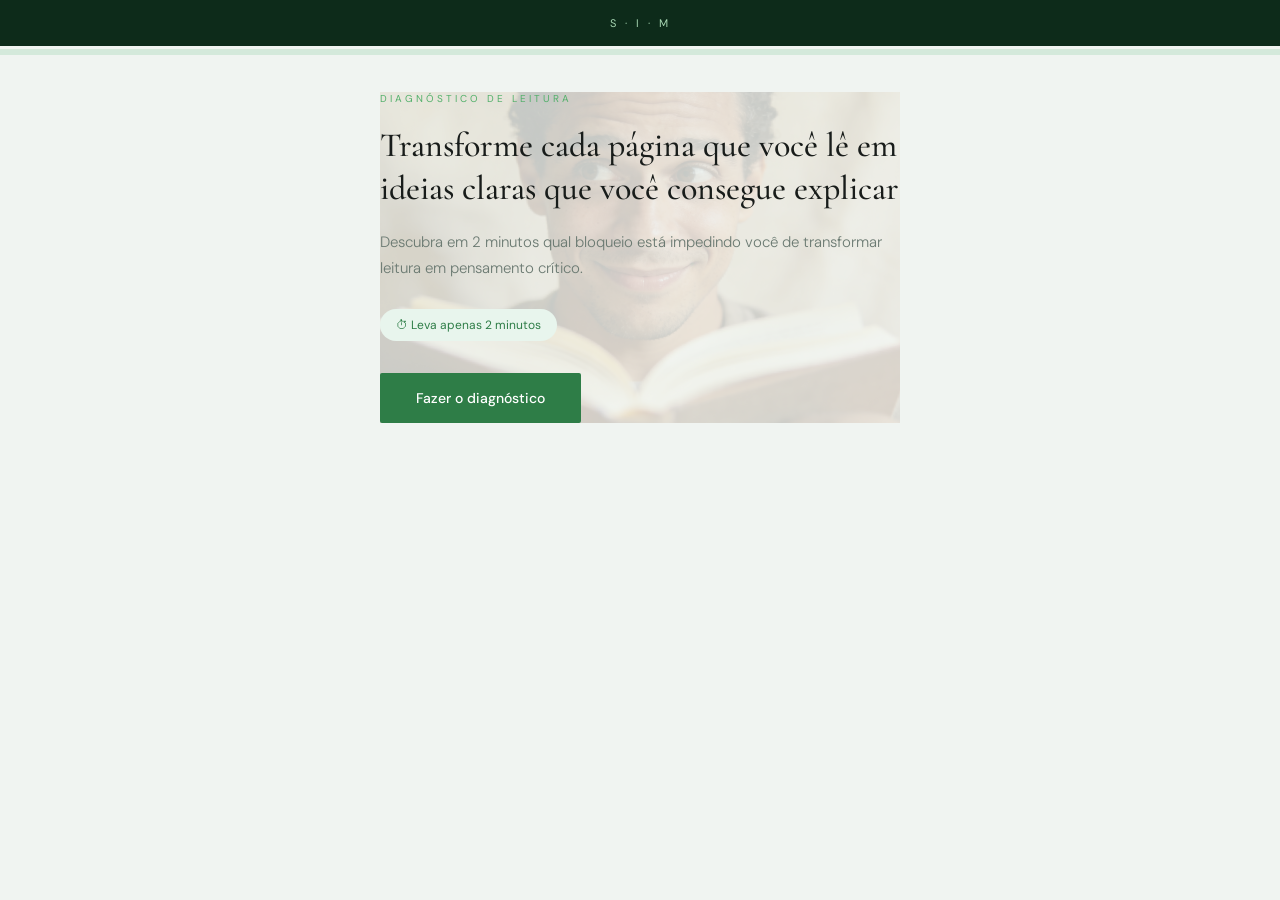
<file: quiz/index.html>
<!DOCTYPE html>
<html lang="pt-BR">
<head>
<meta charset="UTF-8">
<meta name="viewport" content="width=device-width, initial-scale=1.0">
<meta name="description" content="Descubra qual bloqueio impede você de transformar leitura em pensamento crítico. Quiz gratuito — 2 minutos.">
<title>Diagnóstico de Leitura · S.I.M</title>
<link rel="preconnect" href="https://fonts.googleapis.com">
<link rel="preconnect" href="https://fonts.gstatic.com" crossorigin>
<link href="https://fonts.googleapis.com/css2?family=DM+Sans:opsz,wght@9..40,300;9..40,400;9..40,500&family=Cormorant+Garamond:ital,wght@0,400;0,500;1,400&display=swap" rel="stylesheet">
<style>
:root {
  --g1: #0d2b1a; --g2: #1a4a2e; --g3: #2e7d47; --g4: #52b06a;
  --g5: #a8d8b4; --g6: #e8f5ed; --g7: #f4fbf6;
  --ink: #181c1a; --ink2: #3a4040; --ink3: #6b7a72;
  --line: #d4e9db; --white: #fdfefe;
  --amber: #d4a853; --m4: #c06040;
}

* { box-sizing: border-box; margin: 0; padding: 0; }

body {
  font-family: 'DM Sans', sans-serif;
  font-weight: 300;
  background: #f0f4f1;
  color: var(--ink);
  min-height: 100vh;
  -webkit-font-smoothing: antialiased;
}

/* Header fixo */
.header {
  background: var(--g1);
  padding: 16px 20px;
  text-align: center;
  position: sticky;
  top: 0;
  z-index: 100;
}
.header-logo {
  font-family: 'DM Sans', sans-serif;
  font-size: 11px;
  letter-spacing: 3px;
  color: var(--g5);
  font-weight: 400;
}

/* Barra de progresso */
.progress-wrap {
  position: sticky;
  top: 49px;
  height: 6px;
  background: var(--line);
  z-index: 99;
}
.progress-bar {
  height: 100%;
  background: var(--g3);
  width: 0%;
  transition: width 0.4s ease;
}

/* Container */
.container {
  max-width: 560px;
  margin: 0 auto;
  padding: 40px 20px 60px;
}

/* Telas */
.screen { display: none; }
.screen.active {
  display: block;
  animation: fadeIn 0.35s ease;
}
@keyframes fadeIn {
  from { opacity: 0; transform: translateX(-10px); }
  to { opacity: 1; transform: translateX(0); }
}

/* Tela de entrada */
.eyebrow {
  font-size: 10px;
  text-transform: uppercase;
  letter-spacing: 3px;
  color: var(--g4);
  font-weight: 400;
  margin-bottom: 20px;
}
.title {
  font-family: 'Cormorant Garamond', serif;
  font-size: 34px;
  font-weight: 500;
  color: var(--ink);
  line-height: 1.25;
  margin-bottom: 20px;
}
.subtitle {
  font-size: 15px;
  color: var(--ink3);
  line-height: 1.7;
  font-weight: 300;
  margin-bottom: 28px;
}
.badge {
  display: inline-block;
  background: var(--g6);
  color: var(--g3);
  font-size: 12px;
  padding: 8px 16px;
  border-radius: 100px;
  margin-bottom: 32px;
  font-weight: 400;
}
.cta {
  display: inline-block;
  background: var(--g3);
  color: white;
  border: none;
  padding: 16px 36px;
  border-radius: 2px;
  font-size: 14px;
  font-weight: 500;
  font-family: 'DM Sans', sans-serif;
  cursor: pointer;
  transition: background 0.2s;
  text-decoration: none;
}
.cta:hover { background: var(--g2); }

/* Perguntas */
.q-counter {
  font-size: 10px;
  text-transform: uppercase;
  letter-spacing: 2px;
  color: var(--g4);
  font-weight: 500;
  margin-bottom: 16px;
}
.q-text {
  font-family: 'Cormorant Garamond', serif;
  font-size: 22px;
  color: var(--ink);
  line-height: 1.4;
  font-weight: 500;
  margin-bottom: 28px;
}
.options { display: flex; flex-direction: column; gap: 10px; }
.option {
  background: white;
  border: 1px solid var(--line);
  border-left: 1px solid var(--line);
  padding: 18px 20px;
  border-radius: 2px;
  cursor: pointer;
  display: flex;
  align-items: center;
  gap: 14px;
  transition: all 0.2s;
}
.option:hover {
  border-color: var(--g3);
  background: var(--g7);
}
.option.selected {
  border-color: var(--g3);
  background: var(--g6);
  border-left: 3px solid var(--g3);
  padding-left: 18px;
}
.option-label {
  font-size: 12px;
  font-weight: 500;
  color: var(--g3);
  min-width: 18px;
}
.option-text {
  font-size: 14px;
  font-weight: 300;
  color: var(--ink2);
  line-height: 1.5;
}
.next-wrap {
  display: flex;
  justify-content: flex-end;
  margin-top: 28px;
}
.btn-next {
  background: var(--g3);
  color: white;
  border: none;
  padding: 14px 28px;
  border-radius: 2px;
  font-size: 14px;
  font-weight: 500;
  font-family: 'DM Sans', sans-serif;
  cursor: pointer;
  opacity: 0.4;
  pointer-events: none;
  transition: opacity 0.3s, background 0.2s;
}
.btn-next.active {
  opacity: 1;
  pointer-events: auto;
}
.btn-next:hover { background: var(--g2); }

/* Resultado */
.result-badge {
  font-size: 10px;
  text-transform: uppercase;
  letter-spacing: 3px;
  color: var(--g4);
  font-weight: 500;
  margin-bottom: 14px;
}
.result-title {
  font-family: 'Cormorant Garamond', serif;
  font-size: 28px;
  color: var(--ink);
  font-weight: 500;
  line-height: 1.2;
  margin-bottom: 16px;
}
.divider {
  width: 48px;
  height: 2px;
  background: var(--g3);
  margin-bottom: 28px;
}
.block {
  background: white;
  padding: 22px 24px;
  border-radius: 2px;
  margin-bottom: 16px;
}
.block-label {
  font-size: 10px;
  text-transform: uppercase;
  letter-spacing: 2px;
  color: var(--g3);
  font-weight: 500;
  margin-bottom: 10px;
}
.block-text {
  font-size: 14px;
  line-height: 1.8;
  color: var(--ink2);
  font-weight: 300;
}
.block.diag { border-left: 3px solid var(--g3); }
.block.belief {
  background: var(--g7);
  border-left: 3px solid var(--g3);
}
.block.belief .block-text {
  font-style: italic;
  color: var(--ink);
}
.block.system {
  background: var(--g1);
  color: white;
}
.block.system .block-label { color: var(--g5); }
.block.system .block-text { color: #dce8df; }
.agent {
  margin-top: 14px;
  padding-top: 14px;
  border-top: 1px solid rgba(168, 216, 180, 0.15);
  font-size: 13.5px;
  line-height: 1.7;
}
.agent:first-of-type { border-top: none; margin-top: 6px; padding-top: 0; }
.agent strong { color: var(--g5); font-weight: 500; }

.cta-final {
  display: block;
  width: 100%;
  background: var(--g3);
  color: white;
  border: none;
  padding: 18px 24px;
  border-radius: 2px;
  font-size: 15px;
  font-weight: 500;
  font-family: 'DM Sans', sans-serif;
  cursor: pointer;
  text-decoration: none;
  text-align: center;
  margin-top: 24px;
  transition: background 0.2s;
}
.cta-final:hover { background: var(--g2); }
.result-footer {
  font-size: 12px;
  color: var(--ink3);
  text-align: center;
  margin-top: 16px;
  line-height: 1.7;
}

/* Oferta */
.offer {
  margin-top: 48px;
  padding-top: 40px;
  border-top: 1px solid var(--line);
}
.offer-title {
  font-family: 'Cormorant Garamond', serif;
  font-size: 24px;
  color: var(--ink);
  font-weight: 500;
  text-align: center;
  margin-bottom: 24px;
}
.agents-grid {
  display: flex;
  flex-wrap: wrap;
  gap: 12px;
  margin-bottom: 32px;
}
.agent-card {
  flex: 1 1 160px;
  background: white;
  padding: 20px 18px;
  border-radius: 2px;
}
.agent-card.aurora { border-top: 3px solid var(--amber); }
.agent-card.vertice { border-top: 3px solid var(--g3); }
.agent-card.mentor { border-top: 3px solid var(--m4); }
.agent-card .name {
  font-size: 11px;
  text-transform: uppercase;
  letter-spacing: 2px;
  font-weight: 500;
  margin-bottom: 8px;
}
.agent-card.aurora .name { color: var(--amber); }
.agent-card.vertice .name { color: var(--g3); }
.agent-card.mentor .name { color: var(--m4); }
.agent-card .role {
  font-family: 'Cormorant Garamond', serif;
  font-size: 18px;
  font-weight: 500;
  color: var(--ink);
  margin-bottom: 8px;
  line-height: 1.3;
}
.agent-card .desc {
  font-size: 13px;
  font-weight: 300;
  color: var(--ink2);
  line-height: 1.6;
}

.compare {
  display: grid;
  grid-template-columns: 1fr 1fr;
  gap: 10px;
  margin-bottom: 32px;
}
.compare-col {
  padding: 18px 16px;
  border-radius: 2px;
  border: 1px solid;
}
.compare-col.before {
  background: #fef2f2;
  border-color: #fca5a5;
}
.compare-col.after {
  background: var(--g7);
  border-color: var(--g4);
}
.compare-col h4 {
  font-size: 12px;
  margin-bottom: 12px;
  font-weight: 500;
}
.compare-col.before h4 { color: #b91c1c; }
.compare-col.after h4 { color: var(--g2); }
.compare-col ul {
  list-style: none;
  font-size: 12.5px;
  line-height: 1.7;
  color: var(--ink2);
  font-weight: 300;
}
.compare-col li { padding: 4px 0; }

.price-box {
  text-align: center;
  padding: 24px;
  background: white;
  border-radius: 2px;
  margin-bottom: 20px;
}
.price-main {
  font-family: 'Cormorant Garamond', serif;
  font-size: 36px;
  color: var(--g3);
  font-weight: 500;
  line-height: 1;
}
.price-alt {
  font-size: 13px;
  color: var(--ink3);
  margin-top: 6px;
}
.guarantee {
  text-align: center;
  font-size: 13px;
  color: var(--ink3);
  margin-top: 16px;
}

/* ===== IMAGENS DE FUNDO (marca d'água) ===== */
.screen {
  position: relative;
  isolation: isolate;
}
.screen::before {
  content: '';
  position: absolute;
  inset: 0;
  background-image: var(--bg-image, none);
  background-size: cover;
  background-position: center;
  background-repeat: no-repeat;
  opacity: 1;
  transition: opacity 0.6s ease;
  z-index: -1;
}
.screen::after {
  content: '';
  position: absolute;
  inset: 0;
  background: rgba(240, 244, 241, 0.82);
  z-index: 0;
  pointer-events: none;
}
.screen > * {
  position: relative;
  z-index: 1;
}
#screen-intro { --bg-image: url('01-tela-entrada.jpeg'); }
#screen-question.block-a { --bg-image: url('02-bloco-a.jpeg'); }
#screen-question.block-b { --bg-image: url('03-bloco-b.jpeg'); }
#screen-question.block-c { --bg-image: url('04-bloco-c.jpeg'); }
#screen-question.block-d { --bg-image: url('05-bloco-d.jpeg'); }
#screen-result { --bg-image: url('06-tela-resultado.jpeg'); }

@media (max-width: 480px) {
  .title { font-size: 28px; }
  .q-text { font-size: 20px; }
  .agents-grid { flex-direction: column; }
}
</style>
</head>
<body>

<div class="header"><div class="header-logo">S · I · M</div></div>
<div class="progress-wrap"><div class="progress-bar" id="progressBar"></div></div>

<div class="container">

  <!-- TELA 0: ENTRADA -->
  <div class="screen active" id="screen-intro">
    <div class="eyebrow">DIAGNÓSTICO DE LEITURA</div>
    <h1 class="title">Transforme cada página que você lê em ideias claras que você consegue explicar</h1>
    <p class="subtitle">Descubra em 2 minutos qual bloqueio está impedindo você de transformar leitura em pensamento crítico.</p>
    <div class="badge">⏱ Leva apenas 2 minutos</div><br>
    <button class="cta" onclick="startQuiz()">Fazer o diagnóstico</button>
  </div>

  <!-- TELA DE PERGUNTAS -->
  <div class="screen" id="screen-question">
    <div class="q-counter" id="qCounter"></div>
    <h2 class="q-text" id="qText"></h2>
    <div class="options" id="qOptions"></div>
  </div>

  <!-- TELA DE RESULTADO -->
  <div class="screen" id="screen-result"></div>

</div>

<script>
// ============ TRACKING ============
const TRACKING_URL = 'https://script.google.com/macros/s/AKfycbxWkZPGFExwRDfqlw-HNV19l1lcI2PpHAkj5jWmvK5NVspqm8P-34VBpY9M47DUjartqA/exec';
const SESSION_ID = Math.random().toString(36).substr(2, 9);

function trackEvent(evento, pergunta = '', perfil = '') {
  try {
    fetch(TRACKING_URL, {
      method: 'POST',
      mode: 'no-cors',
      headers: { 'Content-Type': 'application/json' },
      body: JSON.stringify({
        session_id: SESSION_ID,
        evento: evento,
        pergunta: pergunta,
        perfil: perfil,
        user_agent: navigator.userAgent
      })
    }).catch(() => {});
  } catch (e) {}
}

trackEvent('quiz_iniciado');

// ============ DADOS ============
const questions = [
  {id:1,text:"Hoje, qual dessas situações descreve melhor sua relação com a leitura?",options:[
    {label:"A",text:"Leio com frequência, mas esqueço grande parte do que li poucos dias depois",score:2},
    {label:"B",text:"Tenho vários livros que quero ler, mas tenho dificuldade de manter foco por muito tempo",score:3},
    {label:"C",text:"Consigo terminar livros, mas sinto que não organizo bem as ideias do autor",score:1},
    {label:"D",text:"Quero ler de forma mais profunda e desenvolver ideias próprias",score:0}]},
  {id:2,text:"Quando você termina um capítulo de um livro, o que normalmente acontece?",options:[
    {label:"A",text:"Entendo enquanto leio, mas depois esqueço boa parte",score:2},
    {label:"B",text:"Preciso reler algumas partes para entender melhor",score:3},
    {label:"C",text:"Lembro de trechos isolados, mas não da ideia principal",score:2},
    {label:"D",text:"Tenho dificuldade de explicar o que acabei de ler",score:1}]},
  {id:3,text:"Se alguém te pedisse para explicar o último livro que você leu, qual situação seria mais comum?",options:[
    {label:"A",text:"Eu falaria apenas do tema geral",score:2},
    {label:"B",text:"Lembro de algumas partes, mas sem ordem clara",score:3},
    {label:"C",text:"Consigo explicar uma ideia ou outra",score:1},
    {label:"D",text:"Tenho dificuldade de organizar a explicação",score:2}]},
  {id:4,text:"Durante a leitura, qual situação acontece com mais frequência?",options:[
    {label:"A",text:"Leio algumas páginas e percebo que não absorvi quase nada",score:3},
    {label:"B",text:"Minha mente começa a pensar em outras coisas",score:3},
    {label:"C",text:"Preciso reler parágrafos para entender melhor",score:2},
    {label:"D",text:"Interrompo a leitura e demoro a voltar",score:2}]},
  {id:5,text:"O que você costuma fazer para tentar entender melhor o que lê?",options:[
    {label:"A",text:"Apenas continuo lendo normalmente",score:3},
    {label:"B",text:"Faço alguns grifos no livro",score:2},
    {label:"C",text:"Escrevo anotações soltas",score:1},
    {label:"D",text:"Tento resumir mentalmente",score:0}]},
  {id:6,text:"Em qual situação você mais sente falta de compreender melhor o que lê?",options:[
    {label:"A",text:"Em conversas sobre temas importantes",score:2},
    {label:"B",text:"Ao tentar aplicar ideias na vida real",score:1},
    {label:"C",text:"Ao tentar conectar esse livro com outros",score:0},
    {label:"D",text:"Ao explicar o livro para alguém",score:2}]},
  {id:7,text:"O que mais faria sua leitura valer a pena?",options:[
    {label:"A",text:"Conseguir explicar claramente o que li",score:2},
    {label:"B",text:"Lembrar das ideias principais por muito tempo",score:2},
    {label:"C",text:"Desenvolver minhas próprias interpretações",score:0},
    {label:"D",text:"Conectar diferentes ideias e autores",score:0}]},
  {id:8,text:"Você já tentou alguma estratégia para melhorar sua leitura?",options:[
    {label:"A",text:"Fazer resumos",score:1},
    {label:"B",text:"Usar grifos ou marcações",score:2},
    {label:"C",text:"Fazer mapas mentais ou anotações",score:0},
    {label:"D",text:"Nunca usei um método estruturado",score:3}]},
  {id:9,text:"Imagine que você acabou de terminar um capítulo e realmente absorveu as ideias. O que acontece primeiro?",options:[
    {label:"A",text:"Consigo explicar o raciocínio do autor sem esforço",score:0},
    {label:"B",text:"Lembro de partes importantes, mas não tudo com clareza",score:1},
    {label:"C",text:"Tenho uma sensação de entendimento, mas não saberia explicar bem",score:2},
    {label:"D",text:"Ainda precisaria reler para ter certeza de que entendi",score:3}]},
  {id:10,text:"Quando você escolhe um livro, o que mais espera dele?",options:[
    {label:"A",text:"Entender melhor um tema que ainda me confunde",score:1},
    {label:"B",text:"Ter ideias práticas que eu consiga aplicar",score:1},
    {label:"C",text:"Conseguir explicar o conteúdo para outras pessoas",score:0},
    {label:"D",text:"Desenvolver uma visão própria sobre o assunto",score:0}]},
  {id:11,text:"Quando você encontra uma ideia forte em um livro, o que costuma acontecer?",options:[
    {label:"A",text:"Aceito a ideia e sigo lendo",score:3},
    {label:"B",text:"Penso nela por algum tempo",score:1},
    {label:"C",text:"Comparo com outras ideias que já conheço",score:0},
    {label:"D",text:"Questiono e tento formar minha própria visão",score:0}]},
  {id:12,text:"Qual dessas habilidades você mais gostaria de desenvolver?",options:[
    {label:"A",text:"Lembrar melhor do que leio",score:2},
    {label:"B",text:"Organizar ideias complexas",score:1},
    {label:"C",text:"Construir argumentos claros",score:0},
    {label:"D",text:"Pensar criticamente sobre qualquer tema",score:0}]},
  {id:13,text:"Se existisse um método simples para transformar leitura em pensamento claro, o quanto você gostaria de usar?",options:[
    {label:"A",text:"Muito! quero melhorar minha forma de pensar",score:0},
    {label:"B",text:"Bastante! Sinto que poderia aprender muito mais",score:1},
    {label:"C",text:"Tenho interesse, mas preciso entender melhor",score:2},
    {label:"D",text:"Um pouco. Depende do esforço",score:3}]},
  {id:14,text:"Hoje, como você avaliaria sua forma de aprender com livros?",options:[
    {label:"A",text:"Leio bastante, mas retenho pouco",score:2},
    {label:"B",text:"Aprendo algo, mas sinto que poderia absorver mais",score:1},
    {label:"C",text:"Tenho bons momentos de compreensão",score:0},
    {label:"D",text:"Ainda não encontrei um método que funcione",score:3}]},
  {id:15,text:"Quanto tempo por semana você dedica à leitura?",options:[
    {label:"A",text:"Menos de 1 hora",score:2},
    {label:"B",text:"Entre 1 e 3 horas",score:2},
    {label:"C",text:"Entre 3 e 5 horas",score:1},
    {label:"D",text:"Mais de 5 horas",score:0}]},
  {id:16,text:"Se você pudesse transformar leitura em pensamento claro, quando gostaria de começar?",options:[
    {label:"A",text:"Agora",score:0},
    {label:"B",text:"Nas próximas semanas",score:1},
    {label:"C",text:"Ainda este ano",score:2},
    {label:"D",text:"Quando tiver mais tempo",score:3}]},
  {id:17,text:"Qual dessas frases descreve melhor o desafio que você quer resolver?",options:[
    {label:"A",text:"Quero lembrar melhor do que leio",score:2},
    {label:"B",text:"Quero entender profundamente o que leio",score:1},
    {label:"C",text:"Quero organizar ideias complexas",score:1},
    {label:"D",text:"Quero transformar leitura em pensamento próprio",score:0}]},
  {id:18,text:"Se cada página que você lesse se transformasse em ideias claras, o que mudaria primeiro?",options:[
    {label:"A",text:"Minha confiança em conversas intelectuais",score:2},
    {label:"B",text:"Minha forma de tomar decisões",score:1},
    {label:"C",text:"Minha velocidade de aprendizado",score:1},
    {label:"D",text:"Minha capacidade de desenvolver argumentos",score:0}]}
];

const profiles = {
  1: {
    title: "Leitor Analítico em Formação",
    diagnostico: "Você já não lê de forma passiva. Em vários momentos, você consegue entender ideias com clareza, perceber estruturas de raciocínio e refletir além do texto. Mas isso ainda não é consistente. Às vezes você tem clareza total. Outras vezes, sente que \"quase chegou lá\", mas não conseguiu organizar o pensamento.",
    mecanismo: "Você já saiu do nível básico da leitura. O problema é que você ainda não tem um sistema para transformar compreensão em estrutura mental. Sem isso, as ideias não se conectam com consistência e o pensamento não se sustenta ao longo do tempo.",
    crenca: "Não é falta de inteligência. Também não é falta de esforço. O que falta é um método que transforme leitura em raciocínio estruturado.",
    aurora: "desenvolve sua percepção interna — você começa a identificar exatamente quando sua clareza sobe e quando ela cai.",
    vertice: "pega esses momentos de clareza e transforma em estruturas de pensamento replicáveis.",
    mentor: "faz isso deixar de depender de esforço e virar um padrão estável."
  },
  2: {
    title: "Leitor Acumulador",
    diagnostico: "Você lê. Você aprende coisas. Mas sente que está sempre acumulando… sem transformar isso em clareza real. Você reconhece ideias, lembra de partes, entende trechos — mas quando precisa usar isso, tudo parece meio solto.",
    mecanismo: "Seu problema não é falta de conteúdo. É excesso sem estrutura. Você está consumindo mais do que está organizando. Sem um processo claro, as ideias não se conectam e o conhecimento não se consolida.",
    crenca: "O problema não é ler pouco. Na verdade, continuar lendo sem método só aumenta a confusão.",
    aurora: "faz você perceber, em tempo real, quando está só reconhecendo — e não pensando.",
    vertice: "interrompe esse padrão e força você a se posicionar diante das ideias.",
    mentor: "transforma esse posicionamento em comportamento consistente."
  },
  3: {
    title: "Leitor Fragmentado",
    diagnostico: "Você até consegue entender partes do que lê. Mas não consegue manter uma linha de raciocínio clara. É como se o conteúdo chegasse em pedaços: uma ideia aqui, um trecho ali, uma reflexão isolada. Mas nunca um todo organizado.",
    mecanismo: "O seu problema não é só retenção. É estrutura. Você não está transformando leitura em sequência lógica de ideias. Sem isso, o cérebro guarda fragmentos mas não constrói entendimento real.",
    crenca: "Não é que você \"não entendeu\". O problema é que você entendeu partes… mas não organizou o todo.",
    aurora: "faz você identificar exatamente onde perde a linha de raciocínio.",
    vertice: "entra nesse ponto e reconstrói a sequência lógica das ideias.",
    mentor: "treina esse encadeamento até ele se tornar automático."
  },
  4: {
    title: "Leitor Disperso",
    diagnostico: "Seu maior desafio não é entender. É sustentar a leitura. Você começa, perde o foco, se distrai — ou até continua lendo, mas sem absorver de verdade. No final, parece que você leu… mas não levou nada.",
    mecanismo: "O problema não é falta de disciplina. É falta de engajamento cognitivo. Sem um processo ativo, a mente se dispersa, a leitura vira passiva e a retenção desaparece.",
    crenca: "Não é falta de foco. É falta de um método que mantenha sua mente ativa durante a leitura.",
    aurora: "ancora sua atenção no momento presente da leitura.",
    vertice: "cria tensão intelectual — e isso naturalmente puxa o foco.",
    mentor: "transforma essa ativação em ação contínua, evitando passividade."
  }
};

// ============ ESTADO ============
let currentQuestion = 0;
let totalScore = 0;
let isTransitioning = false;

// ============ FLUXO ============
function startQuiz() {
  trackEvent('quiz_comecou');
  currentQuestion = 1;
  totalScore = 0;
  showScreen('screen-question');
  renderQuestion();
}

function showScreen(id) {
  document.querySelectorAll('.screen').forEach(s => s.classList.remove('active'));
  document.getElementById(id).classList.add('active');
  window.scrollTo({top: 0, behavior: 'smooth'});
}

function updateProgressBar() {
  const pct = (currentQuestion / questions.length) * 100;
  document.getElementById('progressBar').style.width = pct + '%';
}

function getBlockForQuestion(q) {
  if (q <= 6) return 'block-a';
  if (q <= 12) return 'block-b';
  if (q <= 16) return 'block-c';
  return 'block-d';
}

function updateQuestionBlock(q) {
  const screen = document.getElementById('screen-question');
  const blocks = ['block-a', 'block-b', 'block-c', 'block-d'];
  const newBlock = getBlockForQuestion(q);
  if (screen.classList.contains(newBlock)) return;
  blocks.forEach(b => screen.classList.remove(b));
  screen.classList.add(newBlock);
}

function renderQuestion() {
  const q = questions[currentQuestion - 1];

  trackEvent('pergunta_vista', currentQuestion);
  updateQuestionBlock(currentQuestion);

  document.getElementById('qCounter').textContent = `PERGUNTA ${currentQuestion} DE ${questions.length}`;
  document.getElementById('qText').textContent = q.text;

  const optsEl = document.getElementById('qOptions');
  optsEl.innerHTML = '';
  q.options.forEach(opt => {
    const div = document.createElement('div');
    div.className = 'option';
    div.innerHTML = `<div class="option-label">${opt.label}</div><div class="option-text">${opt.text}</div>`;
    div.onclick = () => selectOption(div, opt.score);
    optsEl.appendChild(div);
  });

  updateProgressBar();
}

function selectOption(el, score) {
  if (isTransitioning) return;
  isTransitioning = true;

  document.querySelectorAll('.option').forEach(o => o.classList.remove('selected'));
  el.classList.add('selected');
  totalScore += score;

  const screen = document.getElementById('screen-question');
  screen.style.transition = 'opacity 0.2s ease, transform 0.2s ease';

  // 1) espera 320ms mostrando seleção
  setTimeout(() => {
    // 2) anima saída
    screen.style.opacity = '0';
    screen.style.transform = 'translateX(-20px)';

    setTimeout(() => {
      if (currentQuestion >= questions.length) {
        trackEvent('quiz_completo');
        showResult();
        isTransitioning = false;
        return;
      }
      currentQuestion++;
      renderQuestion();

      // 3) prepara entrada
      screen.style.transition = 'none';
      screen.style.transform = 'translateX(20px)';
      screen.style.opacity = '0';

      requestAnimationFrame(() => {
        screen.style.transition = 'opacity 0.2s ease, transform 0.2s ease';
        screen.style.opacity = '1';
        screen.style.transform = 'translateX(0)';
        setTimeout(() => { isTransitioning = false; }, 200);
      });
    }, 200);
  }, 320);
}

function getProfile(score) {
  if (score <= 12) return 1;
  if (score <= 23) return 2;
  if (score <= 35) return 3;
  return 4;
}

function showResult() {
  const profileId = getProfile(totalScore);
  const p = profiles[profileId];
  const checkoutUrl = 'https://pay.hotmart.com/Y102564448I';

  trackEvent('resultado_visto', '', p.title);

  const html = `
    <div class="result-badge">SEU DIAGNÓSTICO</div>
    <h1 class="result-title">${p.title}</h1>
    <div class="divider"></div>

    <div class="block diag">
      <div class="block-label">Diagnóstico</div>
      <p class="block-text">${p.diagnostico}</p>
    </div>

    <div class="block">
      <div class="block-label">O que está acontecendo</div>
      <p class="block-text">${p.mecanismo}</p>
    </div>

    <div class="block belief">
      <div class="block-label">Quebra de crença</div>
      <p class="block-text">${p.crenca}</p>
    </div>

    <div class="block system">
      <div class="block-label">O sistema que resolve</div>
      <div class="agent"><strong>◆ Aurora</strong> — ${p.aurora}</div>
      <div class="agent"><strong>◆ Vértice</strong> — O Vértice ${p.vertice}</div>
      <div class="agent"><strong>◆ Mentor</strong> — E o Mentor ${p.mentor}</div>
    </div>

    <a class="cta-final" href="${checkoutUrl}" target="_blank" rel="noopener" onclick="trackEvent('cta_clicado','','${p.title}')">Quero transformar minha leitura agora →</a>
    <p class="result-footer">10x de R$9,00 ou R$74,90 à vista · Garantia de 7 dias</p>

    <!-- OFERTA -->
    <div class="offer">
      <h2 class="offer-title">S.I.M — Sistema Inteligente de Mentoria</h2>

      <div class="agents-grid">
        <div class="agent-card aurora">
          <div class="name">Aurora</div>
          <div class="role">Percepção interna</div>
          <div class="desc">Desenvolve sua consciência de leitura em tempo real — você vê quando entende e quando se perde.</div>
        </div>
        <div class="agent-card vertice">
          <div class="name">Vértice</div>
          <div class="role">Estrutura de pensamento</div>
          <div class="desc">Transforma o que você lê em estruturas lógicas replicáveis e posicionamento próprio.</div>
        </div>
        <div class="agent-card mentor">
          <div class="name">Mentor</div>
          <div class="role">Consolidação do hábito</div>
          <div class="desc">Transforma clareza pontual em padrão estável — leitura ativa vira comportamento automático.</div>
        </div>
      </div>

      <div class="compare">
        <div class="compare-col before">
          <h4>❌ Sem o S.I.M</h4>
          <ul>
            <li>Lê e esquece em dias</li>
            <li>Ideias soltas, sem conexão</li>
            <li>Não consegue explicar</li>
            <li>Perde o foco na leitura</li>
            <li>Acumula sem pensar</li>
          </ul>
        </div>
        <div class="compare-col after">
          <h4>✅ Com o S.I.M</h4>
          <ul>
            <li>Retém ideias por semanas</li>
            <li>Conecta autores e temas</li>
            <li>Explica com clareza</li>
            <li>Mente ativa na leitura</li>
            <li>Desenvolve pensamento próprio</li>
          </ul>
        </div>
      </div>

      <div class="price-box">
        <div class="price-main">10x de R$9,00</div>
        <div class="price-alt">ou R$74,90 à vista</div>
      </div>

      <a class="cta-final" href="${checkoutUrl}" target="_blank" rel="noopener" onclick="trackEvent('cta_clicado','','${p.title}')">Quero começar agora →</a>
      <p class="guarantee">🛡 Garantia incondicional de 7 dias</p>
    </div>
  `;

  document.getElementById('screen-result').innerHTML = html;
  document.getElementById('progressBar').style.width = '100%';
  showScreen('screen-result');
}
</script>
</body>
</html>
</file>
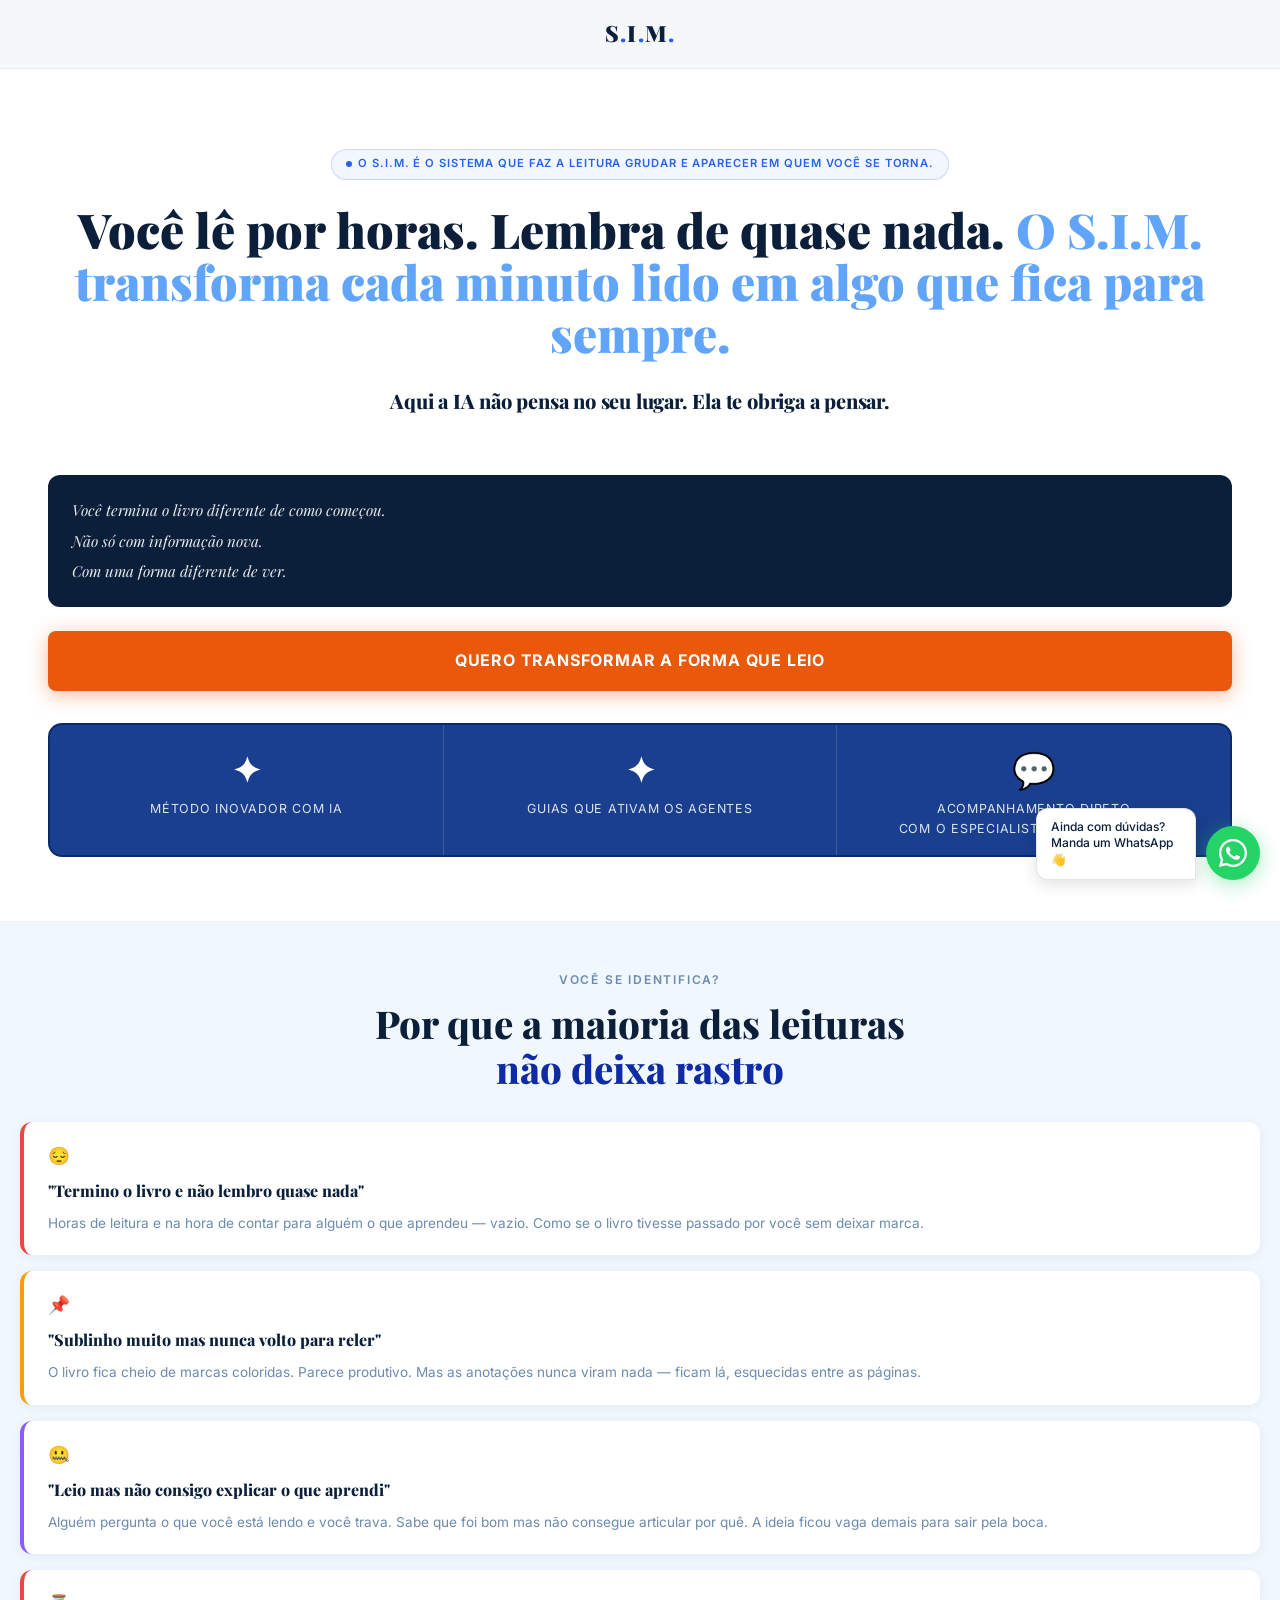
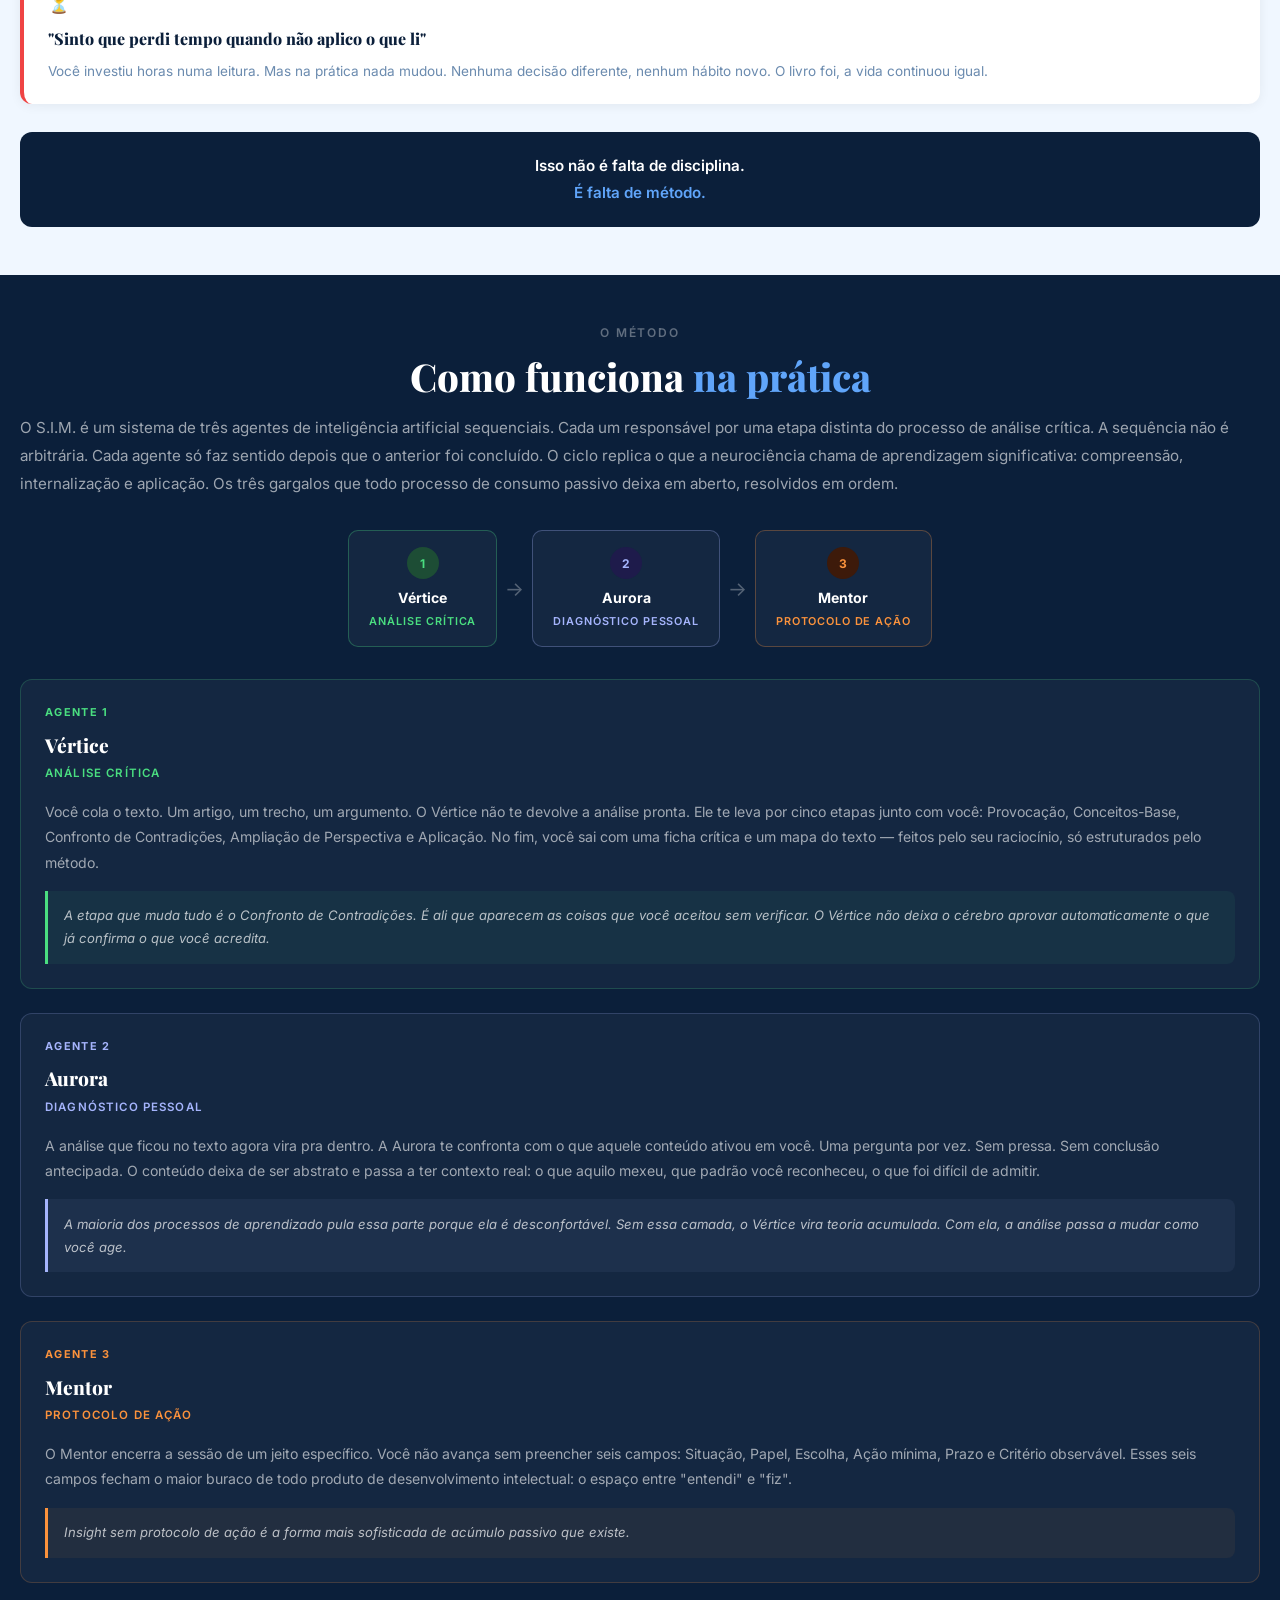
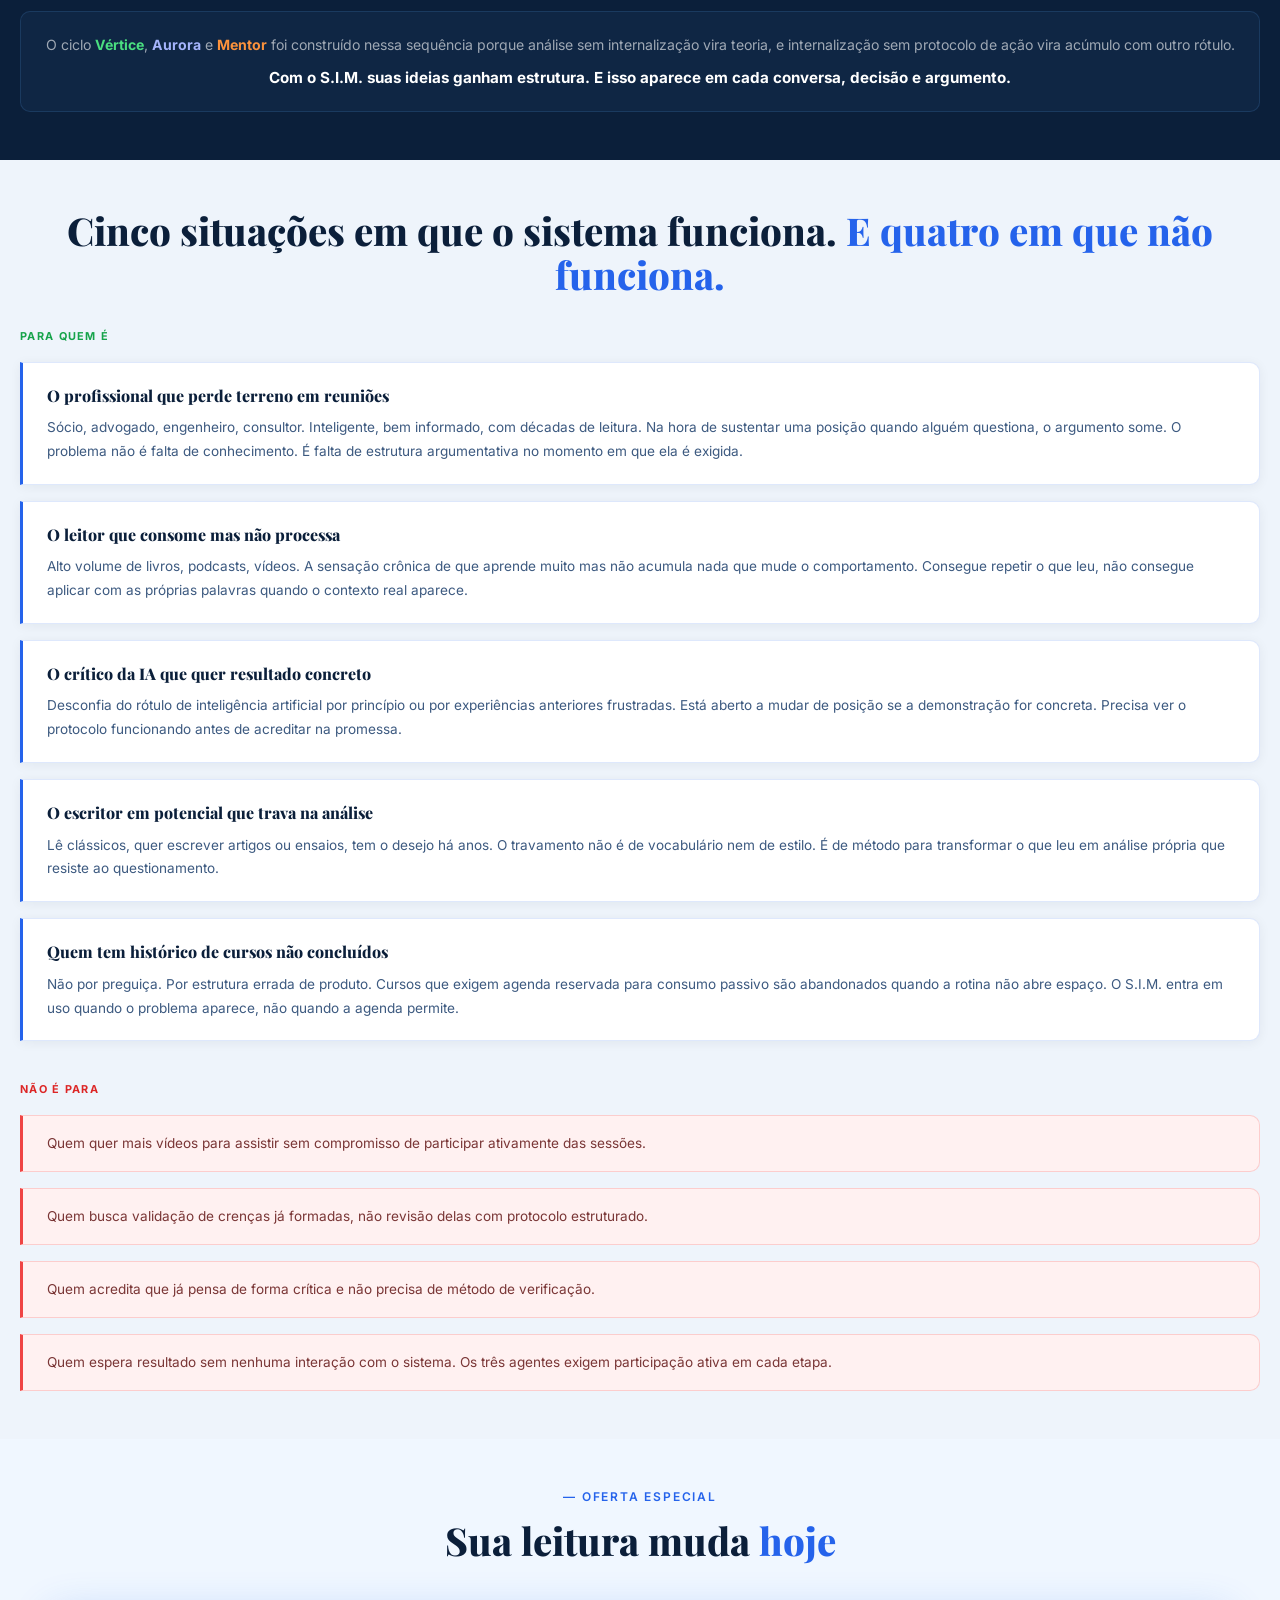
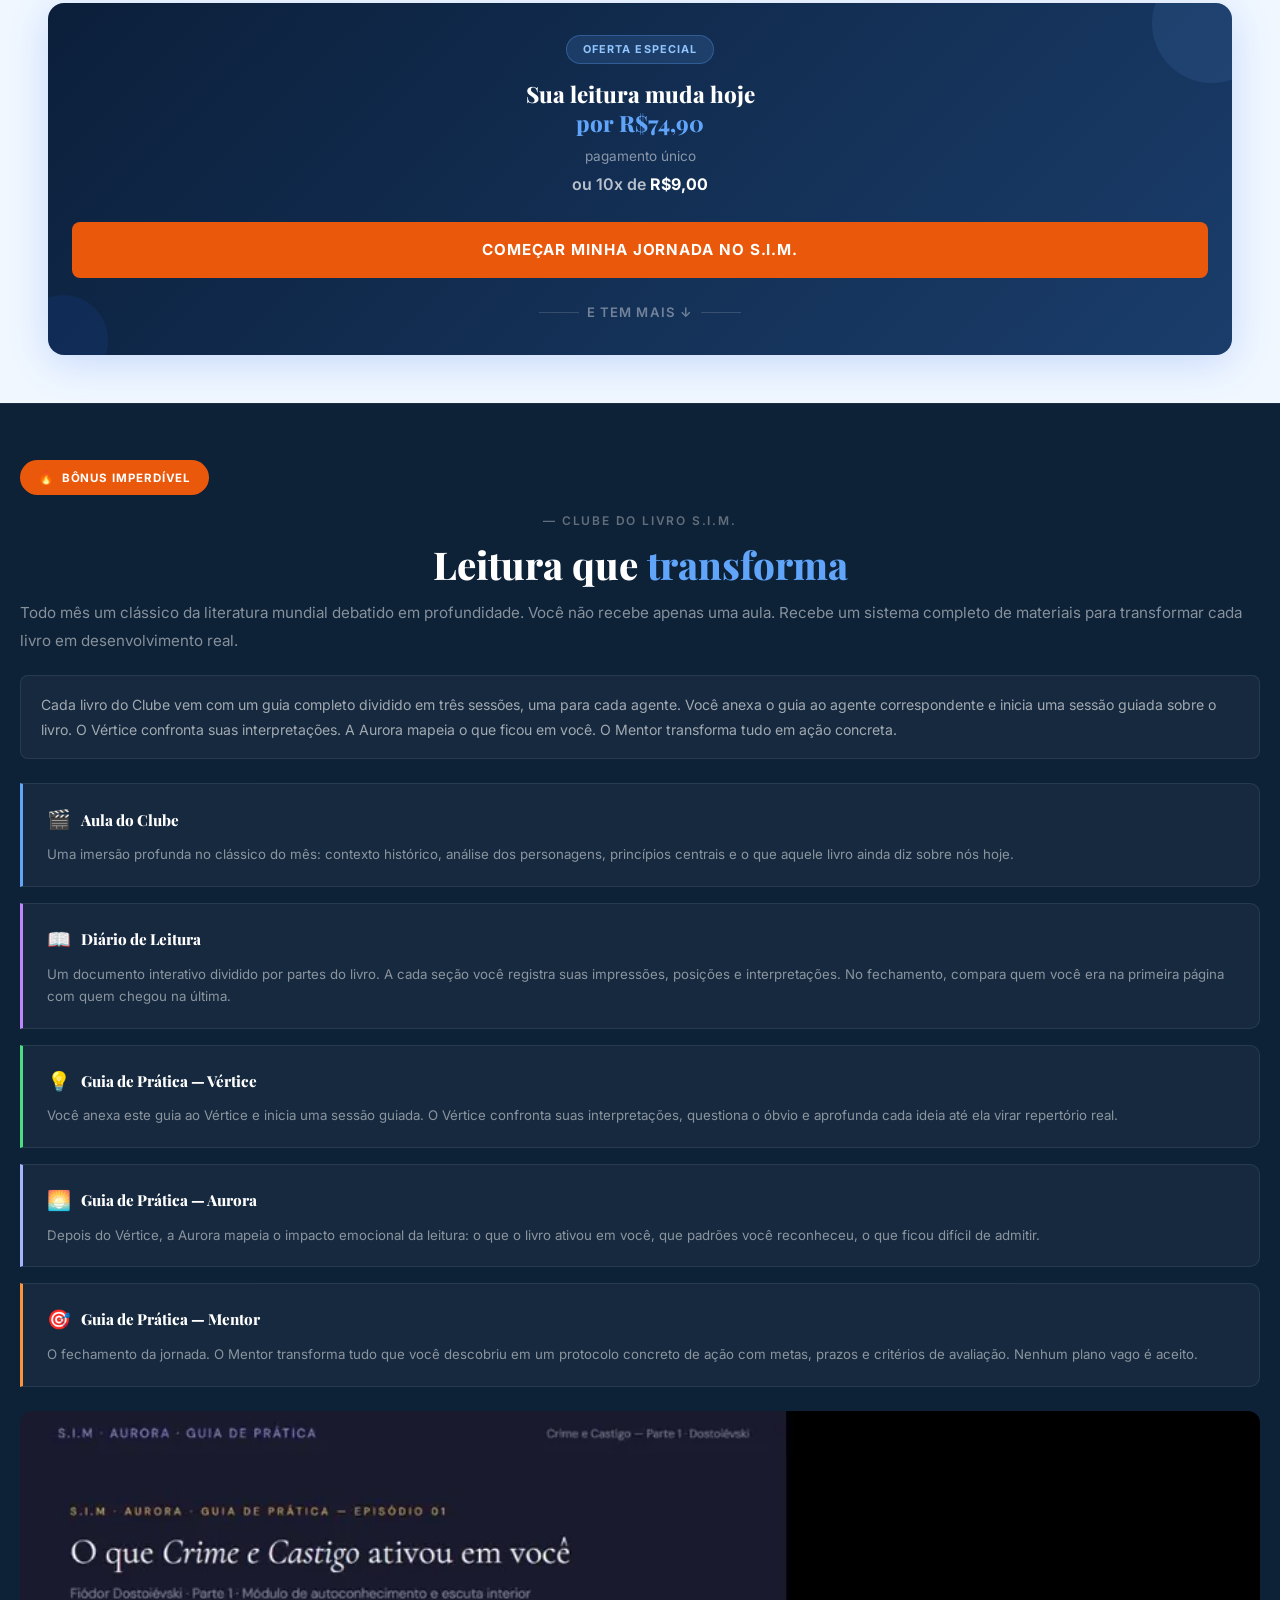
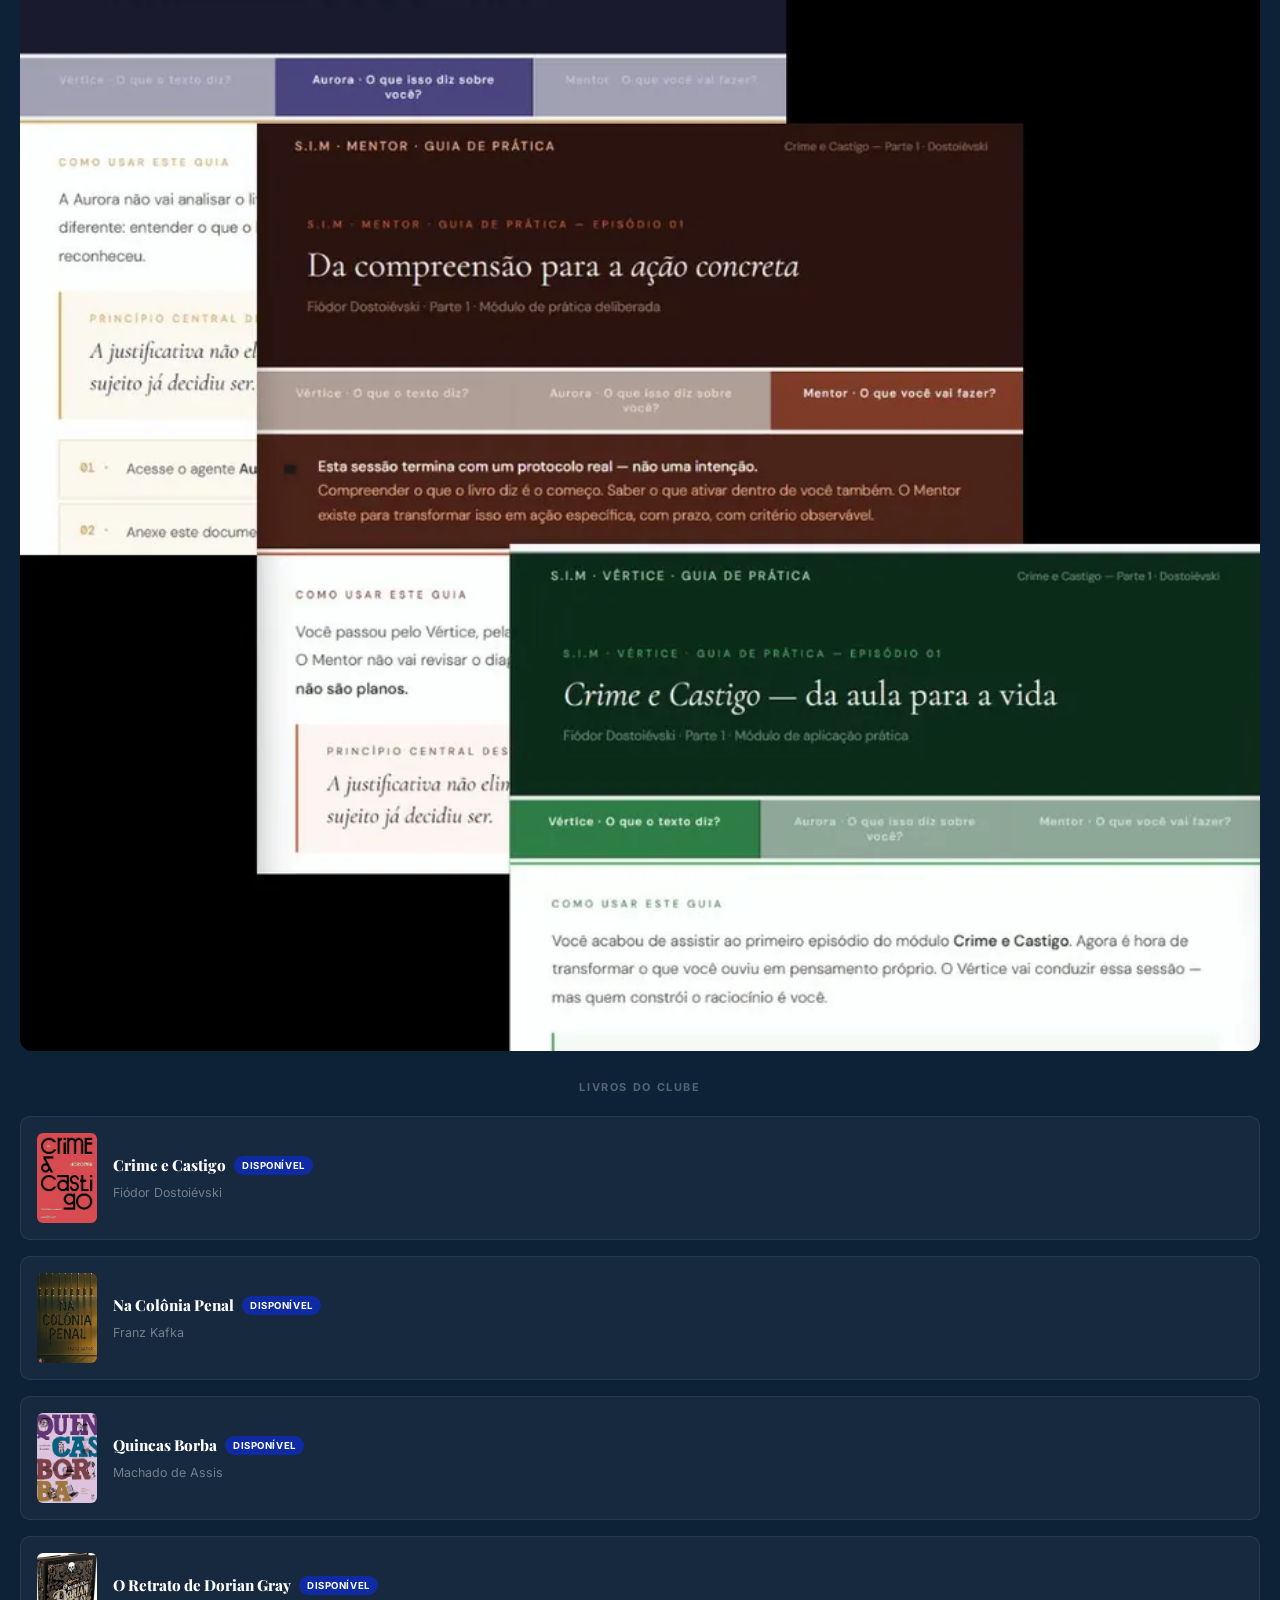
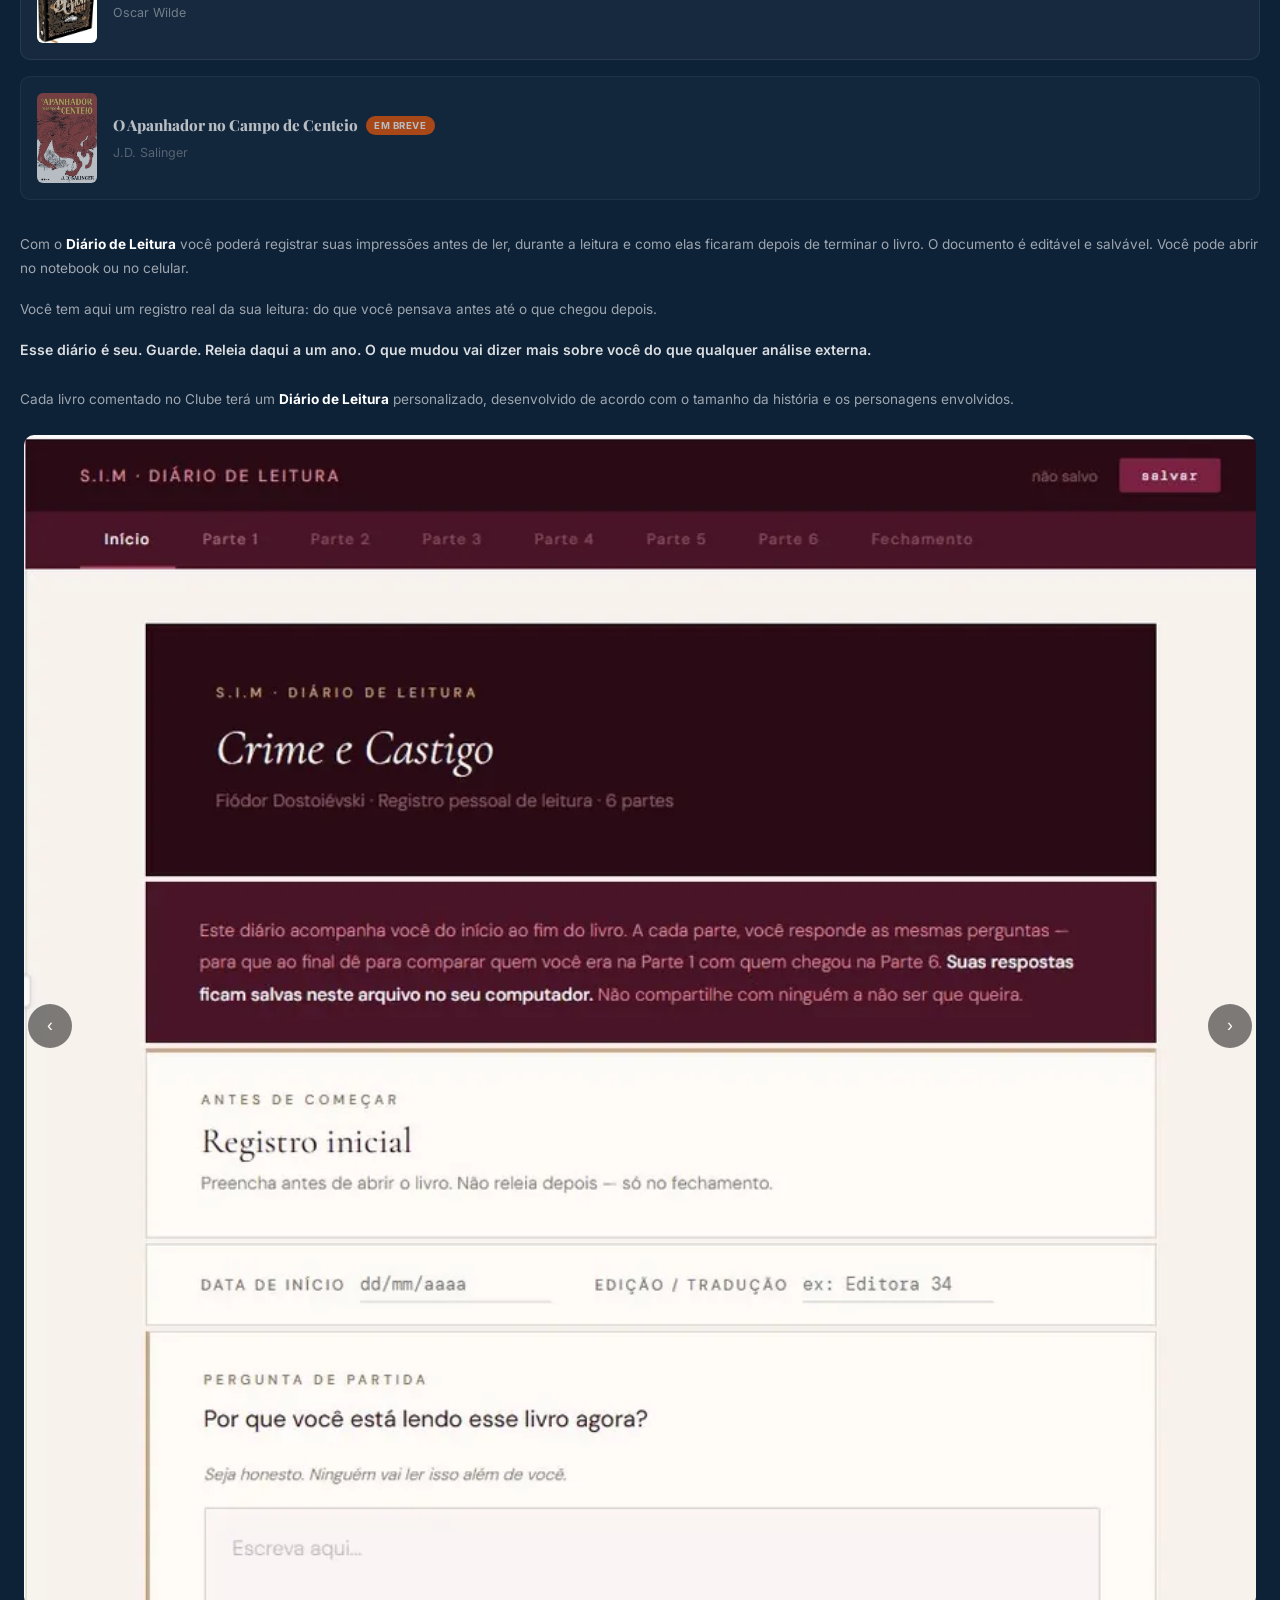
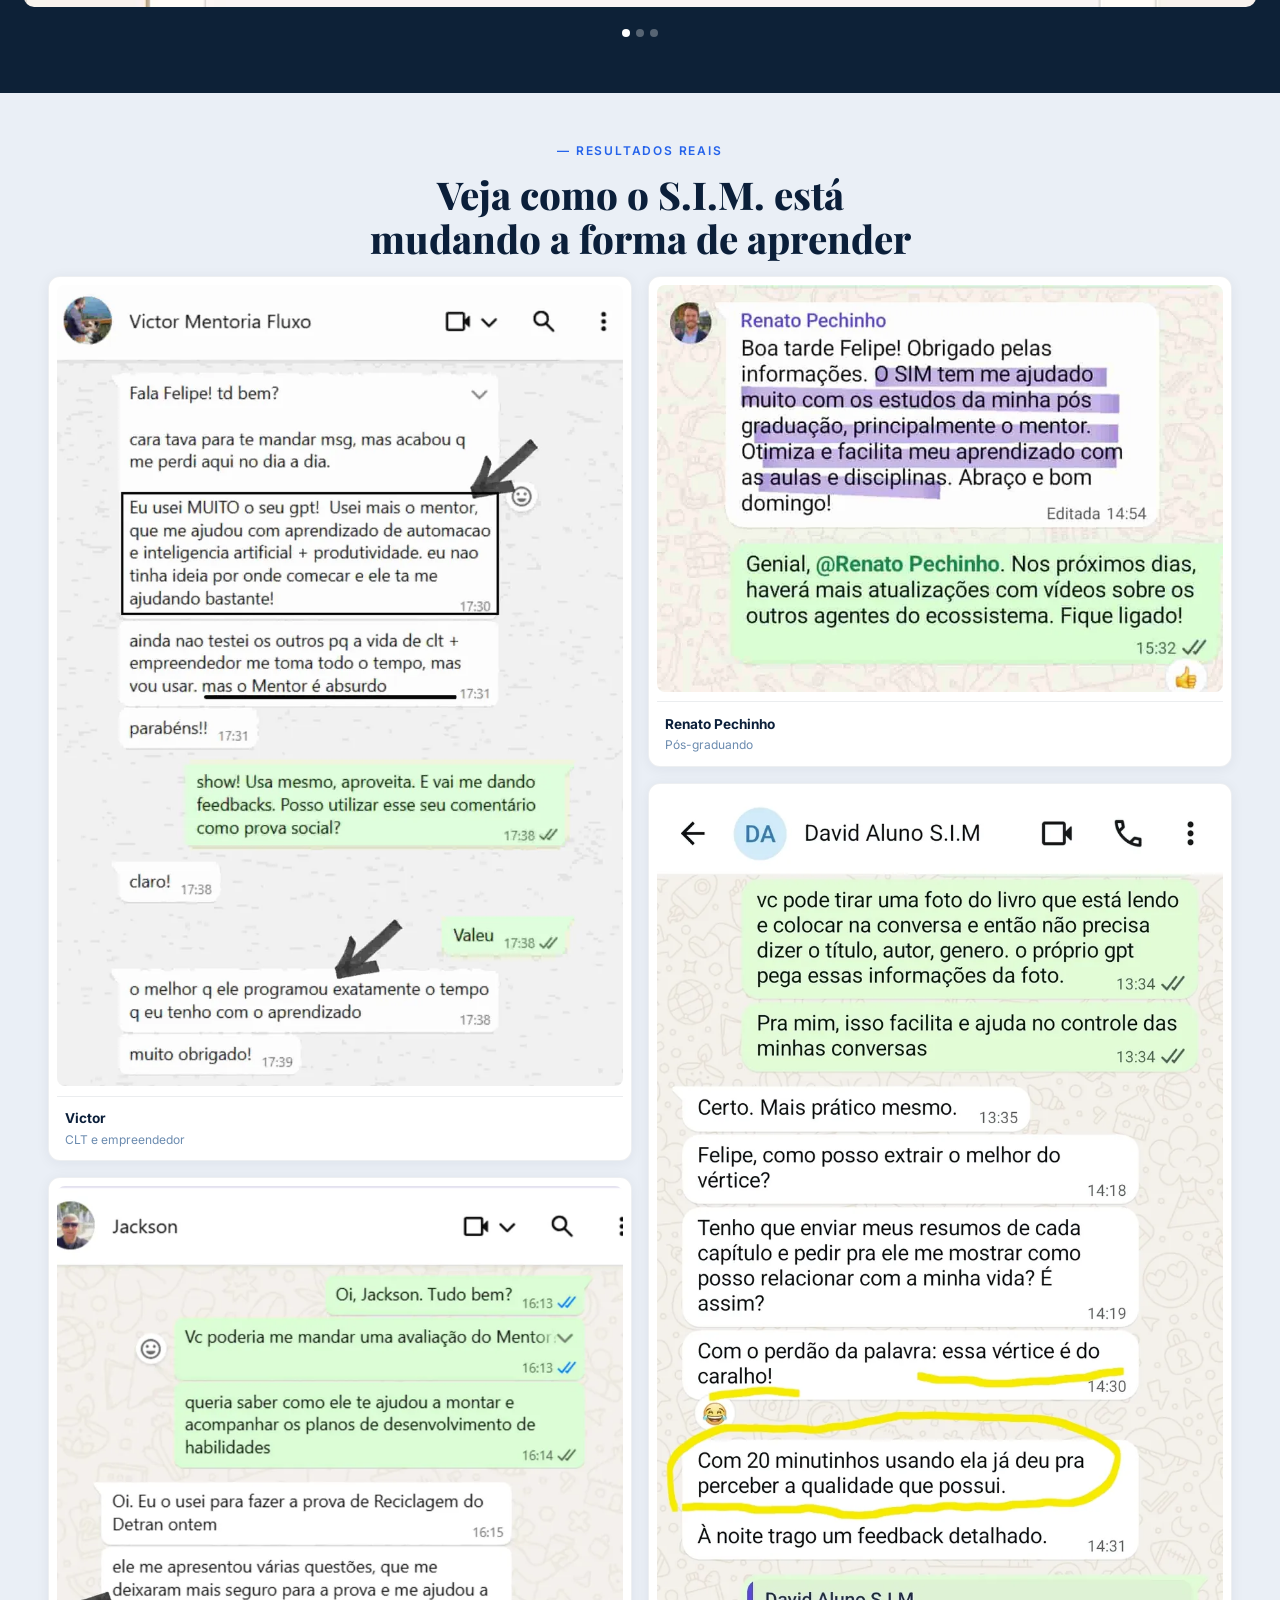
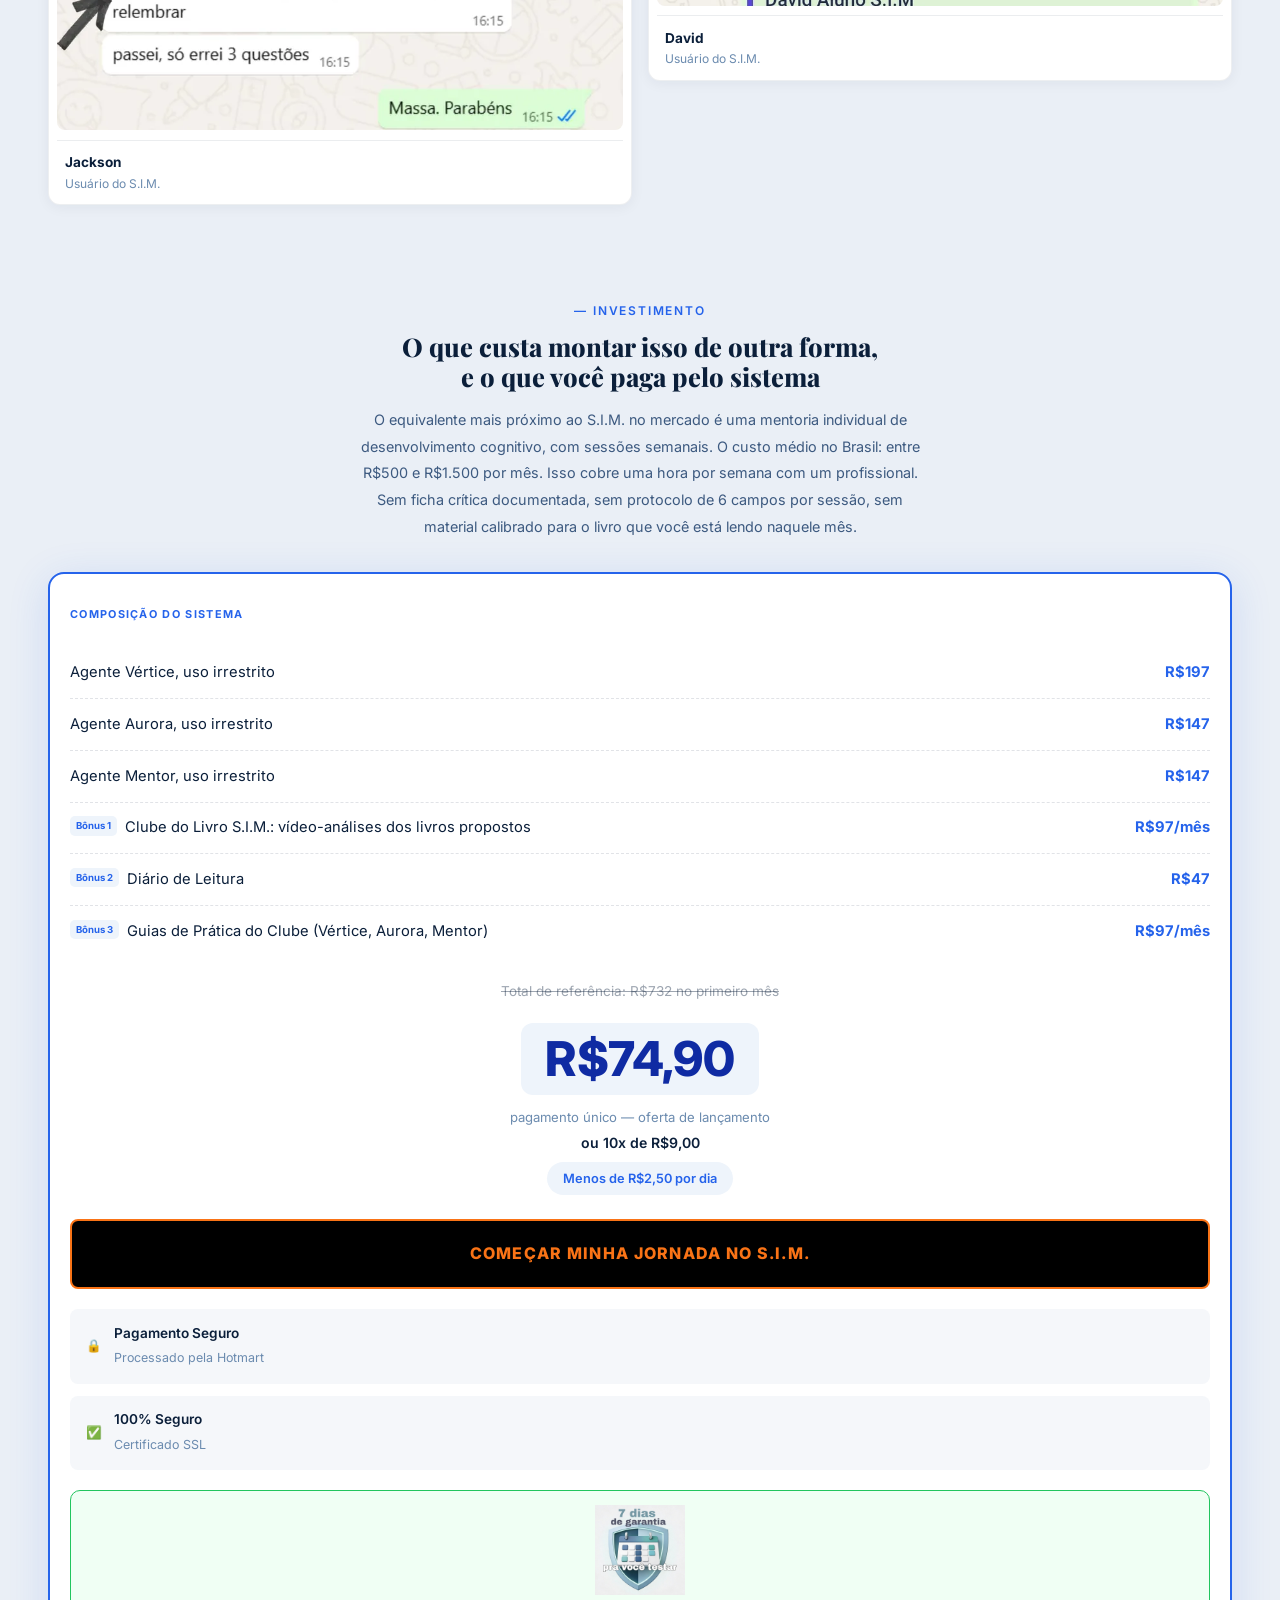
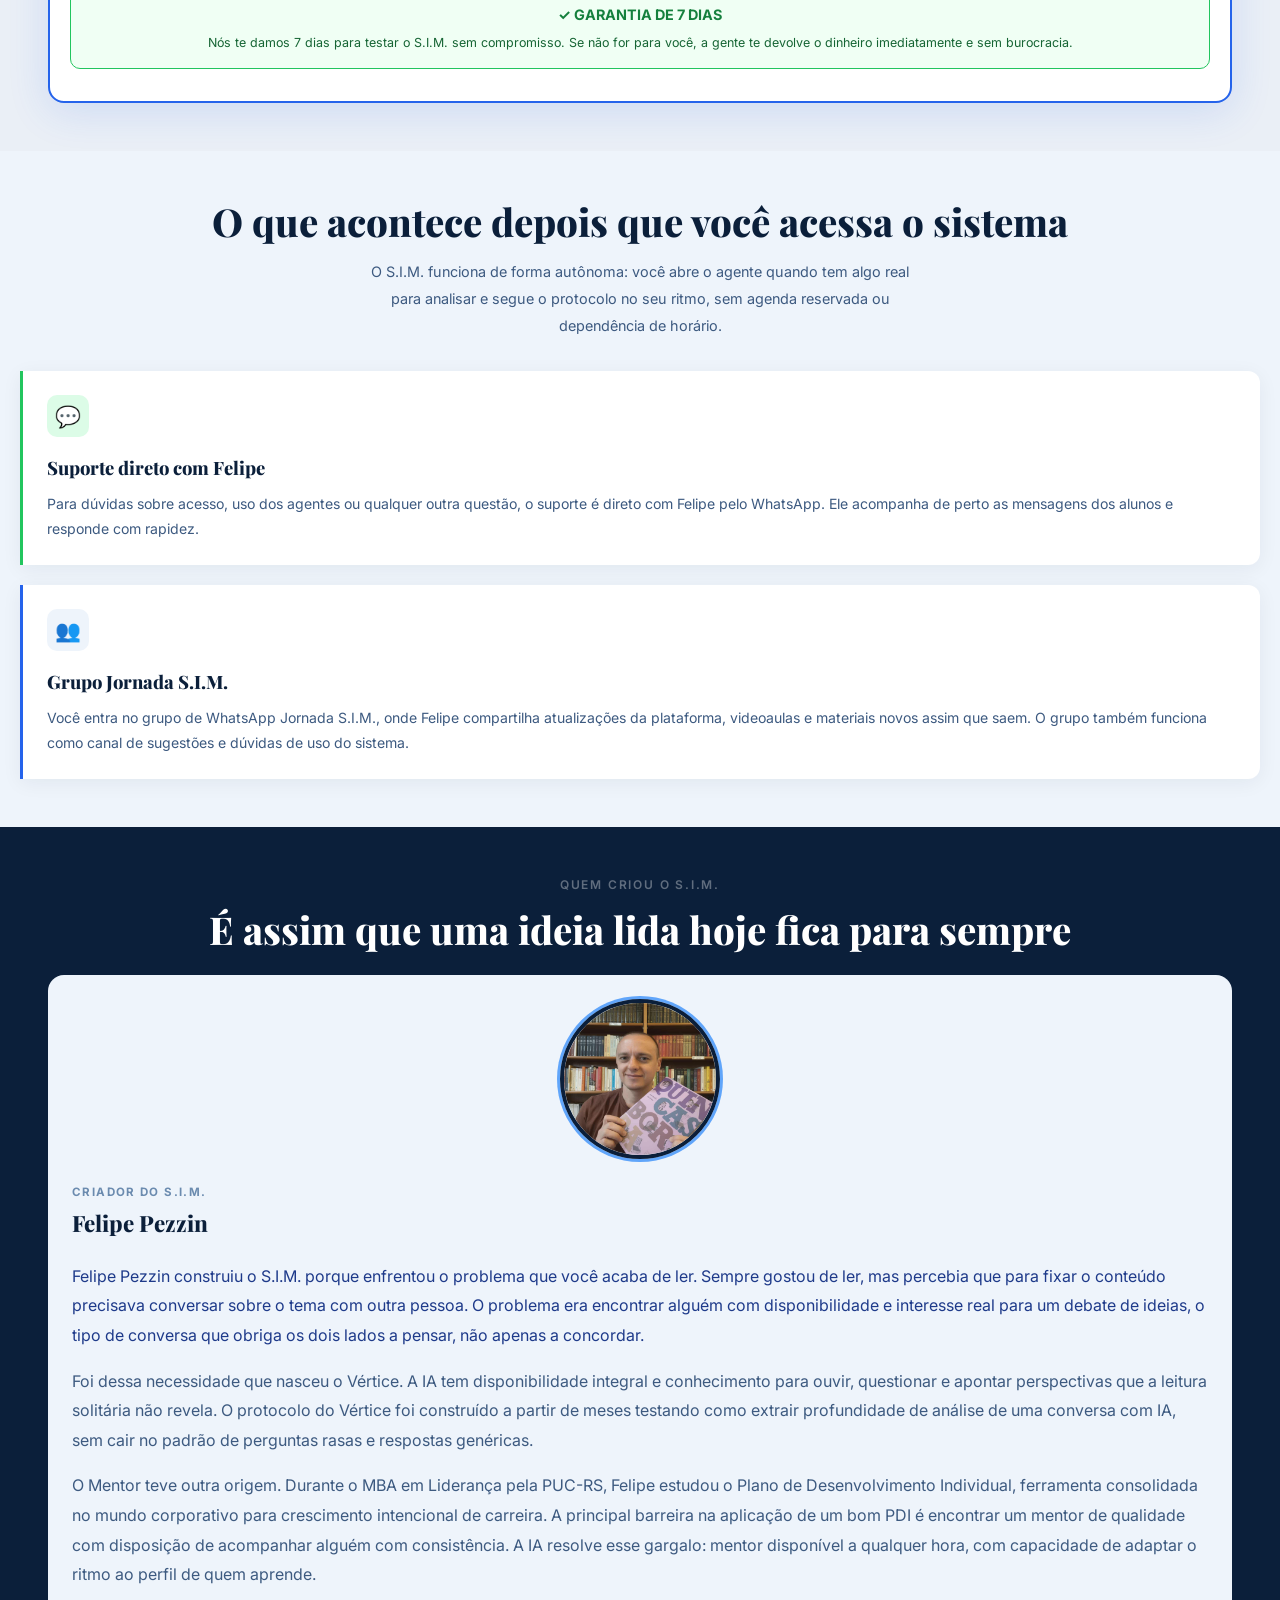
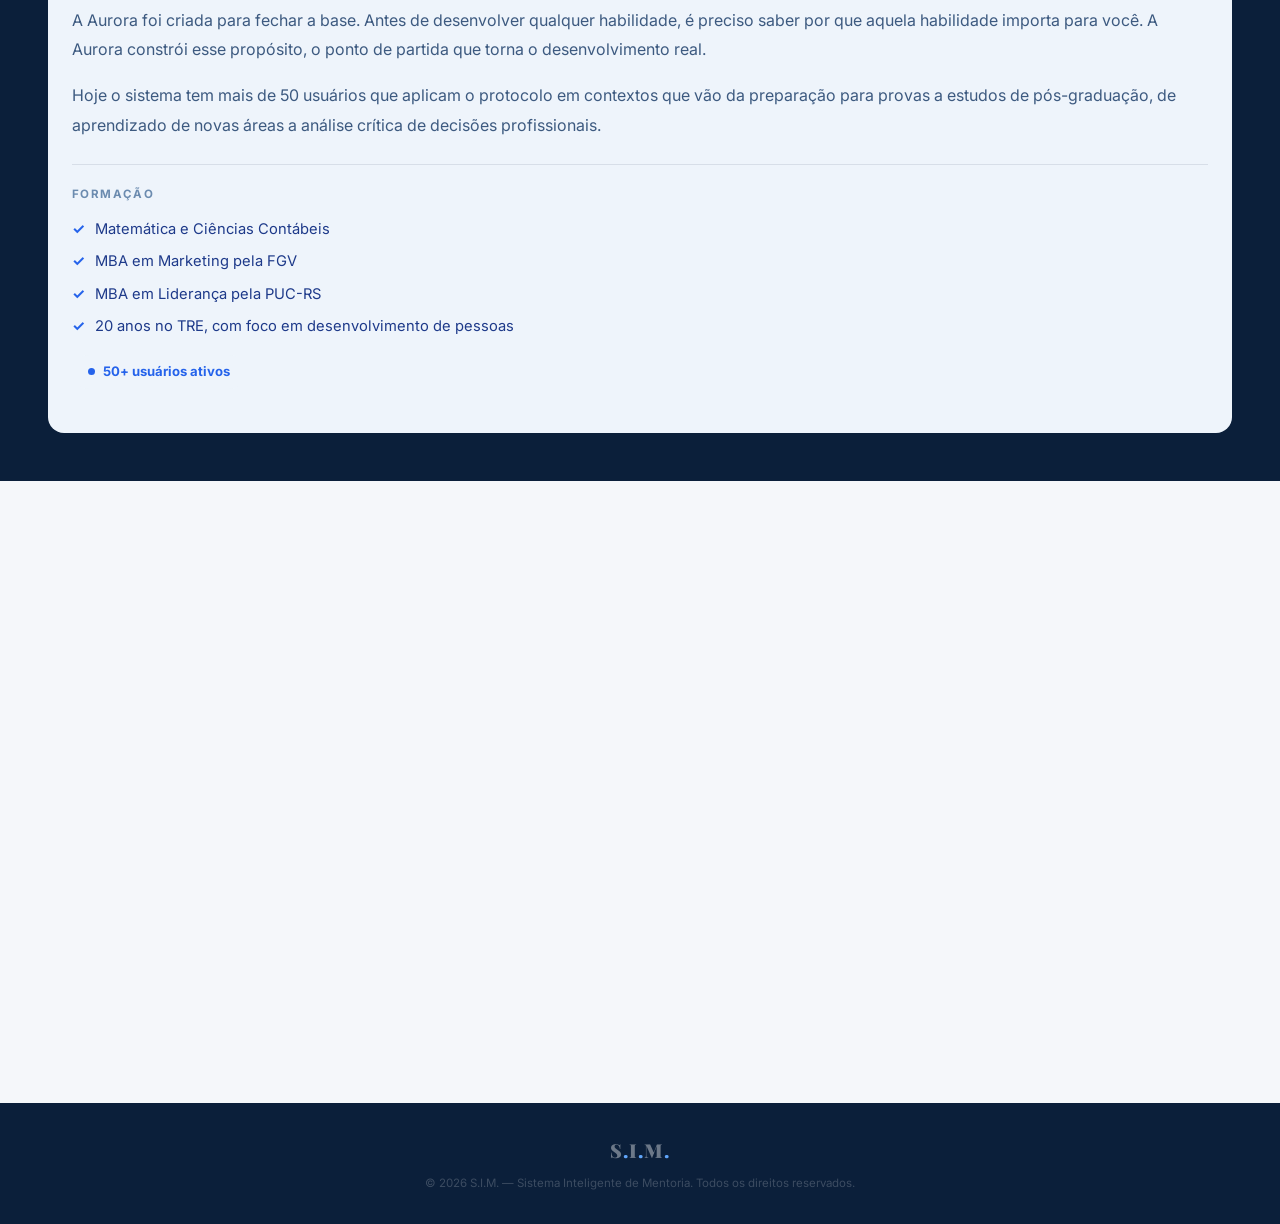
<file: index-backup - 03-08-2026.html>
<!DOCTYPE html>
<html lang="pt-BR">
<head>
  <meta charset="UTF-8">
  <!-- Meta Pixel Code -->
  <script>
  !function(f,b,e,v,n,t,s)
  {if(f.fbq)return;n=f.fbq=function(){n.callMethod?
  n.callMethod.apply(n,arguments):n.queue.push(arguments)};
  if(!f._fbq)f._fbq=n;n.push=n;n.loaded=!0;n.version='2.0';
  n.queue=[];t=b.createElement(e);t.async=!0;
  t.src=v;s=b.getElementsByTagName(e)[0];
  s.parentNode.insertBefore(t,s)}(window, document,'script',
  'https://connect.facebook.net/en_US/fbevents.js');
  fbq('init', '1388178406296753');
  fbq('track', 'PageView');
  </script>
  <noscript>
    <img height="1" width="1" alt="" style="display:none"
    src="https://www.facebook.com/tr?id=1388178406296753&ev=PageView&noscript=1"/>
  </noscript>
  <!-- End Meta Pixel Code -->

  <!-- Microsoft Clarity -->
  <script type="text/javascript">
      (function(c,l,a,r,i,t,y){
          c[a]=c[a]||function(){(c[a].q=c[a].q||[]).push(arguments)};
          t=l.createElement(r);t.async=1;t.src="https://www.clarity.ms/tag/"+i;
          y=l.getElementsByTagName(r)[0];y.parentNode.insertBefore(t,y);
      })(window, document, "clarity", "script", "w54njaulph");
  </script>
  <!-- End Microsoft Clarity -->

  <meta name="viewport" content="width=device-width, initial-scale=1.0">
  <title>S.I.M. — Sistema Inteligente de Mentoria</title>
<meta name="description" content="S.I.M. — Sistema Inteligente de Mentoria. Três agentes de IA que transformam o que você lê, ouve e assiste em argumentação estruturada, com método e acompanhamento.">
  <link href="https://fonts.googleapis.com/css2?family=Playfair+Display:wght@700;800;900&family=Inter:wght@400;500;600;700&display=swap" rel="stylesheet">
  <style>
    *{margin:0;padding:0;box-sizing:border-box}
    :root{--bg:#F5F7FA;--bg2:#EAEFF6;--dark:#0B1F3A;--mid:#1A3D6B;--accent:#2563EB;--muted:#6B8BAF;--text2:#3D5A80;--white:#FFFFFF;--pad:1.25rem}
    html{scroll-behavior:smooth;overflow-x:hidden}
    body{background:var(--bg);font-family:'Inter',sans-serif;color:var(--dark);line-height:1.6;font-size:16px;overflow-x:hidden;width:100%}
    h1,h2,h3{font-family:'Playfair Display',serif}
    img{max-width:100%;display:block}
    nav{display:flex;justify-content:center;align-items:center;padding:1rem var(--pad);background:rgba(245,247,250,.97);border-bottom:1px solid rgba(37,99,235,.08);backdrop-filter:blur(10px);position:sticky;top:0;z-index:200}
    .nav-logo{font-family:'Playfair Display',serif;font-size:1.4rem;font-weight:900;color:var(--dark);letter-spacing:.05em;text-decoration:none}
    .nav-logo span{color:var(--accent)}
    .hero{padding:3rem var(--pad) 2.5rem;text-align:center;background:var(--white);border-bottom:1px solid rgba(37,99,235,.08)}
    .hero-badge{display:inline-flex;align-items:center;gap:.4rem;border:1px solid rgba(37,99,235,.2);background:rgba(37,99,235,.06);padding:.35rem .9rem;border-radius:100px;font-size:.7rem;font-weight:600;color:var(--accent);letter-spacing:.08em;text-transform:uppercase;margin-bottom:1.5rem}
    .badge-dot{width:6px;height:6px;border-radius:50%;background:var(--accent);animation:pulse 2s infinite}
    @keyframes pulse{0%,100%{opacity:1}50%{opacity:.3}}
    .hero h1{font-size:clamp(2rem,8vw,3rem);font-weight:900;line-height:1.08;color:var(--dark);margin-bottom:1.25rem}
    .hero h1 .accent{color:var(--accent)}
    .hero h1 .dim{color:var(--muted)}
    .hero-sub{font-size:1rem;color:var(--muted);line-height:1.7;margin:0 auto 2rem}
    .hero-photo{width:100%;height:220px;background:var(--bg2);border-radius:12px;border:2px dashed rgba(37,99,235,.18);display:flex;flex-direction:column;align-items:center;justify-content:center;gap:.4rem;color:var(--muted);font-size:.78rem}
    .hero-photo .ph-icon{font-size:1.8rem;opacity:.35}
    .hero-stats{display:flex;justify-content:center;gap:0;margin-top:2rem;flex-wrap:wrap;border:2px solid #0B2A6B;border-radius:14px;overflow:hidden;background:#1A3F8F}
    .hero-stats>div{flex:1;min-width:120px;padding:1rem .75rem;text-align:center;border-right:1px solid rgba(255,255,255,.15)}
    .hero-stats>div:last-child{border-right:none}
    .hero-stats .stat-num{color:#fff;font-size:2.2rem}
    .hero-stats .stat-label{color:rgba(255,255,255,.85);font-size:.78rem}
    .stat-num{font-family:'Playfair Display',serif;font-size:1.6rem;font-weight:700;color:var(--accent)}
    .stat-label{font-size:.68rem;color:var(--muted);margin-top:.1rem;text-transform:uppercase;letter-spacing:.06em}
    section{padding:3rem var(--pad)}
    .section-label{font-size:.65rem;font-weight:600;letter-spacing:.15em;text-transform:uppercase;color:var(--accent);margin-bottom:.75rem;display:block;text-align:center}
    .section-title{font-size:clamp(1.6rem,6vw,2.4rem);font-weight:800;line-height:1.15;color:var(--dark);margin-bottom:1rem;text-align:center}
    .section-title .accent{color:var(--accent)}
    .section-title .muted{color:var(--muted)}
    .section-sub{font-size:.95rem;color:var(--muted);line-height:1.75}
    .problema{background:var(--white);border-top:3px solid var(--accent)}
    .ciclo{display:flex;flex-direction:column;gap:0;margin-top:2rem;width:100%}
    .ciclo-item{padding:.85rem 1rem;border:1px solid rgba(11,31,58,.08);font-size:.88rem;color:var(--text2);font-weight:500;background:var(--bg2);text-align:center;width:100%}
    .ciclo-item.highlight{background:var(--accent);border-color:var(--accent);color:#fff;font-weight:700}
    .ciclo-arrow{text-align:center;color:var(--accent);opacity:.5;font-size:1.1rem;padding:.2rem 0}
    @media(max-width:600px){.ciclo{flex-direction:column!important;gap:0!important}.ciclo-arrow{padding:.1rem 0}}
    .demonstracao{background:#0B1F3A}
    .demonstracao .section-label{color:rgba(255,255,255,.6)}
    .demonstracao .section-title{color:#fff}
    .demonstracao .section-sub{color:rgba(255,255,255,.7)}
    .demonstracao .demo-especialista-texto p{color:rgba(255,255,255,.85)}
    .demonstracao img{opacity:.95}
    .demo-especialista{display:flex;flex-direction:column;align-items:center;gap:1.5rem;margin-top:2rem}
    .demo-especialista img{width:100%;max-width:360px;border-radius:16px;border:3px solid rgba(255,255,255,.1)}
    .demo-especialista-texto{color:rgba(255,255,255,.85);font-size:.95rem;line-height:1.8;text-align:left}
    .demo-especialista-texto strong{color:#fff}
    .demo-telas{display:flex;flex-direction:column;gap:2rem;margin-top:2.5rem}
    .demo-tela{display:flex;flex-direction:column;gap:1rem;background:rgba(255,255,255,.04);border:1px solid rgba(255,255,255,.08);border-radius:16px;padding:1.25rem;overflow:hidden}
    .demo-tela img{width:100%;max-width:360px;border-radius:10px;border:1px solid rgba(255,255,255,.1);display:block;margin:0 auto}
    .demo-tela-titulo{font-size:1rem;font-weight:700;color:#fff}
    .demo-tela-desc{font-size:.88rem;color:rgba(255,255,255,.6);line-height:1.7}
    .demo-tela-label{display:inline-block;background:var(--accent);color:#fff;font-size:.7rem;font-weight:700;padding:.2rem .6rem;border-radius:99px;letter-spacing:.05em;margin-bottom:.4rem}
    .objecoes{background:var(--bg)}
    .obj-lista{display:flex;flex-direction:column;gap:.85rem;margin-top:2rem}
    .obj-card{display:flex;align-items:center;gap:1rem;padding:1rem 1.1rem;background:#FFF1F1;border:1px solid rgba(239,68,68,.12);border-radius:12px;font-size:.88rem;color:var(--dark)}
    .obj-card.sim{background:#F0FFF4;border-color:rgba(34,197,94,.2);font-weight:600}
    .obj-icon{font-size:1.2rem;flex-shrink:0}
    .etapas{background:var(--dark)}
    .etapas .section-label{color:rgba(255,255,255,.4)}
    .etapas .section-title{color:#fff}
    .etapas .section-title .accent{color:#60A5FA}
    .etapas-lista{display:flex;flex-direction:column;gap:1px;background:rgba(255,255,255,.08);margin-top:2rem;border:1px solid rgba(255,255,255,.08);border-radius:8px;overflow:hidden}
    .etapa{padding:1.5rem;background:var(--dark);display:flex;gap:1rem;align-items:flex-start}
    .etapa-num{font-family:'Playfair Display',serif;font-size:1.8rem;font-weight:900;color:rgba(96,165,250,.25);line-height:1;flex-shrink:0;width:2rem}
    .etapa-nome{font-family:'Playfair Display',serif;font-size:1rem;font-weight:700;color:#fff;margin-bottom:.4rem}
    .etapa-desc{font-size:.82rem;color:rgba(255,255,255,.45);line-height:1.65}
    .etapa-conclusao{margin-top:1.5rem;padding:1.25rem;border:1px solid rgba(96,165,250,.2);border-radius:8px;background:rgba(96,165,250,.06);font-size:.9rem;color:rgba(255,255,255,.65);font-style:italic;text-align:center;line-height:1.6}
    .etapa-conclusao strong{color:#60A5FA;font-style:normal}
    .transform{background:var(--bg2)}
    .transform-cards{display:flex;flex-direction:column;gap:1rem;margin-top:2rem}
    .transform-col{padding:1.5rem;border-radius:12px;border:1px solid rgba(11,31,58,.08);width:100%}
    .antes-col{background:var(--white)}
    .depois-col{background:var(--dark)}
    .col-header{font-size:.68rem;font-weight:700;letter-spacing:.15em;text-transform:uppercase;margin-bottom:1.25rem;display:flex;align-items:center;gap:.5rem}
    .col-header.antes{color:var(--muted)}
    .col-header.depois{color:#60A5FA}
    .col-header::before{content:'';width:16px;height:1px}
    .col-header.antes::before{background:var(--muted)}
    .col-header.depois::before{background:#60A5FA}
    .t-item{font-size:.9rem;font-weight:500;padding:.7rem 0;border-bottom:1px solid rgba(11,31,58,.05);display:flex;align-items:center;gap:.6rem}
    .depois-col .t-item{border-bottom-color:rgba(255,255,255,.06)}
    .t-item.antes-i{color:var(--muted)}
    .t-item.depois-i{color:rgba(255,255,255,.85)}
    .t-icon{font-size:.8rem;width:18px;text-align:center;flex-shrink:0}
    .agentes{background:#F0F7FF}
    .agentes-grid{display:flex;flex-direction:column;gap:.85rem;margin-top:2rem}
    .agente-card{background:var(--bg);border:1px solid rgba(37,99,235,.1);border-radius:12px;border-top:3px solid var(--accent);padding:1.5rem}
    .agente-topo{display:flex;align-items:center;gap:.75rem;margin-bottom:.6rem}
    .agente-icon{width:36px;height:36px;background:rgba(37,99,235,.08);border-radius:8px;display:flex;align-items:center;justify-content:center;font-size:1rem;flex-shrink:0}
    .agente-nome{font-family:'Playfair Display',serif;font-size:1rem;font-weight:700;color:var(--dark)}
    .agente-tag{font-size:.65rem;font-weight:600;color:var(--accent);text-transform:uppercase;letter-spacing:.08em}
    .agente-desc{font-size:.84rem;color:var(--muted);line-height:1.6}
    .para-quem{background:var(--bg2)}
    .para-quem-box{background:var(--dark);border-radius:12px;padding:1.5rem;color:rgba(255,255,255,.65);font-size:.9rem;line-height:1.7;margin:1.5rem 0}
    .para-quem-box strong{display:block;font-family:'Playfair Display',serif;font-size:1.05rem;font-weight:700;color:#fff;margin-bottom:.6rem}
    .pq-lista{display:flex;flex-direction:column}
    .pq-item{display:flex;align-items:flex-start;gap:.85rem;padding:1rem 0;border-bottom:1px solid rgba(11,31,58,.07)}
    .pq-arrow{color:var(--accent);font-size:.85rem;flex-shrink:0;margin-top:.15rem}
    .pq-texto strong{display:block;font-size:.9rem;font-weight:600;color:var(--dark);margin-bottom:.15rem}
    .pq-texto span{font-size:.82rem;color:var(--muted)}
    .transformacao{background:var(--white)}
    .transf-foto{width:100%;height:200px;background:var(--bg2);border-radius:12px;border:2px dashed rgba(37,99,235,.18);display:flex;flex-direction:column;align-items:center;justify-content:center;gap:.4rem;color:var(--muted);font-size:.78rem;margin:1.5rem 0}
    .transf-foto .ph-icon{font-size:1.8rem;opacity:.35}
    .transf-lista{display:flex;flex-direction:column;gap:.85rem}
    .transf-item{display:flex;align-items:flex-start;gap:.85rem;padding:1.1rem;background:var(--dark);border:1px solid rgba(255,255,255,.08);border-radius:10px}
    .transf-q{font-family:'Playfair Display',serif;font-size:1.4rem;font-weight:900;color:rgba(255,255,255,.15);line-height:1;flex-shrink:0}
    .transf-titulo{font-size:.9rem;font-weight:600;color:#fff;margin-bottom:.2rem}
    .transf-desc{font-size:.82rem;color:rgba(255,255,255,.65);line-height:1.6}
    .depoimentos{background:var(--bg2)}
    .dep-grid{column-count:1;column-gap:1rem}
    .dep-card{background:var(--white);border:1px solid rgba(11,31,58,.07);border-radius:12px;padding:8px;box-shadow:0 2px 14px rgba(11,31,58,.06);break-inside:avoid;margin:0 0 1rem}
    .dep-print{display:block;width:100%;height:auto;border-radius:8px}
    .dep-cap{padding:.7rem .5rem .2rem;border-top:1px solid rgba(11,31,58,.08);margin-top:.6rem}
    .dep-nome{display:block;font-size:.85rem;font-weight:700;color:var(--dark)}
    .dep-papel{display:block;font-size:.75rem;color:var(--muted)}
    .dep-placeholder{padding:2rem;background:var(--bg2);display:flex;align-items:center;justify-content:center;color:var(--muted);font-size:.78rem}
    .dep-card-body{padding:1.1rem}
    .dep-texto{font-size:.88rem;color:var(--text2);line-height:1.7;font-style:italic;margin-bottom:.6rem}
    .dep-autor{font-size:.78rem;font-weight:700;color:var(--dark)}
    .preco{background:var(--bg2)}
    .preco .section-title{font-size:1.6rem}
    .preco .section-title span{color:var(--accent)}
    .preco-card{background:var(--white);border:2px solid var(--accent);border-radius:16px;padding:2rem 1.25rem;margin-top:2rem;position:relative;box-shadow:0 8px 40px rgba(37,99,235,.15);text-align:center}
    .preco-fire{font-size:2.2rem;margin-bottom:.5rem}
    .preco-valor{font-family:'Playfair Display',serif;font-size:3.2rem;font-weight:900;color:var(--accent);line-height:1;margin-bottom:.3rem}
    .preco-sub{font-size:.85rem;color:var(--muted);margin-bottom:1.5rem}
    .preco-label{font-size:.7rem;font-weight:700;text-transform:uppercase;letter-spacing:.08em;color:var(--muted);margin-bottom:.75rem;text-align:left}
    .preco-lista{margin-bottom:1.25rem;text-align:left}
    .preco-item{display:flex;align-items:center;gap:.7rem;font-size:.86rem;color:var(--text2);padding:.55rem 0;border-bottom:1px solid rgba(11,31,58,.05);font-weight:700}
    .preco-item span{color:var(--accent);font-weight:700;font-size:.9rem;flex-shrink:0}
    .preco-bonus-bloco{background:#eff6ff;border:1.5px solid var(--accent);border-radius:10px;padding:1rem 1.1rem;margin-bottom:1.25rem;text-align:left;display:flex;gap:.75rem;align-items:flex-start}
    .preco-bonus-icon{font-size:1.4rem;flex-shrink:0}
    .preco-bonus-texto strong{display:block;font-size:.88rem;font-weight:700;color:var(--dark);margin-bottom:.15rem}
    .preco-bonus-texto span{font-size:.78rem;color:var(--muted)}
    .preco-bonus-tag{display:inline-block;background:var(--accent);color:#fff;font-size:.65rem;font-weight:800;padding:.15rem .55rem;border-radius:99px;margin-top:.35rem;letter-spacing:.05em}
    .preco-avista{font-size:.88rem;color:var(--muted);margin-bottom:1.25rem;font-style:italic}
    .preco-garantia-verde{background:#f0fff4;border:1.5px solid #22c55e;border-radius:10px;padding:.85rem 1rem;margin-top:1.25rem;text-align:center}
    .preco-garantia-verde strong{display:block;color:#15803d;font-size:.9rem;font-weight:700;margin-bottom:.2rem}
    .preco-garantia-verde span{font-size:.78rem;color:#166534;line-height:1.6}
    @keyframes pulse-btn{0%,100%{box-shadow:0 0 0 0 rgba(249,115,22,.6)}50%{box-shadow:0 0 0 12px rgba(249,115,22,0)}}
    .btn-checkout{display:block;width:100%;background:#000;color:#F97316;font-weight:800;padding:1.25rem;border-radius:8px;text-decoration:none;font-size:1rem;text-align:center;text-transform:uppercase;letter-spacing:.08em;border:2px solid #F97316;animation:pulse-btn 1.8s infinite}
    .btn-checkout:hover{background:#F97316;color:#000;animation:none;box-shadow:0 0 0 12px rgba(249,115,22,0)}
    .seguranca{display:flex;flex-direction:column;gap:.75rem;margin-top:1.25rem}
    .seg-item{display:flex;align-items:center;gap:.75rem;padding:.85rem 1rem;background:var(--bg);border-radius:8px}
    .seg-item strong{font-weight:600;color:var(--dark);display:block;font-size:.85rem}
    .seg-item span{font-size:.78rem;color:var(--muted)}
    .seg-icon{font-size:1.3rem;flex-shrink:0}
    .garantia{margin-top:1.25rem;display:flex;align-items:center;justify-content:center;gap:.5rem;font-size:.8rem;color:var(--muted)}
    footer{padding:2rem var(--pad);background:var(--dark);text-align:center}
    .footer-logo{font-family:'Playfair Display',serif;font-size:1.2rem;font-weight:900;color:rgba(255,255,255,.4);letter-spacing:.05em;text-decoration:none;display:block;margin-bottom:.5rem}
    .footer-logo span{color:#60A5FA}
    .footer-copy{font-size:.72rem;color:rgba(255,255,255,.2)}
    .whatsapp-btn{position:fixed;bottom:1.25rem;right:1.25rem;z-index:9999;width:54px;height:54px;border-radius:50%;background:#25D366;display:flex;align-items:center;justify-content:center;box-shadow:0 4px 20px rgba(37,211,102,0.4);text-decoration:none;transition:transform 0.2s}
    .whatsapp-btn:hover{transform:scale(1.08)}
    .whatsapp-btn svg{width:28px;height:28px;fill:#fff}
    .faq{background:var(--bg)}
    .faq-lista{display:flex;flex-direction:column;gap:0;margin-top:2rem;border:1px solid rgba(11,31,58,.08);border-radius:12px;overflow:hidden}
    .faq-item{border-bottom:1px solid rgba(11,31,58,.07);background:var(--white)}
    .faq-item:last-child{border-bottom:none}
    .faq-pergunta{padding:1.1rem 1.25rem;font-size:.92rem;font-weight:600;color:var(--dark);cursor:pointer;display:flex;align-items:center;justify-content:space-between;gap:1rem;user-select:none}
    .faq-pergunta::after{content:'+';font-size:1.3rem;color:var(--accent);flex-shrink:0;transition:transform .3s;font-weight:300;line-height:1}
    .faq-item.open .faq-pergunta::after{transform:rotate(45deg)}
    .faq-resposta{font-size:.88rem;color:var(--muted);line-height:1.75;padding:0 1.25rem;max-height:0;overflow:hidden;transition:max-height .35s ease,padding .35s ease}
    .faq-item.open .faq-resposta{max-height:300px;padding:.1rem 1.25rem 1.25rem};bottom:1.25rem;right:1.25rem;z-index:999;width:54px;height:54px;border-radius:50%;background:#25D366;display:flex;align-items:center;justify-content:center;box-shadow:0 4px 20px rgba(37,211,102,.4);text-decoration:none;transition:transform .2s}
    .whatsapp-btn:hover{transform:scale(1.08)}
    .whatsapp-btn svg{width:28px;height:28px;fill:#fff}
    .reveal{opacity:0;transform:translateY(20px);transition:opacity .5s ease,transform .5s ease}
    .reveal.visible{opacity:1;transform:translateY(0)}
    /* VÉRTICE CARD */
    .vertice-wrap{padding:0 var(--pad) 2.5rem;background:var(--white)}
    .vertice-card{background:#1E1E1E;border-radius:14px;overflow:hidden;width:100%;box-shadow:0 8px 32px rgba(0,0,0,.18)}
    .vertice-header{background:#2A2A2A;padding:.75rem 1rem;display:flex;align-items:center;justify-content:space-between;border-bottom:1px solid rgba(255,255,255,.07)}
    .vertice-header-left{display:flex;align-items:center;gap:.6rem;min-width:0}
    .vertice-avatar{width:28px;height:28px;border-radius:50%;background:var(--accent);display:flex;align-items:center;justify-content:center;font-size:.6rem;font-weight:700;color:#fff;flex-shrink:0}
    .vertice-name{font-size:.78rem;font-weight:600;color:#fff}
    .vertice-sub{font-size:.62rem;color:rgba(255,255,255,.4);white-space:nowrap;overflow:hidden;text-overflow:ellipsis}
    .vertice-dot{width:7px;height:7px;border-radius:50%;background:#22C55E;flex-shrink:0}
    .vertice-body{padding:1rem}
    .vtx-user-msg{background:#2563EB;color:#fff;border-radius:10px 10px 2px 10px;padding:.75rem 1rem;font-size:.8rem;line-height:1.55;margin-bottom:.75rem;margin-left:1.5rem}
    .vtx-ai-block{margin-bottom:.5rem}
    .vtx-ai-label{font-size:.6rem;font-weight:600;color:rgba(255,255,255,.35);letter-spacing:.08em;text-transform:uppercase;margin-bottom:.4rem;display:flex;align-items:center;gap:.4rem}
    .vtx-ai-label::before{content:'💡';font-size:.7rem}
    .vtx-ai-bubble{background:#2A2A2A;border:1px solid rgba(255,255,255,.08);border-radius:2px 10px 10px 10px;padding:.85rem 1rem;font-size:.79rem;line-height:1.65;color:rgba(255,255,255,.82)}
    .vtx-ai-bubble h4{font-family:'Playfair Display',serif;font-size:.82rem;font-weight:700;color:#fff;margin:.65rem 0 .3rem;display:flex;align-items:center;gap:.35rem}
    .vtx-ai-bubble ul{margin:.3rem 0 .3rem 1rem;display:flex;flex-direction:column;gap:.15rem}
    .vtx-ai-bubble ul li{font-size:.77rem;color:rgba(255,255,255,.65)}
    .vtx-ai-bubble .highlight{color:#60A5FA;font-weight:600}
    .vtx-ai-bubble .bold{color:#fff;font-weight:600}
    .vtx-typing{display:flex;gap:4px;align-items:center;padding:.6rem 1rem;background:#2A2A2A;border:1px solid rgba(255,255,255,.08);border-radius:2px 10px 10px 10px;width:fit-content;margin-top:.5rem}
    .vtx-typing span{width:5px;height:5px;border-radius:50%;background:rgba(255,255,255,.4);animation:blink2 1.2s infinite}
    .vtx-typing span:nth-child(2){animation-delay:.2s}
    .vtx-typing span:nth-child(3){animation-delay:.4s}
    @keyframes blink2{0%,100%{opacity:.2}50%{opacity:1}}
    @keyframes badge-pulse{0%,100%{opacity:1;transform:scale(1)}50%{opacity:.6;transform:scale(0.97)}}
    @keyframes balloon-in{from{opacity:0;transform:translateX(20px) scale(0.8)}to{opacity:1;transform:translateX(0) scale(1)}}
    .vertice-footer{padding:.65rem 1rem;background:#2A2A2A;border-top:1px solid rgba(255,255,255,.06);display:flex;align-items:center;gap:.5rem}
    .vtx-input{flex:1;background:rgba(255,255,255,.06);border:1px solid rgba(255,255,255,.1);border-radius:8px;padding:.45rem .75rem;font-size:.75rem;color:rgba(255,255,255,.4);font-family:'Inter',sans-serif;min-width:0}
    .vtx-send{width:28px;height:28px;background:var(--accent);border-radius:6px;display:flex;align-items:center;justify-content:center;font-size:.7rem;color:#fff;flex-shrink:0}
    @media(min-width:768px){
      :root{--pad:3rem}
      .hero{padding:5rem 3rem 4rem}
      .agentes-grid{display:grid;grid-template-columns:1fr 1fr;gap:1rem}
      .transform-cards{display:grid;grid-template-columns:1fr 1fr}
      .dep-grid{column-count:2}
      .vertice-card{max-width:520px;margin:0 auto}
    }
      @media (min-width: 768px) {
        .demonstracao .reveal > div[style*="flex-direction:column"] {
          flex-direction: row !important;
          align-items: flex-start;
        }
        .demonstracao .reveal > div > div:first-child {
          flex-shrink: 0;
        }
      }
.section-label,.agente-tag{font-size:.75rem}
  </style>
</head>
<body>
  <nav><a href="#" class="nav-logo">S<span>.</span>I<span>.</span>M<span style="color:var(--accent)">.</span></a></nav>
  <section class="hero">
    <div class="hero-badge reveal"><span class="badge-dot"></span>O S.I.M. é o sistema que faz a leitura grudar e aparecer em quem você se torna.</div>
    <h1 class="reveal">Você lê por horas. Lembra de quase nada. <span style="color:#60A5FA;">O S.I.M. transforma cada minuto lido em algo que fica para sempre.</span></h1>
    <div class="hero-badge" style="display:inline-block;background:transparent;border:none;border-radius:0;padding:0.5rem 0;font-family:'Playfair Display',serif;font-size:1.25rem;font-weight:800;color:#0B1F3A;letter-spacing:-0.01em;line-height:1.4;text-transform:none;text-align:center;animation:none;">Aqui a IA não pensa no seu lugar. Ela te obriga a pensar.</div>
    <div style="margin-top:1.75rem;text-align:center;" class="reveal">
      <div style="margin-top:1.5rem;padding:1.25rem 1.5rem;background:#0B1F3A;border-radius:12px;text-align:left;">
        <p style="font-size:0.95rem;color:rgba(255,255,255,0.9);line-height:2;font-family:'Playfair Display',serif;font-style:italic;">
          Você termina o livro diferente de como começou.<br>
          Não só com informação nova.<br>
          Com uma forma diferente de ver.
        </p>
      </div>
    </div>

    <a href="https://pay.hotmart.com/Y102564448I" class="reveal" style="display:block;width:100%;background:#EA580C;color:#fff;font-weight:700;padding:1.1rem;border-radius:8px;text-decoration:none;font-size:1rem;text-align:center;text-transform:uppercase;letter-spacing:0.05em;margin-top:1.5rem;box-shadow:0 4px 20px rgba(234,88,12,0.4);animation:badge-pulse 1.5s ease-in-out infinite;">Quero transformar a forma que leio</a>

    <div class="hero-stats reveal">
      <div><div class="stat-num">✦</div><div class="stat-label">Método inovador com IA</div></div>
      <div><div class="stat-num">✦</div><div class="stat-label">Guias que ativam os agentes</div></div>
      <div><div class="stat-num">💬</div><div class="stat-label">Acompanhamento direto<br>com o especialista pelo WhatsApp</div></div>
    </div>
  </section>

  <section style="background:#F0F7FF;padding:3rem 1.25rem;">

    <div class="section-label reveal" style="color:#6B8BAF;">
      Você se identifica?
    </div>

    <h2 class="section-title reveal" style="color:#0B1F3A;margin-bottom:2rem;">
      Por que a maioria das leituras <br>
      <span style="color:#0f2ba3;">não deixa rastro</span>
    </h2>

    <div style="display:flex;flex-direction:column;gap:1rem;" class="reveal">

      <!-- Card 1 -->
      <div style="background:#fff;border-radius:12px;padding:1.25rem 1.5rem;border-left:4px solid #EF4444;box-shadow:0 2px 12px rgba(0,0,0,0.06);">
        <p style="font-size:1.1rem;margin-bottom:0.5rem;">
          😔
        </p>
        <h4 style="font-family:'Playfair Display',serif;font-size:1rem;font-weight:800;color:#0B1F3A;margin-bottom:0.5rem;">
          "Termino o livro e não lembro quase nada"
        </h4>
        <p style="font-size:0.85rem;color:#6B8BAF;line-height:1.75;">
          Horas de leitura e na hora de contar para alguém o que aprendeu — vazio. Como se o livro tivesse passado por você sem deixar marca.
        </p>
      </div>

      <!-- Card 2 -->
      <div style="background:#fff;border-radius:12px;padding:1.25rem 1.5rem;border-left:4px solid #F59E0B;box-shadow:0 2px 12px rgba(0,0,0,0.06);">
        <p style="font-size:1.1rem;margin-bottom:0.5rem;">
          📌
        </p>
        <h4 style="font-family:'Playfair Display',serif;font-size:1rem;font-weight:800;color:#0B1F3A;margin-bottom:0.5rem;">
          "Sublinho muito mas nunca volto para reler"
        </h4>
        <p style="font-size:0.85rem;color:#6B8BAF;line-height:1.75;">
          O livro fica cheio de marcas coloridas. Parece produtivo. Mas as anotações nunca viram nada — ficam lá, esquecidas entre as páginas.
        </p>
      </div>

      <!-- Card 3 -->
      <div style="background:#fff;border-radius:12px;padding:1.25rem 1.5rem;border-left:4px solid #8B5CF6;box-shadow:0 2px 12px rgba(0,0,0,0.06);">
        <p style="font-size:1.1rem;margin-bottom:0.5rem;">
          🤐
        </p>
        <h4 style="font-family:'Playfair Display',serif;font-size:1rem;font-weight:800;color:#0B1F3A;margin-bottom:0.5rem;">
          "Leio mas não consigo explicar o que aprendi"
        </h4>
        <p style="font-size:0.85rem;color:#6B8BAF;line-height:1.75;">
          Alguém pergunta o que você está lendo e você trava. Sabe que foi bom mas não consegue articular por quê. A ideia ficou vaga demais para sair pela boca.
        </p>
      </div>

      <!-- Card 4 -->
      <div style="background:#fff;border-radius:12px;padding:1.25rem 1.5rem;border-left:4px solid #EF4444;box-shadow:0 2px 12px rgba(0,0,0,0.06);">
        <p style="font-size:1.1rem;margin-bottom:0.5rem;">
          ⏳
        </p>
        <h4 style="font-family:'Playfair Display',serif;font-size:1rem;font-weight:800;color:#0B1F3A;margin-bottom:0.5rem;">
          "Sinto que perdi tempo quando não aplico o que li"
        </h4>
        <p style="font-size:0.85rem;color:#6B8BAF;line-height:1.75;">
          Você investiu horas numa leitura. Mas na prática nada mudou. Nenhuma decisão diferente, nenhum hábito novo. O livro foi, a vida continuou igual.
        </p>
      </div>

    </div>

    <!-- Fechamento -->
    <div style="margin-top:1.75rem;text-align:center;padding:1.25rem;background:#0B1F3A;border-radius:12px;" class="reveal">
      <p style="font-size:0.95rem;color:#fff;line-height:1.8;font-weight:600;">
        Isso não é falta de disciplina.<br>
        <span style="color:#60A5FA;">
        É falta de método.</span>
      </p>
    </div>

  </section>

  <section style="padding:3rem 1.25rem;background:#0B1F3A;">

  <div class="section-label reveal"
       style="color:rgba(255,255,255,0.35);">
    O método
  </div>

  <h2 class="section-title reveal" style="color:#fff;">
    Como funciona <span style="color:#60A5FA;">
    na prática</span>
  </h2>

  <p class="section-sub reveal"
     style="color:rgba(255,255,255,0.6);
     margin-top:1rem;line-height:1.85;">
    O S.I.M. é um sistema de três agentes de inteligência
    artificial sequenciais. Cada um responsável por uma
    etapa distinta do processo de análise crítica. A sequência
    não é arbitrária. Cada agente só faz sentido depois que
    o anterior foi concluído. O ciclo replica o que a
    neurociência chama de aprendizagem significativa:
    compreensão, internalização e aplicação. Os três
    gargalos que todo processo de consumo passivo deixa
    em aberto, resolvidos em ordem.
  </p>

  <!-- Diagrama sequencial -->
  <div style="display:flex;align-items:center;
  justify-content:center;gap:0.5rem;
  margin:2rem 0;flex-wrap:wrap;" class="reveal">

    <div style="text-align:center;
    background:rgba(255,255,255,0.04);
    border:1px solid rgba(74,222,128,0.3);
    border-radius:10px;padding:1rem 1.25rem;
    min-width:90px;">
      <div style="width:32px;height:32px;
      border-radius:50%;background:#1D4D35;
      display:flex;align-items:center;
      justify-content:center;font-size:0.75rem;
      font-weight:700;color:#4ADE80;
      margin:0 auto 0.5rem;">1</div>
      <p style="font-size:0.88rem;font-weight:700;
      color:#fff;margin-bottom:0.2rem;">Vértice</p>
      <p style="font-size:0.68rem;font-weight:600;
      color:#4ADE80;letter-spacing:0.08em;
      text-transform:uppercase;">Análise crítica</p>
    </div>

    <div style="color:rgba(255,255,255,0.3);
    font-size:1.25rem;">→</div>

    <div style="text-align:center;
    background:rgba(255,255,255,0.04);
    border:1px solid rgba(165,180,252,0.3);
    border-radius:10px;padding:1rem 1.25rem;
    min-width:90px;">
      <div style="width:32px;height:32px;
      border-radius:50%;background:#1e1b4b;
      display:flex;align-items:center;
      justify-content:center;font-size:0.75rem;
      font-weight:700;color:#a5b4fc;
      margin:0 auto 0.5rem;">2</div>
      <p style="font-size:0.88rem;font-weight:700;
      color:#fff;margin-bottom:0.2rem;">Aurora</p>
      <p style="font-size:0.68rem;font-weight:600;
      color:#a5b4fc;letter-spacing:0.08em;
      text-transform:uppercase;">Diagnóstico pessoal</p>
    </div>

    <div style="color:rgba(255,255,255,0.3);
    font-size:1.25rem;">→</div>

    <div style="text-align:center;
    background:rgba(255,255,255,0.04);
    border:1px solid rgba(251,146,60,0.3);
    border-radius:10px;padding:1rem 1.25rem;
    min-width:90px;">
      <div style="width:32px;height:32px;
      border-radius:50%;background:#3d1a0a;
      display:flex;align-items:center;
      justify-content:center;font-size:0.75rem;
      font-weight:700;color:#fb923c;
      margin:0 auto 0.5rem;">3</div>
      <p style="font-size:0.88rem;font-weight:700;
      color:#fff;margin-bottom:0.2rem;">Mentor</p>
      <p style="font-size:0.68rem;font-weight:600;
      color:#fb923c;letter-spacing:0.08em;
      text-transform:uppercase;">Protocolo de ação</p>
    </div>

  </div>

  <!-- Cards dos 3 agentes -->
  <div style="display:flex;flex-direction:column;
  gap:1.5rem;margin-top:1rem;" class="reveal">

    <div style="background:rgba(255,255,255,0.04);
    border:1px solid rgba(74,222,128,0.2);
    border-radius:12px;padding:1.5rem;">
      <p style="font-size:0.68rem;font-weight:700;
      color:#4ADE80;letter-spacing:0.12em;
      text-transform:uppercase;margin-bottom:0.5rem;">
        Agente 1
      </p>
      <h3 style="font-family:'Playfair Display',serif;
      font-size:1.2rem;font-weight:800;color:#fff;
      margin-bottom:0.25rem;">Vértice</h3>
      <p style="font-size:0.72rem;font-weight:600;
      color:#4ADE80;letter-spacing:0.1em;
      text-transform:uppercase;margin-bottom:1rem;">
        Análise crítica
      </p>
      <p style="font-size:0.88rem;
      color:rgba(255,255,255,0.6);line-height:1.8;
      margin-bottom:1rem;">
        Você cola o texto. Um artigo, um trecho,
        um argumento. O Vértice não te devolve a análise
        pronta. Ele te leva por cinco etapas junto com você:
        Provocação, Conceitos-Base, Confronto de
        Contradições, Ampliação de Perspectiva e Aplicação.
        No fim, você sai com uma ficha crítica e um mapa
        do texto — feitos pelo seu raciocínio, só
        estruturados pelo método.
      </p>
      <div style="background:rgba(74,222,128,0.06);
      border-left:3px solid #4ADE80;
      border-radius:0 8px 8px 0;
      padding:0.85rem 1rem;">
        <p style="font-size:0.82rem;
        color:rgba(255,255,255,0.7);
        line-height:1.75;font-style:italic;">
          A etapa que muda tudo é o Confronto de
          Contradições. É ali que aparecem as coisas
          que você aceitou sem verificar. O Vértice
          não deixa o cérebro aprovar automaticamente
          o que já confirma o que você acredita.
        </p>
      </div>
    </div>

    <div style="background:rgba(255,255,255,0.04);
    border:1px solid rgba(165,180,252,0.2);
    border-radius:12px;padding:1.5rem;">
      <p style="font-size:0.68rem;font-weight:700;
      color:#a5b4fc;letter-spacing:0.12em;
      text-transform:uppercase;margin-bottom:0.5rem;">
        Agente 2
      </p>
      <h3 style="font-family:'Playfair Display',serif;
      font-size:1.2rem;font-weight:800;color:#fff;
      margin-bottom:0.25rem;">Aurora</h3>
      <p style="font-size:0.72rem;font-weight:600;
      color:#a5b4fc;letter-spacing:0.1em;
      text-transform:uppercase;margin-bottom:1rem;">
        Diagnóstico pessoal
      </p>
      <p style="font-size:0.88rem;
      color:rgba(255,255,255,0.6);line-height:1.8;
      margin-bottom:1rem;">
        A análise que ficou no texto agora vira pra
        dentro. A Aurora te confronta com o que aquele
        conteúdo ativou em você. Uma pergunta por vez.
        Sem pressa. Sem conclusão antecipada. O conteúdo
        deixa de ser abstrato e passa a ter contexto real:
        o que aquilo mexeu, que padrão você reconheceu,
        o que foi difícil de admitir.
      </p>
      <div style="background:rgba(165,180,252,0.06);
      border-left:3px solid #a5b4fc;
      border-radius:0 8px 8px 0;
      padding:0.85rem 1rem;">
        <p style="font-size:0.82rem;
        color:rgba(255,255,255,0.7);
        line-height:1.75;font-style:italic;">
          A maioria dos processos de aprendizado pula
          essa parte porque ela é desconfortável.
          Sem essa camada, o Vértice vira teoria
          acumulada. Com ela, a análise passa a
          mudar como você age.
        </p>
      </div>
    </div>

    <div style="background:rgba(255,255,255,0.04);
    border:1px solid rgba(251,146,60,0.2);
    border-radius:12px;padding:1.5rem;">
      <p style="font-size:0.68rem;font-weight:700;
      color:#fb923c;letter-spacing:0.12em;
      text-transform:uppercase;margin-bottom:0.5rem;">
        Agente 3
      </p>
      <h3 style="font-family:'Playfair Display',serif;
      font-size:1.2rem;font-weight:800;color:#fff;
      margin-bottom:0.25rem;">Mentor</h3>
      <p style="font-size:0.72rem;font-weight:600;
      color:#fb923c;letter-spacing:0.1em;
      text-transform:uppercase;margin-bottom:1rem;">
        Protocolo de ação
      </p>
      <p style="font-size:0.88rem;
      color:rgba(255,255,255,0.6);line-height:1.8;
      margin-bottom:1rem;">
        O Mentor encerra a sessão de um jeito específico.
        Você não avança sem preencher seis campos:
        Situação, Papel, Escolha, Ação mínima, Prazo
        e Critério observável. Esses seis campos fecham
        o maior buraco de todo produto de desenvolvimento
        intelectual: o espaço entre "entendi" e "fiz".
      </p>
      <div style="background:rgba(251,146,60,0.06);
      border-left:3px solid #fb923c;
      border-radius:0 8px 8px 0;
      padding:0.85rem 1rem;">
        <p style="font-size:0.82rem;
        color:rgba(255,255,255,0.7);
        line-height:1.75;font-style:italic;">
          Insight sem protocolo de ação é a forma
          mais sofisticada de acúmulo passivo
          que existe.
        </p>
      </div>
    </div>

  </div>

  <!-- Fechamento -->
  <div style="margin-top:1.75rem;text-align:center;
  padding:1.25rem;border:1px solid rgba(96,165,250,0.15);
  border-radius:10px;background:rgba(96,165,250,0.05);"
  class="reveal">
    <p style="font-size:0.88rem;
    color:rgba(255,255,255,0.6);
    line-height:1.8;margin-bottom:0.5rem;">
      O ciclo <strong style="color:#4ADE80;">Vértice</strong>,
      <strong style="color:#a5b4fc;">Aurora</strong> e
      <strong style="color:#fb923c;">Mentor</strong> foi
      construído nessa sequência porque análise sem
      internalização vira teoria, e internalização sem
      protocolo de ação vira acúmulo com outro rótulo.
    </p>
    <p style="font-size:0.95rem;font-weight:700;
    color:#fff;line-height:1.7;">
      Com o S.I.M. suas ideias ganham estrutura. E isso
      aparece em cada conversa, decisão e argumento.
    </p>
  </div>

  </section>

  <section style="padding:3rem 1.25rem;background:#EEF4FB;">

    <h2 class="section-title reveal" style="color:#0B1F3A;text-align:center;margin-bottom:2rem;">
      Cinco situações em que o sistema funciona.
      <span style="color:#2563EB;">E quatro em que não funciona.</span>
    </h2>

    <!-- Para quem é -->
    <p class="reveal" style="font-size:0.68rem;font-weight:700;color:#16A34A;letter-spacing:0.12em;text-transform:uppercase;margin-bottom:1rem;">
      Para quem é
    </p>

    <div class="reveal" style="display:flex;flex-direction:column;gap:1rem;margin-bottom:2.5rem;">

      <div style="background:#fff;border:1px solid rgba(37,99,235,0.15);border-left:3px solid #2563EB;border-radius:0 10px 10px 0;padding:1.25rem 1.5rem;box-shadow:0 2px 12px rgba(11,31,58,0.06);">
        <h3 style="font-family:'Playfair Display',serif;font-size:1rem;font-weight:800;color:#0B1F3A;margin-bottom:0.5rem;">O profissional que perde terreno em reuniões</h3>
        <p style="font-size:0.85rem;color:#3D5A80;line-height:1.75;">Sócio, advogado, engenheiro, consultor. Inteligente, bem informado, com décadas de leitura. Na hora de sustentar uma posição quando alguém questiona, o argumento some. O problema não é falta de conhecimento. É falta de estrutura argumentativa no momento em que ela é exigida.</p>
      </div>

      <div style="background:#fff;border:1px solid rgba(37,99,235,0.15);border-left:3px solid #2563EB;border-radius:0 10px 10px 0;padding:1.25rem 1.5rem;box-shadow:0 2px 12px rgba(11,31,58,0.06);">
        <h3 style="font-family:'Playfair Display',serif;font-size:1rem;font-weight:800;color:#0B1F3A;margin-bottom:0.5rem;">O leitor que consome mas não processa</h3>
        <p style="font-size:0.85rem;color:#3D5A80;line-height:1.75;">Alto volume de livros, podcasts, vídeos. A sensação crônica de que aprende muito mas não acumula nada que mude o comportamento. Consegue repetir o que leu, não consegue aplicar com as próprias palavras quando o contexto real aparece.</p>
      </div>

      <div style="background:#fff;border:1px solid rgba(37,99,235,0.15);border-left:3px solid #2563EB;border-radius:0 10px 10px 0;padding:1.25rem 1.5rem;box-shadow:0 2px 12px rgba(11,31,58,0.06);">
        <h3 style="font-family:'Playfair Display',serif;font-size:1rem;font-weight:800;color:#0B1F3A;margin-bottom:0.5rem;">O crítico da IA que quer resultado concreto</h3>
        <p style="font-size:0.85rem;color:#3D5A80;line-height:1.75;">Desconfia do rótulo de inteligência artificial por princípio ou por experiências anteriores frustradas. Está aberto a mudar de posição se a demonstração for concreta. Precisa ver o protocolo funcionando antes de acreditar na promessa.</p>
      </div>

      <div style="background:#fff;border:1px solid rgba(37,99,235,0.15);border-left:3px solid #2563EB;border-radius:0 10px 10px 0;padding:1.25rem 1.5rem;box-shadow:0 2px 12px rgba(11,31,58,0.06);">
        <h3 style="font-family:'Playfair Display',serif;font-size:1rem;font-weight:800;color:#0B1F3A;margin-bottom:0.5rem;">O escritor em potencial que trava na análise</h3>
        <p style="font-size:0.85rem;color:#3D5A80;line-height:1.75;">Lê clássicos, quer escrever artigos ou ensaios, tem o desejo há anos. O travamento não é de vocabulário nem de estilo. É de método para transformar o que leu em análise própria que resiste ao questionamento.</p>
      </div>

      <div style="background:#fff;border:1px solid rgba(37,99,235,0.15);border-left:3px solid #2563EB;border-radius:0 10px 10px 0;padding:1.25rem 1.5rem;box-shadow:0 2px 12px rgba(11,31,58,0.06);">
        <h3 style="font-family:'Playfair Display',serif;font-size:1rem;font-weight:800;color:#0B1F3A;margin-bottom:0.5rem;">Quem tem histórico de cursos não concluídos</h3>
        <p style="font-size:0.85rem;color:#3D5A80;line-height:1.75;">Não por preguiça. Por estrutura errada de produto. Cursos que exigem agenda reservada para consumo passivo são abandonados quando a rotina não abre espaço. O S.I.M. entra em uso quando o problema aparece, não quando a agenda permite.</p>
      </div>

    </div>

    <!-- Não é para -->
    <p class="reveal" style="font-size:0.68rem;font-weight:700;color:#DC2626;letter-spacing:0.12em;text-transform:uppercase;margin-bottom:1rem;">
      Não é para
    </p>

    <div class="reveal" style="display:flex;flex-direction:column;gap:1rem;">

      <div style="background:#FFF1F1;border:1px solid rgba(239,68,68,0.2);border-left:3px solid #EF4444;border-radius:0 10px 10px 0;padding:1rem 1.5rem;">
        <p style="font-size:0.85rem;color:#7A3636;line-height:1.7;">Quem quer mais vídeos para assistir sem compromisso de participar ativamente das sessões.</p>
      </div>

      <div style="background:#FFF1F1;border:1px solid rgba(239,68,68,0.2);border-left:3px solid #EF4444;border-radius:0 10px 10px 0;padding:1rem 1.5rem;">
        <p style="font-size:0.85rem;color:#7A3636;line-height:1.7;">Quem busca validação de crenças já formadas, não revisão delas com protocolo estruturado.</p>
      </div>

      <div style="background:#FFF1F1;border:1px solid rgba(239,68,68,0.2);border-left:3px solid #EF4444;border-radius:0 10px 10px 0;padding:1rem 1.5rem;">
        <p style="font-size:0.85rem;color:#7A3636;line-height:1.7;">Quem acredita que já pensa de forma crítica e não precisa de método de verificação.</p>
      </div>

      <div style="background:#FFF1F1;border:1px solid rgba(239,68,68,0.2);border-left:3px solid #EF4444;border-radius:0 10px 10px 0;padding:1rem 1.5rem;">
        <p style="font-size:0.85rem;color:#7A3636;line-height:1.7;">Quem espera resultado sem nenhuma interação com o sistema. Os três agentes exigem participação ativa em cada etapa.</p>
      </div>

    </div>

  </section>
  <section class="agentes">
    <div class="section-label reveal">— Oferta especial</div>
    <h2 class="section-title reveal">Sua leitura muda <span class="accent">hoje</span></h2>
    <div style="margin-top:2.5rem;background:linear-gradient(135deg,#0B1F3A,#1A3D6B);border-radius:16px;padding:2rem 1.5rem;text-align:center;box-shadow:0 8px 40px rgba(37,99,235,0.2);position:relative;overflow:hidden;">
      <div style="position:absolute;top:-40px;right:-40px;width:120px;height:120px;background:rgba(96,165,250,0.1);border-radius:50%;"></div>
      <div style="position:absolute;bottom:-30px;left:-30px;width:90px;height:90px;background:rgba(37,99,235,0.1);border-radius:50%;"></div>
      <div style="display:inline-block;background:rgba(96,165,250,0.15);border:1px solid rgba(96,165,250,0.3);border-radius:100px;padding:0.3rem 1rem;font-size:0.68rem;font-weight:700;color:#93C5FD;letter-spacing:0.1em;text-transform:uppercase;margin-bottom:1rem;">Oferta especial</div>
      <h3 style="font-family:'Playfair Display',serif;font-size:1.4rem;font-weight:800;color:#fff;margin-bottom:0.5rem;line-height:1.3;">Sua leitura muda hoje<br><span style="color:#60A5FA;">por R$74,90</span></h3>
      <p style="font-size:0.85rem;color:rgba(255,255,255,0.5);margin-bottom:0.3rem;">pagamento único</p>
      <p style="font-size:1rem;font-weight:600;color:rgba(255,255,255,0.7);margin-bottom:1.5rem;">ou 10x de <strong style="color:#fff;">R$9,00</strong></p>
      <a href="https://pay.hotmart.com/Y102564448I" style="display:block;width:100%;background:#EA580C;color:#fff;font-weight:700;padding:1rem;border-radius:8px;text-decoration:none;font-size:0.95rem;text-align:center;text-transform:uppercase;letter-spacing:0.06em;margin-bottom:1.5rem;transition:background 0.2s;" onmouseenter="this.style.background='#C2410C'" onmouseleave="this.style.background='#EA580C'">Começar minha jornada no S.I.M.</a>
      <div style="display:flex;align-items:center;justify-content:center;gap:0.5rem;">
        <div style="height:1px;width:40px;background:rgba(255,255,255,0.15);"></div>
        <p style="font-size:0.82rem;font-weight:600;color:rgba(255,255,255,0.4);letter-spacing:0.08em;text-transform:uppercase;">E tem mais ↓</p>
        <div style="height:1px;width:40px;background:rgba(255,255,255,0.15);"></div>
      </div>
    </div>
  </section>

  <section style="background:#0D2137;padding:3.5rem 1.25rem;border-top:1px solid rgba(255,255,255,0.06);">

    <div style="display:inline-flex;align-items:center;gap:0.5rem;background:#EA580C;border-radius:100px;padding:0.45rem 1.1rem;margin-bottom:1rem;">
      <span style="font-size:0.8rem;">🔥</span>
      <span style="font-size:0.72rem;font-weight:700;color:#fff;letter-spacing:0.08em;text-transform:uppercase;">Bônus imperdível</span>
    </div>

    <div class="section-label reveal" style="color:rgba(255,255,255,0.35);">— Clube do Livro S.I.M.</div>

    <h2 class="section-title reveal" style="color:#fff;margin-bottom:0.75rem;">
      Leitura que <span style="color:#60A5FA;">transforma</span>
    </h2>

    <p class="section-sub reveal" style="color:rgba(255,255,255,0.5);margin-bottom:1.25rem;line-height:1.85;">
      Todo mês um clássico da literatura mundial debatido em profundidade. Você não recebe apenas uma aula. Recebe um sistema completo de materiais para transformar cada livro em desenvolvimento real.
    </p>

    <p style="font-size:0.88rem;color:rgba(255,255,255,0.6);line-height:1.8;margin-bottom:1.5rem;padding:1rem 1.25rem;background:rgba(255,255,255,0.04);border-radius:8px;border:1px solid rgba(255,255,255,0.08);">
      Cada livro do Clube vem com um guia completo dividido em três sessões, uma para cada agente. Você anexa o guia ao agente correspondente e inicia uma sessão guiada sobre o livro. O Vértice confronta suas interpretações. A Aurora mapeia o que ficou em você. O Mentor transforma tudo em ação concreta.
    </p>

    <!-- Cards dos materiais -->
    <div style="display:flex;flex-direction:column;gap:1rem;" class="reveal">

      <!-- Aula -->
      <div style="background:rgba(255,255,255,0.04);border:1px solid rgba(255,255,255,0.08);border-left:3px solid #60A5FA;border-radius:0 10px 10px 0;padding:1.25rem 1.5rem;">
        <div style="display:flex;align-items:center;gap:0.6rem;margin-bottom:0.5rem;">
          <span style="font-size:1.2rem;">🎬</span>
          <span style="font-family:'Playfair Display',serif;font-size:0.95rem;font-weight:800;color:#fff;">Aula do Clube</span>
        </div>
        <p style="font-size:0.83rem;color:rgba(255,255,255,0.5);line-height:1.7;">
          Uma imersão profunda no clássico do mês: contexto histórico, análise dos personagens, princípios centrais e o que aquele livro ainda diz sobre nós hoje.
        </p>
      </div>

      <!-- Diário de Leitura -->
      <div style="background:rgba(255,255,255,0.04);border:1px solid rgba(255,255,255,0.08);border-left:3px solid #C084FC;border-radius:0 10px 10px 0;padding:1.25rem 1.5rem;">
        <div style="display:flex;align-items:center;gap:0.6rem;margin-bottom:0.5rem;">
          <span style="font-size:1.2rem;">📖</span>
          <span style="font-family:'Playfair Display',serif;font-size:0.95rem;font-weight:800;color:#fff;">Diário de Leitura</span>
        </div>
        <p style="font-size:0.83rem;color:rgba(255,255,255,0.5);line-height:1.7;">
          Um documento interativo dividido por partes do livro. A cada seção você registra suas impressões, posições e interpretações. No fechamento, compara quem você era na primeira página com quem chegou na última.
        </p>
      </div>

      <!-- Guia Vértice -->
      <div style="background:rgba(255,255,255,0.04);border:1px solid rgba(255,255,255,0.08);border-left:3px solid #4ADE80;border-radius:0 10px 10px 0;padding:1.25rem 1.5rem;">
        <div style="display:flex;align-items:center;gap:0.6rem;margin-bottom:0.5rem;">
          <span style="font-size:1.2rem;">💡</span>
          <span style="font-family:'Playfair Display',serif;font-size:0.95rem;font-weight:800;color:#fff;">Guia de Prática — Vértice</span>
        </div>
        <p style="font-size:0.83rem;color:rgba(255,255,255,0.5);line-height:1.7;">
          Você anexa este guia ao Vértice e inicia uma sessão guiada. O Vértice confronta suas interpretações, questiona o óbvio e aprofunda cada ideia até ela virar repertório real.
        </p>
      </div>

      <!-- Guia Aurora -->
      <div style="background:rgba(255,255,255,0.04);border:1px solid rgba(255,255,255,0.08);border-left:3px solid #a5b4fc;border-radius:0 10px 10px 0;padding:1.25rem 1.5rem;">
        <div style="display:flex;align-items:center;gap:0.6rem;margin-bottom:0.5rem;">
          <span style="font-size:1.2rem;">🌅</span>
          <span style="font-family:'Playfair Display',serif;font-size:0.95rem;font-weight:800;color:#fff;">Guia de Prática — Aurora</span>
        </div>
        <p style="font-size:0.83rem;color:rgba(255,255,255,0.5);line-height:1.7;">
          Depois do Vértice, a Aurora mapeia o impacto emocional da leitura: o que o livro ativou em você, que padrões você reconheceu, o que ficou difícil de admitir.
        </p>
      </div>

      <!-- Guia Mentor -->
      <div style="background:rgba(255,255,255,0.04);border:1px solid rgba(255,255,255,0.08);border-left:3px solid #fb923c;border-radius:0 10px 10px 0;padding:1.25rem 1.5rem;">
        <div style="display:flex;align-items:center;gap:0.6rem;margin-bottom:0.5rem;">
          <span style="font-size:1.2rem;">🎯</span>
          <span style="font-family:'Playfair Display',serif;font-size:0.95rem;font-weight:800;color:#fff;">Guia de Prática — Mentor</span>
        </div>
        <p style="font-size:0.83rem;color:rgba(255,255,255,0.5);line-height:1.7;">
          O fechamento da jornada. O Mentor transforma tudo que você descobriu em um protocolo concreto de ação com metas, prazos e critérios de avaliação. Nenhum plano vago é aceito.
        </p>
      </div>

    </div>

    <div class="reveal" style="margin-top:1.5rem;">
      <img src="assets/Layout_Guia_Pratica_SIM.webp"
           alt="Guia de Prática S.I.M."
           width="520" height="400"
           loading="lazy"
           style="width:100%;height:auto;border-radius:12px;display:block;margin:0 auto;">
    </div>

    <div style="margin-top:1.75rem;" class="reveal">

  <p style="font-size:0.68rem;font-weight:700;
  color:rgba(255,255,255,0.3);letter-spacing:0.15em;
  text-transform:uppercase;margin-bottom:1.25rem;
  text-align:center;">
    Livros do clube
  </p>

  <div style="display:flex;flex-direction:column;gap:1rem;">

    <!-- Crime e Castigo -->
    <div style="display:flex;align-items:center;gap:1rem;
    background:rgba(255,255,255,0.04);
    border:1px solid rgba(255,255,255,0.08);
    border-radius:10px;padding:1rem;overflow:hidden;">
      <img src="assets/Livro_crime_castigo.webp"
           alt="Crime e Castigo"
           width="60" height="90"
           loading="lazy"
           style="width:60px;height:90px;
           object-fit:cover;border-radius:6px;
           flex-shrink:0;">
      <div>
        <div style="display:flex;align-items:center;
        gap:0.5rem;margin-bottom:0.3rem;flex-wrap:wrap;">
          <span style="font-family:'Playfair Display',serif;
          font-size:0.95rem;font-weight:800;color:#fff;">
            Crime e Castigo
          </span>
          <span style="background:#0f2ba3;color:#fff;
          font-size:0.6rem;font-weight:700;
          padding:2px 8px;border-radius:100px;
          letter-spacing:0.06em;">
            DISPONÍVEL
          </span>
        </div>
        <p style="font-size:0.78rem;
        color:rgba(255,255,255,0.4);margin:0;">
          Fiódor Dostoiévski
        </p>
      </div>
    </div>

    <!-- Na Colônia Penal -->
    <div style="display:flex;align-items:center;gap:1rem;
    background:rgba(255,255,255,0.04);
    border:1px solid rgba(255,255,255,0.08);
    border-radius:10px;padding:1rem;overflow:hidden;">
      <img src="assets/Livro_Na_colonia_penal.webp"
           alt="Na Colônia Penal"
           width="60" height="90"
           loading="lazy"
           style="width:60px;height:90px;
           object-fit:cover;border-radius:6px;
           flex-shrink:0;">
      <div>
        <div style="display:flex;align-items:center;
        gap:0.5rem;margin-bottom:0.3rem;flex-wrap:wrap;">
          <span style="font-family:'Playfair Display',serif;
          font-size:0.95rem;font-weight:800;color:#fff;">
            Na Colônia Penal
          </span>
          <span style="background:#0f2ba3;color:#fff;
          font-size:0.6rem;font-weight:700;
          padding:2px 8px;border-radius:100px;
          letter-spacing:0.06em;">
            DISPONÍVEL
          </span>
        </div>
        <p style="font-size:0.78rem;
        color:rgba(255,255,255,0.4);margin:0;">
          Franz Kafka
        </p>
      </div>
    </div>

    <!-- Quincas Borba -->
    <div style="display:flex;align-items:center;gap:1rem;
    background:rgba(255,255,255,0.04);
    border:1px solid rgba(255,255,255,0.08);
    border-radius:10px;padding:1rem;overflow:hidden;">
      <img src="assets/Livro_Quincas_borba.webp"
           alt="Quincas Borba"
           width="60" height="90"
           loading="lazy"
           style="width:60px;height:90px;
           object-fit:cover;border-radius:6px;
           flex-shrink:0;">
      <div>
        <div style="display:flex;align-items:center;
        gap:0.5rem;margin-bottom:0.3rem;flex-wrap:wrap;">
          <span style="font-family:'Playfair Display',serif;
          font-size:0.95rem;font-weight:800;color:#fff;">
            Quincas Borba
          </span>
          <span style="background:#0f2ba3;color:#fff;
          font-size:0.6rem;font-weight:700;
          padding:2px 8px;border-radius:100px;
          letter-spacing:0.06em;">
            DISPONÍVEL
          </span>
        </div>
        <p style="font-size:0.78rem;
        color:rgba(255,255,255,0.4);margin:0;">
          Machado de Assis
        </p>
      </div>
    </div>

    <!-- O Retrato de Dorian Gray -->
    <div style="display:flex;align-items:center;gap:1rem;
    background:rgba(255,255,255,0.04);
    border:1px solid rgba(255,255,255,0.08);
    border-radius:10px;padding:1rem;overflow:hidden;">
      <img src="assets/Livro_O_retrato_de_dorian_gray.webp"
           alt="O Retrato de Dorian Gray"
           width="60" height="90"
           loading="lazy"
           style="width:60px;height:90px;
           object-fit:cover;border-radius:6px;
           flex-shrink:0;">
      <div>
        <div style="display:flex;align-items:center;
        gap:0.5rem;margin-bottom:0.3rem;flex-wrap:wrap;">
          <span style="font-family:'Playfair Display',serif;
          font-size:0.95rem;font-weight:800;color:#fff;">
            O Retrato de Dorian Gray
          </span>
          <span style="background:#0f2ba3;color:#fff;
          font-size:0.6rem;font-weight:700;
          padding:2px 8px;border-radius:100px;
          letter-spacing:0.06em;">
            DISPONÍVEL
          </span>
        </div>
        <p style="font-size:0.78rem;
        color:rgba(255,255,255,0.4);margin:0;">
          Oscar Wilde
        </p>
      </div>
    </div>

    <!-- O Apanhador no Campo de Centeio -->
    <div style="display:flex;align-items:center;gap:1rem;
    background:rgba(255,255,255,0.04);
    border:1px solid rgba(255,255,255,0.08);
    border-radius:10px;padding:1rem;overflow:hidden;
    opacity:0.7;">
      <img src="assets/O_apanhador_no_campo_de_centeio.webp"
           alt="O Apanhador no Campo de Centeio"
           width="60" height="90"
           loading="lazy"
           style="width:60px;height:90px;
           object-fit:cover;border-radius:6px;
           flex-shrink:0;filter:grayscale(40%);">
      <div>
        <div style="display:flex;align-items:center;
        gap:0.5rem;margin-bottom:0.3rem;flex-wrap:wrap;">
          <span style="font-family:'Playfair Display',serif;
          font-size:0.95rem;font-weight:800;color:#fff;">
            O Apanhador no Campo de Centeio
          </span>
          <span style="background:#EA580C;color:#fff;
          font-size:0.6rem;font-weight:700;
          padding:2px 8px;border-radius:100px;
          letter-spacing:0.06em;">
            EM BREVE
          </span>
        </div>
        <p style="font-size:0.78rem;
        color:rgba(255,255,255,0.4);margin:0;">
          J.D. Salinger
        </p>
      </div>
    </div>

  </div>
</div>

    <div style="margin-top:2rem;" class="reveal">

      <!-- Legenda -->
      <p style="font-size:0.85rem;color:rgba(255,255,255,0.6);line-height:1.8;margin-bottom:1rem;">
        Com o <strong style="color:#fff;">Diário de Leitura</strong> você poderá registrar suas impressões antes de ler, durante a leitura e como elas ficaram depois de terminar o livro. O documento é editável e salvável. Você pode abrir no notebook ou no celular.
      </p>
      <p style="font-size:0.85rem;color:rgba(255,255,255,0.6);line-height:1.8;margin-bottom:1rem;">
        Você tem aqui um registro real da sua leitura: do que você pensava antes até o que chegou depois.
      </p>
      <p style="font-size:0.88rem;font-weight:600;color:rgba(255,255,255,0.85);line-height:1.8;margin-bottom:1.5rem;">
        Esse diário é seu. Guarde. Releia daqui a um ano. O que mudou vai dizer mais sobre você do que qualquer análise externa.
      </p>
      <p style="font-size:0.85rem;color:rgba(255,255,255,0.6);line-height:1.8;margin-bottom:1.5rem;">
        Cada livro comentado no Clube terá um <strong style="color:#fff;">Diário de Leitura</strong> personalizado, desenvolvido de acordo com o tamanho da história e os personagens envolvidos.
      </p>

      <!-- Carrossel -->
      <div style="position:relative;overflow:hidden;border-radius:12px;">

        <!-- Track -->
        <div id="diario-track" style="display:flex;transition:transform 0.4s ease;will-change:transform;">
          <div style="min-width:100%;padding:0 4px;">
            <img src="assets/Diario01.webp"
                 alt="Diário de Leitura — página 1"
                 loading="lazy"
                 style="width:100%;height:auto;border-radius:10px;display:block;">
          </div>
          <div style="min-width:100%;padding:0 4px;">
            <img src="assets/Diario02.webp"
                 alt="Diário de Leitura — página 2"
                 loading="lazy"
                 style="width:100%;height:auto;border-radius:10px;display:block;">
          </div>
          <div style="min-width:100%;padding:0 4px;">
            <img src="assets/Diario03.webp"
                 alt="Diário de Leitura — página 3"
                 loading="lazy"
                 style="width:100%;height:auto;border-radius:10px;display:block;">
          </div>
        </div>

        <!-- Botão anterior -->
        <button onclick="moverDiario(-1)"
          style="position:absolute;left:8px;top:50%;transform:translateY(-50%);background:rgba(0,0,0,0.5);color:#fff;border:none;border-radius:50%;width:44px;height:44px;font-size:1.1rem;cursor:pointer;display:flex;align-items:center;justify-content:center;z-index:10;">
          ‹
        </button>

        <!-- Botão próximo -->
        <button onclick="moverDiario(1)"
          style="position:absolute;right:8px;top:50%;transform:translateY(-50%);background:rgba(0,0,0,0.5);color:#fff;border:none;border-radius:50%;width:44px;height:44px;font-size:1.1rem;cursor:pointer;display:flex;align-items:center;justify-content:center;z-index:10;">
          ›
        </button>

      </div>

      <!-- Indicadores -->
      <div style="display:flex;justify-content:center;gap:6px;margin-top:0.75rem;">
        <span class="diario-dot" style="width:8px;height:8px;border-radius:50%;background:#fff;opacity:1;transition:opacity 0.3s;"></span>
        <span class="diario-dot" style="width:8px;height:8px;border-radius:50%;background:#fff;opacity:0.3;transition:opacity 0.3s;"></span>
        <span class="diario-dot" style="width:8px;height:8px;border-radius:50%;background:#fff;opacity:0.3;transition:opacity 0.3s;"></span>
      </div>

    </div>

  </section>
  <section class="depoimentos">
    <div class="section-label reveal">— Resultados reais</div>
    <h2 class="section-title reveal">Veja como o S.I.M. está<br>mudando a forma de aprender</h2>
    <div class="dep-grid reveal">
      <div class="dep-card">
        <img class="dep-print" src="assets/depoimento-victor.webp" alt="Conversa de WhatsApp em que Victor elogia o agente Mentor do S.I.M." width="880" height="1245" loading="lazy" decoding="async">
        <div class="dep-cap"><span class="dep-nome">Victor</span><span class="dep-papel">CLT e empreendedor</span></div>
      </div>
      <div class="dep-card">
        <img class="dep-print" src="assets/depoimento-jackson.webp" alt="Conversa de WhatsApp em que Jackson conta que usou o Mentor para passar na prova do Detran" width="880" height="846" loading="lazy" decoding="async">
        <div class="dep-cap"><span class="dep-nome">Jackson</span><span class="dep-papel">Usuário do S.I.M.</span></div>
      </div>
      <div class="dep-card">
        <img class="dep-print" src="assets/depoimento-renato.webp" alt="Conversa de WhatsApp em que Renato elogia o S.I.M. nos estudos da pós-graduação" width="880" height="632" loading="lazy" decoding="async">
        <div class="dep-cap"><span class="dep-nome">Renato Pechinho</span><span class="dep-papel">Pós-graduando</span></div>
      </div>
      <div class="dep-card">
        <img class="dep-print" src="assets/depoimento-david.webp" alt="Conversa de WhatsApp em que David elogia a qualidade do agente Vértice" width="880" height="1266" loading="lazy" decoding="async">
        <div class="dep-cap"><span class="dep-nome">David</span><span class="dep-papel">Usuário do S.I.M.</span></div>
      </div>
    </div>
  </section>
  <section class="preco" id="inscricao">
    <div class="section-label reveal">— Investimento</div>
    <h2 class="section-title reveal">O que custa montar isso de outra forma,<br>e o que você paga pelo sistema</h2>

    <p class="reveal" style="font-size:0.9rem;color:#3D5A80;line-height:1.85;text-align:center;max-width:560px;margin:1rem auto 0;">
      O equivalente mais próximo ao S.I.M. no mercado é uma mentoria individual de desenvolvimento cognitivo, com sessões semanais. O custo médio no Brasil: entre R$500 e R$1.500 por mês. Isso cobre uma hora por semana com um profissional. Sem ficha crítica documentada, sem protocolo de 6 campos por sessão, sem material calibrado para o livro que você está lendo naquele mês.
    </p>

    <div class="preco-card reveal" style="text-align:left;">

      <p style="font-size:0.68rem;font-weight:700;color:#2563EB;letter-spacing:0.12em;text-transform:uppercase;margin-bottom:1.5rem;">
        Composição do sistema
      </p>

      <div style="display:flex;align-items:center;justify-content:space-between;gap:1rem;padding:0.85rem 0;border-bottom:1px dashed rgba(11,31,58,0.12);">
        <span style="font-size:0.92rem;color:#0B1F3A;">Agente Vértice, uso irrestrito</span>
        <span style="font-size:0.92rem;font-weight:700;color:#2563EB;white-space:nowrap;">R$197</span>
      </div>

      <div style="display:flex;align-items:center;justify-content:space-between;gap:1rem;padding:0.85rem 0;border-bottom:1px dashed rgba(11,31,58,0.12);">
        <span style="font-size:0.92rem;color:#0B1F3A;">Agente Aurora, uso irrestrito</span>
        <span style="font-size:0.92rem;font-weight:700;color:#2563EB;white-space:nowrap;">R$147</span>
      </div>

      <div style="display:flex;align-items:center;justify-content:space-between;gap:1rem;padding:0.85rem 0;border-bottom:1px dashed rgba(11,31,58,0.12);">
        <span style="font-size:0.92rem;color:#0B1F3A;">Agente Mentor, uso irrestrito</span>
        <span style="font-size:0.92rem;font-weight:700;color:#2563EB;white-space:nowrap;">R$147</span>
      </div>

      <div style="display:flex;align-items:center;justify-content:space-between;gap:1rem;padding:0.85rem 0;border-bottom:1px dashed rgba(11,31,58,0.12);">
        <span style="font-size:0.92rem;color:#0B1F3A;display:flex;align-items:flex-start;gap:0.5rem;flex-wrap:wrap;"><span style="display:inline-block;background:#EEF4FB;color:#2563EB;font-size:0.6rem;font-weight:700;padding:2px 6px;border-radius:5px;white-space:nowrap;">Bônus 1</span>Clube do Livro S.I.M.: vídeo-análises dos livros propostos</span>
        <span style="font-size:0.92rem;font-weight:700;color:#2563EB;white-space:nowrap;">R$97/mês</span>
      </div>

      <div style="display:flex;align-items:center;justify-content:space-between;gap:1rem;padding:0.85rem 0;border-bottom:1px dashed rgba(11,31,58,0.12);">
        <span style="font-size:0.92rem;color:#0B1F3A;display:flex;align-items:flex-start;gap:0.5rem;flex-wrap:wrap;"><span style="display:inline-block;background:#EEF4FB;color:#2563EB;font-size:0.6rem;font-weight:700;padding:2px 6px;border-radius:5px;white-space:nowrap;">Bônus 2</span>Diário de Leitura</span>
        <span style="font-size:0.92rem;font-weight:700;color:#2563EB;white-space:nowrap;">R$47</span>
      </div>

      <div style="display:flex;align-items:center;justify-content:space-between;gap:1rem;padding:0.85rem 0;">
        <span style="font-size:0.92rem;color:#0B1F3A;display:flex;align-items:flex-start;gap:0.5rem;flex-wrap:wrap;"><span style="display:inline-block;background:#EEF4FB;color:#2563EB;font-size:0.6rem;font-weight:700;padding:2px 6px;border-radius:5px;white-space:nowrap;">Bônus 3</span>Guias de Prática do Clube (Vértice, Aurora, Mentor)</span>
        <span style="font-size:0.92rem;font-weight:700;color:#2563EB;white-space:nowrap;">R$97/mês</span>
      </div>

      <div style="text-align:center;margin-top:1.5rem;">
        <p style="font-size:0.85rem;color:rgba(11,31,58,0.4);text-decoration:line-through;margin-bottom:0.75rem;">Total de referência: R$732 no primeiro mês</p>
        <div style="font-size:3rem;font-weight:800;color:#0f2ba3;line-height:1;background:#EEF4FB;border-radius:12px;padding:0.75rem 1.5rem;display:inline-block;margin:0.5rem auto;">
          R$74,90
        </div>
        <p style="font-size:0.82rem;color:#6B8BAF;margin-top:0.25rem;">pagamento único — oferta de lançamento</p>
        <p style="font-size:0.88rem;font-weight:600;color:#0B1F3A;margin-top:0.25rem;margin-bottom:0.5rem;">ou 10x de R$9,00</p>
        <span style="display:inline-block;background:#EEF4FB;color:#2563EB;font-size:0.8rem;font-weight:600;padding:0.4rem 1rem;border-radius:100px;">Menos de R$2,50 por dia</span>
      </div>

      <a href="https://pay.hotmart.com/Y102564448I" class="btn-checkout" style="margin-top:1.5rem;">COMEÇAR MINHA JORNADA NO S.I.M.</a>
      <div class="seguranca" style="margin-top:1.25rem;">
        <div class="seg-item"><span class="seg-icon">🔒</span><div><strong>Pagamento Seguro</strong><span>Processado pela Hotmart</span></div></div>
        <div class="seg-item"><span class="seg-icon">✅</span><div><strong>100% Seguro</strong><span>Certificado SSL</span></div></div>
      </div>
      <div class="preco-garantia-verde" style="margin-top:1.25rem;">
        <img src="assets/garantia.jpg" alt="Garantia 7 dias" width="90" height="90" loading="lazy" style="width:90px;height:auto;margin:0 auto .5rem;display:block;">
        <strong>✓ GARANTIA DE 7 DIAS</strong>
        <span>Nós te damos 7 dias para testar o S.I.M. sem compromisso. Se não for para você, a gente te devolve o dinheiro imediatamente e sem burocracia.</span>
      </div>
    </div>
  </section>

  <section style="background:#EEF4FB;padding:3rem 1.25rem;">

    <h2 class="section-title reveal" style="color:#0B1F3A;">O que acontece depois que você acessa o sistema</h2>

    <p class="reveal" style="font-size:0.9rem;color:#3D5A80;line-height:1.85;text-align:center;max-width:560px;margin:1rem auto 0;">
      O S.I.M. funciona de forma autônoma: você abre o agente quando tem algo real para analisar e segue o protocolo no seu ritmo, sem agenda reservada ou dependência de horário.
    </p>

    <div class="reveal" style="display:flex;flex-direction:column;gap:1.25rem;margin-top:2rem;">

      <div style="background:#fff;border-left:3px solid #22C55E;border-radius:0 12px 12px 0;padding:1.5rem;box-shadow:0 4px 20px rgba(11,31,58,0.06);">
        <div style="width:42px;height:42px;border-radius:10px;background:#DCFCE7;display:flex;align-items:center;justify-content:center;font-size:1.3rem;margin-bottom:1rem;">💬</div>
        <h3 style="font-family:'Playfair Display',serif;font-size:1.15rem;font-weight:800;color:#0B1F3A;margin-bottom:0.5rem;">Suporte direto com Felipe</h3>
        <p style="font-size:0.88rem;color:#3D5A80;line-height:1.8;">Para dúvidas sobre acesso, uso dos agentes ou qualquer outra questão, o suporte é direto com Felipe pelo WhatsApp. Ele acompanha de perto as mensagens dos alunos e responde com rapidez.</p>
      </div>

      <div style="background:#fff;border-left:3px solid #2563EB;border-radius:0 12px 12px 0;padding:1.5rem;box-shadow:0 4px 20px rgba(11,31,58,0.06);">
        <div style="width:42px;height:42px;border-radius:10px;background:#EEF4FB;display:flex;align-items:center;justify-content:center;font-size:1.3rem;margin-bottom:1rem;">👥</div>
        <h3 style="font-family:'Playfair Display',serif;font-size:1.15rem;font-weight:800;color:#0B1F3A;margin-bottom:0.5rem;">Grupo Jornada S.I.M.</h3>
        <p style="font-size:0.88rem;color:#3D5A80;line-height:1.8;">Você entra no grupo de WhatsApp Jornada S.I.M., onde Felipe compartilha atualizações da plataforma, videoaulas e materiais novos assim que saem. O grupo também funciona como canal de sugestões e dúvidas de uso do sistema.</p>
      </div>

    </div>

  </section>

  <section class="demonstracao" style="background:#0B1F3A;">
    <div class="section-label reveal" style="color:rgba(255,255,255,0.35);">
      Quem criou o S.I.M.
    </div>

    <h2 class="section-title reveal" style="color:#fff;margin-bottom:1.5rem;">
      É assim que uma ideia lida hoje fica para sempre
    </h2>

    <!-- Layout responsivo: coluna no mobile, linha no desktop -->
    <div class="reveal" style="display:flex;flex-direction:column;gap:1.5rem;background:#EEF4FB;border-radius:16px;padding:1.5rem;">

      <!-- Foto -->
      <div style="width:160px;height:160px;border-radius:50%;overflow:hidden;flex-shrink:0;border:4px solid #0B1F3A;box-shadow:0 0 0 3px #60A5FA;margin:0 auto;">
        <img src="assets/foto-especialista.jpg"
             alt="Felipe Pezzin"
             width="160" height="160"
             loading="lazy"
             style="width:100%;height:100%;object-fit:cover;object-position:top;display:block;">
      </div>

      <!-- Texto -->
      <div>
        <p style="font-size:0.72rem;font-weight:700;color:#6B8BAF;letter-spacing:0.12em;text-transform:uppercase;margin-bottom:0.3rem;">
          Criador do S.I.M.
        </p>
        <h3 style="font-family:'Playfair Display',serif;font-size:1.4rem;font-weight:800;color:#0B1F3A;margin-bottom:1.25rem;">
          Felipe Pezzin
        </h3>
        <p style="font-size:1rem;color:#1e3a8a;line-height:1.85;margin-bottom:1rem;">
          Felipe Pezzin construiu o S.I.M. porque enfrentou o problema que você acaba de ler. Sempre gostou de ler, mas percebia que para fixar o conteúdo precisava conversar sobre o tema com outra pessoa. O problema era encontrar alguém com disponibilidade e interesse real para um debate de ideias, o tipo de conversa que obriga os dois lados a pensar, não apenas a concordar.
        </p>
        <p style="font-size:1rem;color:#3D5A80;line-height:1.85;margin-bottom:1rem;">
          Foi dessa necessidade que nasceu o Vértice. A IA tem disponibilidade integral e conhecimento para ouvir, questionar e apontar perspectivas que a leitura solitária não revela. O protocolo do Vértice foi construído a partir de meses testando como extrair profundidade de análise de uma conversa com IA, sem cair no padrão de perguntas rasas e respostas genéricas.
        </p>
        <p style="font-size:1rem;color:#3D5A80;line-height:1.85;margin-bottom:1rem;">
          O Mentor teve outra origem. Durante o MBA em Liderança pela PUC-RS, Felipe estudou o Plano de Desenvolvimento Individual, ferramenta consolidada no mundo corporativo para crescimento intencional de carreira. A principal barreira na aplicação de um bom PDI é encontrar um mentor de qualidade com disposição de acompanhar alguém com consistência. A IA resolve esse gargalo: mentor disponível a qualquer hora, com capacidade de adaptar o ritmo ao perfil de quem aprende.
        </p>
        <p style="font-size:1rem;color:#3D5A80;line-height:1.85;margin-bottom:1rem;">
          A Aurora foi criada para fechar a base. Antes de desenvolver qualquer habilidade, é preciso saber por que aquela habilidade importa para você. A Aurora constrói esse propósito, o ponto de partida que torna o desenvolvimento real.
        </p>
        <p style="font-size:1rem;color:#3D5A80;line-height:1.85;margin-bottom:1.5rem;">
          Hoje o sistema tem mais de 50 usuários que aplicam o protocolo em contextos que vão da preparação para provas a estudos de pós-graduação, de aprendizado de novas áreas a análise crítica de decisões profissionais.
        </p>

        <!-- Formação profissional -->
        <div style="border-top:1px solid rgba(11,31,58,0.1);padding-top:1.25rem;margin-bottom:1.25rem;">
          <p style="font-size:0.72rem;font-weight:700;color:#6B8BAF;letter-spacing:0.12em;text-transform:uppercase;margin-bottom:0.9rem;">
            Formação
          </p>
          <ul style="list-style:none;padding:0;margin:0;display:flex;flex-direction:column;gap:0.65rem;">
            <li style="display:flex;align-items:flex-start;gap:0.6rem;font-size:0.92rem;color:#1e3a8a;line-height:1.5;"><span style="color:#2563EB;font-weight:700;flex-shrink:0;">✓</span>Matemática e Ciências Contábeis</li>
            <li style="display:flex;align-items:flex-start;gap:0.6rem;font-size:0.92rem;color:#1e3a8a;line-height:1.5;"><span style="color:#2563EB;font-weight:700;flex-shrink:0;">✓</span>MBA em Marketing pela FGV</li>
            <li style="display:flex;align-items:flex-start;gap:0.6rem;font-size:0.92rem;color:#1e3a8a;line-height:1.5;"><span style="color:#2563EB;font-weight:700;flex-shrink:0;">✓</span>MBA em Liderança pela PUC-RS</li>
            <li style="display:flex;align-items:flex-start;gap:0.6rem;font-size:0.92rem;color:#1e3a8a;line-height:1.5;"><span style="color:#2563EB;font-weight:700;flex-shrink:0;">✓</span>20 anos no TRE, com foco em desenvolvimento de pessoas</li>
          </ul>
          <div style="margin-top:1.1rem;">
            <span style="display:inline-flex;align-items:center;gap:0.5rem;background:#EEF4FB;color:#2563EB;font-size:0.82rem;font-weight:700;padding:0.4rem 1rem;border-radius:100px;"><span style="width:7px;height:7px;border-radius:50%;background:#2563EB;display:inline-block;"></span>50+ usuários ativos</span>
          </div>
        </div>
      </div>

    </div>

  </section>

  <section class="faq">
    <div class="section-label reveal">— Ainda com dúvidas?</div>
    <h2 class="section-title reveal">Perguntas frequentes</h2>
    <div class="faq-lista reveal">
      <div class="faq-item">
        <div class="faq-pergunta">Preciso instalar algum aplicativo?</div>
        <div class="faq-resposta">Não. O S.I.M. é 100% digital e funciona direto no navegador do seu celular ou computador, sem instalar nada. Assim que você confirmar o pagamento, recebe o acesso imediato.</div>
      </div>
      <div class="faq-item">
        <div class="faq-pergunta">Não tenho experiência com tecnologia, consigo usar?</div>
        <div class="faq-resposta">Sim. O sistema foi pensado para ser simples de usar. Se você sabe conversar pelo WhatsApp, consegue usar o S.I.M. sem dificuldade. E se tiver qualquer dúvida, o suporte está disponível para te ajudar.</div>
      </div>
      <div class="faq-item">
        <div class="faq-pergunta">Como funciona o suporte?</div>
        <div class="faq-resposta">O suporte é feito diretamente via WhatsApp. É só chamar e eu te respondo pessoalmente para tirar qualquer dúvida sobre o uso do sistema.</div>
      </div>
      <div class="faq-item">
        <div class="faq-pergunta">Por quanto tempo vou ter acesso ao S.I.M.?</div>
        <div class="faq-resposta">O acesso é vitalício. Você paga uma vez e tem acesso para sempre, incluindo todas as atualizações futuras do sistema. Sem mensalidades, sem renovação.</div>
      </div>
      <div class="faq-item">
        <div class="faq-pergunta">E se eu não gostar, posso pedir reembolso?</div>
        <div class="faq-resposta">Sim, sem problema. Você tem 7 dias a partir da compra para testar o S.I.M. com total liberdade. Se não fizer sentido para você, é só pedir o reembolso e devolvemos 100% do valor. Sem perguntas, sem burocracia.</div>
      </div>
      <div class="faq-item">
        <div class="faq-pergunta">Não sou um leitor frequente, o S.I.M. é para mim?</div>
        <div class="faq-resposta">O S.I.M. não exige que você leia muito. Ele foi criado justamente para quem quer começar a extrair mais de cada leitura, independente do ritmo. Um livro por mês já é suficiente para o sistema funcionar e gerar resultados reais.</div>
      </div>
      <div class="faq-item">
        <div class="faq-pergunta">Não tenho tempo para nada, consigo usar?</div>
        <div class="faq-resposta">O S.I.M. não cria mais uma tarefa na sua rotina. Ele se encaixa nos buracos do seu dia. Aqueles 5 minutos esperando na fila do caixa do supermercado? São suficientes para processar uma ideia do livro que você está lendo com o Vértice. Não precisa de blocos de tempo. Precisa só do celular e de uma ideia para explorar.</div>
      </div>
    </div>
  </section>

  <footer>
    <a href="#" class="footer-logo">S<span>.</span>I<span>.</span>M<span style="color:#60A5FA">.</span></a>
    <div class="footer-copy">© 2026 S.I.M. — Sistema Inteligente de Mentoria. Todos os direitos reservados.</div>
  </footer>
  <script>
    // FAQ accordion
    document.querySelectorAll('.faq-pergunta').forEach(function(pergunta) {
      pergunta.addEventListener('click', function() {
        var item = this.parentElement;
        var isOpen = item.classList.contains('open');
        document.querySelectorAll('.faq-item').forEach(function(i){ i.classList.remove('open'); });
        if (!isOpen) item.classList.add('open');
      });
    });

    // Reveal on scroll
    const reveals=document.querySelectorAll('.reveal');
    const observer=new IntersectionObserver((entries)=>{entries.forEach((entry,i)=>{if(entry.isIntersecting){setTimeout(()=>entry.target.classList.add('visible'),i*80);observer.unobserve(entry.target)}})},{threshold:.08});
    reveals.forEach(el=>observer.observe(el));
  </script>
<div style="position:fixed;bottom:1.25rem;right:1.25rem;z-index:9999;display:flex;align-items:flex-end;gap:0.6rem;">
  <div id="wpp-balloon" style="background:#fff;border:1px solid rgba(0,0,0,0.1);border-radius:12px 12px 0 12px;padding:0.6rem 0.9rem;font-size:0.75rem;font-weight:500;color:#0B1F3A;box-shadow:0 4px 16px rgba(0,0,0,0.12);max-width:160px;line-height:1.4;animation:balloon-in 0.4s ease forwards;">
    Ainda com dúvidas? Manda um WhatsApp 👋
  </div>
  <a href="https://wa.me/5527999507096?text=Ol%C3%A1!%20Tenho%20d%C3%BAvidas%20sobre%20o%20S.I.M." target="_blank" title="Fale no WhatsApp" style="width:54px;height:54px;border-radius:50%;background:#25D366;display:flex;align-items:center;justify-content:center;box-shadow:0 4px 20px rgba(37,211,102,0.4);text-decoration:none;flex-shrink:0;transition:transform 0.2s;" onmouseenter="this.style.transform='scale(1.08)'" onmouseleave="this.style.transform='scale(1)'">
    <svg width="28" height="28" viewBox="0 0 32 32" fill="#fff" xmlns="http://www.w3.org/2000/svg"><path d="M16 0C7.164 0 0 7.163 0 16c0 2.822.736 5.472 2.025 7.774L0 32l8.454-2.017A15.938 15.938 0 0016 32c8.836 0 16-7.163 16-16S24.836 0 16 0zm0 29.333a13.27 13.27 0 01-6.773-1.854l-.486-.289-5.02 1.198 1.22-4.88-.317-.502A13.26 13.26 0 012.667 16C2.667 8.636 8.636 2.667 16 2.667S29.333 8.636 29.333 16 23.364 29.333 16 29.333zm7.27-9.874c-.398-.199-2.356-1.162-2.72-1.294-.365-.133-.63-.199-.896.199-.265.398-1.028 1.294-1.26 1.56-.232.265-.464.298-.862.1-.398-.2-1.681-.62-3.203-1.977-1.184-1.057-1.983-2.362-2.215-2.76-.232-.398-.025-.613.174-.811.179-.178.398-.464.597-.696.199-.232.265-.398.398-.663.133-.265.066-.497-.033-.696-.1-.199-.896-2.16-1.228-2.956-.323-.776-.65-.671-.896-.683l-.763-.013c-.265 0-.696.1-1.061.497-.365.398-1.393 1.361-1.393 3.32 0 1.96 1.427 3.854 1.626 4.12.2.264 2.81 4.29 6.808 6.017.952.41 1.694.655 2.273.839.955.304 1.824.261 2.512.158.766-.114 2.356-.963 2.688-1.893.332-.93.332-1.727.232-1.893-.099-.166-.364-.265-.763-.464z"/></svg>
  </a>
</div>
<script>
  (function() {
    const balloon = document.getElementById('wpp-balloon');
    if (!balloon) return;
    setTimeout(function() {
      balloon.style.transition = 'opacity 0.4s ease';
      balloon.style.opacity = '0';
      setTimeout(function() { balloon.style.display = 'none'; }, 400);
    }, 5000);
    setInterval(function() {
      balloon.style.display = 'block';
      balloon.style.opacity = '0';
      setTimeout(function() {
        balloon.style.transition = 'opacity 0.4s ease';
        balloon.style.opacity = '1';
      }, 50);
      setTimeout(function() {
        balloon.style.opacity = '0';
        setTimeout(function() { balloon.style.display = 'none'; }, 400);
      }, 5000);
    }, 30000);
  })();
</script>
<script>
(function() {
  var current = 0;
  var total = 3;
  function moverDiario(dir) {
    current = (current + dir + total) % total;
    var track = document.getElementById('diario-track');
    if (track) {
      track.style.transform = 'translateX(-' + (current * 100) + '%)';
    }
    var dots = document.querySelectorAll('.diario-dot');
    dots.forEach(function(d, i) {
      d.style.opacity = i === current ? '1' : '0.3';
    });
  }
  window.moverDiario = moverDiario;
})();
</script>

</body>
</html>
</file>
